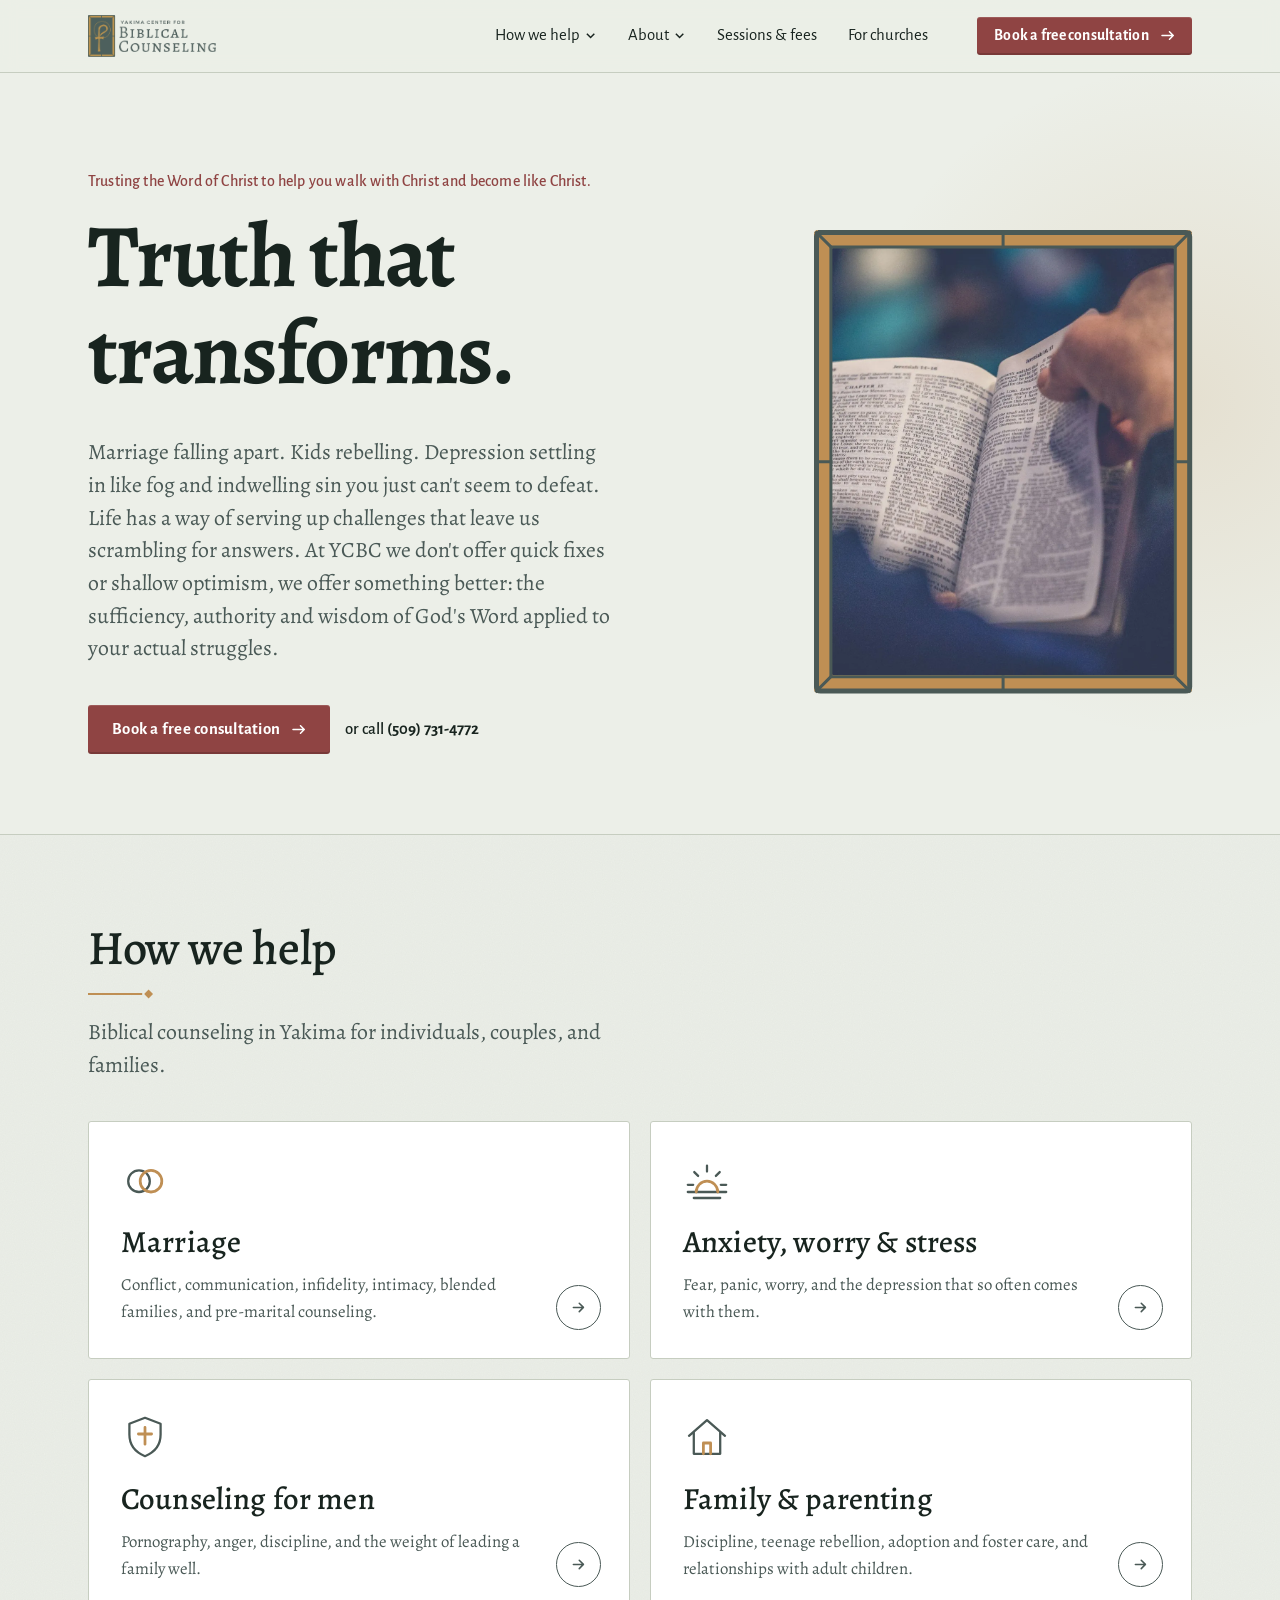
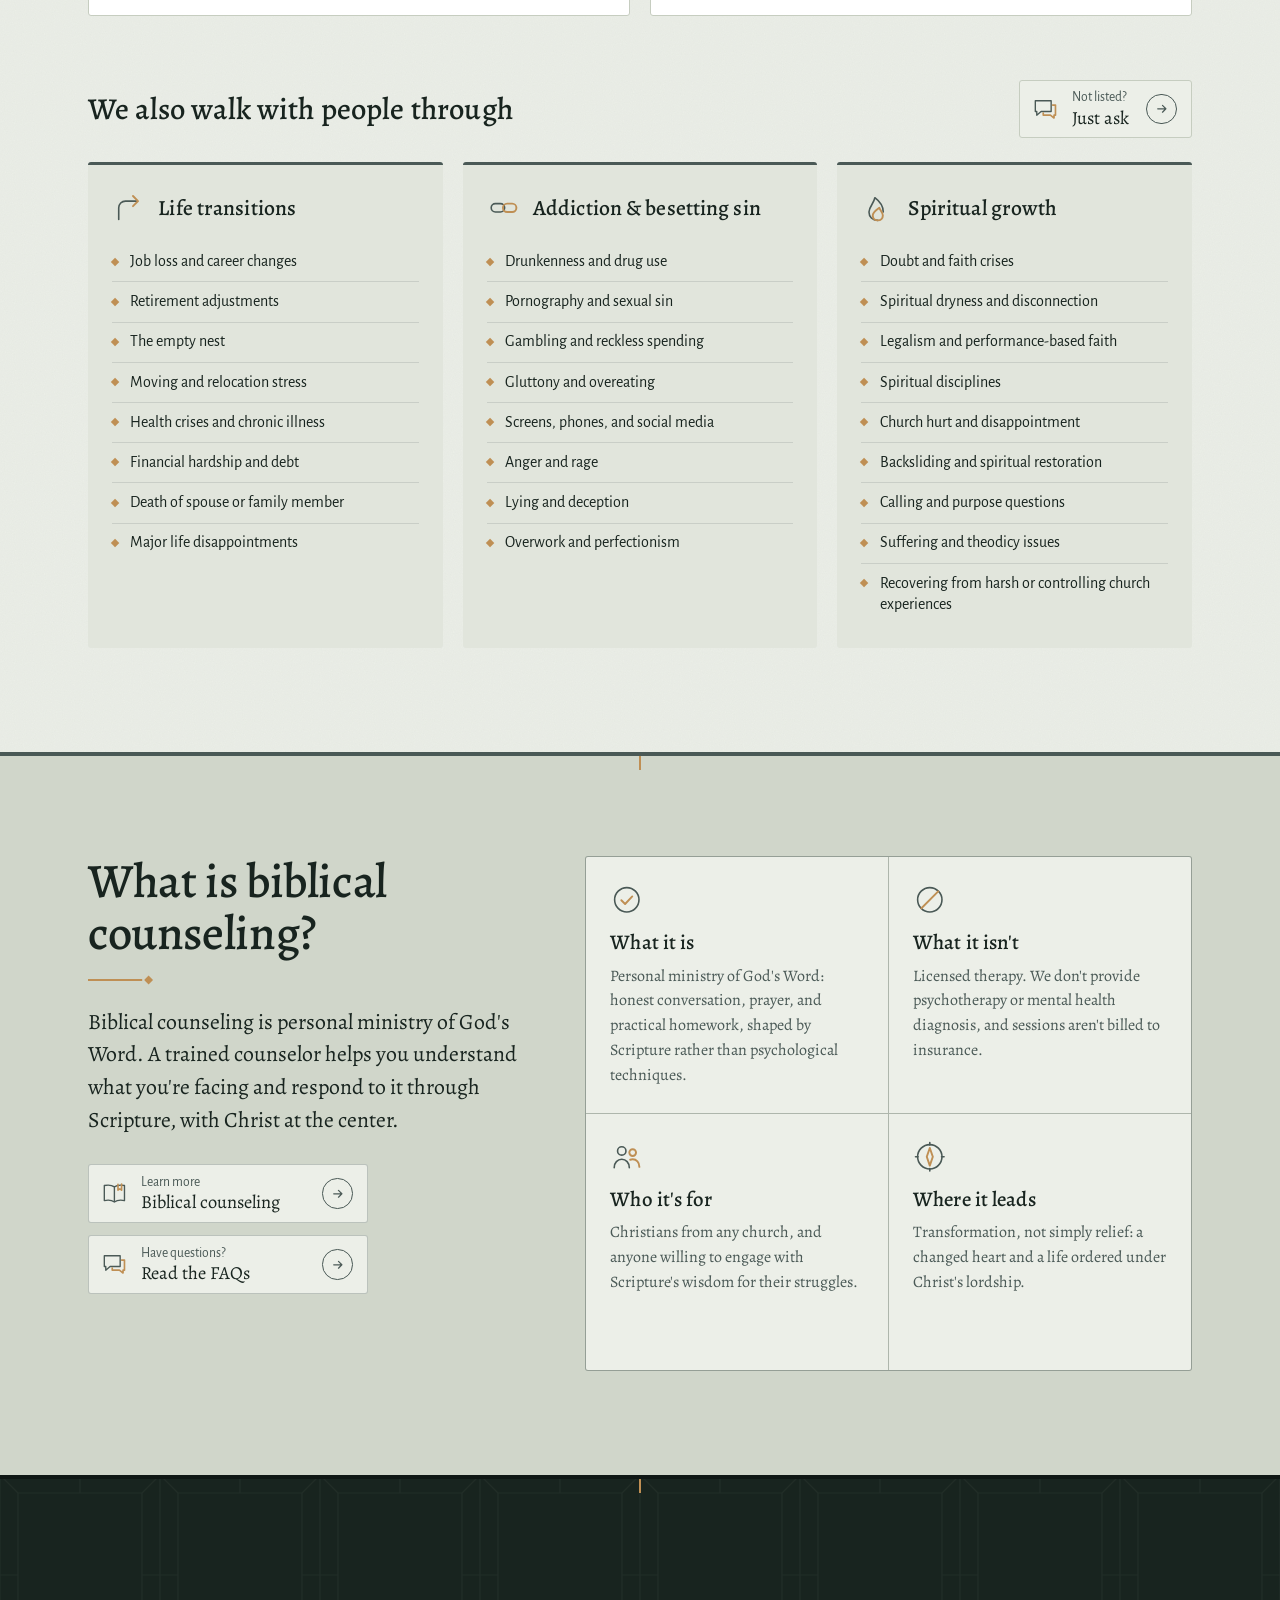
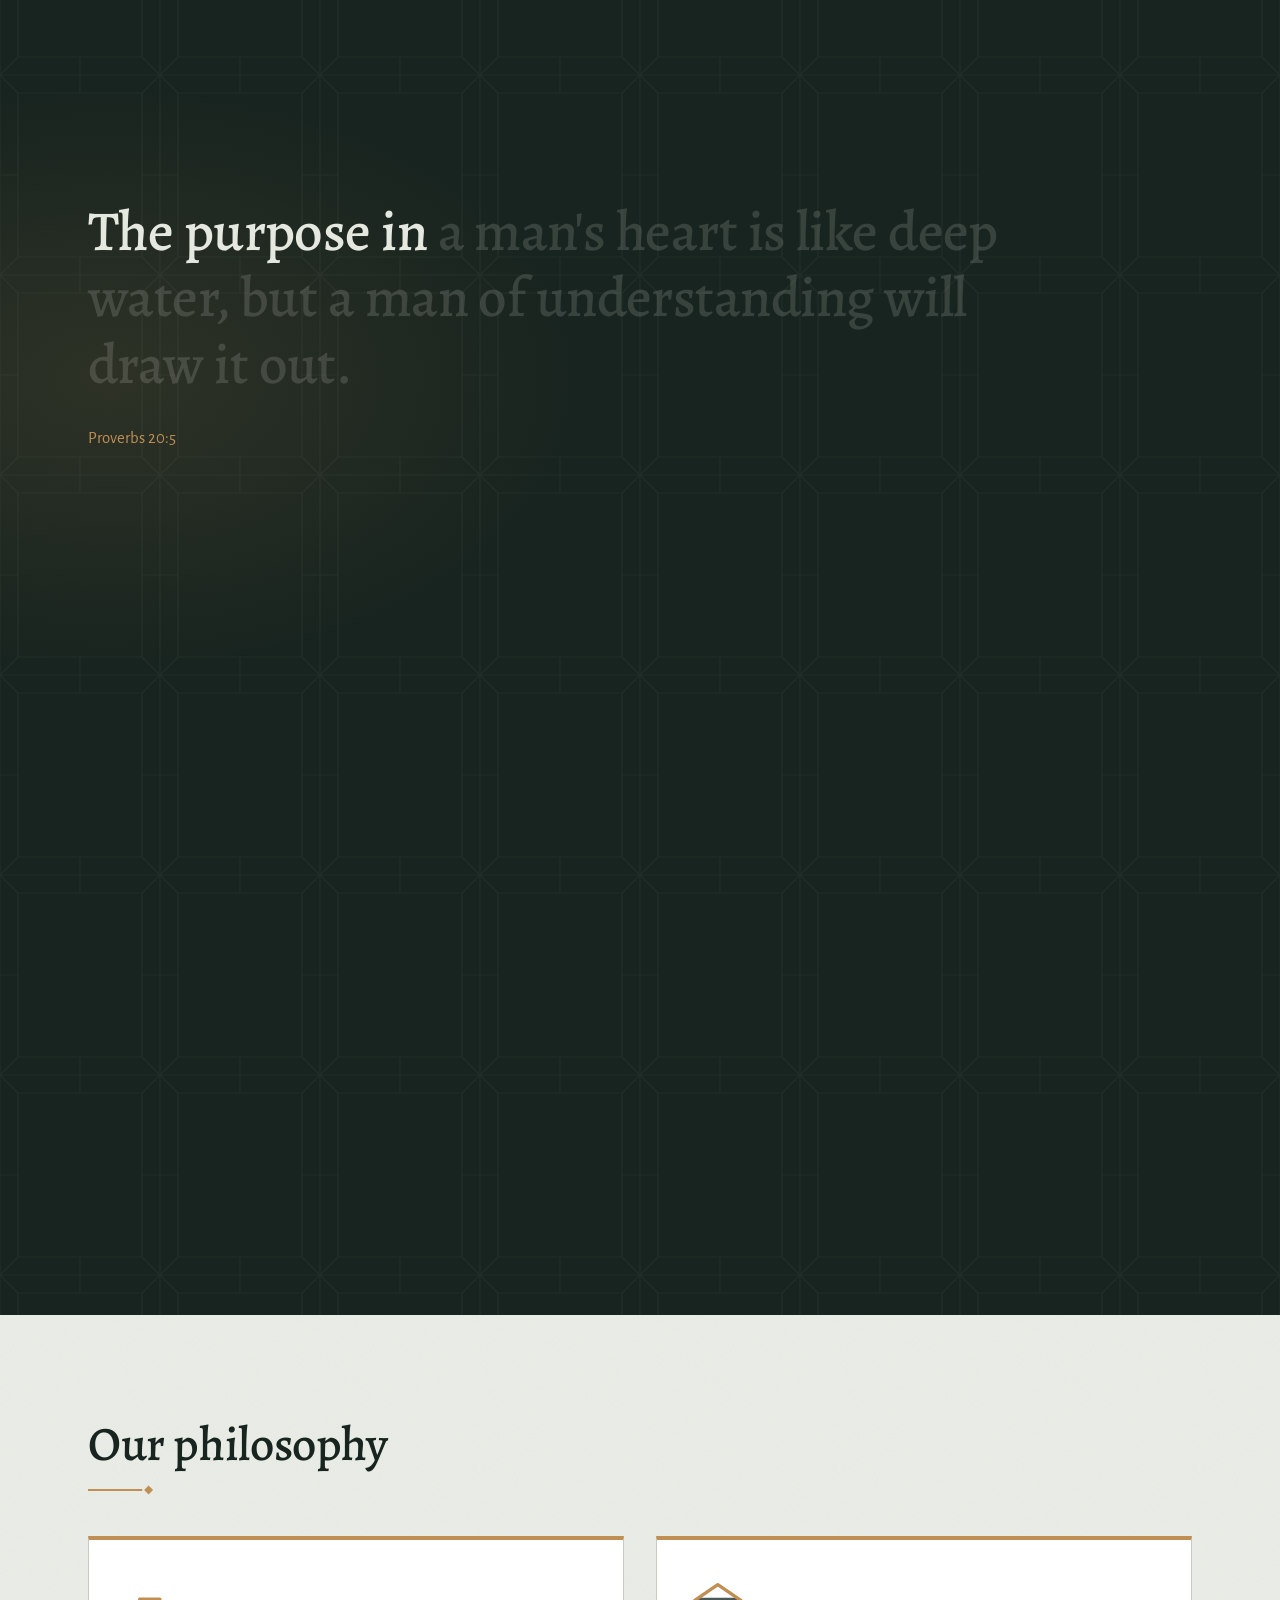
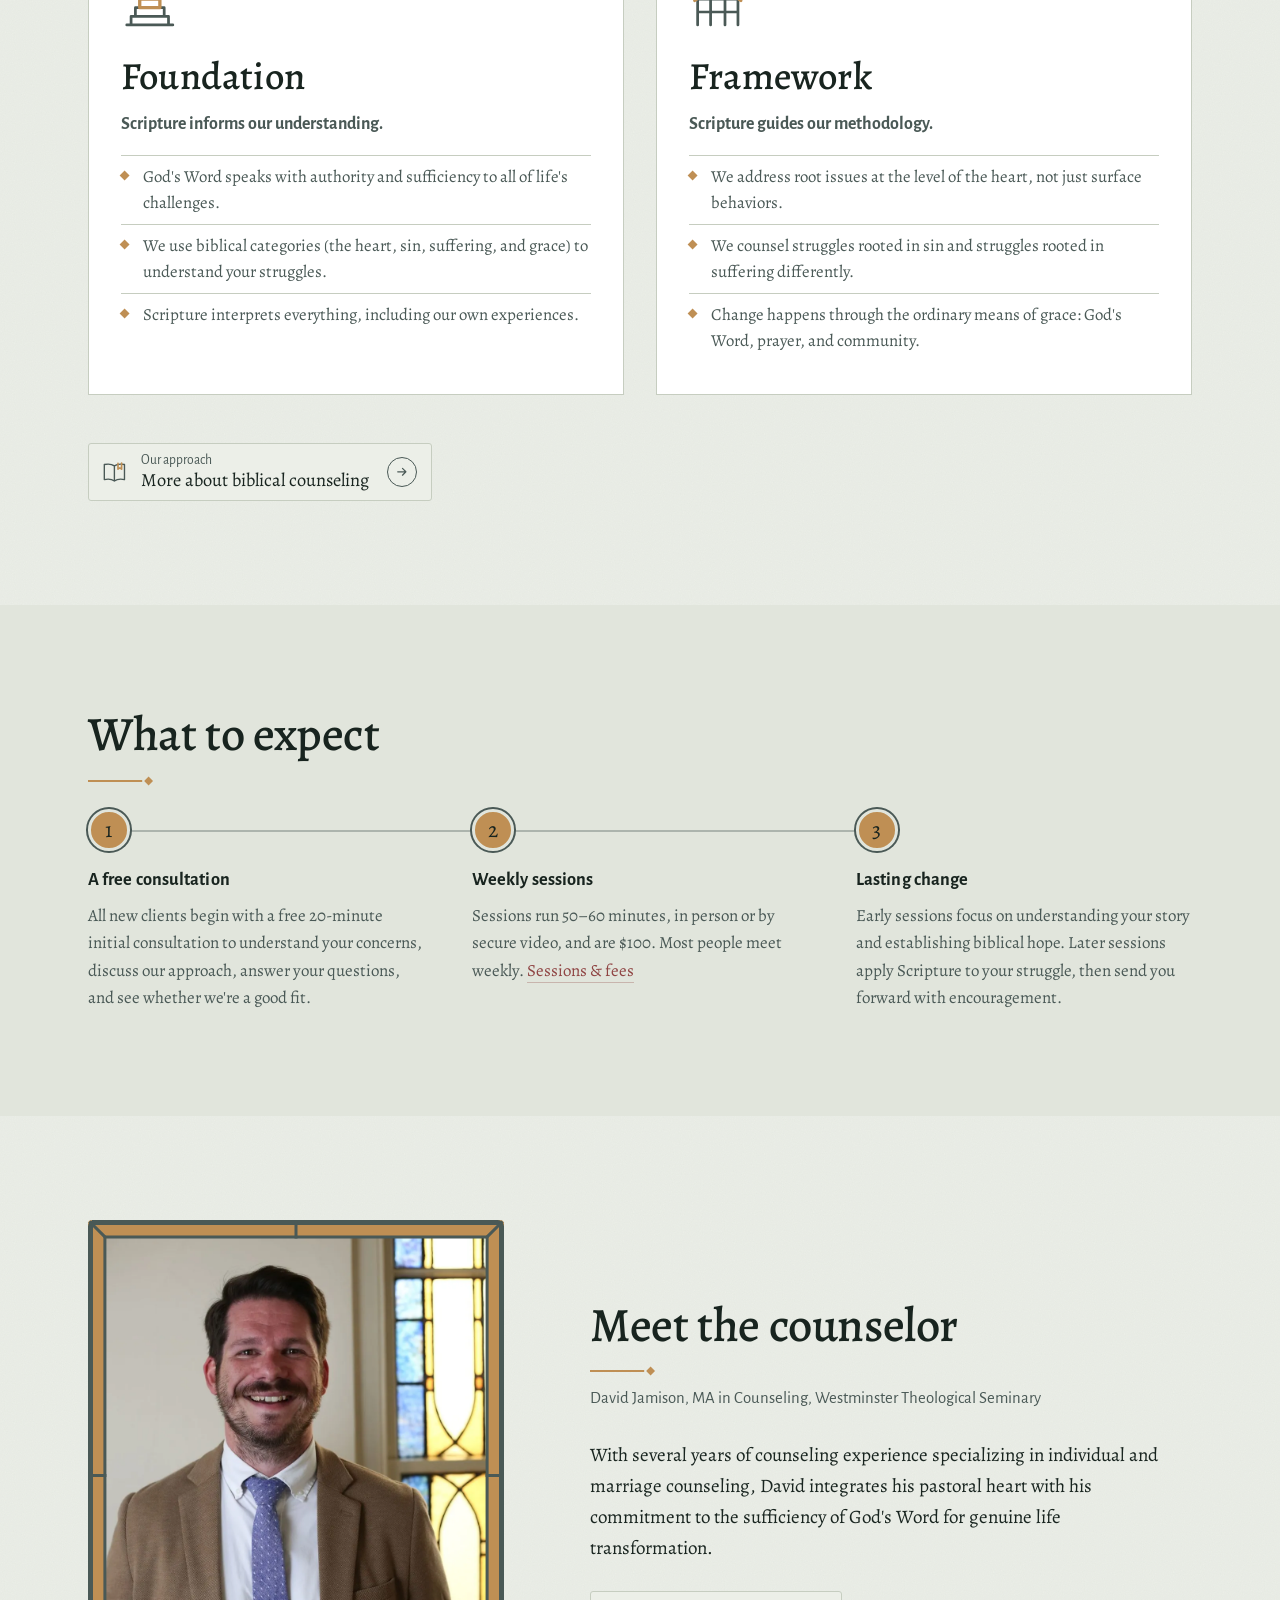
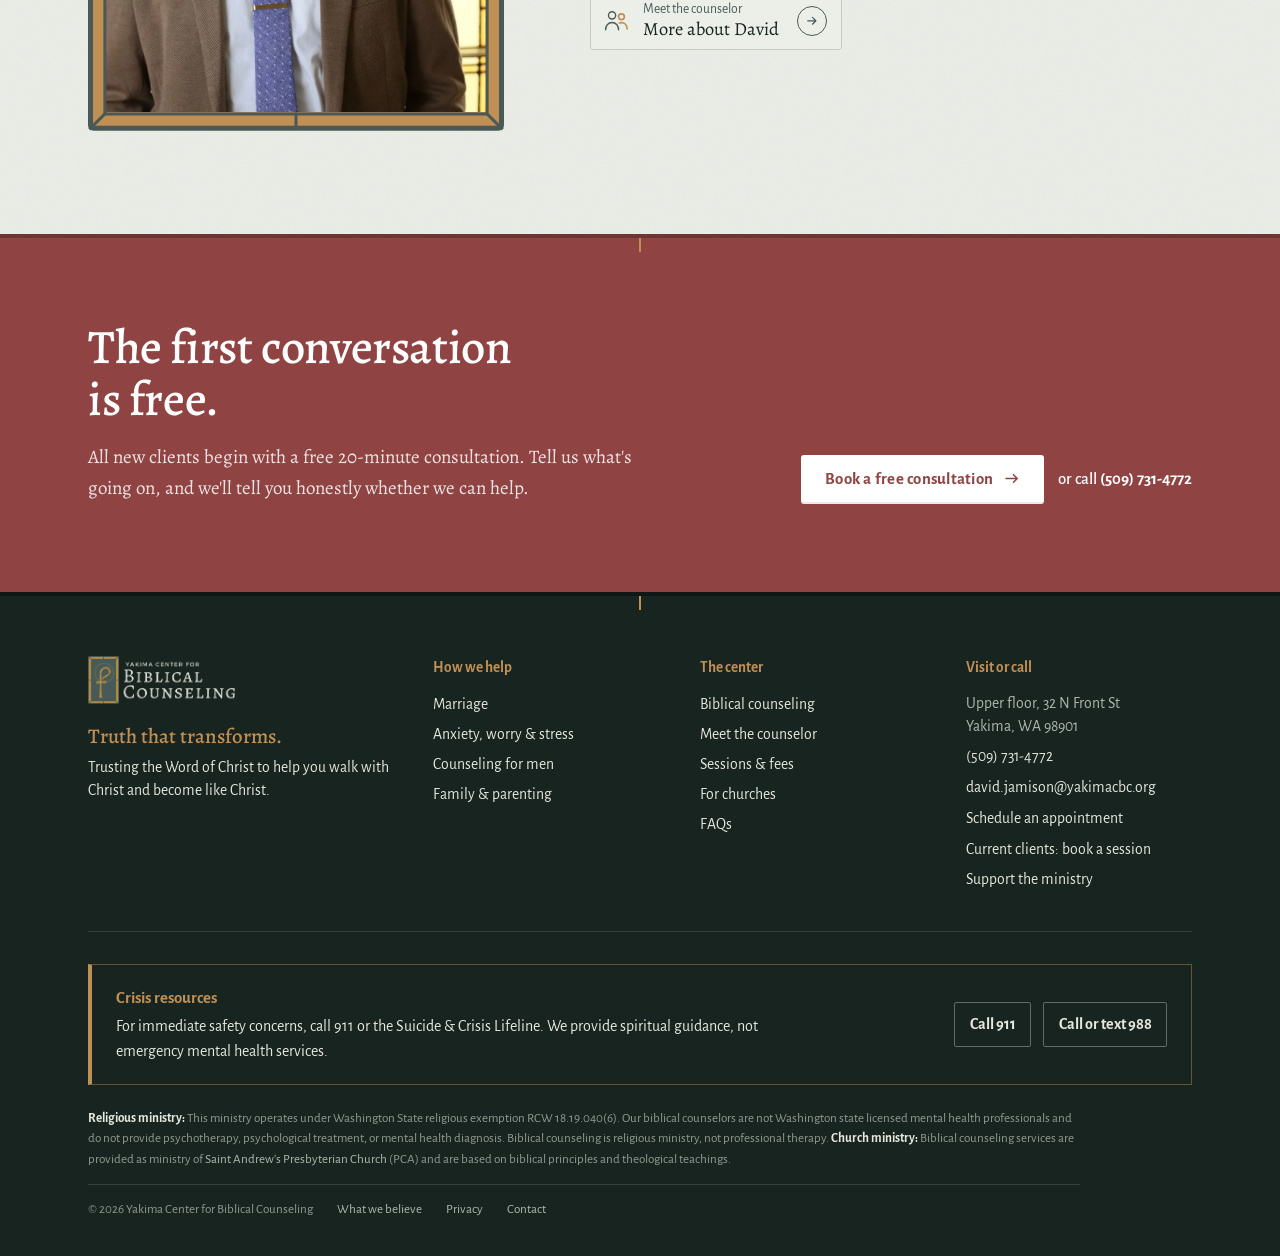
<file: index.html>
<!DOCTYPE html>
<html lang="en" class="js seam-a">
<head>
<meta charset="utf-8">
<meta name="viewport" content="width=device-width, initial-scale=1">
<title>Biblical &amp; Christian Counseling in Yakima, WA | YCBC</title>
<meta name="description" content="Biblical counseling in Yakima, WA for marriages, men, families, anxiety, and depression. God&#x27;s Word applied to your actual struggles. Free consultation.">
<link rel="canonical" href="https://yakimacbc.org/">
<meta property="og:title" content="Biblical &amp; Christian Counseling in Yakima, WA | YCBC">
<meta property="og:description" content="Biblical counseling in Yakima, WA for marriages, men, families, anxiety, and depression. God&#x27;s Word applied to your actual struggles. Free consultation.">
<meta property="og:type" content="website">
<meta property="og:url" content="https://yakimacbc.org/">
<meta property="og:image" content="https://yakimacbc.org/assets/og.jpg">
<meta name="theme-color" content="#18241F">
<link rel="icon" type="image/png" href="assets/favicon.png">
<link rel="apple-touch-icon" href="assets/favicon.png">
<link rel="preload" href="assets/fonts/alegreya-latin-500-normal.woff2" as="font" type="font/woff2" crossorigin>
<link rel="stylesheet" href="assets/styles.css?v=7accb95d">
<script type="application/ld+json">{"@context": "https://schema.org", "@graph": [{"@type": ["ProfessionalService", "LocalBusiness"], "@id": "https://yakimacbc.org/#center", "name": "Yakima Center for Biblical Counseling", "alternateName": "YCBC", "url": "https://yakimacbc.org", "logo": "https://yakimacbc.org/assets/logo.png", "image": "https://yakimacbc.org/assets/og.jpg", "slogan": "Truth that transforms.", "telephone": "+1-509-731-4772", "email": "david.jamison@yakimacbc.org", "address": {"@type": "PostalAddress", "streetAddress": "32 N Front Street, Upper Floor", "addressLocality": "Yakima", "addressRegion": "WA", "postalCode": "98901", "addressCountry": "US"}, "hasMap": "https://www.google.com/maps/search/?api=1&query=32+N+Front+St,+Yakima,+WA+98901", "areaServed": [{"@type": "City", "name": "Yakima, WA"}, {"@type": "City", "name": "Selah, WA"}, {"@type": "City", "name": "Union Gap, WA"}, {"@type": "City", "name": "Terrace Heights, WA"}, {"@type": "City", "name": "Moxee, WA"}, {"@type": "City", "name": "Wapato, WA"}, {"@type": "City", "name": "Naches, WA"}, {"@type": "Place", "name": "Yakima Valley, WA"}], "description": "Biblical counseling for individuals, couples, and families in Yakima, WA, applying the sufficiency, authority and wisdom of God's Word to life's struggles. A ministry of Saint Andrew's Presbyterian Church (PCA).", "priceRange": "$100 per session; free 20-minute initial consultation", "parentOrganization": {"@type": "Church", "name": "Saint Andrew's Presbyterian Church", "url": "https://www.saintandrewsyakima.org/"}, "founder": {"@id": "https://yakimacbc.org/about#david"}, "employee": {"@id": "https://yakimacbc.org/about#david"}, "potentialAction": {"@type": "ReserveAction", "target": "https://book.carepatron.com/Yakima-Center-for-Biblical-Counseling/David?p=CPYr9o-GQtWvPU1mG8IbVg&s=7IHqQZRP", "name": "Book a free consultation"}, "sameAs": ["https://www.saintandrewsyakima.org/", "https://ycbc.substack.com"], "knowsAbout": ["Biblical counseling", "Christian marriage counseling", "Anxiety and worry", "Depression", "Counseling for men", "Pornography and sexual sin", "Anger", "Parenting", "Pre-marital counseling", "Grief"]}, {"@type": "Person", "@id": "https://yakimacbc.org/about#david", "name": "David Jamison", "jobTitle": "Director, Yakima Center for Biblical Counseling", "url": "https://yakimacbc.org/about", "image": "https://yakimacbc.org/assets/david.jpg", "alumniOf": {"@type": "CollegeOrUniversity", "name": "Westminster Theological Seminary"}, "hasCredential": {"@type": "EducationalOccupationalCredential", "credentialCategory": "degree", "name": "MA in Counseling"}, "worksFor": {"@id": "https://yakimacbc.org/#center"}}]}</script>
</head>
<body>
<a class="skip" href="#main">Skip to content</a>
<header class="site-header">
  <div class="wrap">
    <a class="brand" href="index.html"><img src="assets/logo.png" alt="Yakima Center for Biblical Counseling" width="1253" height="408"></a>
    <nav class="nav" aria-label="Main">
      <div class="drop"><button type="button" aria-expanded="false" aria-haspopup="true">How we help <svg viewBox="0 0 12 12" aria-hidden="true"><path d="M2 4l4 4 4-4" fill="none" stroke="currentColor" stroke-width="1.6"/></svg></button>
        <div class="menu mega">
          <div class="mega-grid"><a class="mini-item" href="marriage.html"><svg class="ic ic-marriage" viewBox="0 0 40 40" aria-hidden="true"><circle cx="15" cy="21" r="9" class="s"/><circle cx="25" cy="21" r="9" class="g"/></svg><span><b>Marriage</b><small>Conflict, distance, broken trust, and preparing well for marriage.</small></span></a><a class="mini-item" href="anxiety.html"><svg class="ic ic-anxiety" viewBox="0 0 40 40" aria-hidden="true"><path class="s" d="M4 30h32M9 35h22M20 8v5M9.4 13.4l3.2 3.2M30.6 13.4l-3.2 3.2M4 24h4.5M31.5 24H36"/><path class="g" d="M11 30a9 9 0 0118 0"/></svg><span><b>Anxiety, worry & stress</b><small>Fear, overwhelm, discouragement, and depression.</small></span></a><a class="mini-item" href="men.html"><svg class="ic ic-men" viewBox="0 0 40 40" aria-hidden="true"><path class="s" d="M20 4l13 5v9c0 9-5.5 15-13 18C12.5 33 7 27 7 18V9z"/><path class="g" d="M20 12v14M14.5 17.5h11"/></svg><span><b>Counseling for men</b><small>Pornography, anger, discipline, and leading a family.</small></span></a><a class="mini-item" href="family.html"><svg class="ic ic-family" viewBox="0 0 40 40" aria-hidden="true"><path class="s" d="M5 19L20 6l15 13M9 16v18h22V16"/><path class="g" d="M17 34v-9h6v9"/></svg><span><b>Family & parenting</b><small>Defiant kids, divided parents, and homes in conflict.</small></span></a></div>
          <div class="mega-foot"><span>Not sure where you fit? Every new client starts with a free 20-minute consultation.</span><a class="btn btn-primary btn-sm" href="https://book.carepatron.com/Yakima-Center-for-Biblical-Counseling/David?p=CPYr9o-GQtWvPU1mG8IbVg&s=7IHqQZRP" target="_blank" rel="noopener" data-goatcounter-click="book-consultation" data-goatcounter-title="Book a free consultation">Book a consultation</a></div>
        </div>
      </div>
      <div class="drop"><button type="button" aria-expanded="false" aria-haspopup="true">About <svg viewBox="0 0 12 12" aria-hidden="true"><path d="M2 4l4 4 4-4" fill="none" stroke="currentColor" stroke-width="1.6"/></svg></button>
        <div class="menu mini"><a class="mini-item" href="biblical-counseling.html"><svg class="ic ic-book" viewBox="0 0 40 40" aria-hidden="true"><path class="s" d="M20 11c-4-3-9-3-14-2v21c5-1 10-1 14 2 4-3 9-3 14-2V9c-5-1-10-1-14 2zM20 11v21"/><path class="g" d="M25 7.5v8l2.5-1.8 2.5 1.8v-8.6"/></svg><span><b>Biblical counseling</b><small>What it is, and how we approach it.</small></span></a><a class="mini-item" href="about.html"><svg class="ic ic-people" viewBox="0 0 40 40" aria-hidden="true"><circle class="s" cx="14" cy="13" r="5"/><path class="s" d="M5 33c0-6 4-10 9-10s9 4 9 10"/><circle class="g" cx="27" cy="15" r="4"/><path class="g" d="M24 23.5c1-.4 2-.5 3-.5 4.4 0 8 3.4 8 9"/></svg><span><b>Meet the counselor</b><small>David Jamison, director.</small></span></a><a class="mini-item" href="faq.html"><svg class="ic ic-chat" viewBox="0 0 40 40" aria-hidden="true"><path class="s" d="M6 8h22v15H14l-6 5v-5H6z"/><path class="g" d="M30 14h4v14h-2v4l-5-4H17v-3"/></svg><span><b>FAQs</b><small>Common questions, answered plainly.</small></span></a><a class="mini-item" href="contact.html"><svg class="ic ic-pin" viewBox="0 0 40 40" aria-hidden="true"><path class="s" d="M20 35s11-10.5 11-19a11 11 0 00-22 0c0 8.5 11 19 11 19z"/><circle class="g" cx="20" cy="16" r="4"/></svg><span><b>Contact</b><small>Phone, email, and our office.</small></span></a><a class="mini-item mini-client" href="https://book.carepatron.com/Yakima-Center-for-Biblical-Counseling/David?p=CPYr9o-GQtWvPU1mG8IbVg&s=7IHqQZRP" target="_blank" rel="noopener" data-goatcounter-click="client-booking" data-goatcounter-title="Current client booking"><svg class="ic ic-key" viewBox="0 0 40 40" aria-hidden="true"><circle class="s" cx="13" cy="20" r="7"/><path class="s" d="M20 20h15M30 20v5M35 20v4"/><circle class="g" cx="13" cy="20" r="2.5"/></svg><span><b>Current clients</b><small>Book your next session</small></span></a></div>
      </div>
      <a href="fees.html">Sessions &amp; fees</a>
      <a href="churches.html">For churches</a>
    </nav>
    <a class="btn btn-primary" href="https://book.carepatron.com/Yakima-Center-for-Biblical-Counseling/David?p=CPYr9o-GQtWvPU1mG8IbVg&s=7IHqQZRP" target="_blank" rel="noopener" data-goatcounter-click="book-consultation" data-goatcounter-title="Book a free consultation">Book a free consultation</a>
    <button class="menu-toggle" type="button" aria-expanded="false" aria-label="Open menu"><svg viewBox="0 0 24 24" aria-hidden="true"><path d="M3 7h18M3 12h18M3 17h18" stroke="currentColor" stroke-width="1.8" fill="none" stroke-linecap="round"/></svg></button>
  </div>
</header>
<div class="mobile-nav" role="dialog" aria-modal="true" aria-label="Menu">
  <div class="top"><img src="assets/logo-light.png" alt=""><button class="close" type="button" aria-label="Close menu"><svg viewBox="0 0 24 24" aria-hidden="true"><path d="M5 5l14 14M19 5L5 19" stroke="currentColor" stroke-width="1.8" fill="none" stroke-linecap="round"/></svg></button></div>
  <div class="m-groups">
    <details class="m-group" open><summary class="m-label">How we help<svg viewBox="0 0 12 12" aria-hidden="true"><path d="M2 4l4 4 4-4" fill="none" stroke="currentColor" stroke-width="1.6"/></svg></summary><div class="m-body"><div class="m-in"><div class="m-list"><a class="m-item" href="marriage.html"><svg class="ic ic-marriage" viewBox="0 0 40 40" aria-hidden="true"><circle cx="15" cy="21" r="9" class="s"/><circle cx="25" cy="21" r="9" class="g"/></svg><span>Marriage</span><svg class="chev" viewBox="0 0 12 12" aria-hidden="true"><path d="M4 2l4 4-4 4" fill="none" stroke="currentColor" stroke-width="1.6"/></svg></a><a class="m-item" href="anxiety.html"><svg class="ic ic-anxiety" viewBox="0 0 40 40" aria-hidden="true"><path class="s" d="M4 30h32M9 35h22M20 8v5M9.4 13.4l3.2 3.2M30.6 13.4l-3.2 3.2M4 24h4.5M31.5 24H36"/><path class="g" d="M11 30a9 9 0 0118 0"/></svg><span>Anxiety, worry & stress</span><svg class="chev" viewBox="0 0 12 12" aria-hidden="true"><path d="M4 2l4 4-4 4" fill="none" stroke="currentColor" stroke-width="1.6"/></svg></a><a class="m-item" href="men.html"><svg class="ic ic-men" viewBox="0 0 40 40" aria-hidden="true"><path class="s" d="M20 4l13 5v9c0 9-5.5 15-13 18C12.5 33 7 27 7 18V9z"/><path class="g" d="M20 12v14M14.5 17.5h11"/></svg><span>Counseling for men</span><svg class="chev" viewBox="0 0 12 12" aria-hidden="true"><path d="M4 2l4 4-4 4" fill="none" stroke="currentColor" stroke-width="1.6"/></svg></a><a class="m-item" href="family.html"><svg class="ic ic-family" viewBox="0 0 40 40" aria-hidden="true"><path class="s" d="M5 19L20 6l15 13M9 16v18h22V16"/><path class="g" d="M17 34v-9h6v9"/></svg><span>Family & parenting</span><svg class="chev" viewBox="0 0 12 12" aria-hidden="true"><path d="M4 2l4 4-4 4" fill="none" stroke="currentColor" stroke-width="1.6"/></svg></a></div></div></div></details>
    <details class="m-group"><summary class="m-label">About<svg viewBox="0 0 12 12" aria-hidden="true"><path d="M2 4l4 4 4-4" fill="none" stroke="currentColor" stroke-width="1.6"/></svg></summary><div class="m-body"><div class="m-in"><div class="m-list"><a class="m-item" href="biblical-counseling.html"><svg class="ic ic-book" viewBox="0 0 40 40" aria-hidden="true"><path class="s" d="M20 11c-4-3-9-3-14-2v21c5-1 10-1 14 2 4-3 9-3 14-2V9c-5-1-10-1-14 2zM20 11v21"/><path class="g" d="M25 7.5v8l2.5-1.8 2.5 1.8v-8.6"/></svg><span>Biblical counseling</span><svg class="chev" viewBox="0 0 12 12" aria-hidden="true"><path d="M4 2l4 4-4 4" fill="none" stroke="currentColor" stroke-width="1.6"/></svg></a><a class="m-item" href="about.html"><svg class="ic ic-people" viewBox="0 0 40 40" aria-hidden="true"><circle class="s" cx="14" cy="13" r="5"/><path class="s" d="M5 33c0-6 4-10 9-10s9 4 9 10"/><circle class="g" cx="27" cy="15" r="4"/><path class="g" d="M24 23.5c1-.4 2-.5 3-.5 4.4 0 8 3.4 8 9"/></svg><span>Meet the counselor</span><svg class="chev" viewBox="0 0 12 12" aria-hidden="true"><path d="M4 2l4 4-4 4" fill="none" stroke="currentColor" stroke-width="1.6"/></svg></a><a class="m-item" href="faq.html"><svg class="ic ic-chat" viewBox="0 0 40 40" aria-hidden="true"><path class="s" d="M6 8h22v15H14l-6 5v-5H6z"/><path class="g" d="M30 14h4v14h-2v4l-5-4H17v-3"/></svg><span>FAQs</span><svg class="chev" viewBox="0 0 12 12" aria-hidden="true"><path d="M4 2l4 4-4 4" fill="none" stroke="currentColor" stroke-width="1.6"/></svg></a><a class="m-item" href="contact.html"><svg class="ic ic-pin" viewBox="0 0 40 40" aria-hidden="true"><path class="s" d="M20 35s11-10.5 11-19a11 11 0 00-22 0c0 8.5 11 19 11 19z"/><circle class="g" cx="20" cy="16" r="4"/></svg><span>Contact</span><svg class="chev" viewBox="0 0 12 12" aria-hidden="true"><path d="M4 2l4 4-4 4" fill="none" stroke="currentColor" stroke-width="1.6"/></svg></a></div></div></div></details>
    <details class="m-group"><summary class="m-label">Next steps<svg viewBox="0 0 12 12" aria-hidden="true"><path d="M2 4l4 4 4-4" fill="none" stroke="currentColor" stroke-width="1.6"/></svg></summary><div class="m-body"><div class="m-in">
      <div class="m-list"><a class="m-item" href="fees.html"><svg class="ic ic-card" viewBox="0 0 40 40" aria-hidden="true"><rect class="s" x="5" y="10" width="30" height="20" rx="1.5"/><path class="s" d="M5 16h30"/><path class="g" d="M10 24h8"/></svg><span>Sessions &amp; fees</span><svg class="chev" viewBox="0 0 12 12" aria-hidden="true"><path d="M4 2l4 4-4 4" fill="none" stroke="currentColor" stroke-width="1.6"/></svg></a>
      <a class="m-item" href="churches.html"><svg class="ic ic-church" viewBox="0 0 40 40" aria-hidden="true"><path class="s" d="M8 36V20l12-8 12 8v16M5 36h30M17 36v-6a3 3 0 016 0v6"/><path class="g" d="M20 3v9M16.5 6.5h7"/></svg><span>For pastors &amp; churches</span><svg class="chev" viewBox="0 0 12 12" aria-hidden="true"><path d="M4 2l4 4-4 4" fill="none" stroke="currentColor" stroke-width="1.6"/></svg></a></div>
    </div></div></details>
  </div>
  <div class="m-foot">
    <a class="btn btn-gold" href="https://book.carepatron.com/Yakima-Center-for-Biblical-Counseling/David?p=CPYr9o-GQtWvPU1mG8IbVg&s=7IHqQZRP" target="_blank" rel="noopener" data-goatcounter-click="book-consultation" data-goatcounter-title="Book a free consultation">Book a free consultation</a>
    <a class="m-tel" href="tel:+15097314772" data-goatcounter-click="call" data-goatcounter-title="Phone call">or call (509) 731-4772</a>
    <a class="m-client" href="https://book.carepatron.com/Yakima-Center-for-Biblical-Counseling/David?p=CPYr9o-GQtWvPU1mG8IbVg&s=7IHqQZRP" target="_blank" rel="noopener" data-goatcounter-click="client-booking" data-goatcounter-title="Current client booking"><svg class="ic ic-key" viewBox="0 0 40 40" aria-hidden="true"><circle class="s" cx="13" cy="20" r="7"/><path class="s" d="M20 20h15M30 20v5M35 20v4"/><circle class="g" cx="13" cy="20" r="2.5"/></svg><span>Current clients: book your next session</span></a>
    <p class="mob-tag">Trusting the Word of Christ to help you walk with Christ and become like Christ.</p>
  </div>
</div>
<main id="main">
<section class="hero">
  <div class="hero-glow"></div>
  <div class="wrap">
    <div>
      <p class="kicker">Trusting the Word of Christ to help you walk with Christ and become like Christ.</p>
      <h1><span class="line"><span>Truth that</span></span><span class="line"><span>transforms.</span></span></h1>
      <p class="lede">Marriage falling apart. Kids rebelling. Depression settling in like fog and indwelling sin you just can't seem to defeat. Life has a way of serving up challenges that leave us scrambling for answers. At YCBC we don't offer quick fixes or shallow optimism, we offer something better: the sufficiency, authority and wisdom of God's Word applied to your actual struggles.</p>
      <div class="actions"><a class="btn btn-primary" href="https://book.carepatron.com/Yakima-Center-for-Biblical-Counseling/David?p=CPYr9o-GQtWvPU1mG8IbVg&s=7IHqQZRP" target="_blank" rel="noopener" data-goatcounter-click="book-consultation" data-goatcounter-title="Book a free consultation">Book a free consultation</a><a class="tel" href="tel:+15097314772" data-goatcounter-click="call" data-goatcounter-title="Phone call">or call <b>(509) 731-4772</b></a></div>
    </div>
    <figure class="hero-photo"><div class="bevel"><picture><source srcset="assets/bible.webp" type="image/webp"><img src="assets/bible.jpg" alt="An open Bible" width="960" height="1200"></picture></div></figure>
  </div>
</section>

<section class="section" id="help">
  <div class="wrap">
    <div class="section-head">
      <h2>How we help</h2>
      <p class="lede">Biblical counseling in Yakima for individuals, couples, and families.</p>
    </div>
    <div class="tiles">
      <a class="tile" href="marriage.html"><svg class="ic ic-marriage" viewBox="0 0 40 40" aria-hidden="true"><circle cx="15" cy="21" r="9" class="s"/><circle cx="25" cy="21" r="9" class="g"/></svg><h3>Marriage</h3><p>Conflict, communication, infidelity, intimacy, blended families, and pre-marital counseling.</p><span class="go"><svg viewBox="0 0 20 20" aria-hidden="true"><path d="M4 10h11M11 5l5 5-5 5" fill="none" stroke-width="1.8" stroke-linecap="round" stroke-linejoin="round"/></svg></span></a>
      <a class="tile" href="anxiety.html"><svg class="ic ic-anxiety" viewBox="0 0 40 40" aria-hidden="true"><path class="s" d="M4 30h32M9 35h22M20 8v5M9.4 13.4l3.2 3.2M30.6 13.4l-3.2 3.2M4 24h4.5M31.5 24H36"/><path class="g" d="M11 30a9 9 0 0118 0"/></svg><h3>Anxiety, worry &amp; stress</h3><p>Fear, panic, worry, and the depression that so often comes with them.</p><span class="go"><svg viewBox="0 0 20 20" aria-hidden="true"><path d="M4 10h11M11 5l5 5-5 5" fill="none" stroke-width="1.8" stroke-linecap="round" stroke-linejoin="round"/></svg></span></a>
      <a class="tile" href="men.html"><svg class="ic ic-men" viewBox="0 0 40 40" aria-hidden="true"><path class="s" d="M20 4l13 5v9c0 9-5.5 15-13 18C12.5 33 7 27 7 18V9z"/><path class="g" d="M20 12v14M14.5 17.5h11"/></svg><h3>Counseling for men</h3><p>Pornography, anger, discipline, and the weight of leading a family well.</p><span class="go"><svg viewBox="0 0 20 20" aria-hidden="true"><path d="M4 10h11M11 5l5 5-5 5" fill="none" stroke-width="1.8" stroke-linecap="round" stroke-linejoin="round"/></svg></span></a>
      <a class="tile" href="family.html"><svg class="ic ic-family" viewBox="0 0 40 40" aria-hidden="true"><path class="s" d="M5 19L20 6l15 13M9 16v18h22V16"/><path class="g" d="M17 34v-9h6v9"/></svg><h3>Family &amp; parenting</h3><p>Discipline, teenage rebellion, adoption and foster care, and relationships with adult children.</p><span class="go"><svg viewBox="0 0 20 20" aria-hidden="true"><path d="M4 10h11M11 5l5 5-5 5" fill="none" stroke-width="1.8" stroke-linecap="round" stroke-linejoin="round"/></svg></span></a>
    </div>
    <div class="also-wrap">
      <div class="also-head"><h3 class="also-h">We also walk with people through</h3><a class="ask-link" href="contact.html"><svg class="ic ic-chat" viewBox="0 0 40 40" aria-hidden="true"><path class="s" d="M6 8h22v15H14l-6 5v-5H6z"/><path class="g" d="M30 14h4v14h-2v4l-5-4H17v-3"/></svg><span><small>Not listed?</small>Just ask</span><span class="arr"><svg viewBox="0 0 20 20" aria-hidden="true"><path d="M4 10h11M11 5l5 5-5 5" fill="none" stroke-width="1.8" stroke-linecap="round" stroke-linejoin="round"/></svg></span></a></div>
      <div class="also-grid">
        <article class="tag-card"><div class="tc-head"><svg class="ic ic-turn" viewBox="0 0 40 40" aria-hidden="true"><path class="s" d="M8 34V20a8 8 0 018-8h14"/><path class="g" d="M25 6l6 6-6 6"/></svg><h3>Life transitions</h3></div><ul class="topic-list"><li>Job loss and career changes</li><li>Retirement adjustments</li><li>The empty nest</li><li>Moving and relocation stress</li><li>Health crises and chronic illness</li><li>Financial hardship and debt</li><li>Death of spouse or family member</li><li>Major life disappointments</li></ul></article>
        <article class="tag-card"><div class="tc-head"><svg class="ic ic-chain" viewBox="0 0 40 40" aria-hidden="true"><rect class="s" x="5" y="15" width="16" height="10" rx="5"/><rect class="g" x="19" y="15" width="16" height="10" rx="5"/></svg><h3>Addiction &amp; besetting sin</h3></div><ul class="topic-list"><li>Drunkenness and drug use</li><li>Pornography and sexual sin</li><li>Gambling and reckless spending</li><li>Gluttony and overeating</li><li>Screens, phones, and social media</li><li>Anger and rage</li><li>Lying and deception</li><li>Overwork and perfectionism</li></ul></article>
        <article class="tag-card"><div class="tc-head"><svg class="ic ic-flame" viewBox="0 0 40 40" aria-hidden="true"><path class="s" d="M20 35c-6.5 0-10.5-4.3-10.5-10 0-6.5 6-10 7-17 4 3 10 8.5 10 17"/><path class="g" d="M20 35c3.6 0 6-2.4 6-5.8 0-3.6-3-5.6-4.2-9.2-2.5 2-7.8 4.8-7.8 9.2 0 3.4 2.4 5.8 6 5.8z"/></svg><h3>Spiritual growth</h3></div><ul class="topic-list"><li>Doubt and faith crises</li><li>Spiritual dryness and disconnection</li><li>Legalism and performance-based faith</li><li>Spiritual disciplines</li><li>Church hurt and disappointment</li><li>Backsliding and spiritual restoration</li><li>Calling and purpose questions</li><li>Suffering and theodicy issues</li><li>Recovering from harsh or controlling church experiences</li></ul></article>
      </div>
    </div>
  </div>
</section>

<section class="section sage" id="what">
  <div class="wrap wi">
    <div class="wi-intro">
      <h2>What is biblical counseling?</h2>
      <p class="lede">Biblical counseling is personal ministry of God's Word. A trained counselor helps you understand what you're facing and respond to it through Scripture, with Christ at the center.</p>
      <div class="link-row"><a class="ask-link" href="biblical-counseling.html"><svg class="ic ic-book" viewBox="0 0 40 40" aria-hidden="true"><path class="s" d="M20 11c-4-3-9-3-14-2v21c5-1 10-1 14 2 4-3 9-3 14-2V9c-5-1-10-1-14 2zM20 11v21"/><path class="g" d="M25 7.5v8l2.5-1.8 2.5 1.8v-8.6"/></svg><span><small>Learn more</small>Biblical counseling</span><span class="arr"><svg viewBox="0 0 20 20" aria-hidden="true"><path d="M4 10h11M11 5l5 5-5 5" fill="none" stroke-width="1.8" stroke-linecap="round" stroke-linejoin="round"/></svg></span></a><a class="ask-link" href="faq.html"><svg class="ic ic-chat" viewBox="0 0 40 40" aria-hidden="true"><path class="s" d="M6 8h22v15H14l-6 5v-5H6z"/><path class="g" d="M30 14h4v14h-2v4l-5-4H17v-3"/></svg><span><small>Have questions?</small>Read the FAQs</span><span class="arr"><svg viewBox="0 0 20 20" aria-hidden="true"><path d="M4 10h11M11 5l5 5-5 5" fill="none" stroke-width="1.8" stroke-linecap="round" stroke-linejoin="round"/></svg></span></a></div>
    </div>
    <div class="wi-grid"><div class="wi-cell"><svg class="ic ic-check" viewBox="0 0 40 40" aria-hidden="true"><circle class="s" cx="20" cy="20" r="14.5"/><path class="g" d="M13.5 20.5l4.5 4.5 8.5-9"/></svg><h3>What it is</h3><p>Personal ministry of God's Word: honest conversation, prayer, and practical homework, shaped by Scripture rather than psychological techniques.</p></div><div class="wi-cell"><svg class="ic ic-not" viewBox="0 0 40 40" aria-hidden="true"><circle class="s" cx="20" cy="20" r="14.5"/><path class="g" d="M10 30L30 10"/></svg><h3>What it isn't</h3><p>Licensed therapy. We don't provide psychotherapy or mental health diagnosis, and sessions aren't billed to insurance.</p></div><div class="wi-cell"><svg class="ic ic-people" viewBox="0 0 40 40" aria-hidden="true"><circle class="s" cx="14" cy="13" r="5"/><path class="s" d="M5 33c0-6 4-10 9-10s9 4 9 10"/><circle class="g" cx="27" cy="15" r="4"/><path class="g" d="M24 23.5c1-.4 2-.5 3-.5 4.4 0 8 3.4 8 9"/></svg><h3>Who it's for</h3><p>Christians from any church, and anyone willing to engage with Scripture's wisdom for their struggles.</p></div><div class="wi-cell"><svg class="ic ic-compass" viewBox="0 0 40 40" aria-hidden="true"><circle class="s" cx="20" cy="20" r="14.5"/><path class="s" d="M20 3v3M20 34v3M3 20h3M34 20h3"/><path class="g" d="M20 9.5l3.6 10.5L20 30.5 16.4 20z"/></svg><h3>Where it leads</h3><p>Transformation, not simply relief: a changed heart and a life ordered under Christ's lordship.</p></div></div>
  </div>
</section>

<section class="scene" data-scene="words" aria-label="Proverbs 20:5">
  <div class="stage"><div class="wrap">
    <blockquote style="margin:0"><p class="words"><span class="w">The</span> <span class="w">purpose</span> <span class="w">in</span> <span class="w">a</span> <span class="w">man's</span> <span class="w">heart</span> <span class="w">is</span> <span class="w">like</span> <span class="w">deep</span> <span class="w">water,</span> <span class="w">but</span> <span class="w">a</span> <span class="w">man</span> <span class="w">of</span> <span class="w">understanding</span> <span class="w">will</span> <span class="w">draw</span> <span class="w">it</span> <span class="w">out.</span></p><cite><a class="ref" href="https://www.esv.org/Proverbs+20:5/" target="_blank" rel="noopener">Proverbs 20:5</a></cite></blockquote>
  </div></div>
</section>

<section class="section">
  <div class="wrap">
    <div class="section-head"><h2>Our philosophy</h2></div>
    <div class="ff">
      <div class="ff-card">
        <svg class="ic ic-foundation" viewBox="0 0 40 40" aria-hidden="true"><path class="s" d="M4 34h32M7 28h26v6H7zM10 22h20v6H10z"/><path class="g" d="M13 16h14v6H13z"/></svg>
        <h3>Foundation</h3><p class="ff-sub">Scripture informs our understanding.</p>
        <ul><li>God's Word speaks with authority and sufficiency to all of life's challenges.</li><li>We use biblical categories (the heart, sin, suffering, and grace) to understand your struggles.</li><li>Scripture interprets everything, including our own experiences.</li></ul>
      </div>
      <div class="ff-card">
        <svg class="ic ic-framework" viewBox="0 0 40 40" aria-hidden="true"><path class="s" d="M6 34V16h28v18M6 25h28M15 16v18M25 16v18"/><path class="g" d="M4 17L20 6l16 11"/></svg>
        <h3>Framework</h3><p class="ff-sub">Scripture guides our methodology.</p>
        <ul><li>We address root issues at the level of the heart, not just surface behaviors.</li><li>We counsel struggles rooted in sin and struggles rooted in suffering differently.</li><li>Change happens through the ordinary means of grace: God's Word, prayer, and community.</li></ul>
      </div>
    </div>
    <div class="link-row"><a class="ask-link" href="biblical-counseling.html"><svg class="ic ic-book" viewBox="0 0 40 40" aria-hidden="true"><path class="s" d="M20 11c-4-3-9-3-14-2v21c5-1 10-1 14 2 4-3 9-3 14-2V9c-5-1-10-1-14 2zM20 11v21"/><path class="g" d="M25 7.5v8l2.5-1.8 2.5 1.8v-8.6"/></svg><span><small>Our approach</small>More about biblical counseling</span><span class="arr"><svg viewBox="0 0 20 20" aria-hidden="true"><path d="M4 10h11M11 5l5 5-5 5" fill="none" stroke-width="1.8" stroke-linecap="round" stroke-linejoin="round"/></svg></span></a></div>
  </div>
</section>

<section class="section tint">
  <div class="wrap">
    <div class="section-head"><h2>What to expect</h2></div>
    <ol class="steps timeline">
      <li><h3>A free consultation</h3><p>All new clients begin with a free 20-minute initial consultation to understand your concerns, discuss our approach, answer your questions, and see whether we're a good fit.</p></li>
      <li><h3>Weekly sessions</h3><p>Sessions run 50–60 minutes, in person or by secure video, and are $100. Most people meet weekly. <a href="fees.html">Sessions &amp; fees</a></p></li>
      <li><h3>Lasting change</h3><p>Early sessions focus on understanding your story and establishing biblical hope. Later sessions apply Scripture to your struggle, then send you forward with encouragement.</p></li>
    </ol>
  </div>
</section>

<section class="section">
  <div class="wrap person">
    <div class="bevel"><picture><source srcset="assets/david.webp" type="image/webp"><img src="assets/david.jpg" alt="David Jamison, director of the Yakima Center for Biblical Counseling" width="960" height="1200" loading="lazy"></picture></div>
    <div>
      <h2>Meet the counselor</h2>
      <p class="creds">David Jamison, MA in Counseling, Westminster Theological Seminary</p>
      <p>With several years of counseling experience specializing in individual and marriage counseling, David integrates his pastoral heart with his commitment to the sufficiency of God's Word for genuine life transformation.</p>
      <div class="link-row"><a class="ask-link" href="about.html"><svg class="ic ic-people" viewBox="0 0 40 40" aria-hidden="true"><circle class="s" cx="14" cy="13" r="5"/><path class="s" d="M5 33c0-6 4-10 9-10s9 4 9 10"/><circle class="g" cx="27" cy="15" r="4"/><path class="g" d="M24 23.5c1-.4 2-.5 3-.5 4.4 0 8 3.4 8 9"/></svg><span><small>Meet the counselor</small>More about David</span><span class="arr"><svg viewBox="0 0 20 20" aria-hidden="true"><path d="M4 10h11M11 5l5 5-5 5" fill="none" stroke-width="1.8" stroke-linecap="round" stroke-linejoin="round"/></svg></span></a></div>
    </div>
  </div>
</section>



<section class="cta-band">
  <div class="wrap">
    <div><h2>The first conversation is free.</h2><p>All new clients begin with a free 20-minute consultation. Tell us what's going on, and we'll tell you honestly whether we can help.</p></div>
    <div class="actions"><a class="btn btn-light" href="https://book.carepatron.com/Yakima-Center-for-Biblical-Counseling/David?p=CPYr9o-GQtWvPU1mG8IbVg&s=7IHqQZRP" target="_blank" rel="noopener" data-goatcounter-click="book-consultation" data-goatcounter-title="Book a free consultation">Book a free consultation</a><a class="tel" href="tel:+15097314772" data-goatcounter-click="call" data-goatcounter-title="Phone call">or call <b>(509) 731-4772</b></a></div>
  </div>
</section>
</main>
<footer class="site-footer">
  <div class="wrap">
    <div class="foot-grid">
      <div class="foot-brand">
        <img src="assets/logo-light.png" alt="Yakima Center for Biblical Counseling" width="1253" height="408">
        <p class="foot-tag"><b>Truth that transforms.</b>Trusting the Word of Christ to help you walk with Christ and become like Christ.</p>
      </div>
      <div>
        <h4>How we help</h4>
        <ul><li><a href="marriage.html">Marriage</a></li><li><a href="anxiety.html">Anxiety, worry & stress</a></li><li><a href="men.html">Counseling for men</a></li><li><a href="family.html">Family & parenting</a></li></ul>
      </div>
      <div>
        <h4>The center</h4>
        <ul><li><a href="biblical-counseling.html">Biblical counseling</a></li><li><a href="about.html">Meet the counselor</a></li><li><a href="fees.html">Sessions &amp; fees</a></li><li><a href="churches.html">For churches</a></li><li><a href="faq.html">FAQs</a></li></ul>
      </div>
      <div>
        <h4>Visit or call</h4>
        <ul class="foot-contact"><li>Upper floor, 32 N Front St<br>Yakima, WA 98901</li><li><a href="tel:+15097314772" data-goatcounter-click="call" data-goatcounter-title="Phone call">(509) 731-4772</a></li><li><a href="mailto:david.jamison@yakimacbc.org">david.jamison@yakimacbc.org</a></li><li><a href="https://book.carepatron.com/Yakima-Center-for-Biblical-Counseling/David?p=CPYr9o-GQtWvPU1mG8IbVg&s=7IHqQZRP" target="_blank" rel="noopener" data-goatcounter-click="book-consultation" data-goatcounter-title="Book a free consultation">Schedule an appointment</a></li><li><a href="https://book.carepatron.com/Yakima-Center-for-Biblical-Counseling/David?p=CPYr9o-GQtWvPU1mG8IbVg&s=7IHqQZRP" target="_blank" rel="noopener" data-goatcounter-click="client-booking" data-goatcounter-title="Current client booking">Current clients: book a session</a></li><li><a href="https://standrewsyakima.churchcenter.com/giving/to/biblical-counseling-center">Support the ministry</a></li></ul>
      </div>
    </div>
    <div class="crisis-bar">
      <p><strong>Crisis resources</strong>For immediate safety concerns, call 911 or the Suicide &amp; Crisis Lifeline. We provide spiritual guidance, not emergency mental health services.</p>
      <div class="crisis-links"><a href="tel:911">Call 911</a><a href="tel:988">Call or text 988</a></div>
    </div>
    <div class="legal">
      <p><b>Religious ministry:</b> This ministry operates under Washington State religious exemption RCW 18.19.040(6). Our biblical counselors are not Washington state licensed mental health professionals and do not provide psychotherapy, psychological treatment, or mental health diagnosis. Biblical counseling is religious ministry, not professional therapy. <b>Church ministry:</b> Biblical counseling services are provided as ministry of <a href="https://www.saintandrewsyakima.org/">Saint Andrew's Presbyterian Church</a> (PCA) and are based on biblical principles and theological teachings.</p>
      <p class="copy"><span>© 2026 Yakima Center for Biblical Counseling</span><a href="beliefs.html">What we believe</a><a href="privacy.html">Privacy</a><a href="contact.html">Contact</a></p>
    </div>
  </div>
</footer>
<div class="mobile-bar" aria-label="Quick actions">
  <a class="call" href="tel:+15097314772" data-goatcounter-click="call" data-goatcounter-title="Phone call"><svg viewBox="0 0 24 24" aria-hidden="true"><path d="M6.6 10.8a15.1 15.1 0 006.6 6.6l2.2-2.2a1 1 0 011-.25 11.4 11.4 0 003.6.57 1 1 0 011 1V20a1 1 0 01-1 1A17 17 0 013 4a1 1 0 011-1h3.5a1 1 0 011 1c0 1.25.2 2.45.57 3.57a1 1 0 01-.25 1z" fill="currentColor"/></svg><span>Call</span></a>
  <a class="book" href="https://book.carepatron.com/Yakima-Center-for-Biblical-Counseling/David?p=CPYr9o-GQtWvPU1mG8IbVg&s=7IHqQZRP" target="_blank" rel="noopener" data-goatcounter-click="book-consultation" data-goatcounter-title="Book a free consultation">Book a free consultation</a>
</div>
<script src="assets/site.js?v=7accb95d"></script>
<script data-goatcounter="https://yakimacbc.goatcounter.com/count" async src="https://gc.zgo.at/count.js"></script>
</body>
</html>
</file>
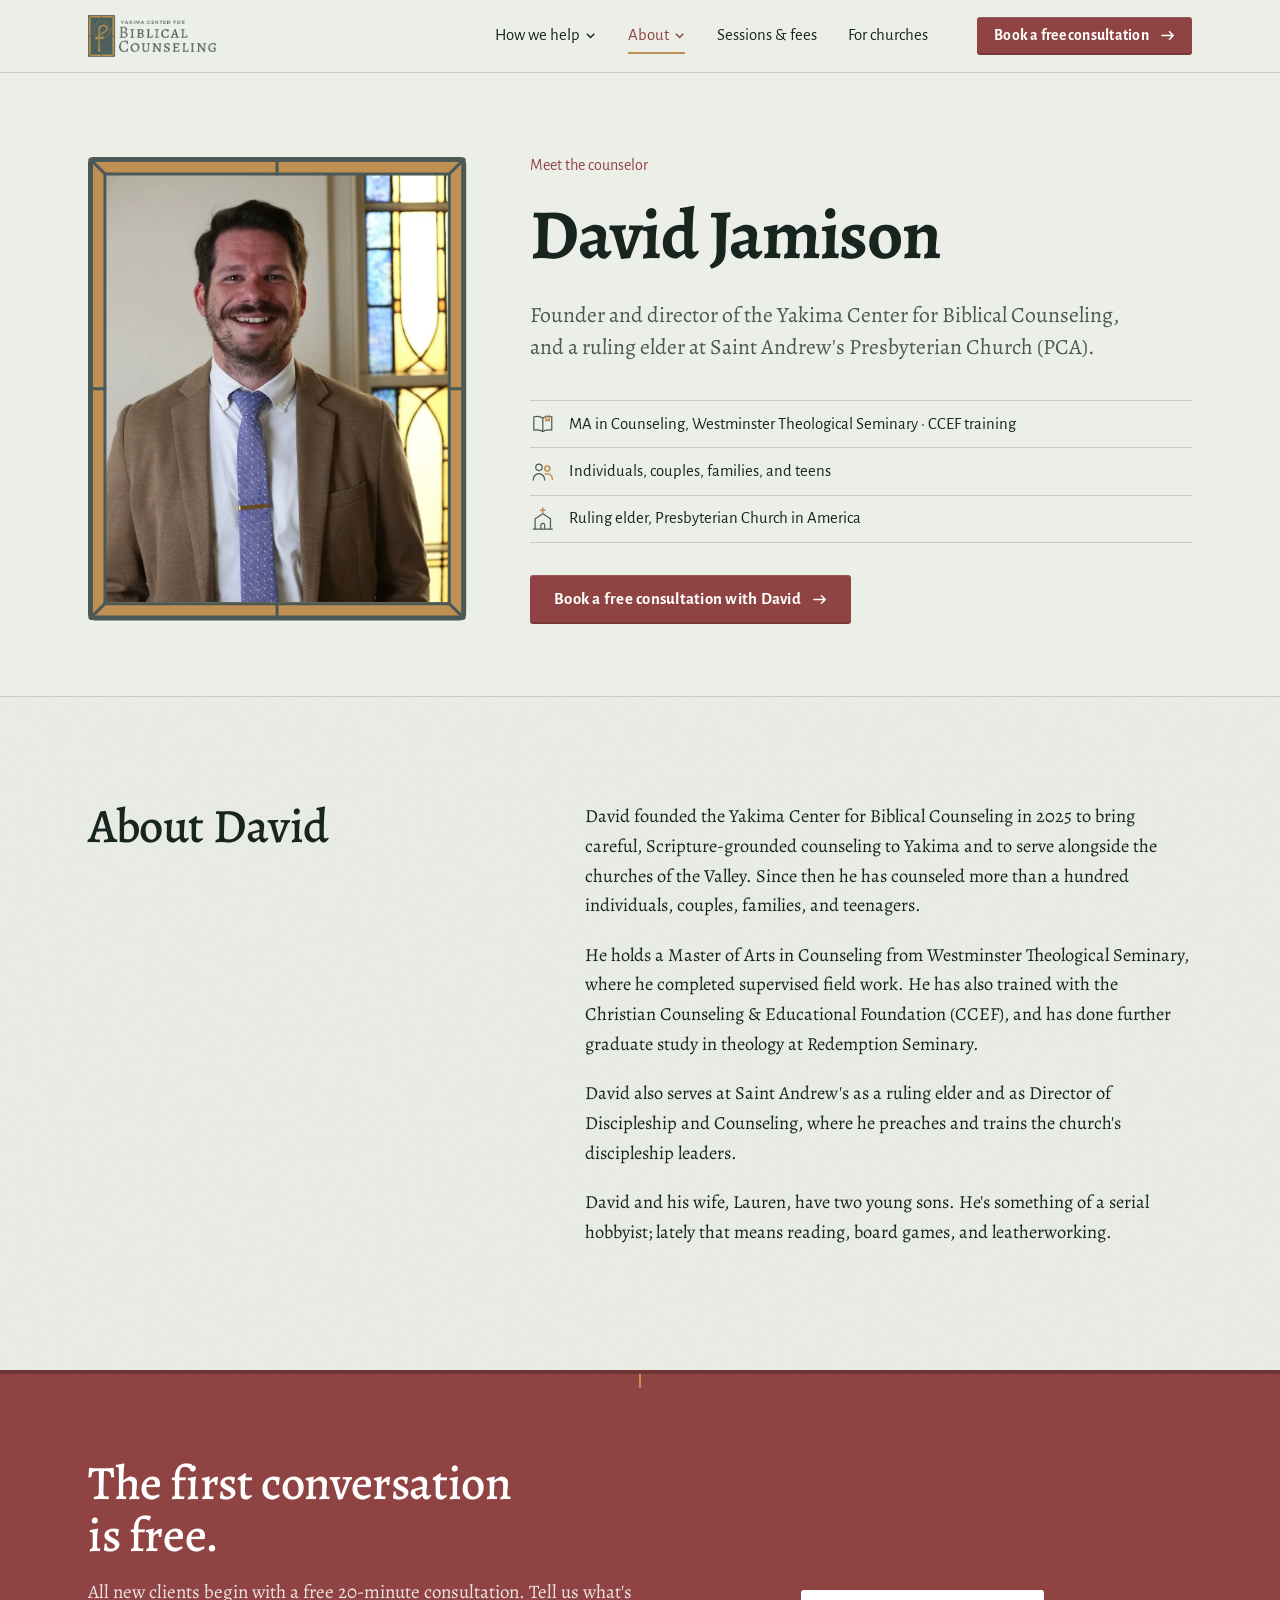
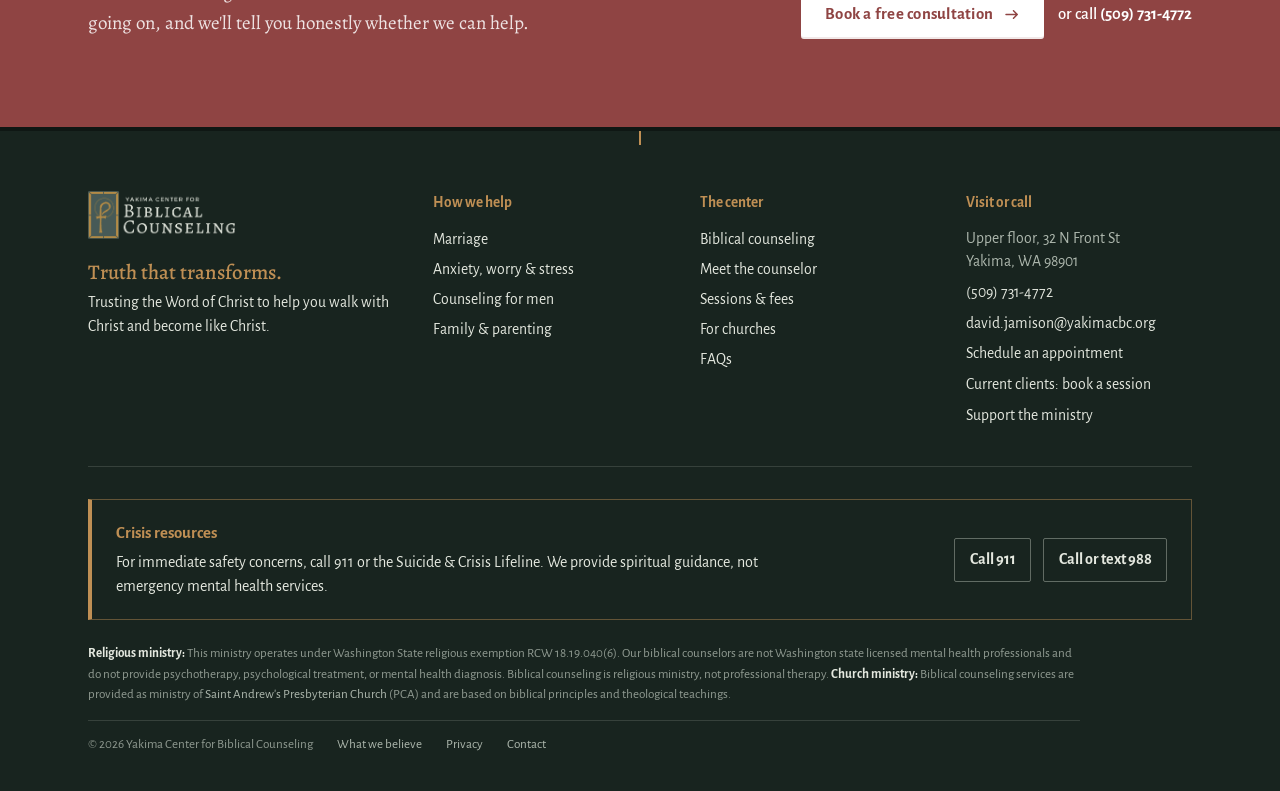
<file: about.html>
<!DOCTYPE html>
<html lang="en" class="js seam-a">
<head>
<meta charset="utf-8">
<meta name="viewport" content="width=device-width, initial-scale=1">
<title>David Jamison, Biblical Counselor in Yakima | YCBC</title>
<meta name="description" content="Meet David Jamison, director of the Yakima Center for Biblical Counseling. MA in Counseling, Westminster Theological Seminary.">
<link rel="canonical" href="https://yakimacbc.org/about">
<meta property="og:title" content="David Jamison, Biblical Counselor in Yakima | YCBC">
<meta property="og:description" content="Meet David Jamison, director of the Yakima Center for Biblical Counseling. MA in Counseling, Westminster Theological Seminary.">
<meta property="og:type" content="website">
<meta property="og:url" content="https://yakimacbc.org/about">
<meta property="og:image" content="https://yakimacbc.org/assets/og.jpg">
<meta name="theme-color" content="#18241F">
<link rel="icon" type="image/png" href="assets/favicon.png">
<link rel="apple-touch-icon" href="assets/favicon.png">
<link rel="preload" href="assets/fonts/alegreya-latin-500-normal.woff2" as="font" type="font/woff2" crossorigin>
<link rel="stylesheet" href="assets/styles.css?v=7accb95d">
<script type="application/ld+json">{"@context": "https://schema.org", "@type": "Person", "@id": "https://yakimacbc.org/about#david", "name": "David Jamison", "jobTitle": "Director, Yakima Center for Biblical Counseling", "url": "https://yakimacbc.org/about", "image": "https://yakimacbc.org/assets/david.jpg", "alumniOf": {"@type": "CollegeOrUniversity", "name": "Westminster Theological Seminary"}, "hasCredential": {"@type": "EducationalOccupationalCredential", "credentialCategory": "degree", "name": "MA in Counseling"}, "worksFor": {"@id": "https://yakimacbc.org/#center"}}</script>
</head>
<body>
<a class="skip" href="#main">Skip to content</a>
<header class="site-header">
  <div class="wrap">
    <a class="brand" href="index.html"><img src="assets/logo.png" alt="Yakima Center for Biblical Counseling" width="1253" height="408"></a>
    <nav class="nav" aria-label="Main">
      <div class="drop"><button type="button" aria-expanded="false" aria-haspopup="true">How we help <svg viewBox="0 0 12 12" aria-hidden="true"><path d="M2 4l4 4 4-4" fill="none" stroke="currentColor" stroke-width="1.6"/></svg></button>
        <div class="menu mega">
          <div class="mega-grid"><a class="mini-item" href="marriage.html"><svg class="ic ic-marriage" viewBox="0 0 40 40" aria-hidden="true"><circle cx="15" cy="21" r="9" class="s"/><circle cx="25" cy="21" r="9" class="g"/></svg><span><b>Marriage</b><small>Conflict, distance, broken trust, and preparing well for marriage.</small></span></a><a class="mini-item" href="anxiety.html"><svg class="ic ic-anxiety" viewBox="0 0 40 40" aria-hidden="true"><path class="s" d="M4 30h32M9 35h22M20 8v5M9.4 13.4l3.2 3.2M30.6 13.4l-3.2 3.2M4 24h4.5M31.5 24H36"/><path class="g" d="M11 30a9 9 0 0118 0"/></svg><span><b>Anxiety, worry & stress</b><small>Fear, overwhelm, discouragement, and depression.</small></span></a><a class="mini-item" href="men.html"><svg class="ic ic-men" viewBox="0 0 40 40" aria-hidden="true"><path class="s" d="M20 4l13 5v9c0 9-5.5 15-13 18C12.5 33 7 27 7 18V9z"/><path class="g" d="M20 12v14M14.5 17.5h11"/></svg><span><b>Counseling for men</b><small>Pornography, anger, discipline, and leading a family.</small></span></a><a class="mini-item" href="family.html"><svg class="ic ic-family" viewBox="0 0 40 40" aria-hidden="true"><path class="s" d="M5 19L20 6l15 13M9 16v18h22V16"/><path class="g" d="M17 34v-9h6v9"/></svg><span><b>Family & parenting</b><small>Defiant kids, divided parents, and homes in conflict.</small></span></a></div>
          <div class="mega-foot"><span>Not sure where you fit? Every new client starts with a free 20-minute consultation.</span><a class="btn btn-primary btn-sm" href="https://book.carepatron.com/Yakima-Center-for-Biblical-Counseling/David?p=CPYr9o-GQtWvPU1mG8IbVg&s=7IHqQZRP" target="_blank" rel="noopener" data-goatcounter-click="book-consultation" data-goatcounter-title="Book a free consultation">Book a consultation</a></div>
        </div>
      </div>
      <div class="drop"><button type="button" aria-expanded="false" aria-haspopup="true" class="is-current">About <svg viewBox="0 0 12 12" aria-hidden="true"><path d="M2 4l4 4 4-4" fill="none" stroke="currentColor" stroke-width="1.6"/></svg></button>
        <div class="menu mini"><a class="mini-item" href="biblical-counseling.html"><svg class="ic ic-book" viewBox="0 0 40 40" aria-hidden="true"><path class="s" d="M20 11c-4-3-9-3-14-2v21c5-1 10-1 14 2 4-3 9-3 14-2V9c-5-1-10-1-14 2zM20 11v21"/><path class="g" d="M25 7.5v8l2.5-1.8 2.5 1.8v-8.6"/></svg><span><b>Biblical counseling</b><small>What it is, and how we approach it.</small></span></a><a class="mini-item" href="about.html" aria-current="page"><svg class="ic ic-people" viewBox="0 0 40 40" aria-hidden="true"><circle class="s" cx="14" cy="13" r="5"/><path class="s" d="M5 33c0-6 4-10 9-10s9 4 9 10"/><circle class="g" cx="27" cy="15" r="4"/><path class="g" d="M24 23.5c1-.4 2-.5 3-.5 4.4 0 8 3.4 8 9"/></svg><span><b>Meet the counselor</b><small>David Jamison, director.</small></span></a><a class="mini-item" href="faq.html"><svg class="ic ic-chat" viewBox="0 0 40 40" aria-hidden="true"><path class="s" d="M6 8h22v15H14l-6 5v-5H6z"/><path class="g" d="M30 14h4v14h-2v4l-5-4H17v-3"/></svg><span><b>FAQs</b><small>Common questions, answered plainly.</small></span></a><a class="mini-item" href="contact.html"><svg class="ic ic-pin" viewBox="0 0 40 40" aria-hidden="true"><path class="s" d="M20 35s11-10.5 11-19a11 11 0 00-22 0c0 8.5 11 19 11 19z"/><circle class="g" cx="20" cy="16" r="4"/></svg><span><b>Contact</b><small>Phone, email, and our office.</small></span></a><a class="mini-item mini-client" href="https://book.carepatron.com/Yakima-Center-for-Biblical-Counseling/David?p=CPYr9o-GQtWvPU1mG8IbVg&s=7IHqQZRP" target="_blank" rel="noopener" data-goatcounter-click="client-booking" data-goatcounter-title="Current client booking"><svg class="ic ic-key" viewBox="0 0 40 40" aria-hidden="true"><circle class="s" cx="13" cy="20" r="7"/><path class="s" d="M20 20h15M30 20v5M35 20v4"/><circle class="g" cx="13" cy="20" r="2.5"/></svg><span><b>Current clients</b><small>Book your next session</small></span></a></div>
      </div>
      <a href="fees.html">Sessions &amp; fees</a>
      <a href="churches.html">For churches</a>
    </nav>
    <a class="btn btn-primary" href="https://book.carepatron.com/Yakima-Center-for-Biblical-Counseling/David?p=CPYr9o-GQtWvPU1mG8IbVg&s=7IHqQZRP" target="_blank" rel="noopener" data-goatcounter-click="book-consultation" data-goatcounter-title="Book a free consultation">Book a free consultation</a>
    <button class="menu-toggle" type="button" aria-expanded="false" aria-label="Open menu"><svg viewBox="0 0 24 24" aria-hidden="true"><path d="M3 7h18M3 12h18M3 17h18" stroke="currentColor" stroke-width="1.8" fill="none" stroke-linecap="round"/></svg></button>
  </div>
</header>
<div class="mobile-nav" role="dialog" aria-modal="true" aria-label="Menu">
  <div class="top"><img src="assets/logo-light.png" alt=""><button class="close" type="button" aria-label="Close menu"><svg viewBox="0 0 24 24" aria-hidden="true"><path d="M5 5l14 14M19 5L5 19" stroke="currentColor" stroke-width="1.8" fill="none" stroke-linecap="round"/></svg></button></div>
  <div class="m-groups">
    <details class="m-group" open><summary class="m-label">How we help<svg viewBox="0 0 12 12" aria-hidden="true"><path d="M2 4l4 4 4-4" fill="none" stroke="currentColor" stroke-width="1.6"/></svg></summary><div class="m-body"><div class="m-in"><div class="m-list"><a class="m-item" href="marriage.html"><svg class="ic ic-marriage" viewBox="0 0 40 40" aria-hidden="true"><circle cx="15" cy="21" r="9" class="s"/><circle cx="25" cy="21" r="9" class="g"/></svg><span>Marriage</span><svg class="chev" viewBox="0 0 12 12" aria-hidden="true"><path d="M4 2l4 4-4 4" fill="none" stroke="currentColor" stroke-width="1.6"/></svg></a><a class="m-item" href="anxiety.html"><svg class="ic ic-anxiety" viewBox="0 0 40 40" aria-hidden="true"><path class="s" d="M4 30h32M9 35h22M20 8v5M9.4 13.4l3.2 3.2M30.6 13.4l-3.2 3.2M4 24h4.5M31.5 24H36"/><path class="g" d="M11 30a9 9 0 0118 0"/></svg><span>Anxiety, worry & stress</span><svg class="chev" viewBox="0 0 12 12" aria-hidden="true"><path d="M4 2l4 4-4 4" fill="none" stroke="currentColor" stroke-width="1.6"/></svg></a><a class="m-item" href="men.html"><svg class="ic ic-men" viewBox="0 0 40 40" aria-hidden="true"><path class="s" d="M20 4l13 5v9c0 9-5.5 15-13 18C12.5 33 7 27 7 18V9z"/><path class="g" d="M20 12v14M14.5 17.5h11"/></svg><span>Counseling for men</span><svg class="chev" viewBox="0 0 12 12" aria-hidden="true"><path d="M4 2l4 4-4 4" fill="none" stroke="currentColor" stroke-width="1.6"/></svg></a><a class="m-item" href="family.html"><svg class="ic ic-family" viewBox="0 0 40 40" aria-hidden="true"><path class="s" d="M5 19L20 6l15 13M9 16v18h22V16"/><path class="g" d="M17 34v-9h6v9"/></svg><span>Family & parenting</span><svg class="chev" viewBox="0 0 12 12" aria-hidden="true"><path d="M4 2l4 4-4 4" fill="none" stroke="currentColor" stroke-width="1.6"/></svg></a></div></div></div></details>
    <details class="m-group"><summary class="m-label">About<svg viewBox="0 0 12 12" aria-hidden="true"><path d="M2 4l4 4 4-4" fill="none" stroke="currentColor" stroke-width="1.6"/></svg></summary><div class="m-body"><div class="m-in"><div class="m-list"><a class="m-item" href="biblical-counseling.html"><svg class="ic ic-book" viewBox="0 0 40 40" aria-hidden="true"><path class="s" d="M20 11c-4-3-9-3-14-2v21c5-1 10-1 14 2 4-3 9-3 14-2V9c-5-1-10-1-14 2zM20 11v21"/><path class="g" d="M25 7.5v8l2.5-1.8 2.5 1.8v-8.6"/></svg><span>Biblical counseling</span><svg class="chev" viewBox="0 0 12 12" aria-hidden="true"><path d="M4 2l4 4-4 4" fill="none" stroke="currentColor" stroke-width="1.6"/></svg></a><a class="m-item" href="about.html"><svg class="ic ic-people" viewBox="0 0 40 40" aria-hidden="true"><circle class="s" cx="14" cy="13" r="5"/><path class="s" d="M5 33c0-6 4-10 9-10s9 4 9 10"/><circle class="g" cx="27" cy="15" r="4"/><path class="g" d="M24 23.5c1-.4 2-.5 3-.5 4.4 0 8 3.4 8 9"/></svg><span>Meet the counselor</span><svg class="chev" viewBox="0 0 12 12" aria-hidden="true"><path d="M4 2l4 4-4 4" fill="none" stroke="currentColor" stroke-width="1.6"/></svg></a><a class="m-item" href="faq.html"><svg class="ic ic-chat" viewBox="0 0 40 40" aria-hidden="true"><path class="s" d="M6 8h22v15H14l-6 5v-5H6z"/><path class="g" d="M30 14h4v14h-2v4l-5-4H17v-3"/></svg><span>FAQs</span><svg class="chev" viewBox="0 0 12 12" aria-hidden="true"><path d="M4 2l4 4-4 4" fill="none" stroke="currentColor" stroke-width="1.6"/></svg></a><a class="m-item" href="contact.html"><svg class="ic ic-pin" viewBox="0 0 40 40" aria-hidden="true"><path class="s" d="M20 35s11-10.5 11-19a11 11 0 00-22 0c0 8.5 11 19 11 19z"/><circle class="g" cx="20" cy="16" r="4"/></svg><span>Contact</span><svg class="chev" viewBox="0 0 12 12" aria-hidden="true"><path d="M4 2l4 4-4 4" fill="none" stroke="currentColor" stroke-width="1.6"/></svg></a></div></div></div></details>
    <details class="m-group"><summary class="m-label">Next steps<svg viewBox="0 0 12 12" aria-hidden="true"><path d="M2 4l4 4 4-4" fill="none" stroke="currentColor" stroke-width="1.6"/></svg></summary><div class="m-body"><div class="m-in">
      <div class="m-list"><a class="m-item" href="fees.html"><svg class="ic ic-card" viewBox="0 0 40 40" aria-hidden="true"><rect class="s" x="5" y="10" width="30" height="20" rx="1.5"/><path class="s" d="M5 16h30"/><path class="g" d="M10 24h8"/></svg><span>Sessions &amp; fees</span><svg class="chev" viewBox="0 0 12 12" aria-hidden="true"><path d="M4 2l4 4-4 4" fill="none" stroke="currentColor" stroke-width="1.6"/></svg></a>
      <a class="m-item" href="churches.html"><svg class="ic ic-church" viewBox="0 0 40 40" aria-hidden="true"><path class="s" d="M8 36V20l12-8 12 8v16M5 36h30M17 36v-6a3 3 0 016 0v6"/><path class="g" d="M20 3v9M16.5 6.5h7"/></svg><span>For pastors &amp; churches</span><svg class="chev" viewBox="0 0 12 12" aria-hidden="true"><path d="M4 2l4 4-4 4" fill="none" stroke="currentColor" stroke-width="1.6"/></svg></a></div>
    </div></div></details>
  </div>
  <div class="m-foot">
    <a class="btn btn-gold" href="https://book.carepatron.com/Yakima-Center-for-Biblical-Counseling/David?p=CPYr9o-GQtWvPU1mG8IbVg&s=7IHqQZRP" target="_blank" rel="noopener" data-goatcounter-click="book-consultation" data-goatcounter-title="Book a free consultation">Book a free consultation</a>
    <a class="m-tel" href="tel:+15097314772" data-goatcounter-click="call" data-goatcounter-title="Phone call">or call (509) 731-4772</a>
    <a class="m-client" href="https://book.carepatron.com/Yakima-Center-for-Biblical-Counseling/David?p=CPYr9o-GQtWvPU1mG8IbVg&s=7IHqQZRP" target="_blank" rel="noopener" data-goatcounter-click="client-booking" data-goatcounter-title="Current client booking"><svg class="ic ic-key" viewBox="0 0 40 40" aria-hidden="true"><circle class="s" cx="13" cy="20" r="7"/><path class="s" d="M20 20h15M30 20v5M35 20v4"/><circle class="g" cx="13" cy="20" r="2.5"/></svg><span>Current clients: book your next session</span></a>
    <p class="mob-tag">Trusting the Word of Christ to help you walk with Christ and become like Christ.</p>
  </div>
</div>
<main id="main">
<section class="page-hero ph-person">
  <div class="wrap">
    <div class="bevel"><picture><source srcset="assets/david.webp" type="image/webp"><img src="assets/david.jpg" alt="David Jamison" width="960" height="1200"></picture></div>
    <div class="ph-main">
      <p class="crumb">Meet the counselor</p>
      <h1>David Jamison</h1>
      <p class="lede">Founder and director of the Yakima Center for Biblical Counseling, and a ruling elder at Saint Andrew's Presbyterian Church (PCA).</p>
      <ul class="cred-list">
        <li><svg class="ic ic-book" viewBox="0 0 40 40" aria-hidden="true"><path class="s" d="M20 11c-4-3-9-3-14-2v21c5-1 10-1 14 2 4-3 9-3 14-2V9c-5-1-10-1-14 2zM20 11v21"/><path class="g" d="M25 7.5v8l2.5-1.8 2.5 1.8v-8.6"/></svg><span>MA in Counseling, Westminster Theological Seminary · CCEF training</span></li>
        <li><svg class="ic ic-people" viewBox="0 0 40 40" aria-hidden="true"><circle class="s" cx="14" cy="13" r="5"/><path class="s" d="M5 33c0-6 4-10 9-10s9 4 9 10"/><circle class="g" cx="27" cy="15" r="4"/><path class="g" d="M24 23.5c1-.4 2-.5 3-.5 4.4 0 8 3.4 8 9"/></svg><span>Individuals, couples, families, and teens</span></li>
        <li><svg class="ic ic-church" viewBox="0 0 40 40" aria-hidden="true"><path class="s" d="M8 36V20l12-8 12 8v16M5 36h30M17 36v-6a3 3 0 016 0v6"/><path class="g" d="M20 3v9M16.5 6.5h7"/></svg><span>Ruling elder, Presbyterian Church in America</span></li>
      </ul>
      <div class="actions"><a class="btn btn-primary" href="https://book.carepatron.com/Yakima-Center-for-Biblical-Counseling/David?p=CPYr9o-GQtWvPU1mG8IbVg&s=7IHqQZRP" target="_blank" rel="noopener" data-goatcounter-click="book-consultation" data-goatcounter-title="Book a free consultation">Book a free consultation with David</a></div>
    </div>
  </div>
</section>
<section class="section">
  <div class="wrap split">
    <div><h2>About David</h2></div>
    <div class="prose-lg">
      <p>David founded the Yakima Center for Biblical Counseling in 2025 to bring careful, Scripture-grounded counseling to Yakima and to serve alongside the churches of the Valley. Since then he has counseled more than a hundred individuals, couples, families, and teenagers.</p>
      <p>He holds a Master of Arts in Counseling from Westminster Theological Seminary, where he completed supervised field work. He has also trained with the Christian Counseling &amp; Educational Foundation (CCEF), and has done further graduate study in theology at Redemption Seminary.</p>
      <p>David also serves at Saint Andrew's as a ruling elder and as Director of Discipleship and Counseling, where he preaches and trains the church's discipleship leaders.</p>
      <p>David and his wife, Lauren, have two young sons. He's something of a serial hobbyist; lately that means reading, board games, and leatherworking.</p>
    </div>
  </div>
</section><section class="cta-band">
  <div class="wrap">
    <div><h2>The first conversation is free.</h2><p>All new clients begin with a free 20-minute consultation. Tell us what's going on, and we'll tell you honestly whether we can help.</p></div>
    <div class="actions"><a class="btn btn-light" href="https://book.carepatron.com/Yakima-Center-for-Biblical-Counseling/David?p=CPYr9o-GQtWvPU1mG8IbVg&s=7IHqQZRP" target="_blank" rel="noopener" data-goatcounter-click="book-consultation" data-goatcounter-title="Book a free consultation">Book a free consultation</a><a class="tel" href="tel:+15097314772" data-goatcounter-click="call" data-goatcounter-title="Phone call">or call <b>(509) 731-4772</b></a></div>
  </div>
</section>
</main>
<footer class="site-footer">
  <div class="wrap">
    <div class="foot-grid">
      <div class="foot-brand">
        <img src="assets/logo-light.png" alt="Yakima Center for Biblical Counseling" width="1253" height="408">
        <p class="foot-tag"><b>Truth that transforms.</b>Trusting the Word of Christ to help you walk with Christ and become like Christ.</p>
      </div>
      <div>
        <h4>How we help</h4>
        <ul><li><a href="marriage.html">Marriage</a></li><li><a href="anxiety.html">Anxiety, worry & stress</a></li><li><a href="men.html">Counseling for men</a></li><li><a href="family.html">Family & parenting</a></li></ul>
      </div>
      <div>
        <h4>The center</h4>
        <ul><li><a href="biblical-counseling.html">Biblical counseling</a></li><li><a href="about.html">Meet the counselor</a></li><li><a href="fees.html">Sessions &amp; fees</a></li><li><a href="churches.html">For churches</a></li><li><a href="faq.html">FAQs</a></li></ul>
      </div>
      <div>
        <h4>Visit or call</h4>
        <ul class="foot-contact"><li>Upper floor, 32 N Front St<br>Yakima, WA 98901</li><li><a href="tel:+15097314772" data-goatcounter-click="call" data-goatcounter-title="Phone call">(509) 731-4772</a></li><li><a href="mailto:david.jamison@yakimacbc.org">david.jamison@yakimacbc.org</a></li><li><a href="https://book.carepatron.com/Yakima-Center-for-Biblical-Counseling/David?p=CPYr9o-GQtWvPU1mG8IbVg&s=7IHqQZRP" target="_blank" rel="noopener" data-goatcounter-click="book-consultation" data-goatcounter-title="Book a free consultation">Schedule an appointment</a></li><li><a href="https://book.carepatron.com/Yakima-Center-for-Biblical-Counseling/David?p=CPYr9o-GQtWvPU1mG8IbVg&s=7IHqQZRP" target="_blank" rel="noopener" data-goatcounter-click="client-booking" data-goatcounter-title="Current client booking">Current clients: book a session</a></li><li><a href="https://standrewsyakima.churchcenter.com/giving/to/biblical-counseling-center">Support the ministry</a></li></ul>
      </div>
    </div>
    <div class="crisis-bar">
      <p><strong>Crisis resources</strong>For immediate safety concerns, call 911 or the Suicide &amp; Crisis Lifeline. We provide spiritual guidance, not emergency mental health services.</p>
      <div class="crisis-links"><a href="tel:911">Call 911</a><a href="tel:988">Call or text 988</a></div>
    </div>
    <div class="legal">
      <p><b>Religious ministry:</b> This ministry operates under Washington State religious exemption RCW 18.19.040(6). Our biblical counselors are not Washington state licensed mental health professionals and do not provide psychotherapy, psychological treatment, or mental health diagnosis. Biblical counseling is religious ministry, not professional therapy. <b>Church ministry:</b> Biblical counseling services are provided as ministry of <a href="https://www.saintandrewsyakima.org/">Saint Andrew's Presbyterian Church</a> (PCA) and are based on biblical principles and theological teachings.</p>
      <p class="copy"><span>© 2026 Yakima Center for Biblical Counseling</span><a href="beliefs.html">What we believe</a><a href="privacy.html">Privacy</a><a href="contact.html">Contact</a></p>
    </div>
  </div>
</footer>
<div class="mobile-bar" aria-label="Quick actions">
  <a class="call" href="tel:+15097314772" data-goatcounter-click="call" data-goatcounter-title="Phone call"><svg viewBox="0 0 24 24" aria-hidden="true"><path d="M6.6 10.8a15.1 15.1 0 006.6 6.6l2.2-2.2a1 1 0 011-.25 11.4 11.4 0 003.6.57 1 1 0 011 1V20a1 1 0 01-1 1A17 17 0 013 4a1 1 0 011-1h3.5a1 1 0 011 1c0 1.25.2 2.45.57 3.57a1 1 0 01-.25 1z" fill="currentColor"/></svg><span>Call</span></a>
  <a class="book" href="https://book.carepatron.com/Yakima-Center-for-Biblical-Counseling/David?p=CPYr9o-GQtWvPU1mG8IbVg&s=7IHqQZRP" target="_blank" rel="noopener" data-goatcounter-click="book-consultation" data-goatcounter-title="Book a free consultation">Book a free consultation</a>
</div>
<script src="assets/site.js?v=7accb95d"></script>
<script data-goatcounter="https://yakimacbc.goatcounter.com/count" async src="https://gc.zgo.at/count.js"></script>
</body>
</html>
</file>
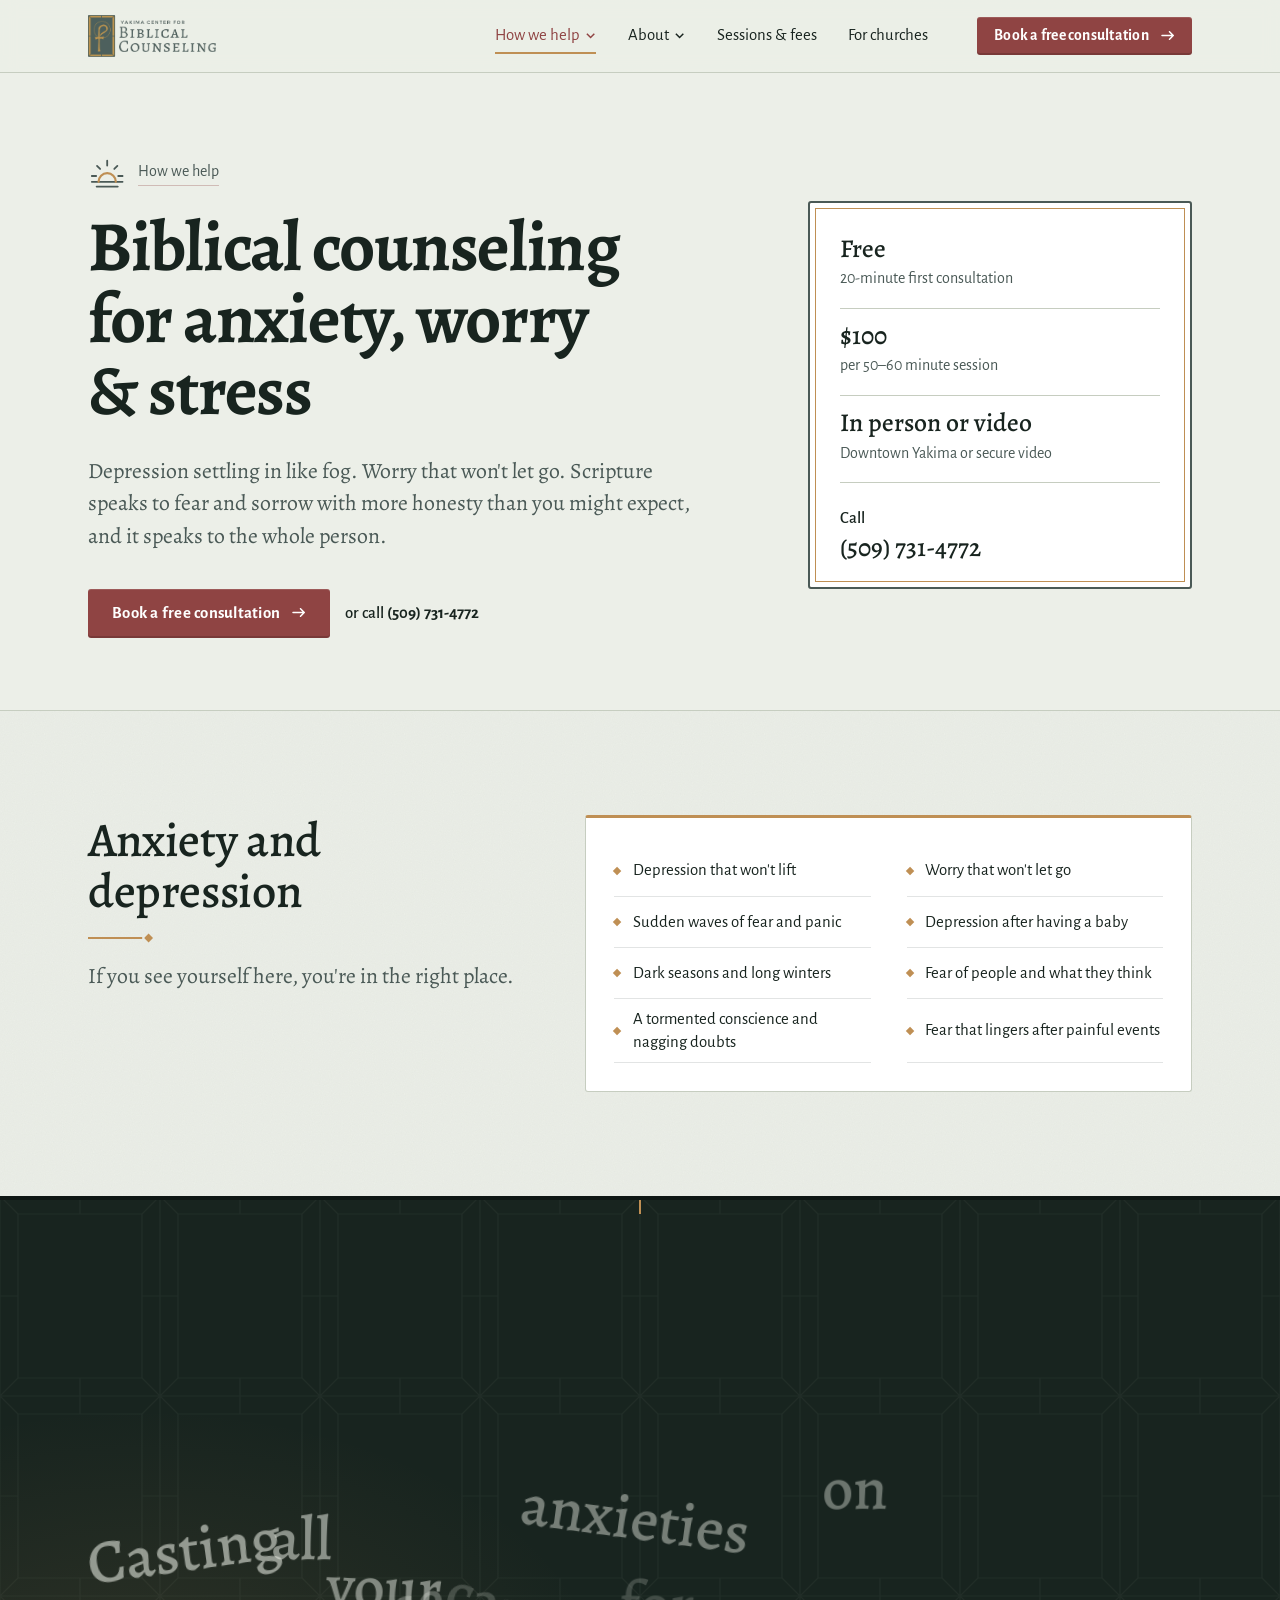
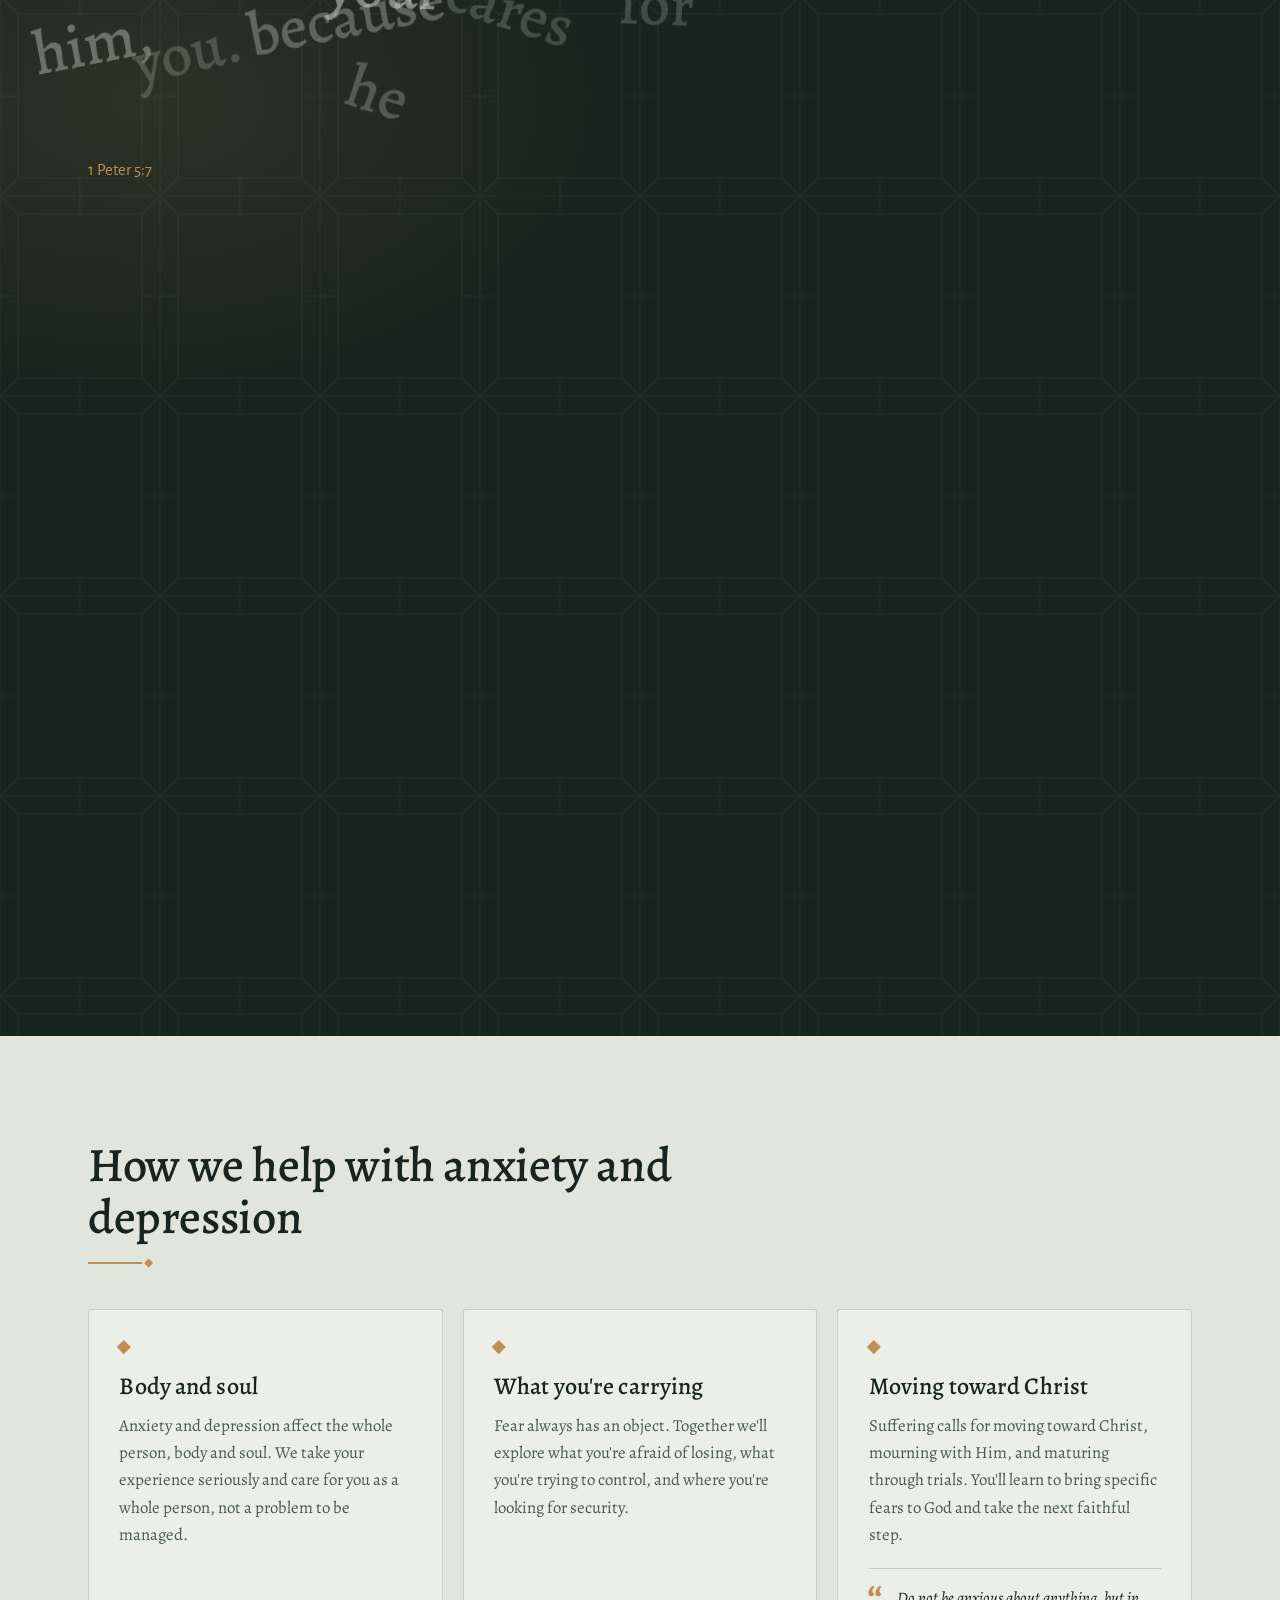
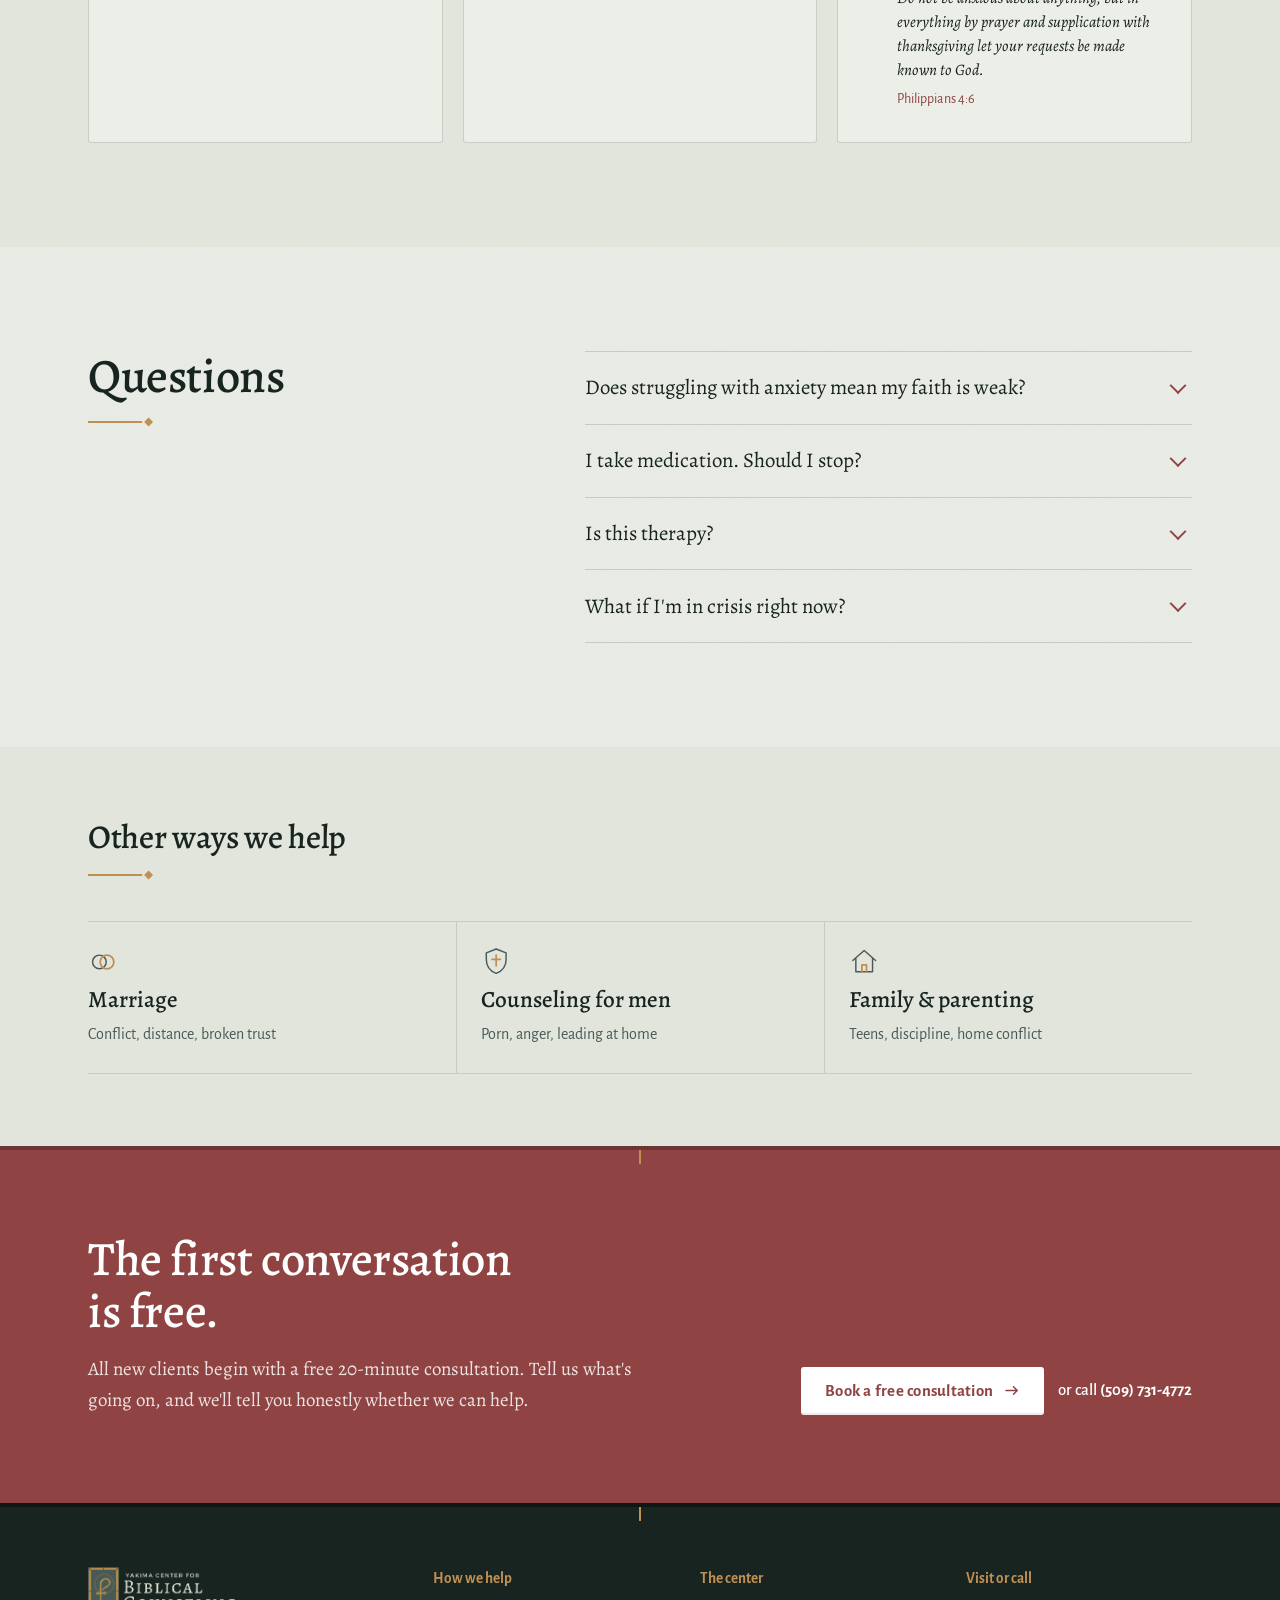
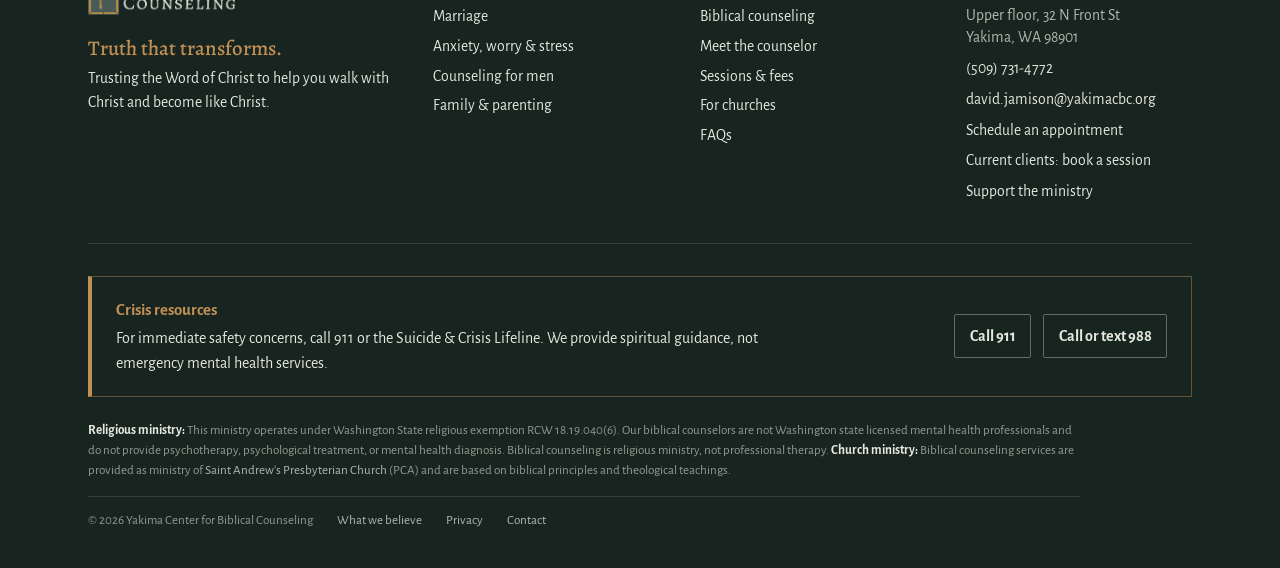
<file: anxiety.html>
<!DOCTYPE html>
<html lang="en" class="js seam-a">
<head>
<meta charset="utf-8">
<meta name="viewport" content="width=device-width, initial-scale=1">
<title>Christian Counseling for Anxiety &amp; Stress in Yakima | YCBC</title>
<meta name="description" content="Christian counseling in Yakima for anxiety, worry, stress, fear, and depression, grounded in God&#x27;s Word. Free 20-minute initial consultation.">
<link rel="canonical" href="https://yakimacbc.org/anxiety">
<meta property="og:title" content="Christian Counseling for Anxiety &amp; Stress in Yakima | YCBC">
<meta property="og:description" content="Christian counseling in Yakima for anxiety, worry, stress, fear, and depression, grounded in God&#x27;s Word. Free 20-minute initial consultation.">
<meta property="og:type" content="website">
<meta property="og:url" content="https://yakimacbc.org/anxiety">
<meta property="og:image" content="https://yakimacbc.org/assets/og.jpg">
<meta name="theme-color" content="#18241F">
<link rel="icon" type="image/png" href="assets/favicon.png">
<link rel="apple-touch-icon" href="assets/favicon.png">
<link rel="preload" href="assets/fonts/alegreya-latin-500-normal.woff2" as="font" type="font/woff2" crossorigin>
<link rel="stylesheet" href="assets/styles.css?v=7accb95d">
<script type="application/ld+json">{"@context": "https://schema.org", "@type": "FAQPage", "mainEntity": [{"@type": "Question", "name": "Does struggling with anxiety mean my faith is weak?", "acceptedAnswer": {"@type": "Answer", "text": "No. Scripture is full of faithful people who were afraid, overwhelmed, and downcast. Your struggle is an invitation to bring your fears to God, not proof that He has given up on you."}}, {"@type": "Question", "name": "I take medication. Should I stop?", "acceptedAnswer": {"@type": "Answer", "text": "No. Please don't change any medication without talking to your doctor. You're welcome here whether or not you take medication, and we're glad to work alongside your physician."}}, {"@type": "Question", "name": "Is this therapy?", "acceptedAnswer": {"@type": "Answer", "text": "No. We apply Scripture to life's challenges rather than psychological techniques. Our counselors are not licensed mental health professionals and do not provide psychotherapy or mental health diagnosis."}}, {"@type": "Question", "name": "What if I'm in crisis right now?", "acceptedAnswer": {"@type": "Answer", "text": "For immediate safety concerns, call 911 or the Suicide & Crisis Lifeline (988). We provide spiritual guidance, not emergency mental health services."}}]}</script><script type="application/ld+json">{"@context": "https://schema.org", "@graph": [{"@type": "Service", "name": "Biblical counseling for anxiety, worry and stress", "serviceType": "Biblical counseling", "description": "Biblical counseling in Yakima for anxiety, worry, stress, fear, and depression, grounded in God's Word.", "url": "https://yakimacbc.org/anxiety", "provider": {"@id": "https://yakimacbc.org/#center"}, "areaServed": "Yakima, WA", "offers": {"@type": "Offer", "price": "100", "priceCurrency": "USD", "description": "Per 50\u201360 minute session; initial 20-minute consultation free"}}, {"@type": "BreadcrumbList", "itemListElement": [{"@type": "ListItem", "position": 1, "name": "Home", "item": "https://yakimacbc.org/"}, {"@type": "ListItem", "position": 2, "name": "Biblical counseling for anxiety, worry and stress", "item": "https://yakimacbc.org/anxiety"}]}]}</script>
</head>
<body>
<a class="skip" href="#main">Skip to content</a>
<header class="site-header">
  <div class="wrap">
    <a class="brand" href="index.html"><img src="assets/logo.png" alt="Yakima Center for Biblical Counseling" width="1253" height="408"></a>
    <nav class="nav" aria-label="Main">
      <div class="drop"><button type="button" aria-expanded="false" aria-haspopup="true" class="is-current">How we help <svg viewBox="0 0 12 12" aria-hidden="true"><path d="M2 4l4 4 4-4" fill="none" stroke="currentColor" stroke-width="1.6"/></svg></button>
        <div class="menu mega">
          <div class="mega-grid"><a class="mini-item" href="marriage.html"><svg class="ic ic-marriage" viewBox="0 0 40 40" aria-hidden="true"><circle cx="15" cy="21" r="9" class="s"/><circle cx="25" cy="21" r="9" class="g"/></svg><span><b>Marriage</b><small>Conflict, distance, broken trust, and preparing well for marriage.</small></span></a><a class="mini-item" href="anxiety.html" aria-current="page"><svg class="ic ic-anxiety" viewBox="0 0 40 40" aria-hidden="true"><path class="s" d="M4 30h32M9 35h22M20 8v5M9.4 13.4l3.2 3.2M30.6 13.4l-3.2 3.2M4 24h4.5M31.5 24H36"/><path class="g" d="M11 30a9 9 0 0118 0"/></svg><span><b>Anxiety, worry & stress</b><small>Fear, overwhelm, discouragement, and depression.</small></span></a><a class="mini-item" href="men.html"><svg class="ic ic-men" viewBox="0 0 40 40" aria-hidden="true"><path class="s" d="M20 4l13 5v9c0 9-5.5 15-13 18C12.5 33 7 27 7 18V9z"/><path class="g" d="M20 12v14M14.5 17.5h11"/></svg><span><b>Counseling for men</b><small>Pornography, anger, discipline, and leading a family.</small></span></a><a class="mini-item" href="family.html"><svg class="ic ic-family" viewBox="0 0 40 40" aria-hidden="true"><path class="s" d="M5 19L20 6l15 13M9 16v18h22V16"/><path class="g" d="M17 34v-9h6v9"/></svg><span><b>Family & parenting</b><small>Defiant kids, divided parents, and homes in conflict.</small></span></a></div>
          <div class="mega-foot"><span>Not sure where you fit? Every new client starts with a free 20-minute consultation.</span><a class="btn btn-primary btn-sm" href="https://book.carepatron.com/Yakima-Center-for-Biblical-Counseling/David?p=CPYr9o-GQtWvPU1mG8IbVg&s=7IHqQZRP" target="_blank" rel="noopener" data-goatcounter-click="book-consultation" data-goatcounter-title="Book a free consultation">Book a consultation</a></div>
        </div>
      </div>
      <div class="drop"><button type="button" aria-expanded="false" aria-haspopup="true">About <svg viewBox="0 0 12 12" aria-hidden="true"><path d="M2 4l4 4 4-4" fill="none" stroke="currentColor" stroke-width="1.6"/></svg></button>
        <div class="menu mini"><a class="mini-item" href="biblical-counseling.html"><svg class="ic ic-book" viewBox="0 0 40 40" aria-hidden="true"><path class="s" d="M20 11c-4-3-9-3-14-2v21c5-1 10-1 14 2 4-3 9-3 14-2V9c-5-1-10-1-14 2zM20 11v21"/><path class="g" d="M25 7.5v8l2.5-1.8 2.5 1.8v-8.6"/></svg><span><b>Biblical counseling</b><small>What it is, and how we approach it.</small></span></a><a class="mini-item" href="about.html"><svg class="ic ic-people" viewBox="0 0 40 40" aria-hidden="true"><circle class="s" cx="14" cy="13" r="5"/><path class="s" d="M5 33c0-6 4-10 9-10s9 4 9 10"/><circle class="g" cx="27" cy="15" r="4"/><path class="g" d="M24 23.5c1-.4 2-.5 3-.5 4.4 0 8 3.4 8 9"/></svg><span><b>Meet the counselor</b><small>David Jamison, director.</small></span></a><a class="mini-item" href="faq.html"><svg class="ic ic-chat" viewBox="0 0 40 40" aria-hidden="true"><path class="s" d="M6 8h22v15H14l-6 5v-5H6z"/><path class="g" d="M30 14h4v14h-2v4l-5-4H17v-3"/></svg><span><b>FAQs</b><small>Common questions, answered plainly.</small></span></a><a class="mini-item" href="contact.html"><svg class="ic ic-pin" viewBox="0 0 40 40" aria-hidden="true"><path class="s" d="M20 35s11-10.5 11-19a11 11 0 00-22 0c0 8.5 11 19 11 19z"/><circle class="g" cx="20" cy="16" r="4"/></svg><span><b>Contact</b><small>Phone, email, and our office.</small></span></a><a class="mini-item mini-client" href="https://book.carepatron.com/Yakima-Center-for-Biblical-Counseling/David?p=CPYr9o-GQtWvPU1mG8IbVg&s=7IHqQZRP" target="_blank" rel="noopener" data-goatcounter-click="client-booking" data-goatcounter-title="Current client booking"><svg class="ic ic-key" viewBox="0 0 40 40" aria-hidden="true"><circle class="s" cx="13" cy="20" r="7"/><path class="s" d="M20 20h15M30 20v5M35 20v4"/><circle class="g" cx="13" cy="20" r="2.5"/></svg><span><b>Current clients</b><small>Book your next session</small></span></a></div>
      </div>
      <a href="fees.html">Sessions &amp; fees</a>
      <a href="churches.html">For churches</a>
    </nav>
    <a class="btn btn-primary" href="https://book.carepatron.com/Yakima-Center-for-Biblical-Counseling/David?p=CPYr9o-GQtWvPU1mG8IbVg&s=7IHqQZRP" target="_blank" rel="noopener" data-goatcounter-click="book-consultation" data-goatcounter-title="Book a free consultation">Book a free consultation</a>
    <button class="menu-toggle" type="button" aria-expanded="false" aria-label="Open menu"><svg viewBox="0 0 24 24" aria-hidden="true"><path d="M3 7h18M3 12h18M3 17h18" stroke="currentColor" stroke-width="1.8" fill="none" stroke-linecap="round"/></svg></button>
  </div>
</header>
<div class="mobile-nav" role="dialog" aria-modal="true" aria-label="Menu">
  <div class="top"><img src="assets/logo-light.png" alt=""><button class="close" type="button" aria-label="Close menu"><svg viewBox="0 0 24 24" aria-hidden="true"><path d="M5 5l14 14M19 5L5 19" stroke="currentColor" stroke-width="1.8" fill="none" stroke-linecap="round"/></svg></button></div>
  <div class="m-groups">
    <details class="m-group" open><summary class="m-label">How we help<svg viewBox="0 0 12 12" aria-hidden="true"><path d="M2 4l4 4 4-4" fill="none" stroke="currentColor" stroke-width="1.6"/></svg></summary><div class="m-body"><div class="m-in"><div class="m-list"><a class="m-item" href="marriage.html"><svg class="ic ic-marriage" viewBox="0 0 40 40" aria-hidden="true"><circle cx="15" cy="21" r="9" class="s"/><circle cx="25" cy="21" r="9" class="g"/></svg><span>Marriage</span><svg class="chev" viewBox="0 0 12 12" aria-hidden="true"><path d="M4 2l4 4-4 4" fill="none" stroke="currentColor" stroke-width="1.6"/></svg></a><a class="m-item" href="anxiety.html"><svg class="ic ic-anxiety" viewBox="0 0 40 40" aria-hidden="true"><path class="s" d="M4 30h32M9 35h22M20 8v5M9.4 13.4l3.2 3.2M30.6 13.4l-3.2 3.2M4 24h4.5M31.5 24H36"/><path class="g" d="M11 30a9 9 0 0118 0"/></svg><span>Anxiety, worry & stress</span><svg class="chev" viewBox="0 0 12 12" aria-hidden="true"><path d="M4 2l4 4-4 4" fill="none" stroke="currentColor" stroke-width="1.6"/></svg></a><a class="m-item" href="men.html"><svg class="ic ic-men" viewBox="0 0 40 40" aria-hidden="true"><path class="s" d="M20 4l13 5v9c0 9-5.5 15-13 18C12.5 33 7 27 7 18V9z"/><path class="g" d="M20 12v14M14.5 17.5h11"/></svg><span>Counseling for men</span><svg class="chev" viewBox="0 0 12 12" aria-hidden="true"><path d="M4 2l4 4-4 4" fill="none" stroke="currentColor" stroke-width="1.6"/></svg></a><a class="m-item" href="family.html"><svg class="ic ic-family" viewBox="0 0 40 40" aria-hidden="true"><path class="s" d="M5 19L20 6l15 13M9 16v18h22V16"/><path class="g" d="M17 34v-9h6v9"/></svg><span>Family & parenting</span><svg class="chev" viewBox="0 0 12 12" aria-hidden="true"><path d="M4 2l4 4-4 4" fill="none" stroke="currentColor" stroke-width="1.6"/></svg></a></div></div></div></details>
    <details class="m-group"><summary class="m-label">About<svg viewBox="0 0 12 12" aria-hidden="true"><path d="M2 4l4 4 4-4" fill="none" stroke="currentColor" stroke-width="1.6"/></svg></summary><div class="m-body"><div class="m-in"><div class="m-list"><a class="m-item" href="biblical-counseling.html"><svg class="ic ic-book" viewBox="0 0 40 40" aria-hidden="true"><path class="s" d="M20 11c-4-3-9-3-14-2v21c5-1 10-1 14 2 4-3 9-3 14-2V9c-5-1-10-1-14 2zM20 11v21"/><path class="g" d="M25 7.5v8l2.5-1.8 2.5 1.8v-8.6"/></svg><span>Biblical counseling</span><svg class="chev" viewBox="0 0 12 12" aria-hidden="true"><path d="M4 2l4 4-4 4" fill="none" stroke="currentColor" stroke-width="1.6"/></svg></a><a class="m-item" href="about.html"><svg class="ic ic-people" viewBox="0 0 40 40" aria-hidden="true"><circle class="s" cx="14" cy="13" r="5"/><path class="s" d="M5 33c0-6 4-10 9-10s9 4 9 10"/><circle class="g" cx="27" cy="15" r="4"/><path class="g" d="M24 23.5c1-.4 2-.5 3-.5 4.4 0 8 3.4 8 9"/></svg><span>Meet the counselor</span><svg class="chev" viewBox="0 0 12 12" aria-hidden="true"><path d="M4 2l4 4-4 4" fill="none" stroke="currentColor" stroke-width="1.6"/></svg></a><a class="m-item" href="faq.html"><svg class="ic ic-chat" viewBox="0 0 40 40" aria-hidden="true"><path class="s" d="M6 8h22v15H14l-6 5v-5H6z"/><path class="g" d="M30 14h4v14h-2v4l-5-4H17v-3"/></svg><span>FAQs</span><svg class="chev" viewBox="0 0 12 12" aria-hidden="true"><path d="M4 2l4 4-4 4" fill="none" stroke="currentColor" stroke-width="1.6"/></svg></a><a class="m-item" href="contact.html"><svg class="ic ic-pin" viewBox="0 0 40 40" aria-hidden="true"><path class="s" d="M20 35s11-10.5 11-19a11 11 0 00-22 0c0 8.5 11 19 11 19z"/><circle class="g" cx="20" cy="16" r="4"/></svg><span>Contact</span><svg class="chev" viewBox="0 0 12 12" aria-hidden="true"><path d="M4 2l4 4-4 4" fill="none" stroke="currentColor" stroke-width="1.6"/></svg></a></div></div></div></details>
    <details class="m-group"><summary class="m-label">Next steps<svg viewBox="0 0 12 12" aria-hidden="true"><path d="M2 4l4 4 4-4" fill="none" stroke="currentColor" stroke-width="1.6"/></svg></summary><div class="m-body"><div class="m-in">
      <div class="m-list"><a class="m-item" href="fees.html"><svg class="ic ic-card" viewBox="0 0 40 40" aria-hidden="true"><rect class="s" x="5" y="10" width="30" height="20" rx="1.5"/><path class="s" d="M5 16h30"/><path class="g" d="M10 24h8"/></svg><span>Sessions &amp; fees</span><svg class="chev" viewBox="0 0 12 12" aria-hidden="true"><path d="M4 2l4 4-4 4" fill="none" stroke="currentColor" stroke-width="1.6"/></svg></a>
      <a class="m-item" href="churches.html"><svg class="ic ic-church" viewBox="0 0 40 40" aria-hidden="true"><path class="s" d="M8 36V20l12-8 12 8v16M5 36h30M17 36v-6a3 3 0 016 0v6"/><path class="g" d="M20 3v9M16.5 6.5h7"/></svg><span>For pastors &amp; churches</span><svg class="chev" viewBox="0 0 12 12" aria-hidden="true"><path d="M4 2l4 4-4 4" fill="none" stroke="currentColor" stroke-width="1.6"/></svg></a></div>
    </div></div></details>
  </div>
  <div class="m-foot">
    <a class="btn btn-gold" href="https://book.carepatron.com/Yakima-Center-for-Biblical-Counseling/David?p=CPYr9o-GQtWvPU1mG8IbVg&s=7IHqQZRP" target="_blank" rel="noopener" data-goatcounter-click="book-consultation" data-goatcounter-title="Book a free consultation">Book a free consultation</a>
    <a class="m-tel" href="tel:+15097314772" data-goatcounter-click="call" data-goatcounter-title="Phone call">or call (509) 731-4772</a>
    <a class="m-client" href="https://book.carepatron.com/Yakima-Center-for-Biblical-Counseling/David?p=CPYr9o-GQtWvPU1mG8IbVg&s=7IHqQZRP" target="_blank" rel="noopener" data-goatcounter-click="client-booking" data-goatcounter-title="Current client booking"><svg class="ic ic-key" viewBox="0 0 40 40" aria-hidden="true"><circle class="s" cx="13" cy="20" r="7"/><path class="s" d="M20 20h15M30 20v5M35 20v4"/><circle class="g" cx="13" cy="20" r="2.5"/></svg><span>Current clients: book your next session</span></a>
    <p class="mob-tag">Trusting the Word of Christ to help you walk with Christ and become like Christ.</p>
  </div>
</div>
<main id="main">
<section class="page-hero has-facts ">
  <div class="wrap">
    <div class="ph-main">
    
    <p class="crumb"><svg class="ic ic-anxiety" viewBox="0 0 40 40" aria-hidden="true"><path class="s" d="M4 30h32M9 35h22M20 8v5M9.4 13.4l3.2 3.2M30.6 13.4l-3.2 3.2M4 24h4.5M31.5 24H36"/><path class="g" d="M11 30a9 9 0 0118 0"/></svg><a href="index.html#help">How we help</a></p>
    <h1>Biblical counseling for anxiety, worry &amp; stress</h1>
    <p class="lede">Depression settling in like fog. Worry that won't let go. Scripture speaks to fear and sorrow with more honesty than you might expect, and it speaks to the whole person.</p>
    <div class="actions"><a class="btn btn-primary" href="https://book.carepatron.com/Yakima-Center-for-Biblical-Counseling/David?p=CPYr9o-GQtWvPU1mG8IbVg&s=7IHqQZRP" target="_blank" rel="noopener" data-goatcounter-click="book-consultation" data-goatcounter-title="Book a free consultation">Book a free consultation</a><a class="tel" href="tel:+15097314772" data-goatcounter-click="call" data-goatcounter-title="Phone call">or call <b>(509) 731-4772</b></a></div>
    </div>
    <aside class="facts" aria-label="At a glance">
      <ul><li><b>Free</b><span>20-minute first consultation</span></li><li><b>$100</b><span>per 50–60 minute session</span></li><li><b>In person or video</b><span>Downtown Yakima or secure video</span></li></ul>
      <a class="tel" href="tel:+15097314772" data-goatcounter-click="call" data-goatcounter-title="Phone call">Call <b>(509) 731-4772</b></a>
    </aside>
  </div>
  
</section><section class="section">
  <div class="wrap split">
    <div><h2>Anxiety and depression</h2><p class="lede" style="margin-top:1rem">If you see yourself here, you're in the right place.</p></div>
    <div class="concern-panel"><ul class="topic-list two"><li>Depression that won't lift</li><li>Worry that won't let go</li><li>Sudden waves of fear and panic</li><li>Depression after having a baby</li><li>Dark seasons and long winters</li><li>Fear of people and what they think</li><li>A tormented conscience and nagging doubts</li><li>Fear that lingers after painful events</li></ul></div>
  </div>
</section><section class="scene" data-scene="settle" aria-label="1 Peter 5:7">
  <div class="stage"><div class="wrap">
    <p class="settle"><span class="sw">Casting</span> <span class="sw">all</span> <span class="sw">your</span> <span class="sw">anxieties</span> <span class="sw">on</span> <span class="sw">him,</span> <span class="sw">because</span> <span class="sw">he</span> <span class="sw">cares</span> <span class="sw">for</span> <span class="sw">you.</span></p><cite><a class="ref" href="https://www.esv.org/1+Peter+5:7/" target="_blank" rel="noopener">1 Peter 5:7</a></cite>
  </div></div>
</section><section class="section tint">
  <div class="wrap">
    <div class="section-head"><h2>How we help with anxiety and depression</h2></div>
    <div class="pts swipe pts-3"><article class="pt"><h3>Body and soul</h3><p>Anxiety and depression affect the whole person, body and soul. We take your experience seriously and care for you as a whole person, not a problem to be managed.</p></article><article class="pt"><h3>What you're carrying</h3><p>Fear always has an object. Together we'll explore what you're afraid of losing, what you're trying to control, and where you're looking for security.</p></article><article class="pt"><h3>Moving toward Christ</h3><p>Suffering calls for moving toward Christ, mourning with Him, and maturing through trials. You'll learn to bring specific fears to God and take the next faithful step.</p><blockquote class='pt-q'><p>Do not be anxious about anything, but in everything by prayer and supplication with thanksgiving let your requests be made known to God.</p><cite><a class="ref" href="https://www.esv.org/Philippians+4:6/" target="_blank" rel="noopener">Philippians 4:6</a></cite></blockquote></article></div>
    
  </div>
</section><section class="section">
  <div class="wrap split">
    <div><h2>Questions</h2></div>
    <div class="faq"><details><summary>Does struggling with anxiety mean my faith is weak?</summary><div class="answer"><div class="answer-in"><p>No. Scripture is full of faithful people who were afraid, overwhelmed, and downcast. Your struggle is an invitation to bring your fears to God, not proof that He has given up on you.</p></div></div></details><details><summary>I take medication. Should I stop?</summary><div class="answer"><div class="answer-in"><p>No. Please don't change any medication without talking to your doctor. You're welcome here whether or not you take medication, and we're glad to work alongside your physician.</p></div></div></details><details><summary>Is this therapy?</summary><div class="answer"><div class="answer-in"><p>No. We apply Scripture to life's challenges rather than psychological techniques. Our counselors are not licensed mental health professionals and do not provide psychotherapy or mental health diagnosis.</p></div></div></details><details><summary>What if I'm in crisis right now?</summary><div class="answer"><div class="answer-in"><p>For immediate safety concerns, call 911 or the Suicide & Crisis Lifeline (988). We provide spiritual guidance, not emergency mental health services.</p></div></div></details></div>
  </div>
</section><section class="section tight tint">
  <div class="wrap">
    <div class="section-head"><h2 style="font-size:clamp(1.6rem,2.6vw,2.1rem)">Other ways we help</h2></div>
    <div class="cross"><a href="marriage.html"><svg class="ic ic-marriage" viewBox="0 0 40 40" aria-hidden="true"><circle cx="15" cy="21" r="9" class="s"/><circle cx="25" cy="21" r="9" class="g"/></svg><b>Marriage</b><span>Conflict, distance, broken trust</span></a><a href="men.html"><svg class="ic ic-men" viewBox="0 0 40 40" aria-hidden="true"><path class="s" d="M20 4l13 5v9c0 9-5.5 15-13 18C12.5 33 7 27 7 18V9z"/><path class="g" d="M20 12v14M14.5 17.5h11"/></svg><b>Counseling for men</b><span>Porn, anger, leading at home</span></a><a href="family.html"><svg class="ic ic-family" viewBox="0 0 40 40" aria-hidden="true"><path class="s" d="M5 19L20 6l15 13M9 16v18h22V16"/><path class="g" d="M17 34v-9h6v9"/></svg><b>Family & parenting</b><span>Teens, discipline, home conflict</span></a></div>
  </div>
</section><section class="cta-band">
  <div class="wrap">
    <div><h2>The first conversation is free.</h2><p>All new clients begin with a free 20-minute consultation. Tell us what's going on, and we'll tell you honestly whether we can help.</p></div>
    <div class="actions"><a class="btn btn-light" href="https://book.carepatron.com/Yakima-Center-for-Biblical-Counseling/David?p=CPYr9o-GQtWvPU1mG8IbVg&s=7IHqQZRP" target="_blank" rel="noopener" data-goatcounter-click="book-consultation" data-goatcounter-title="Book a free consultation">Book a free consultation</a><a class="tel" href="tel:+15097314772" data-goatcounter-click="call" data-goatcounter-title="Phone call">or call <b>(509) 731-4772</b></a></div>
  </div>
</section>
</main>
<footer class="site-footer">
  <div class="wrap">
    <div class="foot-grid">
      <div class="foot-brand">
        <img src="assets/logo-light.png" alt="Yakima Center for Biblical Counseling" width="1253" height="408">
        <p class="foot-tag"><b>Truth that transforms.</b>Trusting the Word of Christ to help you walk with Christ and become like Christ.</p>
      </div>
      <div>
        <h4>How we help</h4>
        <ul><li><a href="marriage.html">Marriage</a></li><li><a href="anxiety.html">Anxiety, worry & stress</a></li><li><a href="men.html">Counseling for men</a></li><li><a href="family.html">Family & parenting</a></li></ul>
      </div>
      <div>
        <h4>The center</h4>
        <ul><li><a href="biblical-counseling.html">Biblical counseling</a></li><li><a href="about.html">Meet the counselor</a></li><li><a href="fees.html">Sessions &amp; fees</a></li><li><a href="churches.html">For churches</a></li><li><a href="faq.html">FAQs</a></li></ul>
      </div>
      <div>
        <h4>Visit or call</h4>
        <ul class="foot-contact"><li>Upper floor, 32 N Front St<br>Yakima, WA 98901</li><li><a href="tel:+15097314772" data-goatcounter-click="call" data-goatcounter-title="Phone call">(509) 731-4772</a></li><li><a href="mailto:david.jamison@yakimacbc.org">david.jamison@yakimacbc.org</a></li><li><a href="https://book.carepatron.com/Yakima-Center-for-Biblical-Counseling/David?p=CPYr9o-GQtWvPU1mG8IbVg&s=7IHqQZRP" target="_blank" rel="noopener" data-goatcounter-click="book-consultation" data-goatcounter-title="Book a free consultation">Schedule an appointment</a></li><li><a href="https://book.carepatron.com/Yakima-Center-for-Biblical-Counseling/David?p=CPYr9o-GQtWvPU1mG8IbVg&s=7IHqQZRP" target="_blank" rel="noopener" data-goatcounter-click="client-booking" data-goatcounter-title="Current client booking">Current clients: book a session</a></li><li><a href="https://standrewsyakima.churchcenter.com/giving/to/biblical-counseling-center">Support the ministry</a></li></ul>
      </div>
    </div>
    <div class="crisis-bar">
      <p><strong>Crisis resources</strong>For immediate safety concerns, call 911 or the Suicide &amp; Crisis Lifeline. We provide spiritual guidance, not emergency mental health services.</p>
      <div class="crisis-links"><a href="tel:911">Call 911</a><a href="tel:988">Call or text 988</a></div>
    </div>
    <div class="legal">
      <p><b>Religious ministry:</b> This ministry operates under Washington State religious exemption RCW 18.19.040(6). Our biblical counselors are not Washington state licensed mental health professionals and do not provide psychotherapy, psychological treatment, or mental health diagnosis. Biblical counseling is religious ministry, not professional therapy. <b>Church ministry:</b> Biblical counseling services are provided as ministry of <a href="https://www.saintandrewsyakima.org/">Saint Andrew's Presbyterian Church</a> (PCA) and are based on biblical principles and theological teachings.</p>
      <p class="copy"><span>© 2026 Yakima Center for Biblical Counseling</span><a href="beliefs.html">What we believe</a><a href="privacy.html">Privacy</a><a href="contact.html">Contact</a></p>
    </div>
  </div>
</footer>
<div class="mobile-bar" aria-label="Quick actions">
  <a class="call" href="tel:+15097314772" data-goatcounter-click="call" data-goatcounter-title="Phone call"><svg viewBox="0 0 24 24" aria-hidden="true"><path d="M6.6 10.8a15.1 15.1 0 006.6 6.6l2.2-2.2a1 1 0 011-.25 11.4 11.4 0 003.6.57 1 1 0 011 1V20a1 1 0 01-1 1A17 17 0 013 4a1 1 0 011-1h3.5a1 1 0 011 1c0 1.25.2 2.45.57 3.57a1 1 0 01-.25 1z" fill="currentColor"/></svg><span>Call</span></a>
  <a class="book" href="https://book.carepatron.com/Yakima-Center-for-Biblical-Counseling/David?p=CPYr9o-GQtWvPU1mG8IbVg&s=7IHqQZRP" target="_blank" rel="noopener" data-goatcounter-click="book-consultation" data-goatcounter-title="Book a free consultation">Book a free consultation</a>
</div>
<script src="assets/site.js?v=7accb95d"></script>
<script data-goatcounter="https://yakimacbc.goatcounter.com/count" async src="https://gc.zgo.at/count.js"></script>
</body>
</html>
</file>
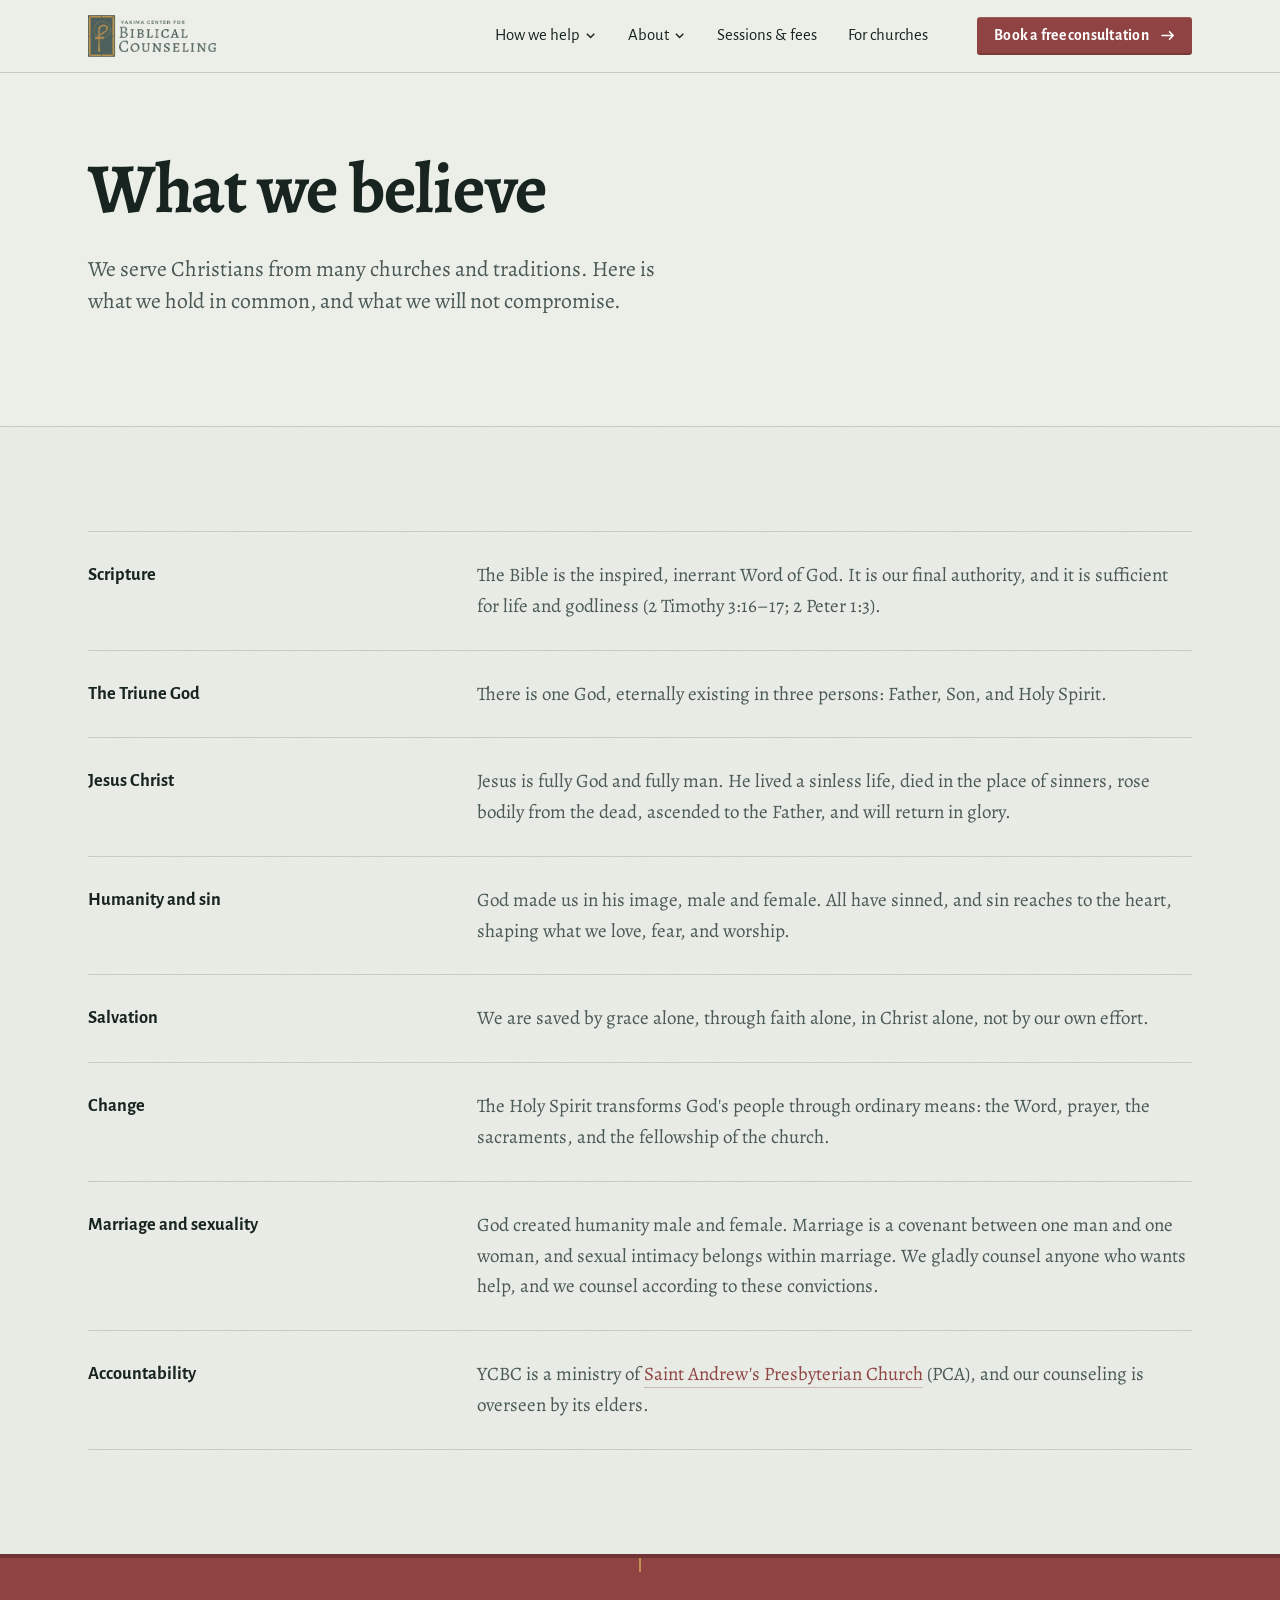
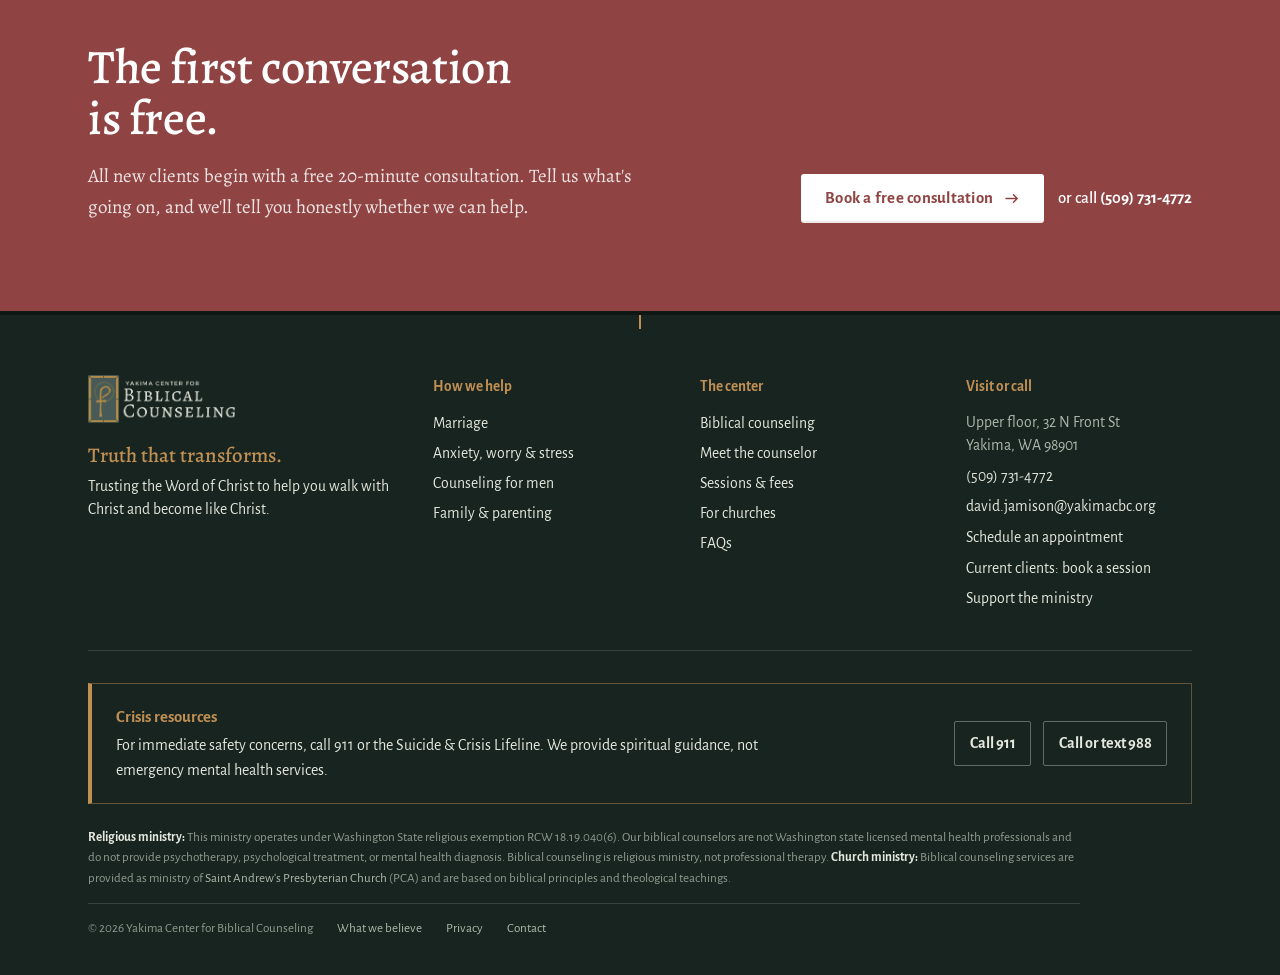
<file: beliefs.html>
<!DOCTYPE html>
<html lang="en" class="js seam-a">
<head>
<meta charset="utf-8">
<meta name="viewport" content="width=device-width, initial-scale=1">
<title>What We Believe | Yakima Center for Biblical Counseling</title>
<meta name="description" content="The convictions of the Yakima Center for Biblical Counseling: Scripture, the Triune God, Christ, salvation, change, marriage, and accountability to the church.">
<link rel="canonical" href="https://yakimacbc.org/beliefs">
<meta property="og:title" content="What We Believe | Yakima Center for Biblical Counseling">
<meta property="og:description" content="The convictions of the Yakima Center for Biblical Counseling: Scripture, the Triune God, Christ, salvation, change, marriage, and accountability to the church.">
<meta property="og:type" content="website">
<meta property="og:url" content="https://yakimacbc.org/beliefs">
<meta property="og:image" content="https://yakimacbc.org/assets/og.jpg">
<meta name="theme-color" content="#18241F">
<link rel="icon" type="image/png" href="assets/favicon.png">
<link rel="apple-touch-icon" href="assets/favicon.png">
<link rel="preload" href="assets/fonts/alegreya-latin-500-normal.woff2" as="font" type="font/woff2" crossorigin>
<link rel="stylesheet" href="assets/styles.css?v=7accb95d">

</head>
<body>
<a class="skip" href="#main">Skip to content</a>
<header class="site-header">
  <div class="wrap">
    <a class="brand" href="index.html"><img src="assets/logo.png" alt="Yakima Center for Biblical Counseling" width="1253" height="408"></a>
    <nav class="nav" aria-label="Main">
      <div class="drop"><button type="button" aria-expanded="false" aria-haspopup="true">How we help <svg viewBox="0 0 12 12" aria-hidden="true"><path d="M2 4l4 4 4-4" fill="none" stroke="currentColor" stroke-width="1.6"/></svg></button>
        <div class="menu mega">
          <div class="mega-grid"><a class="mini-item" href="marriage.html"><svg class="ic ic-marriage" viewBox="0 0 40 40" aria-hidden="true"><circle cx="15" cy="21" r="9" class="s"/><circle cx="25" cy="21" r="9" class="g"/></svg><span><b>Marriage</b><small>Conflict, distance, broken trust, and preparing well for marriage.</small></span></a><a class="mini-item" href="anxiety.html"><svg class="ic ic-anxiety" viewBox="0 0 40 40" aria-hidden="true"><path class="s" d="M4 30h32M9 35h22M20 8v5M9.4 13.4l3.2 3.2M30.6 13.4l-3.2 3.2M4 24h4.5M31.5 24H36"/><path class="g" d="M11 30a9 9 0 0118 0"/></svg><span><b>Anxiety, worry & stress</b><small>Fear, overwhelm, discouragement, and depression.</small></span></a><a class="mini-item" href="men.html"><svg class="ic ic-men" viewBox="0 0 40 40" aria-hidden="true"><path class="s" d="M20 4l13 5v9c0 9-5.5 15-13 18C12.5 33 7 27 7 18V9z"/><path class="g" d="M20 12v14M14.5 17.5h11"/></svg><span><b>Counseling for men</b><small>Pornography, anger, discipline, and leading a family.</small></span></a><a class="mini-item" href="family.html"><svg class="ic ic-family" viewBox="0 0 40 40" aria-hidden="true"><path class="s" d="M5 19L20 6l15 13M9 16v18h22V16"/><path class="g" d="M17 34v-9h6v9"/></svg><span><b>Family & parenting</b><small>Defiant kids, divided parents, and homes in conflict.</small></span></a></div>
          <div class="mega-foot"><span>Not sure where you fit? Every new client starts with a free 20-minute consultation.</span><a class="btn btn-primary btn-sm" href="https://book.carepatron.com/Yakima-Center-for-Biblical-Counseling/David?p=CPYr9o-GQtWvPU1mG8IbVg&s=7IHqQZRP" target="_blank" rel="noopener" data-goatcounter-click="book-consultation" data-goatcounter-title="Book a free consultation">Book a consultation</a></div>
        </div>
      </div>
      <div class="drop"><button type="button" aria-expanded="false" aria-haspopup="true">About <svg viewBox="0 0 12 12" aria-hidden="true"><path d="M2 4l4 4 4-4" fill="none" stroke="currentColor" stroke-width="1.6"/></svg></button>
        <div class="menu mini"><a class="mini-item" href="biblical-counseling.html"><svg class="ic ic-book" viewBox="0 0 40 40" aria-hidden="true"><path class="s" d="M20 11c-4-3-9-3-14-2v21c5-1 10-1 14 2 4-3 9-3 14-2V9c-5-1-10-1-14 2zM20 11v21"/><path class="g" d="M25 7.5v8l2.5-1.8 2.5 1.8v-8.6"/></svg><span><b>Biblical counseling</b><small>What it is, and how we approach it.</small></span></a><a class="mini-item" href="about.html"><svg class="ic ic-people" viewBox="0 0 40 40" aria-hidden="true"><circle class="s" cx="14" cy="13" r="5"/><path class="s" d="M5 33c0-6 4-10 9-10s9 4 9 10"/><circle class="g" cx="27" cy="15" r="4"/><path class="g" d="M24 23.5c1-.4 2-.5 3-.5 4.4 0 8 3.4 8 9"/></svg><span><b>Meet the counselor</b><small>David Jamison, director.</small></span></a><a class="mini-item" href="faq.html"><svg class="ic ic-chat" viewBox="0 0 40 40" aria-hidden="true"><path class="s" d="M6 8h22v15H14l-6 5v-5H6z"/><path class="g" d="M30 14h4v14h-2v4l-5-4H17v-3"/></svg><span><b>FAQs</b><small>Common questions, answered plainly.</small></span></a><a class="mini-item" href="contact.html"><svg class="ic ic-pin" viewBox="0 0 40 40" aria-hidden="true"><path class="s" d="M20 35s11-10.5 11-19a11 11 0 00-22 0c0 8.5 11 19 11 19z"/><circle class="g" cx="20" cy="16" r="4"/></svg><span><b>Contact</b><small>Phone, email, and our office.</small></span></a><a class="mini-item mini-client" href="https://book.carepatron.com/Yakima-Center-for-Biblical-Counseling/David?p=CPYr9o-GQtWvPU1mG8IbVg&s=7IHqQZRP" target="_blank" rel="noopener" data-goatcounter-click="client-booking" data-goatcounter-title="Current client booking"><svg class="ic ic-key" viewBox="0 0 40 40" aria-hidden="true"><circle class="s" cx="13" cy="20" r="7"/><path class="s" d="M20 20h15M30 20v5M35 20v4"/><circle class="g" cx="13" cy="20" r="2.5"/></svg><span><b>Current clients</b><small>Book your next session</small></span></a></div>
      </div>
      <a href="fees.html">Sessions &amp; fees</a>
      <a href="churches.html">For churches</a>
    </nav>
    <a class="btn btn-primary" href="https://book.carepatron.com/Yakima-Center-for-Biblical-Counseling/David?p=CPYr9o-GQtWvPU1mG8IbVg&s=7IHqQZRP" target="_blank" rel="noopener" data-goatcounter-click="book-consultation" data-goatcounter-title="Book a free consultation">Book a free consultation</a>
    <button class="menu-toggle" type="button" aria-expanded="false" aria-label="Open menu"><svg viewBox="0 0 24 24" aria-hidden="true"><path d="M3 7h18M3 12h18M3 17h18" stroke="currentColor" stroke-width="1.8" fill="none" stroke-linecap="round"/></svg></button>
  </div>
</header>
<div class="mobile-nav" role="dialog" aria-modal="true" aria-label="Menu">
  <div class="top"><img src="assets/logo-light.png" alt=""><button class="close" type="button" aria-label="Close menu"><svg viewBox="0 0 24 24" aria-hidden="true"><path d="M5 5l14 14M19 5L5 19" stroke="currentColor" stroke-width="1.8" fill="none" stroke-linecap="round"/></svg></button></div>
  <div class="m-groups">
    <details class="m-group" open><summary class="m-label">How we help<svg viewBox="0 0 12 12" aria-hidden="true"><path d="M2 4l4 4 4-4" fill="none" stroke="currentColor" stroke-width="1.6"/></svg></summary><div class="m-body"><div class="m-in"><div class="m-list"><a class="m-item" href="marriage.html"><svg class="ic ic-marriage" viewBox="0 0 40 40" aria-hidden="true"><circle cx="15" cy="21" r="9" class="s"/><circle cx="25" cy="21" r="9" class="g"/></svg><span>Marriage</span><svg class="chev" viewBox="0 0 12 12" aria-hidden="true"><path d="M4 2l4 4-4 4" fill="none" stroke="currentColor" stroke-width="1.6"/></svg></a><a class="m-item" href="anxiety.html"><svg class="ic ic-anxiety" viewBox="0 0 40 40" aria-hidden="true"><path class="s" d="M4 30h32M9 35h22M20 8v5M9.4 13.4l3.2 3.2M30.6 13.4l-3.2 3.2M4 24h4.5M31.5 24H36"/><path class="g" d="M11 30a9 9 0 0118 0"/></svg><span>Anxiety, worry & stress</span><svg class="chev" viewBox="0 0 12 12" aria-hidden="true"><path d="M4 2l4 4-4 4" fill="none" stroke="currentColor" stroke-width="1.6"/></svg></a><a class="m-item" href="men.html"><svg class="ic ic-men" viewBox="0 0 40 40" aria-hidden="true"><path class="s" d="M20 4l13 5v9c0 9-5.5 15-13 18C12.5 33 7 27 7 18V9z"/><path class="g" d="M20 12v14M14.5 17.5h11"/></svg><span>Counseling for men</span><svg class="chev" viewBox="0 0 12 12" aria-hidden="true"><path d="M4 2l4 4-4 4" fill="none" stroke="currentColor" stroke-width="1.6"/></svg></a><a class="m-item" href="family.html"><svg class="ic ic-family" viewBox="0 0 40 40" aria-hidden="true"><path class="s" d="M5 19L20 6l15 13M9 16v18h22V16"/><path class="g" d="M17 34v-9h6v9"/></svg><span>Family & parenting</span><svg class="chev" viewBox="0 0 12 12" aria-hidden="true"><path d="M4 2l4 4-4 4" fill="none" stroke="currentColor" stroke-width="1.6"/></svg></a></div></div></div></details>
    <details class="m-group"><summary class="m-label">About<svg viewBox="0 0 12 12" aria-hidden="true"><path d="M2 4l4 4 4-4" fill="none" stroke="currentColor" stroke-width="1.6"/></svg></summary><div class="m-body"><div class="m-in"><div class="m-list"><a class="m-item" href="biblical-counseling.html"><svg class="ic ic-book" viewBox="0 0 40 40" aria-hidden="true"><path class="s" d="M20 11c-4-3-9-3-14-2v21c5-1 10-1 14 2 4-3 9-3 14-2V9c-5-1-10-1-14 2zM20 11v21"/><path class="g" d="M25 7.5v8l2.5-1.8 2.5 1.8v-8.6"/></svg><span>Biblical counseling</span><svg class="chev" viewBox="0 0 12 12" aria-hidden="true"><path d="M4 2l4 4-4 4" fill="none" stroke="currentColor" stroke-width="1.6"/></svg></a><a class="m-item" href="about.html"><svg class="ic ic-people" viewBox="0 0 40 40" aria-hidden="true"><circle class="s" cx="14" cy="13" r="5"/><path class="s" d="M5 33c0-6 4-10 9-10s9 4 9 10"/><circle class="g" cx="27" cy="15" r="4"/><path class="g" d="M24 23.5c1-.4 2-.5 3-.5 4.4 0 8 3.4 8 9"/></svg><span>Meet the counselor</span><svg class="chev" viewBox="0 0 12 12" aria-hidden="true"><path d="M4 2l4 4-4 4" fill="none" stroke="currentColor" stroke-width="1.6"/></svg></a><a class="m-item" href="faq.html"><svg class="ic ic-chat" viewBox="0 0 40 40" aria-hidden="true"><path class="s" d="M6 8h22v15H14l-6 5v-5H6z"/><path class="g" d="M30 14h4v14h-2v4l-5-4H17v-3"/></svg><span>FAQs</span><svg class="chev" viewBox="0 0 12 12" aria-hidden="true"><path d="M4 2l4 4-4 4" fill="none" stroke="currentColor" stroke-width="1.6"/></svg></a><a class="m-item" href="contact.html"><svg class="ic ic-pin" viewBox="0 0 40 40" aria-hidden="true"><path class="s" d="M20 35s11-10.5 11-19a11 11 0 00-22 0c0 8.5 11 19 11 19z"/><circle class="g" cx="20" cy="16" r="4"/></svg><span>Contact</span><svg class="chev" viewBox="0 0 12 12" aria-hidden="true"><path d="M4 2l4 4-4 4" fill="none" stroke="currentColor" stroke-width="1.6"/></svg></a></div></div></div></details>
    <details class="m-group"><summary class="m-label">Next steps<svg viewBox="0 0 12 12" aria-hidden="true"><path d="M2 4l4 4 4-4" fill="none" stroke="currentColor" stroke-width="1.6"/></svg></summary><div class="m-body"><div class="m-in">
      <div class="m-list"><a class="m-item" href="fees.html"><svg class="ic ic-card" viewBox="0 0 40 40" aria-hidden="true"><rect class="s" x="5" y="10" width="30" height="20" rx="1.5"/><path class="s" d="M5 16h30"/><path class="g" d="M10 24h8"/></svg><span>Sessions &amp; fees</span><svg class="chev" viewBox="0 0 12 12" aria-hidden="true"><path d="M4 2l4 4-4 4" fill="none" stroke="currentColor" stroke-width="1.6"/></svg></a>
      <a class="m-item" href="churches.html"><svg class="ic ic-church" viewBox="0 0 40 40" aria-hidden="true"><path class="s" d="M8 36V20l12-8 12 8v16M5 36h30M17 36v-6a3 3 0 016 0v6"/><path class="g" d="M20 3v9M16.5 6.5h7"/></svg><span>For pastors &amp; churches</span><svg class="chev" viewBox="0 0 12 12" aria-hidden="true"><path d="M4 2l4 4-4 4" fill="none" stroke="currentColor" stroke-width="1.6"/></svg></a></div>
    </div></div></details>
  </div>
  <div class="m-foot">
    <a class="btn btn-gold" href="https://book.carepatron.com/Yakima-Center-for-Biblical-Counseling/David?p=CPYr9o-GQtWvPU1mG8IbVg&s=7IHqQZRP" target="_blank" rel="noopener" data-goatcounter-click="book-consultation" data-goatcounter-title="Book a free consultation">Book a free consultation</a>
    <a class="m-tel" href="tel:+15097314772" data-goatcounter-click="call" data-goatcounter-title="Phone call">or call (509) 731-4772</a>
    <a class="m-client" href="https://book.carepatron.com/Yakima-Center-for-Biblical-Counseling/David?p=CPYr9o-GQtWvPU1mG8IbVg&s=7IHqQZRP" target="_blank" rel="noopener" data-goatcounter-click="client-booking" data-goatcounter-title="Current client booking"><svg class="ic ic-key" viewBox="0 0 40 40" aria-hidden="true"><circle class="s" cx="13" cy="20" r="7"/><path class="s" d="M20 20h15M30 20v5M35 20v4"/><circle class="g" cx="13" cy="20" r="2.5"/></svg><span>Current clients: book your next session</span></a>
    <p class="mob-tag">Trusting the Word of Christ to help you walk with Christ and become like Christ.</p>
  </div>
</div>
<main id="main">
<section class="page-hero ">
  <div class="wrap">
    <div class="ph-main">
    
    
    <h1>What we believe</h1>
    <p class="lede">We serve Christians from many churches and traditions. Here is what we hold in common, and what we will not compromise.</p>
    
    </div>
    
  </div>
  
</section><section class="section"><div class="wrap"><ul class="dl"><li><strong>Scripture</strong><span>The Bible is the inspired, inerrant Word of God. It is our final authority, and it is sufficient for life and godliness (2 Timothy 3:16–17; 2 Peter 1:3).</span></li><li><strong>The Triune God</strong><span>There is one God, eternally existing in three persons: Father, Son, and Holy Spirit.</span></li><li><strong>Jesus Christ</strong><span>Jesus is fully God and fully man. He lived a sinless life, died in the place of sinners, rose bodily from the dead, ascended to the Father, and will return in glory.</span></li><li><strong>Humanity and sin</strong><span>God made us in his image, male and female. All have sinned, and sin reaches to the heart, shaping what we love, fear, and worship.</span></li><li><strong>Salvation</strong><span>We are saved by grace alone, through faith alone, in Christ alone, not by our own effort.</span></li><li><strong>Change</strong><span>The Holy Spirit transforms God's people through ordinary means: the Word, prayer, the sacraments, and the fellowship of the church.</span></li><li><strong>Marriage and sexuality</strong><span>God created humanity male and female. Marriage is a covenant between one man and one woman, and sexual intimacy belongs within marriage. We gladly counsel anyone who wants help, and we counsel according to these convictions.</span></li><li><strong>Accountability</strong><span>YCBC is a ministry of <a href="https://www.saintandrewsyakima.org/">Saint Andrew's Presbyterian Church</a> (PCA), and our counseling is overseen by its elders.</span></li></ul></div></section><section class="cta-band">
  <div class="wrap">
    <div><h2>The first conversation is free.</h2><p>All new clients begin with a free 20-minute consultation. Tell us what's going on, and we'll tell you honestly whether we can help.</p></div>
    <div class="actions"><a class="btn btn-light" href="https://book.carepatron.com/Yakima-Center-for-Biblical-Counseling/David?p=CPYr9o-GQtWvPU1mG8IbVg&s=7IHqQZRP" target="_blank" rel="noopener" data-goatcounter-click="book-consultation" data-goatcounter-title="Book a free consultation">Book a free consultation</a><a class="tel" href="tel:+15097314772" data-goatcounter-click="call" data-goatcounter-title="Phone call">or call <b>(509) 731-4772</b></a></div>
  </div>
</section>
</main>
<footer class="site-footer">
  <div class="wrap">
    <div class="foot-grid">
      <div class="foot-brand">
        <img src="assets/logo-light.png" alt="Yakima Center for Biblical Counseling" width="1253" height="408">
        <p class="foot-tag"><b>Truth that transforms.</b>Trusting the Word of Christ to help you walk with Christ and become like Christ.</p>
      </div>
      <div>
        <h4>How we help</h4>
        <ul><li><a href="marriage.html">Marriage</a></li><li><a href="anxiety.html">Anxiety, worry & stress</a></li><li><a href="men.html">Counseling for men</a></li><li><a href="family.html">Family & parenting</a></li></ul>
      </div>
      <div>
        <h4>The center</h4>
        <ul><li><a href="biblical-counseling.html">Biblical counseling</a></li><li><a href="about.html">Meet the counselor</a></li><li><a href="fees.html">Sessions &amp; fees</a></li><li><a href="churches.html">For churches</a></li><li><a href="faq.html">FAQs</a></li></ul>
      </div>
      <div>
        <h4>Visit or call</h4>
        <ul class="foot-contact"><li>Upper floor, 32 N Front St<br>Yakima, WA 98901</li><li><a href="tel:+15097314772" data-goatcounter-click="call" data-goatcounter-title="Phone call">(509) 731-4772</a></li><li><a href="mailto:david.jamison@yakimacbc.org">david.jamison@yakimacbc.org</a></li><li><a href="https://book.carepatron.com/Yakima-Center-for-Biblical-Counseling/David?p=CPYr9o-GQtWvPU1mG8IbVg&s=7IHqQZRP" target="_blank" rel="noopener" data-goatcounter-click="book-consultation" data-goatcounter-title="Book a free consultation">Schedule an appointment</a></li><li><a href="https://book.carepatron.com/Yakima-Center-for-Biblical-Counseling/David?p=CPYr9o-GQtWvPU1mG8IbVg&s=7IHqQZRP" target="_blank" rel="noopener" data-goatcounter-click="client-booking" data-goatcounter-title="Current client booking">Current clients: book a session</a></li><li><a href="https://standrewsyakima.churchcenter.com/giving/to/biblical-counseling-center">Support the ministry</a></li></ul>
      </div>
    </div>
    <div class="crisis-bar">
      <p><strong>Crisis resources</strong>For immediate safety concerns, call 911 or the Suicide &amp; Crisis Lifeline. We provide spiritual guidance, not emergency mental health services.</p>
      <div class="crisis-links"><a href="tel:911">Call 911</a><a href="tel:988">Call or text 988</a></div>
    </div>
    <div class="legal">
      <p><b>Religious ministry:</b> This ministry operates under Washington State religious exemption RCW 18.19.040(6). Our biblical counselors are not Washington state licensed mental health professionals and do not provide psychotherapy, psychological treatment, or mental health diagnosis. Biblical counseling is religious ministry, not professional therapy. <b>Church ministry:</b> Biblical counseling services are provided as ministry of <a href="https://www.saintandrewsyakima.org/">Saint Andrew's Presbyterian Church</a> (PCA) and are based on biblical principles and theological teachings.</p>
      <p class="copy"><span>© 2026 Yakima Center for Biblical Counseling</span><a href="beliefs.html">What we believe</a><a href="privacy.html">Privacy</a><a href="contact.html">Contact</a></p>
    </div>
  </div>
</footer>
<div class="mobile-bar" aria-label="Quick actions">
  <a class="call" href="tel:+15097314772" data-goatcounter-click="call" data-goatcounter-title="Phone call"><svg viewBox="0 0 24 24" aria-hidden="true"><path d="M6.6 10.8a15.1 15.1 0 006.6 6.6l2.2-2.2a1 1 0 011-.25 11.4 11.4 0 003.6.57 1 1 0 011 1V20a1 1 0 01-1 1A17 17 0 013 4a1 1 0 011-1h3.5a1 1 0 011 1c0 1.25.2 2.45.57 3.57a1 1 0 01-.25 1z" fill="currentColor"/></svg><span>Call</span></a>
  <a class="book" href="https://book.carepatron.com/Yakima-Center-for-Biblical-Counseling/David?p=CPYr9o-GQtWvPU1mG8IbVg&s=7IHqQZRP" target="_blank" rel="noopener" data-goatcounter-click="book-consultation" data-goatcounter-title="Book a free consultation">Book a free consultation</a>
</div>
<script src="assets/site.js?v=7accb95d"></script>
<script data-goatcounter="https://yakimacbc.goatcounter.com/count" async src="https://gc.zgo.at/count.js"></script>
</body>
</html>
</file>
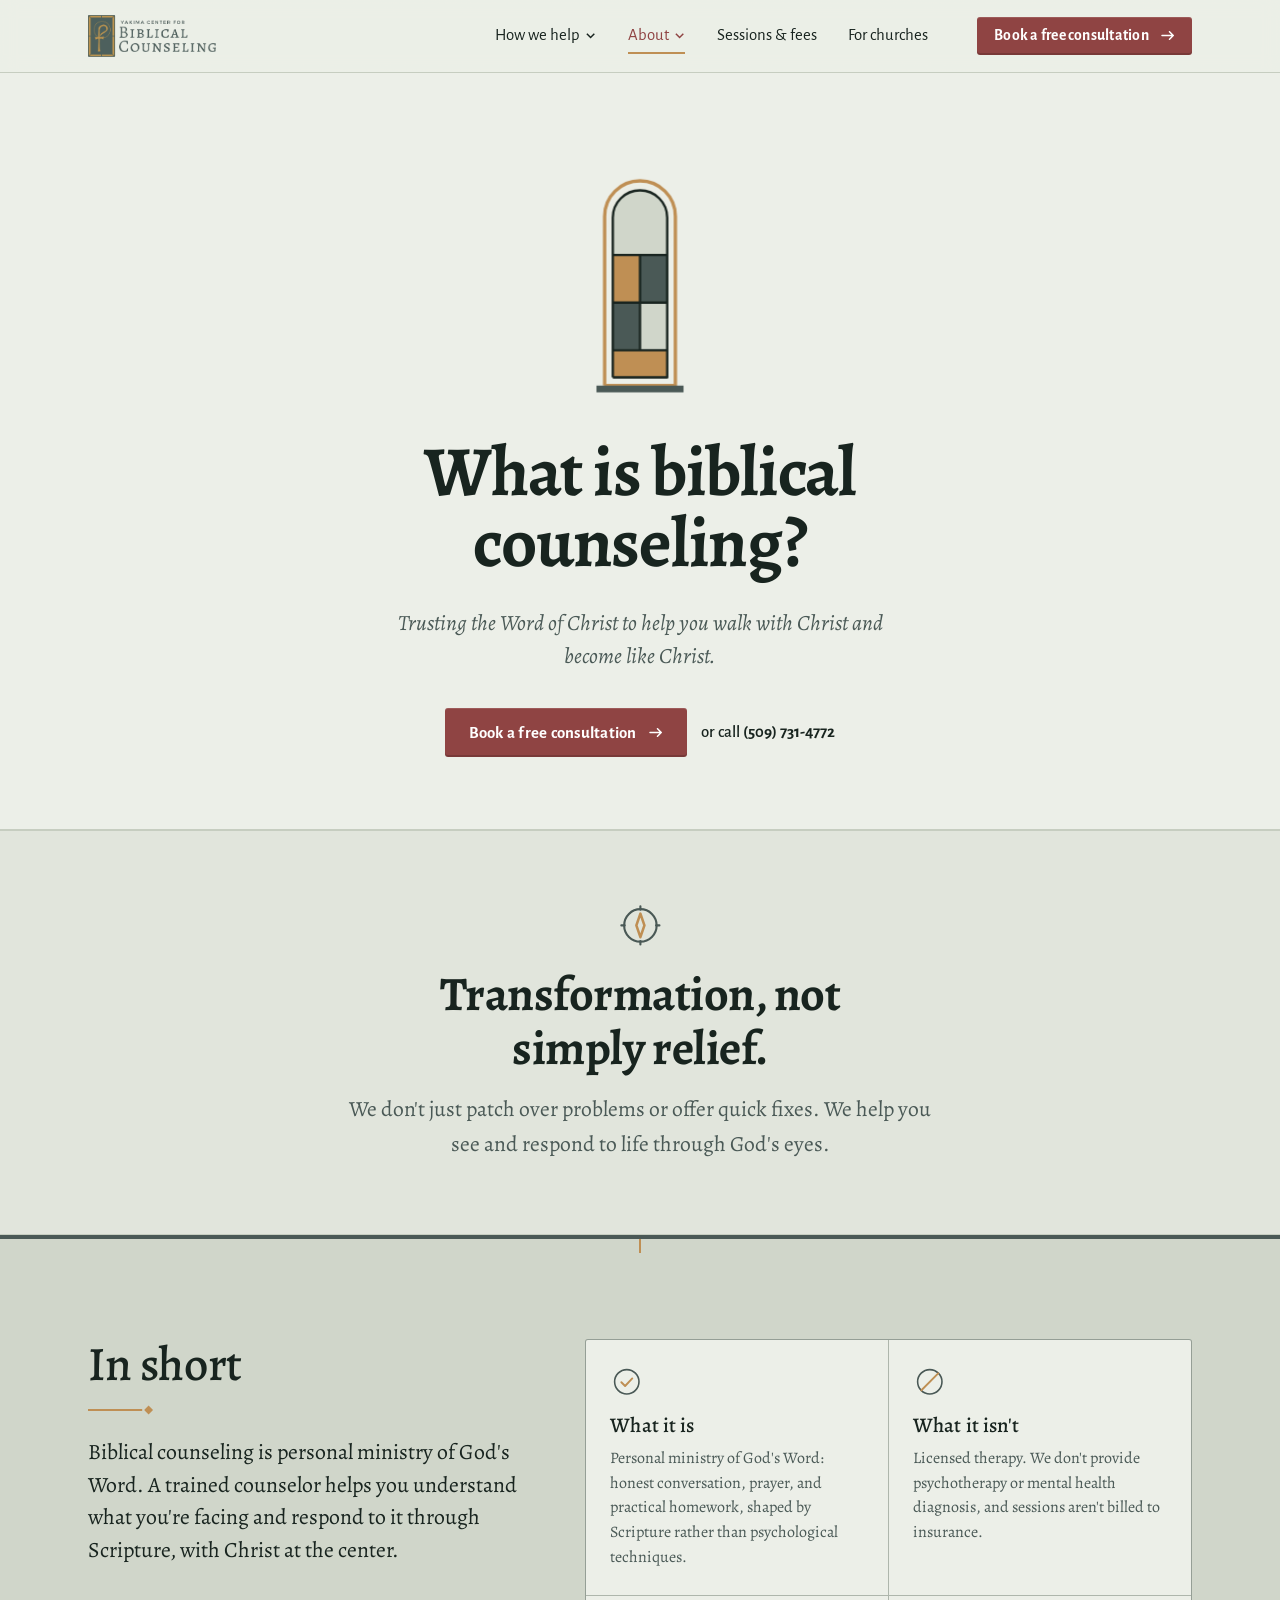
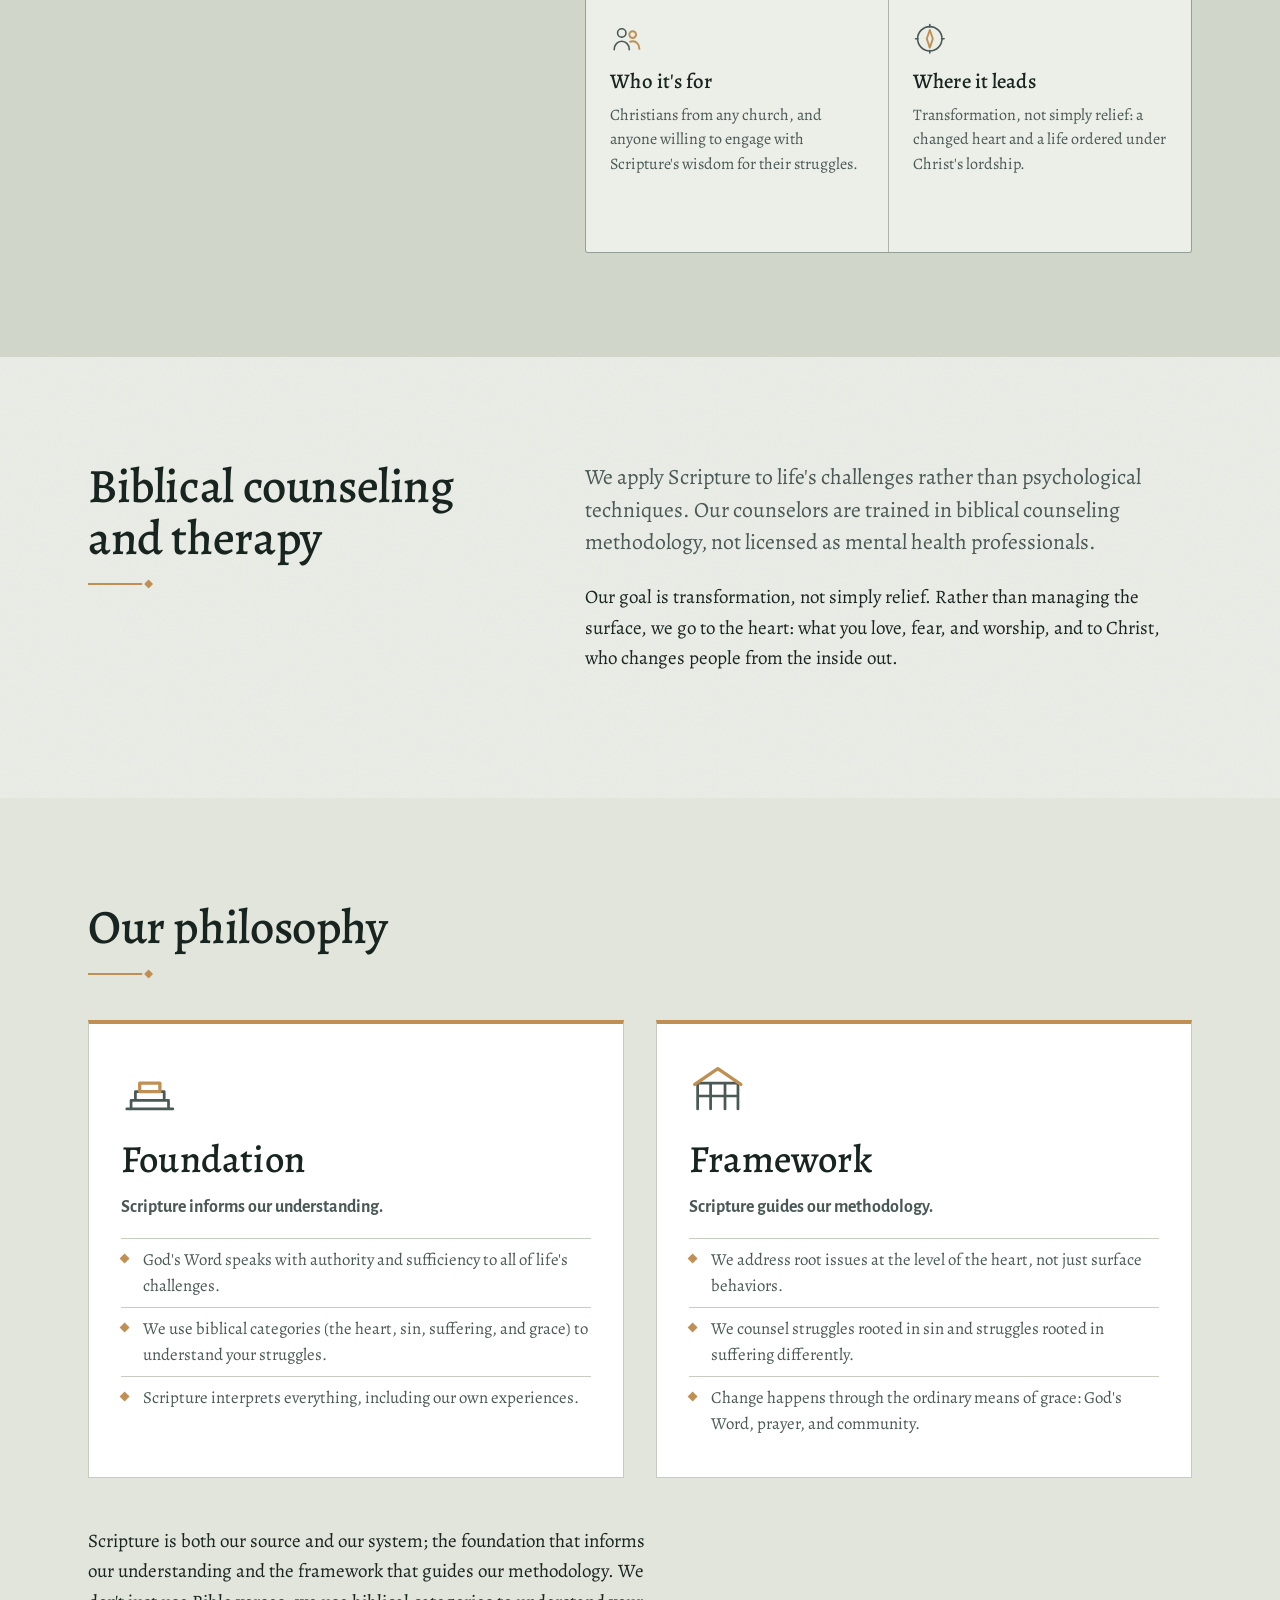
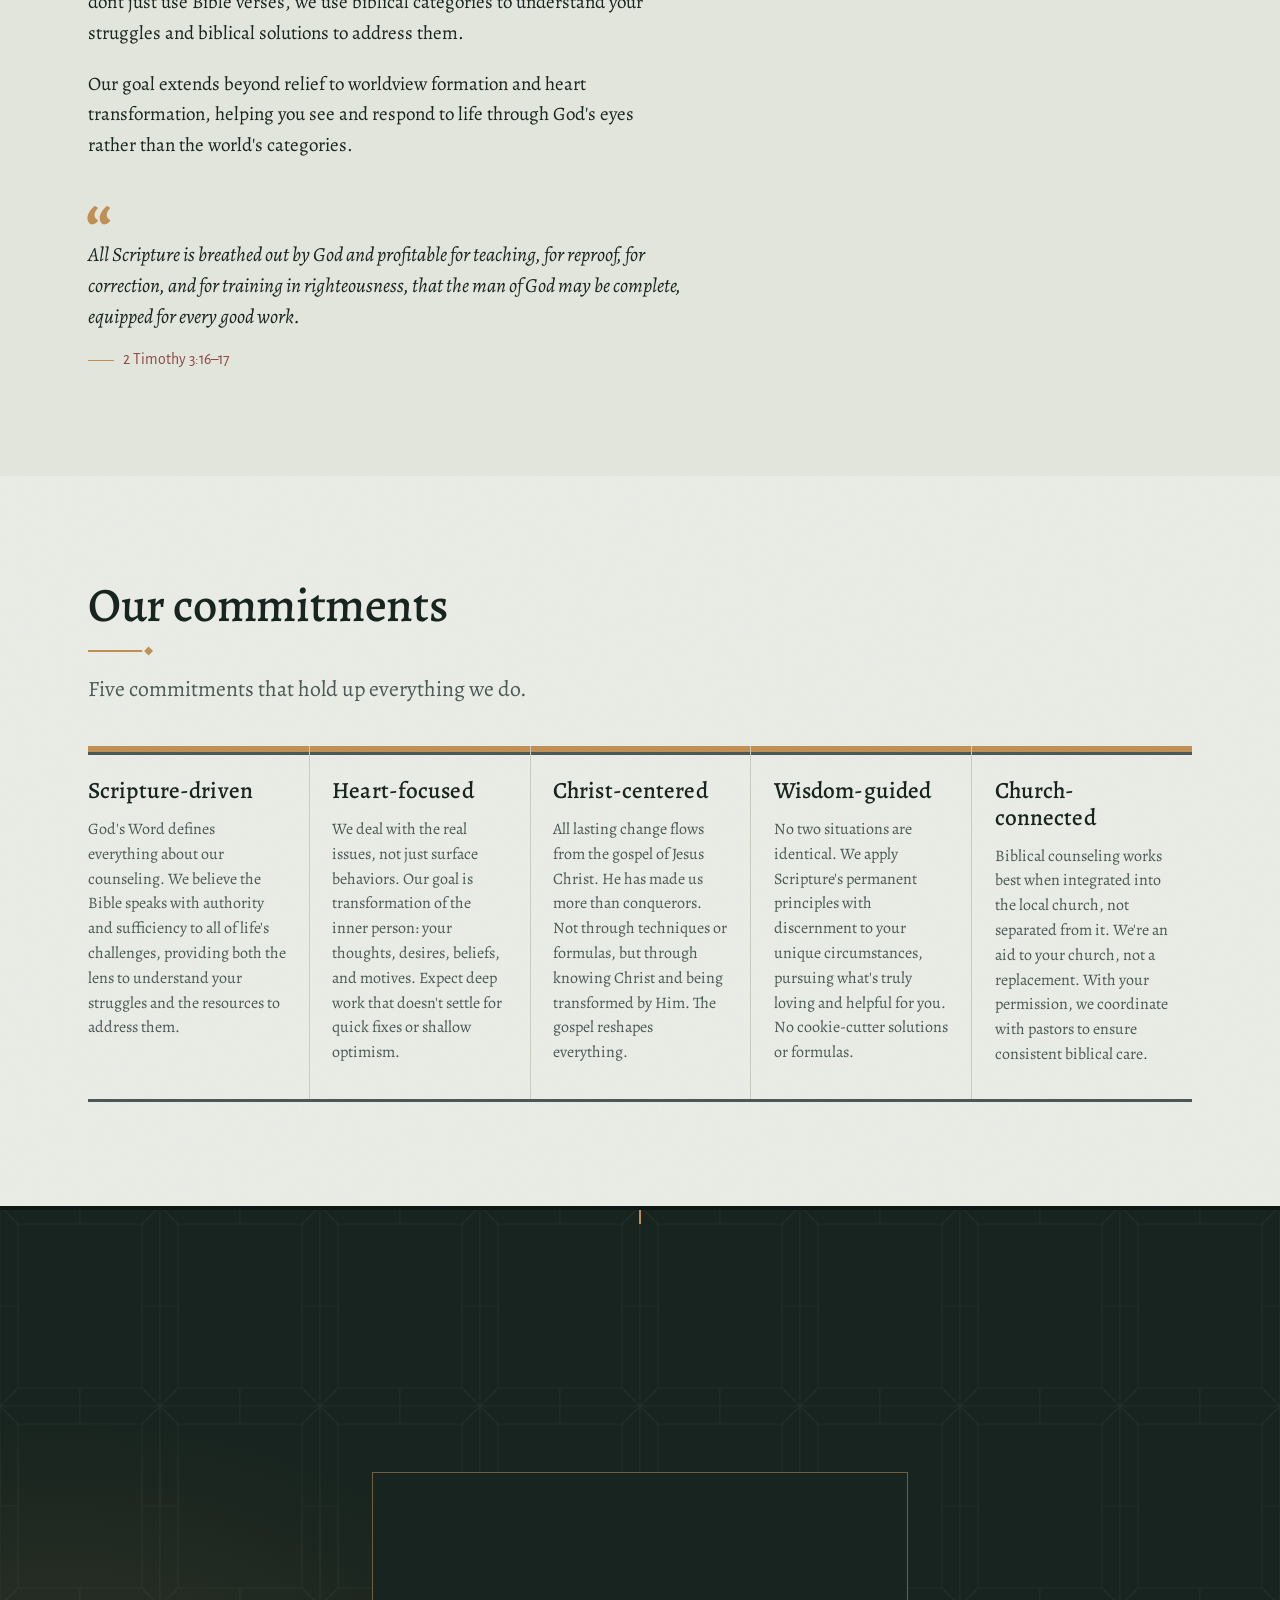
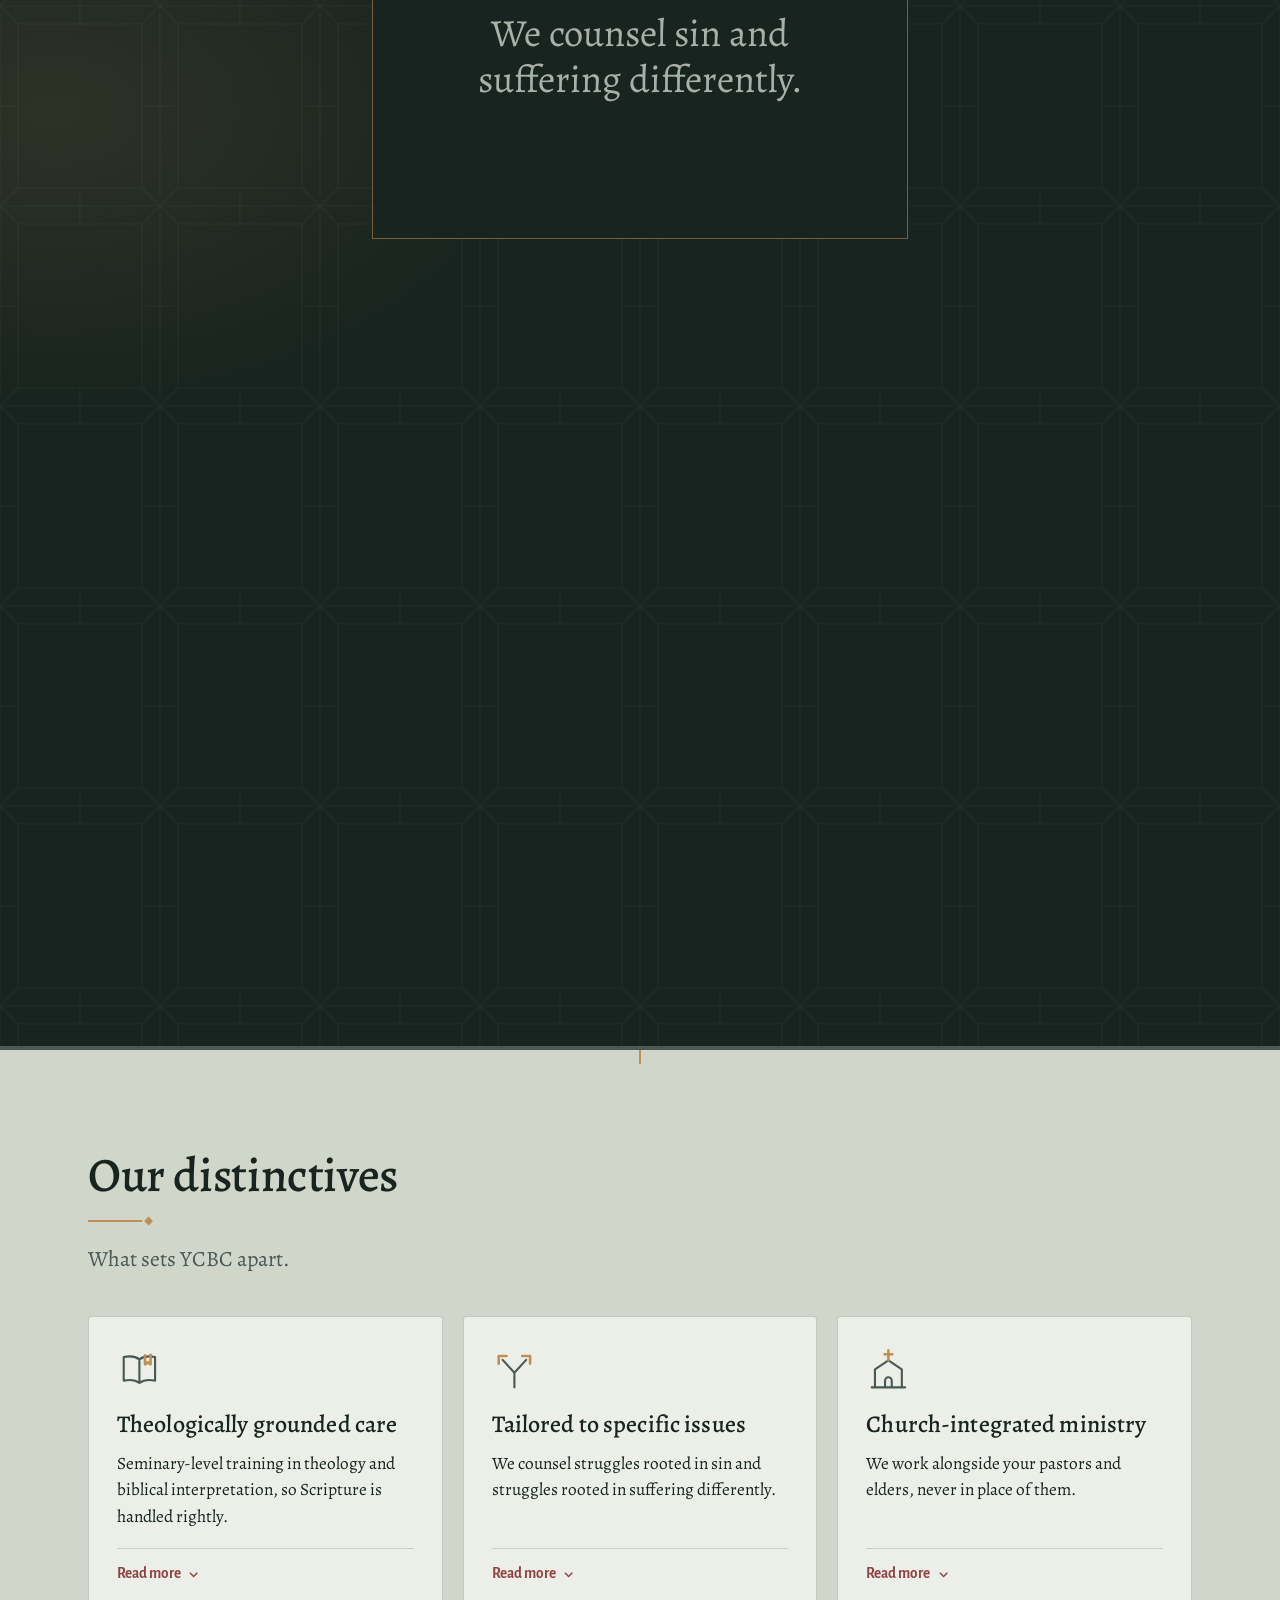
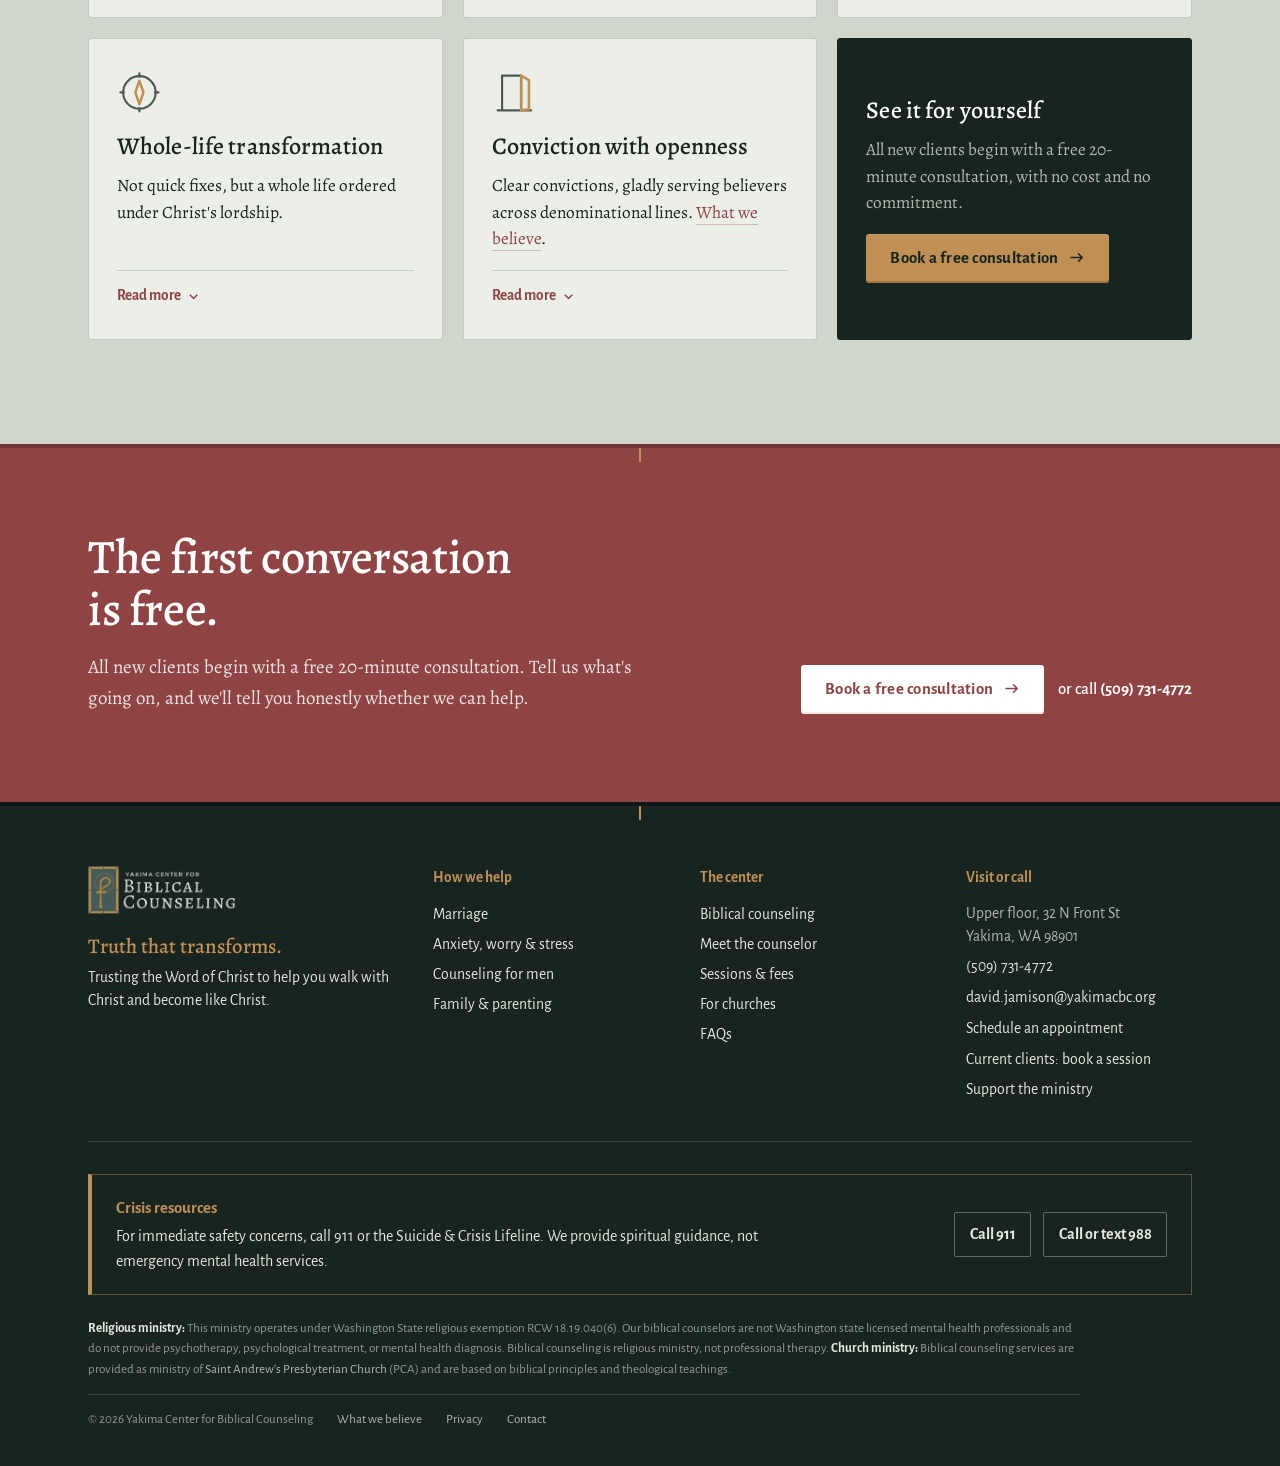
<file: biblical-counseling.html>
<!DOCTYPE html>
<html lang="en" class="js seam-a">
<head>
<meta charset="utf-8">
<meta name="viewport" content="width=device-width, initial-scale=1">
<title>What Is Biblical Counseling? | YCBC Yakima</title>
<meta name="description" content="What biblical counseling is, how it differs from therapy, and our philosophy, commitments, and distinctives. Biblical counseling in Yakima, WA.">
<link rel="canonical" href="https://yakimacbc.org/biblical-counseling">
<meta property="og:title" content="What Is Biblical Counseling? | YCBC Yakima">
<meta property="og:description" content="What biblical counseling is, how it differs from therapy, and our philosophy, commitments, and distinctives. Biblical counseling in Yakima, WA.">
<meta property="og:type" content="website">
<meta property="og:url" content="https://yakimacbc.org/biblical-counseling">
<meta property="og:image" content="https://yakimacbc.org/assets/og.jpg">
<meta name="theme-color" content="#18241F">
<link rel="icon" type="image/png" href="assets/favicon.png">
<link rel="apple-touch-icon" href="assets/favicon.png">
<link rel="preload" href="assets/fonts/alegreya-latin-500-normal.woff2" as="font" type="font/woff2" crossorigin>
<link rel="stylesheet" href="assets/styles.css?v=7accb95d">

</head>
<body>
<a class="skip" href="#main">Skip to content</a>
<header class="site-header">
  <div class="wrap">
    <a class="brand" href="index.html"><img src="assets/logo.png" alt="Yakima Center for Biblical Counseling" width="1253" height="408"></a>
    <nav class="nav" aria-label="Main">
      <div class="drop"><button type="button" aria-expanded="false" aria-haspopup="true">How we help <svg viewBox="0 0 12 12" aria-hidden="true"><path d="M2 4l4 4 4-4" fill="none" stroke="currentColor" stroke-width="1.6"/></svg></button>
        <div class="menu mega">
          <div class="mega-grid"><a class="mini-item" href="marriage.html"><svg class="ic ic-marriage" viewBox="0 0 40 40" aria-hidden="true"><circle cx="15" cy="21" r="9" class="s"/><circle cx="25" cy="21" r="9" class="g"/></svg><span><b>Marriage</b><small>Conflict, distance, broken trust, and preparing well for marriage.</small></span></a><a class="mini-item" href="anxiety.html"><svg class="ic ic-anxiety" viewBox="0 0 40 40" aria-hidden="true"><path class="s" d="M4 30h32M9 35h22M20 8v5M9.4 13.4l3.2 3.2M30.6 13.4l-3.2 3.2M4 24h4.5M31.5 24H36"/><path class="g" d="M11 30a9 9 0 0118 0"/></svg><span><b>Anxiety, worry & stress</b><small>Fear, overwhelm, discouragement, and depression.</small></span></a><a class="mini-item" href="men.html"><svg class="ic ic-men" viewBox="0 0 40 40" aria-hidden="true"><path class="s" d="M20 4l13 5v9c0 9-5.5 15-13 18C12.5 33 7 27 7 18V9z"/><path class="g" d="M20 12v14M14.5 17.5h11"/></svg><span><b>Counseling for men</b><small>Pornography, anger, discipline, and leading a family.</small></span></a><a class="mini-item" href="family.html"><svg class="ic ic-family" viewBox="0 0 40 40" aria-hidden="true"><path class="s" d="M5 19L20 6l15 13M9 16v18h22V16"/><path class="g" d="M17 34v-9h6v9"/></svg><span><b>Family & parenting</b><small>Defiant kids, divided parents, and homes in conflict.</small></span></a></div>
          <div class="mega-foot"><span>Not sure where you fit? Every new client starts with a free 20-minute consultation.</span><a class="btn btn-primary btn-sm" href="https://book.carepatron.com/Yakima-Center-for-Biblical-Counseling/David?p=CPYr9o-GQtWvPU1mG8IbVg&s=7IHqQZRP" target="_blank" rel="noopener" data-goatcounter-click="book-consultation" data-goatcounter-title="Book a free consultation">Book a consultation</a></div>
        </div>
      </div>
      <div class="drop"><button type="button" aria-expanded="false" aria-haspopup="true" class="is-current">About <svg viewBox="0 0 12 12" aria-hidden="true"><path d="M2 4l4 4 4-4" fill="none" stroke="currentColor" stroke-width="1.6"/></svg></button>
        <div class="menu mini"><a class="mini-item" href="biblical-counseling.html" aria-current="page"><svg class="ic ic-book" viewBox="0 0 40 40" aria-hidden="true"><path class="s" d="M20 11c-4-3-9-3-14-2v21c5-1 10-1 14 2 4-3 9-3 14-2V9c-5-1-10-1-14 2zM20 11v21"/><path class="g" d="M25 7.5v8l2.5-1.8 2.5 1.8v-8.6"/></svg><span><b>Biblical counseling</b><small>What it is, and how we approach it.</small></span></a><a class="mini-item" href="about.html"><svg class="ic ic-people" viewBox="0 0 40 40" aria-hidden="true"><circle class="s" cx="14" cy="13" r="5"/><path class="s" d="M5 33c0-6 4-10 9-10s9 4 9 10"/><circle class="g" cx="27" cy="15" r="4"/><path class="g" d="M24 23.5c1-.4 2-.5 3-.5 4.4 0 8 3.4 8 9"/></svg><span><b>Meet the counselor</b><small>David Jamison, director.</small></span></a><a class="mini-item" href="faq.html"><svg class="ic ic-chat" viewBox="0 0 40 40" aria-hidden="true"><path class="s" d="M6 8h22v15H14l-6 5v-5H6z"/><path class="g" d="M30 14h4v14h-2v4l-5-4H17v-3"/></svg><span><b>FAQs</b><small>Common questions, answered plainly.</small></span></a><a class="mini-item" href="contact.html"><svg class="ic ic-pin" viewBox="0 0 40 40" aria-hidden="true"><path class="s" d="M20 35s11-10.5 11-19a11 11 0 00-22 0c0 8.5 11 19 11 19z"/><circle class="g" cx="20" cy="16" r="4"/></svg><span><b>Contact</b><small>Phone, email, and our office.</small></span></a><a class="mini-item mini-client" href="https://book.carepatron.com/Yakima-Center-for-Biblical-Counseling/David?p=CPYr9o-GQtWvPU1mG8IbVg&s=7IHqQZRP" target="_blank" rel="noopener" data-goatcounter-click="client-booking" data-goatcounter-title="Current client booking"><svg class="ic ic-key" viewBox="0 0 40 40" aria-hidden="true"><circle class="s" cx="13" cy="20" r="7"/><path class="s" d="M20 20h15M30 20v5M35 20v4"/><circle class="g" cx="13" cy="20" r="2.5"/></svg><span><b>Current clients</b><small>Book your next session</small></span></a></div>
      </div>
      <a href="fees.html">Sessions &amp; fees</a>
      <a href="churches.html">For churches</a>
    </nav>
    <a class="btn btn-primary" href="https://book.carepatron.com/Yakima-Center-for-Biblical-Counseling/David?p=CPYr9o-GQtWvPU1mG8IbVg&s=7IHqQZRP" target="_blank" rel="noopener" data-goatcounter-click="book-consultation" data-goatcounter-title="Book a free consultation">Book a free consultation</a>
    <button class="menu-toggle" type="button" aria-expanded="false" aria-label="Open menu"><svg viewBox="0 0 24 24" aria-hidden="true"><path d="M3 7h18M3 12h18M3 17h18" stroke="currentColor" stroke-width="1.8" fill="none" stroke-linecap="round"/></svg></button>
  </div>
</header>
<div class="mobile-nav" role="dialog" aria-modal="true" aria-label="Menu">
  <div class="top"><img src="assets/logo-light.png" alt=""><button class="close" type="button" aria-label="Close menu"><svg viewBox="0 0 24 24" aria-hidden="true"><path d="M5 5l14 14M19 5L5 19" stroke="currentColor" stroke-width="1.8" fill="none" stroke-linecap="round"/></svg></button></div>
  <div class="m-groups">
    <details class="m-group" open><summary class="m-label">How we help<svg viewBox="0 0 12 12" aria-hidden="true"><path d="M2 4l4 4 4-4" fill="none" stroke="currentColor" stroke-width="1.6"/></svg></summary><div class="m-body"><div class="m-in"><div class="m-list"><a class="m-item" href="marriage.html"><svg class="ic ic-marriage" viewBox="0 0 40 40" aria-hidden="true"><circle cx="15" cy="21" r="9" class="s"/><circle cx="25" cy="21" r="9" class="g"/></svg><span>Marriage</span><svg class="chev" viewBox="0 0 12 12" aria-hidden="true"><path d="M4 2l4 4-4 4" fill="none" stroke="currentColor" stroke-width="1.6"/></svg></a><a class="m-item" href="anxiety.html"><svg class="ic ic-anxiety" viewBox="0 0 40 40" aria-hidden="true"><path class="s" d="M4 30h32M9 35h22M20 8v5M9.4 13.4l3.2 3.2M30.6 13.4l-3.2 3.2M4 24h4.5M31.5 24H36"/><path class="g" d="M11 30a9 9 0 0118 0"/></svg><span>Anxiety, worry & stress</span><svg class="chev" viewBox="0 0 12 12" aria-hidden="true"><path d="M4 2l4 4-4 4" fill="none" stroke="currentColor" stroke-width="1.6"/></svg></a><a class="m-item" href="men.html"><svg class="ic ic-men" viewBox="0 0 40 40" aria-hidden="true"><path class="s" d="M20 4l13 5v9c0 9-5.5 15-13 18C12.5 33 7 27 7 18V9z"/><path class="g" d="M20 12v14M14.5 17.5h11"/></svg><span>Counseling for men</span><svg class="chev" viewBox="0 0 12 12" aria-hidden="true"><path d="M4 2l4 4-4 4" fill="none" stroke="currentColor" stroke-width="1.6"/></svg></a><a class="m-item" href="family.html"><svg class="ic ic-family" viewBox="0 0 40 40" aria-hidden="true"><path class="s" d="M5 19L20 6l15 13M9 16v18h22V16"/><path class="g" d="M17 34v-9h6v9"/></svg><span>Family & parenting</span><svg class="chev" viewBox="0 0 12 12" aria-hidden="true"><path d="M4 2l4 4-4 4" fill="none" stroke="currentColor" stroke-width="1.6"/></svg></a></div></div></div></details>
    <details class="m-group"><summary class="m-label">About<svg viewBox="0 0 12 12" aria-hidden="true"><path d="M2 4l4 4 4-4" fill="none" stroke="currentColor" stroke-width="1.6"/></svg></summary><div class="m-body"><div class="m-in"><div class="m-list"><a class="m-item" href="biblical-counseling.html"><svg class="ic ic-book" viewBox="0 0 40 40" aria-hidden="true"><path class="s" d="M20 11c-4-3-9-3-14-2v21c5-1 10-1 14 2 4-3 9-3 14-2V9c-5-1-10-1-14 2zM20 11v21"/><path class="g" d="M25 7.5v8l2.5-1.8 2.5 1.8v-8.6"/></svg><span>Biblical counseling</span><svg class="chev" viewBox="0 0 12 12" aria-hidden="true"><path d="M4 2l4 4-4 4" fill="none" stroke="currentColor" stroke-width="1.6"/></svg></a><a class="m-item" href="about.html"><svg class="ic ic-people" viewBox="0 0 40 40" aria-hidden="true"><circle class="s" cx="14" cy="13" r="5"/><path class="s" d="M5 33c0-6 4-10 9-10s9 4 9 10"/><circle class="g" cx="27" cy="15" r="4"/><path class="g" d="M24 23.5c1-.4 2-.5 3-.5 4.4 0 8 3.4 8 9"/></svg><span>Meet the counselor</span><svg class="chev" viewBox="0 0 12 12" aria-hidden="true"><path d="M4 2l4 4-4 4" fill="none" stroke="currentColor" stroke-width="1.6"/></svg></a><a class="m-item" href="faq.html"><svg class="ic ic-chat" viewBox="0 0 40 40" aria-hidden="true"><path class="s" d="M6 8h22v15H14l-6 5v-5H6z"/><path class="g" d="M30 14h4v14h-2v4l-5-4H17v-3"/></svg><span>FAQs</span><svg class="chev" viewBox="0 0 12 12" aria-hidden="true"><path d="M4 2l4 4-4 4" fill="none" stroke="currentColor" stroke-width="1.6"/></svg></a><a class="m-item" href="contact.html"><svg class="ic ic-pin" viewBox="0 0 40 40" aria-hidden="true"><path class="s" d="M20 35s11-10.5 11-19a11 11 0 00-22 0c0 8.5 11 19 11 19z"/><circle class="g" cx="20" cy="16" r="4"/></svg><span>Contact</span><svg class="chev" viewBox="0 0 12 12" aria-hidden="true"><path d="M4 2l4 4-4 4" fill="none" stroke="currentColor" stroke-width="1.6"/></svg></a></div></div></div></details>
    <details class="m-group"><summary class="m-label">Next steps<svg viewBox="0 0 12 12" aria-hidden="true"><path d="M2 4l4 4 4-4" fill="none" stroke="currentColor" stroke-width="1.6"/></svg></summary><div class="m-body"><div class="m-in">
      <div class="m-list"><a class="m-item" href="fees.html"><svg class="ic ic-card" viewBox="0 0 40 40" aria-hidden="true"><rect class="s" x="5" y="10" width="30" height="20" rx="1.5"/><path class="s" d="M5 16h30"/><path class="g" d="M10 24h8"/></svg><span>Sessions &amp; fees</span><svg class="chev" viewBox="0 0 12 12" aria-hidden="true"><path d="M4 2l4 4-4 4" fill="none" stroke="currentColor" stroke-width="1.6"/></svg></a>
      <a class="m-item" href="churches.html"><svg class="ic ic-church" viewBox="0 0 40 40" aria-hidden="true"><path class="s" d="M8 36V20l12-8 12 8v16M5 36h30M17 36v-6a3 3 0 016 0v6"/><path class="g" d="M20 3v9M16.5 6.5h7"/></svg><span>For pastors &amp; churches</span><svg class="chev" viewBox="0 0 12 12" aria-hidden="true"><path d="M4 2l4 4-4 4" fill="none" stroke="currentColor" stroke-width="1.6"/></svg></a></div>
    </div></div></details>
  </div>
  <div class="m-foot">
    <a class="btn btn-gold" href="https://book.carepatron.com/Yakima-Center-for-Biblical-Counseling/David?p=CPYr9o-GQtWvPU1mG8IbVg&s=7IHqQZRP" target="_blank" rel="noopener" data-goatcounter-click="book-consultation" data-goatcounter-title="Book a free consultation">Book a free consultation</a>
    <a class="m-tel" href="tel:+15097314772" data-goatcounter-click="call" data-goatcounter-title="Phone call">or call (509) 731-4772</a>
    <a class="m-client" href="https://book.carepatron.com/Yakima-Center-for-Biblical-Counseling/David?p=CPYr9o-GQtWvPU1mG8IbVg&s=7IHqQZRP" target="_blank" rel="noopener" data-goatcounter-click="client-booking" data-goatcounter-title="Current client booking"><svg class="ic ic-key" viewBox="0 0 40 40" aria-hidden="true"><circle class="s" cx="13" cy="20" r="7"/><path class="s" d="M20 20h15M30 20v5M35 20v4"/><circle class="g" cx="13" cy="20" r="2.5"/></svg><span>Current clients: book your next session</span></a>
    <p class="mob-tag">Trusting the Word of Christ to help you walk with Christ and become like Christ.</p>
  </div>
</div>
<main id="main">
<section class="page-hero ph-center">
  <div class="wrap">
    <div class="ph-main">
    <div class="window-graphic" aria-hidden="true"><svg viewBox="0 0 200 360"><circle class="glow" cx="100" cy="100" r="22"/><path class="pane sage" style="--i:0" d="M60 150V95a40 40 0 0180 0v55z"/><path class="pane gold" style="--i:1" d="M60 150h40v70H60z"/><path class="pane slate" style="--i:2" d="M100 150h40v70h-40z"/><path class="pane slate" style="--i:3" d="M60 220h40v70H60z"/><path class="pane sage" style="--i:4" d="M100 220h40v70h-40z"/><path class="pane gold" style="--i:5" d="M60 290h80v40H60z"/><path class="lead" pathLength="1" d="M60 330V95a40 40 0 0180 0v235zM60 150h80M60 220h80M60 290h80M100 150v140"/><path class="frame" pathLength="1" d="M48 342V93a52 52 0 01104 0v249z"/><path class="sill" d="M36 342h128v10H36z"/></svg></div>
    
    <h1>What is biblical counseling?</h1>
    <p class="lede">Trusting the Word of Christ to help you walk with Christ and become like Christ.</p>
    <div class="actions"><a class="btn btn-primary" href="https://book.carepatron.com/Yakima-Center-for-Biblical-Counseling/David?p=CPYr9o-GQtWvPU1mG8IbVg&s=7IHqQZRP" target="_blank" rel="noopener" data-goatcounter-click="book-consultation" data-goatcounter-title="Book a free consultation">Book a free consultation</a><a class="tel" href="tel:+15097314772" data-goatcounter-click="call" data-goatcounter-title="Phone call">or call <b>(509) 731-4772</b></a></div>
    </div>
    
  </div>
  
</section><section class="statement"><div class="wrap"><svg class="ic ic-compass" viewBox="0 0 40 40" aria-hidden="true"><circle class="s" cx="20" cy="20" r="14.5"/><path class="s" d="M20 3v3M20 34v3M3 20h3M34 20h3"/><path class="g" d="M20 9.5l3.6 10.5L20 30.5 16.4 20z"/></svg><p class="st-big">Transformation, not simply relief.</p><p class="st-sub">We don't just patch over problems or offer quick fixes. We help you see and respond to life through God's eyes.</p></div></section><section class="section sage" id="what">
  <div class="wrap wi">
    <div class="wi-intro">
      <h2>In short</h2>
      <p class="lede">Biblical counseling is personal ministry of God's Word. A trained counselor helps you understand what you're facing and respond to it through Scripture, with Christ at the center.</p>
      
    </div>
    <div class="wi-grid"><div class="wi-cell"><svg class="ic ic-check" viewBox="0 0 40 40" aria-hidden="true"><circle class="s" cx="20" cy="20" r="14.5"/><path class="g" d="M13.5 20.5l4.5 4.5 8.5-9"/></svg><h3>What it is</h3><p>Personal ministry of God's Word: honest conversation, prayer, and practical homework, shaped by Scripture rather than psychological techniques.</p></div><div class="wi-cell"><svg class="ic ic-not" viewBox="0 0 40 40" aria-hidden="true"><circle class="s" cx="20" cy="20" r="14.5"/><path class="g" d="M10 30L30 10"/></svg><h3>What it isn't</h3><p>Licensed therapy. We don't provide psychotherapy or mental health diagnosis, and sessions aren't billed to insurance.</p></div><div class="wi-cell"><svg class="ic ic-people" viewBox="0 0 40 40" aria-hidden="true"><circle class="s" cx="14" cy="13" r="5"/><path class="s" d="M5 33c0-6 4-10 9-10s9 4 9 10"/><circle class="g" cx="27" cy="15" r="4"/><path class="g" d="M24 23.5c1-.4 2-.5 3-.5 4.4 0 8 3.4 8 9"/></svg><h3>Who it's for</h3><p>Christians from any church, and anyone willing to engage with Scripture's wisdom for their struggles.</p></div><div class="wi-cell"><svg class="ic ic-compass" viewBox="0 0 40 40" aria-hidden="true"><circle class="s" cx="20" cy="20" r="14.5"/><path class="s" d="M20 3v3M20 34v3M3 20h3M34 20h3"/><path class="g" d="M20 9.5l3.6 10.5L20 30.5 16.4 20z"/></svg><h3>Where it leads</h3><p>Transformation, not simply relief: a changed heart and a life ordered under Christ's lordship.</p></div></div>
  </div>
</section>
<section class="section">
  <div class="wrap split">
    <div><h2>Biblical counseling and therapy</h2></div>
    <div>
      <p class="lede">We apply Scripture to life's challenges rather than psychological techniques. Our counselors are trained in biblical counseling methodology, not licensed as mental health professionals.</p>
      <p>Our goal is transformation, not simply relief. Rather than managing the surface, we go to the heart: what you love, fear, and worship, and to Christ, who changes people from the inside out.</p>
    </div>
  </div>
</section>
<section class="section tint">
  <div class="wrap">
    <div class="section-head"><h2>Our philosophy</h2></div>
    <div class="ff">
      <div class="ff-card">
        <svg class="ic ic-foundation" viewBox="0 0 40 40" aria-hidden="true"><path class="s" d="M4 34h32M7 28h26v6H7zM10 22h20v6H10z"/><path class="g" d="M13 16h14v6H13z"/></svg>
        <h3>Foundation</h3><p class="ff-sub">Scripture informs our understanding.</p>
        <ul><li>God's Word speaks with authority and sufficiency to all of life's challenges.</li><li>We use biblical categories (the heart, sin, suffering, and grace) to understand your struggles.</li><li>Scripture interprets everything, including our own experiences.</li></ul>
      </div>
      <div class="ff-card">
        <svg class="ic ic-framework" viewBox="0 0 40 40" aria-hidden="true"><path class="s" d="M6 34V16h28v18M6 25h28M15 16v18M25 16v18"/><path class="g" d="M4 17L20 6l16 11"/></svg>
        <h3>Framework</h3><p class="ff-sub">Scripture guides our methodology.</p>
        <ul><li>We address root issues at the level of the heart, not just surface behaviors.</li><li>We counsel struggles rooted in sin and struggles rooted in suffering differently.</li><li>Change happens through the ordinary means of grace: God's Word, prayer, and community.</li></ul>
      </div>
    </div>
    <div class="ff-body">
      <p>Scripture is both our source and our system; the foundation that informs our understanding and the framework that guides our methodology. We don't just use Bible verses, we use biblical categories to understand your struggles and biblical solutions to address them.</p>
<p>Our goal extends beyond relief to worldview formation and heart transformation, helping you see and respond to life through God's eyes rather than the world's categories.</p>
      <blockquote class="pull"><p>All Scripture is breathed out by God and profitable for teaching, for reproof, for correction, and for training in righteousness, that the man of God may be complete, equipped for every good work.</p><cite><a class="ref" href="https://www.esv.org/2+Timothy+3:16-17/" target="_blank" rel="noopener">2 Timothy 3:16–17</a></cite></blockquote>
    </div>
  </div>
</section>
<section class="section">
  <div class="wrap">
    <div class="section-head"><h2>Our commitments</h2><p class="lede">Five commitments that hold up everything we do.</p></div>
    <ul class="pillars swipe"><li><span class="pillar-cap"></span><h3>Scripture-driven</h3><p>God's Word defines everything about our counseling. We believe the Bible speaks with authority and sufficiency to all of life's challenges, providing both the lens to understand your struggles and the resources to address them.</p></li><li><span class="pillar-cap"></span><h3>Heart-focused</h3><p>We deal with the real issues, not just surface behaviors. Our goal is transformation of the inner person: your thoughts, desires, beliefs, and motives. Expect deep work that doesn't settle for quick fixes or shallow optimism.</p></li><li><span class="pillar-cap"></span><h3>Christ-centered</h3><p>All lasting change flows from the gospel of Jesus Christ. He has made us more than conquerors. Not through techniques or formulas, but through knowing Christ and being transformed by Him. The gospel reshapes everything.</p></li><li><span class="pillar-cap"></span><h3>Wisdom-guided</h3><p>No two situations are identical. We apply Scripture's permanent principles with discernment to your unique circumstances, pursuing what's truly loving and helpful for you. No cookie-cutter solutions or formulas.</p></li><li><span class="pillar-cap"></span><h3>Church-connected</h3><p>Biblical counseling works best when integrated into the local church, not separated from it. We're an aid to your church, not a replacement. With your permission, we coordinate with pastors to ensure consistent biblical care.</p></li></ul>
  </div>
</section><section class="scene" data-scene="split" aria-label="Sin and suffering">
  <div class="stage"><div class="wrap split-scene">
    <div class="pair">
      <div class="card l"><div class="body"><h3>Sin</h3><p>requires</p><ul><li>Confession</li><li>Confrontation</li><li>Conformity to Christ</li><li>Commitment to change</li></ul></div></div>
      <div class="card r"><div class="body"><h3>Suffering</h3><p>calls for</p><ul><li>Moving toward Christ</li><li>Mourning with Him</li><li>Maturing through trials</li><li>Ministering comfort to others</li></ul></div></div>
      <div class="one"><p>We counsel sin and suffering differently.</p></div>
    </div>
  </div></div>
</section>
<section class="section sage">
  <div class="wrap">
    <div class="section-head"><h2>Our distinctives</h2><p class="lede">What sets YCBC apart.</p></div>
    <div class="dist-grid swipe"><article class="dist"><svg class="ic ic-book" viewBox="0 0 40 40" aria-hidden="true"><path class="s" d="M20 11c-4-3-9-3-14-2v21c5-1 10-1 14 2 4-3 9-3 14-2V9c-5-1-10-1-14 2zM20 11v21"/><path class="g" d="M25 7.5v8l2.5-1.8 2.5 1.8v-8.6"/></svg><h3>Theologically grounded care</h3><p class="dist-sum">Seminary-level training in theology and biblical interpretation, so Scripture is handled rightly.</p><details class="dist-more"><summary><span class="o">Read more</span><span class="c">Show less</span><svg viewBox="0 0 12 12" aria-hidden="true"><path d="M2 4l4 4 4-4" fill="none" stroke="currentColor" stroke-width="1.6"/></svg></summary><div class="answer"><div class="answer-in"><p>Our counselor brings seminary-level training in theology and biblical interpretation. This isn't just good intentions, it's rigorous theological grounding that equips us to handle Scripture rightly and apply it to life's complexity.</p></div></div></details></article><article class="dist"><svg class="ic ic-paths" viewBox="0 0 40 40" aria-hidden="true"><path class="s" d="M20 36V23M20 23L9.5 11.5M20 23l10.5-11.5"/><path class="g" d="M6 15V8h7M34 15V8h-7"/></svg><h3>Tailored to specific issues</h3><p class="dist-sum">We counsel struggles rooted in sin and struggles rooted in suffering differently.</p><details class="dist-more"><summary><span class="o">Read more</span><span class="c">Show less</span><svg viewBox="0 0 12 12" aria-hidden="true"><path d="M2 4l4 4 4-4" fill="none" stroke="currentColor" stroke-width="1.6"/></svg></summary><div class="answer"><div class="answer-in"><p>We distinguish between struggles rooted primarily in sin and those rooted primarily in suffering, counseling each differently. Sin requires confession, confrontation, conformity to Christ, and commitment to change. Suffering calls for moving toward Christ, mourning with Him, maturing through trials, and eventually ministering comfort to others.</p></div></div></details></article><article class="dist"><svg class="ic ic-church" viewBox="0 0 40 40" aria-hidden="true"><path class="s" d="M8 36V20l12-8 12 8v16M5 36h30M17 36v-6a3 3 0 016 0v6"/><path class="g" d="M20 3v9M16.5 6.5h7"/></svg><h3>Church-integrated ministry</h3><p class="dist-sum">We work alongside your pastors and elders, never in place of them.</p><details class="dist-more"><summary><span class="o">Read more</span><span class="c">Show less</span><svg viewBox="0 0 12 12" aria-hidden="true"><path d="M2 4l4 4 4-4" fill="none" stroke="currentColor" stroke-width="1.6"/></svg></summary><div class="answer"><div class="answer-in"><p>YCBC is part of the local church. With your permission, we coordinate with your pastors to ensure consistent care. When conflicts arise between our guidance and your church leadership, we defer to your elders or conclude counseling. We believe transformation happens through the ordinary means of grace (God's Word, prayer, sacraments, and community) pursued together, not in isolation.</p></div></div></details></article><article class="dist"><svg class="ic ic-compass" viewBox="0 0 40 40" aria-hidden="true"><circle class="s" cx="20" cy="20" r="14.5"/><path class="s" d="M20 3v3M20 34v3M3 20h3M34 20h3"/><path class="g" d="M20 9.5l3.6 10.5L20 30.5 16.4 20z"/></svg><h3>Whole-life transformation</h3><p class="dist-sum">Not quick fixes, but a whole life ordered under Christ's lordship.</p><details class="dist-more"><summary><span class="o">Read more</span><span class="c">Show less</span><svg viewBox="0 0 12 12" aria-hidden="true"><path d="M2 4l4 4 4-4" fill="none" stroke="currentColor" stroke-width="1.6"/></svg></summary><div class="answer"><div class="answer-in"><p>We don't just patch over problems or offer quick fixes. We help you develop a comprehensive Christian worldview, cultivate spiritual disciplines (including Scripture memory, meditation, and prayer), and order your entire life under Christ's lordship. The goal is Christlikeness and participation in His mission.</p></div></div></details></article><article class="dist"><svg class="ic ic-door" viewBox="0 0 40 40" aria-hidden="true"><path class="s" d="M9 36V5h17v31M5 36h30"/><path class="g" d="M26 5l7 4v26l-7 1z"/></svg><h3>Conviction with openness</h3><p class="dist-sum">Clear convictions, gladly serving believers across denominational lines. <a href="beliefs.html">What we believe</a>.</p><details class="dist-more"><summary><span class="o">Read more</span><span class="c">Show less</span><svg viewBox="0 0 12 12" aria-hidden="true"><path d="M2 4l4 4 4-4" fill="none" stroke="currentColor" stroke-width="1.6"/></svg></summary><div class="answer"><div class="answer-in"><p>We hold clear theological convictions while serving believers across denominational lines. God's Word is for Christians of all stripes. Likewise, while we're grounded in Scripture's authority we also recognize God's good gifts through common grace, including the real benefits that medicine and science can provide. This means we can appreciate medical interventions while maintaining that Scripture interprets everything and that ultimate transformation comes through Christ alone.</p></div></div></details></article><article class="dist dist-cta"><h3>See it for yourself</h3><p class="dist-sum">All new clients begin with a free 20-minute consultation, with no cost and no commitment.</p><a class="btn btn-gold" href="https://book.carepatron.com/Yakima-Center-for-Biblical-Counseling/David?p=CPYr9o-GQtWvPU1mG8IbVg&s=7IHqQZRP" target="_blank" rel="noopener" data-goatcounter-click="book-consultation" data-goatcounter-title="Book a free consultation">Book a free consultation</a></article></div>
  </div>
</section><section class="cta-band">
  <div class="wrap">
    <div><h2>The first conversation is free.</h2><p>All new clients begin with a free 20-minute consultation. Tell us what's going on, and we'll tell you honestly whether we can help.</p></div>
    <div class="actions"><a class="btn btn-light" href="https://book.carepatron.com/Yakima-Center-for-Biblical-Counseling/David?p=CPYr9o-GQtWvPU1mG8IbVg&s=7IHqQZRP" target="_blank" rel="noopener" data-goatcounter-click="book-consultation" data-goatcounter-title="Book a free consultation">Book a free consultation</a><a class="tel" href="tel:+15097314772" data-goatcounter-click="call" data-goatcounter-title="Phone call">or call <b>(509) 731-4772</b></a></div>
  </div>
</section>
</main>
<footer class="site-footer">
  <div class="wrap">
    <div class="foot-grid">
      <div class="foot-brand">
        <img src="assets/logo-light.png" alt="Yakima Center for Biblical Counseling" width="1253" height="408">
        <p class="foot-tag"><b>Truth that transforms.</b>Trusting the Word of Christ to help you walk with Christ and become like Christ.</p>
      </div>
      <div>
        <h4>How we help</h4>
        <ul><li><a href="marriage.html">Marriage</a></li><li><a href="anxiety.html">Anxiety, worry & stress</a></li><li><a href="men.html">Counseling for men</a></li><li><a href="family.html">Family & parenting</a></li></ul>
      </div>
      <div>
        <h4>The center</h4>
        <ul><li><a href="biblical-counseling.html">Biblical counseling</a></li><li><a href="about.html">Meet the counselor</a></li><li><a href="fees.html">Sessions &amp; fees</a></li><li><a href="churches.html">For churches</a></li><li><a href="faq.html">FAQs</a></li></ul>
      </div>
      <div>
        <h4>Visit or call</h4>
        <ul class="foot-contact"><li>Upper floor, 32 N Front St<br>Yakima, WA 98901</li><li><a href="tel:+15097314772" data-goatcounter-click="call" data-goatcounter-title="Phone call">(509) 731-4772</a></li><li><a href="mailto:david.jamison@yakimacbc.org">david.jamison@yakimacbc.org</a></li><li><a href="https://book.carepatron.com/Yakima-Center-for-Biblical-Counseling/David?p=CPYr9o-GQtWvPU1mG8IbVg&s=7IHqQZRP" target="_blank" rel="noopener" data-goatcounter-click="book-consultation" data-goatcounter-title="Book a free consultation">Schedule an appointment</a></li><li><a href="https://book.carepatron.com/Yakima-Center-for-Biblical-Counseling/David?p=CPYr9o-GQtWvPU1mG8IbVg&s=7IHqQZRP" target="_blank" rel="noopener" data-goatcounter-click="client-booking" data-goatcounter-title="Current client booking">Current clients: book a session</a></li><li><a href="https://standrewsyakima.churchcenter.com/giving/to/biblical-counseling-center">Support the ministry</a></li></ul>
      </div>
    </div>
    <div class="crisis-bar">
      <p><strong>Crisis resources</strong>For immediate safety concerns, call 911 or the Suicide &amp; Crisis Lifeline. We provide spiritual guidance, not emergency mental health services.</p>
      <div class="crisis-links"><a href="tel:911">Call 911</a><a href="tel:988">Call or text 988</a></div>
    </div>
    <div class="legal">
      <p><b>Religious ministry:</b> This ministry operates under Washington State religious exemption RCW 18.19.040(6). Our biblical counselors are not Washington state licensed mental health professionals and do not provide psychotherapy, psychological treatment, or mental health diagnosis. Biblical counseling is religious ministry, not professional therapy. <b>Church ministry:</b> Biblical counseling services are provided as ministry of <a href="https://www.saintandrewsyakima.org/">Saint Andrew's Presbyterian Church</a> (PCA) and are based on biblical principles and theological teachings.</p>
      <p class="copy"><span>© 2026 Yakima Center for Biblical Counseling</span><a href="beliefs.html">What we believe</a><a href="privacy.html">Privacy</a><a href="contact.html">Contact</a></p>
    </div>
  </div>
</footer>
<div class="mobile-bar" aria-label="Quick actions">
  <a class="call" href="tel:+15097314772" data-goatcounter-click="call" data-goatcounter-title="Phone call"><svg viewBox="0 0 24 24" aria-hidden="true"><path d="M6.6 10.8a15.1 15.1 0 006.6 6.6l2.2-2.2a1 1 0 011-.25 11.4 11.4 0 003.6.57 1 1 0 011 1V20a1 1 0 01-1 1A17 17 0 013 4a1 1 0 011-1h3.5a1 1 0 011 1c0 1.25.2 2.45.57 3.57a1 1 0 01-.25 1z" fill="currentColor"/></svg><span>Call</span></a>
  <a class="book" href="https://book.carepatron.com/Yakima-Center-for-Biblical-Counseling/David?p=CPYr9o-GQtWvPU1mG8IbVg&s=7IHqQZRP" target="_blank" rel="noopener" data-goatcounter-click="book-consultation" data-goatcounter-title="Book a free consultation">Book a free consultation</a>
</div>
<script src="assets/site.js?v=7accb95d"></script>
<script data-goatcounter="https://yakimacbc.goatcounter.com/count" async src="https://gc.zgo.at/count.js"></script>
</body>
</html>
</file>
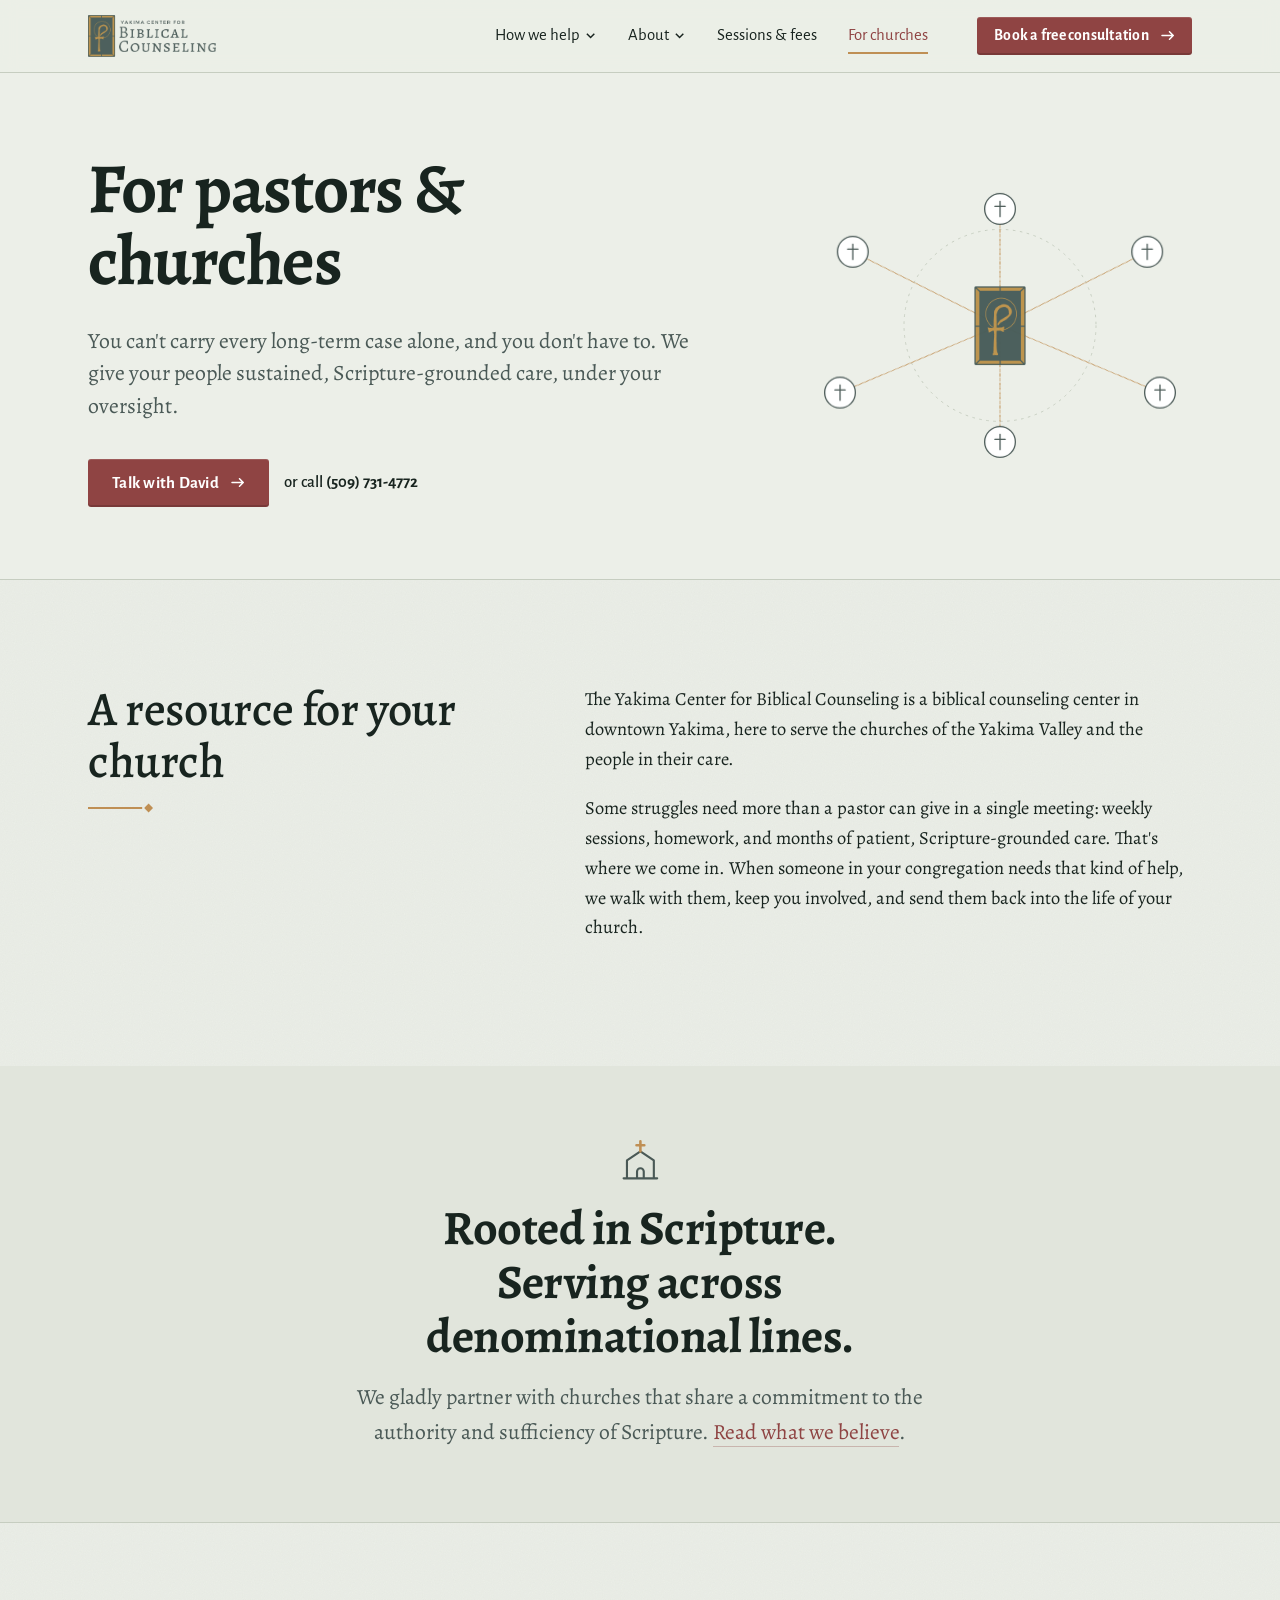
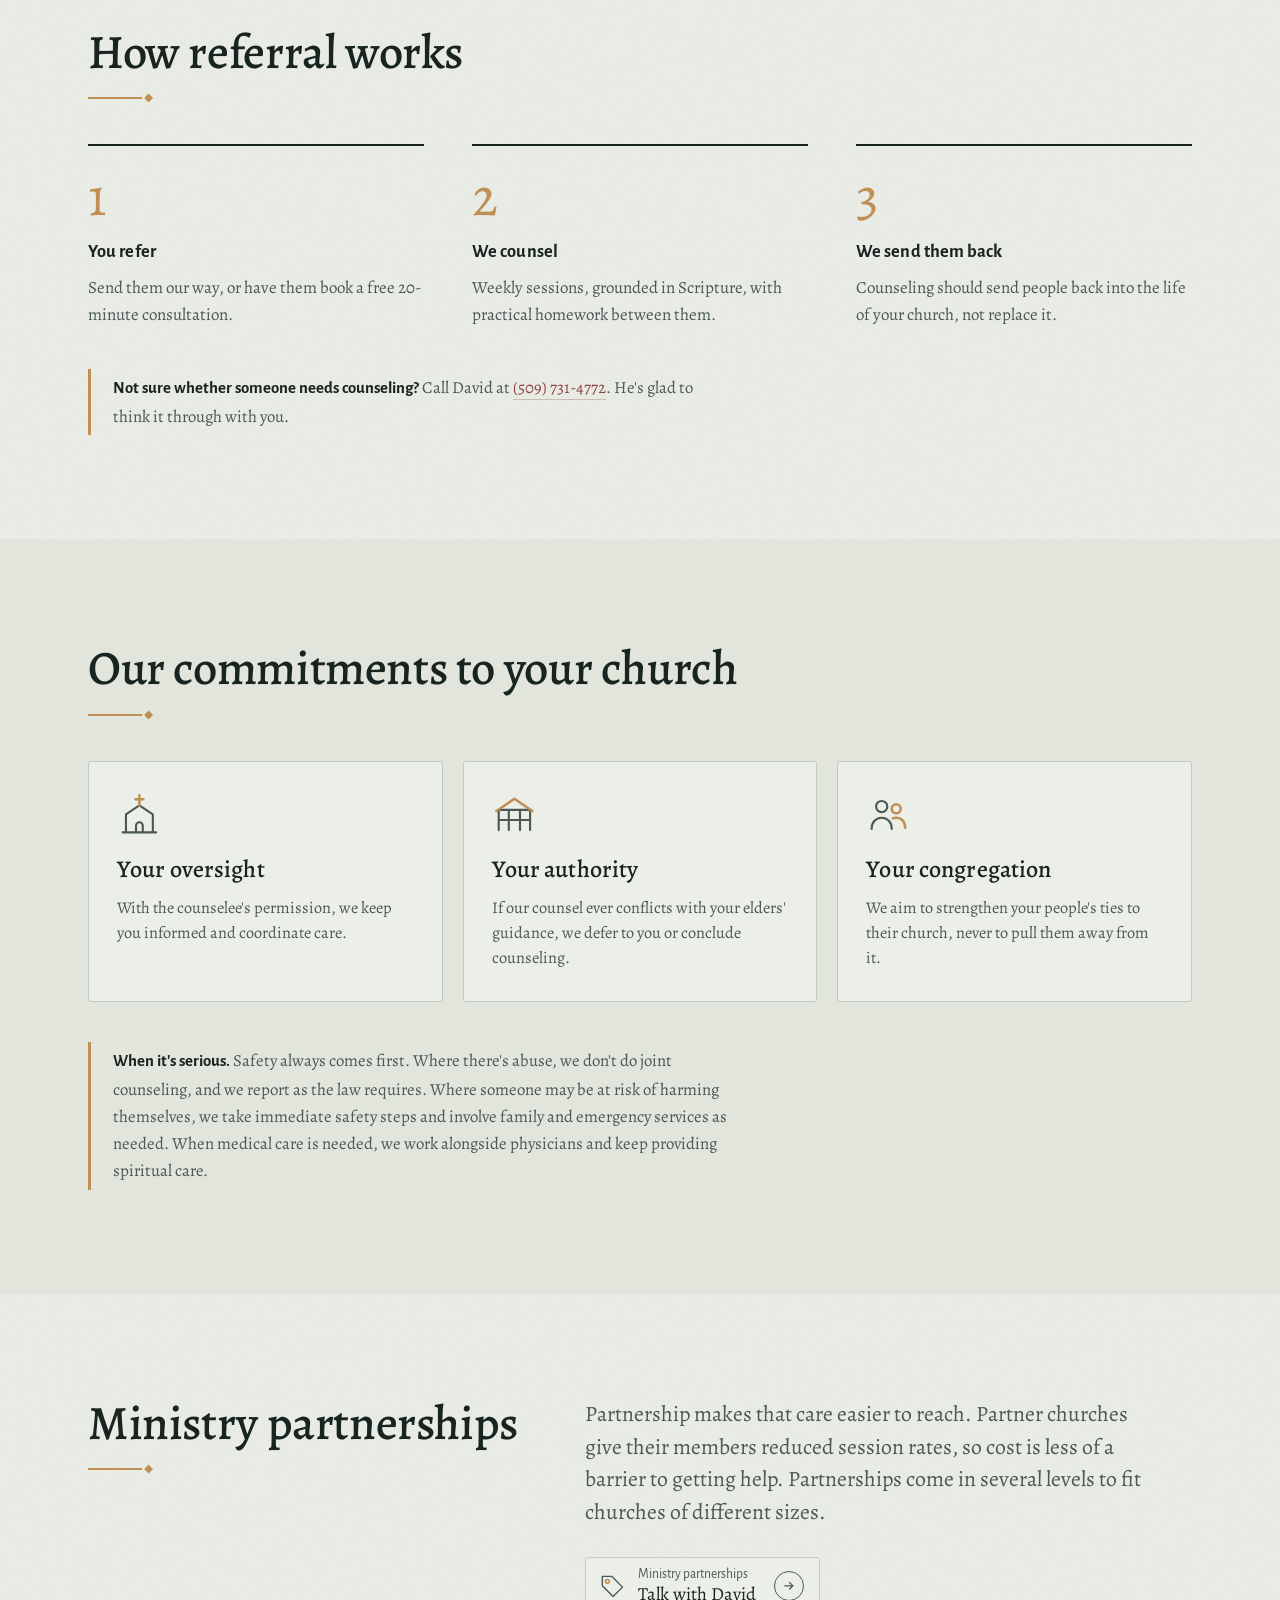
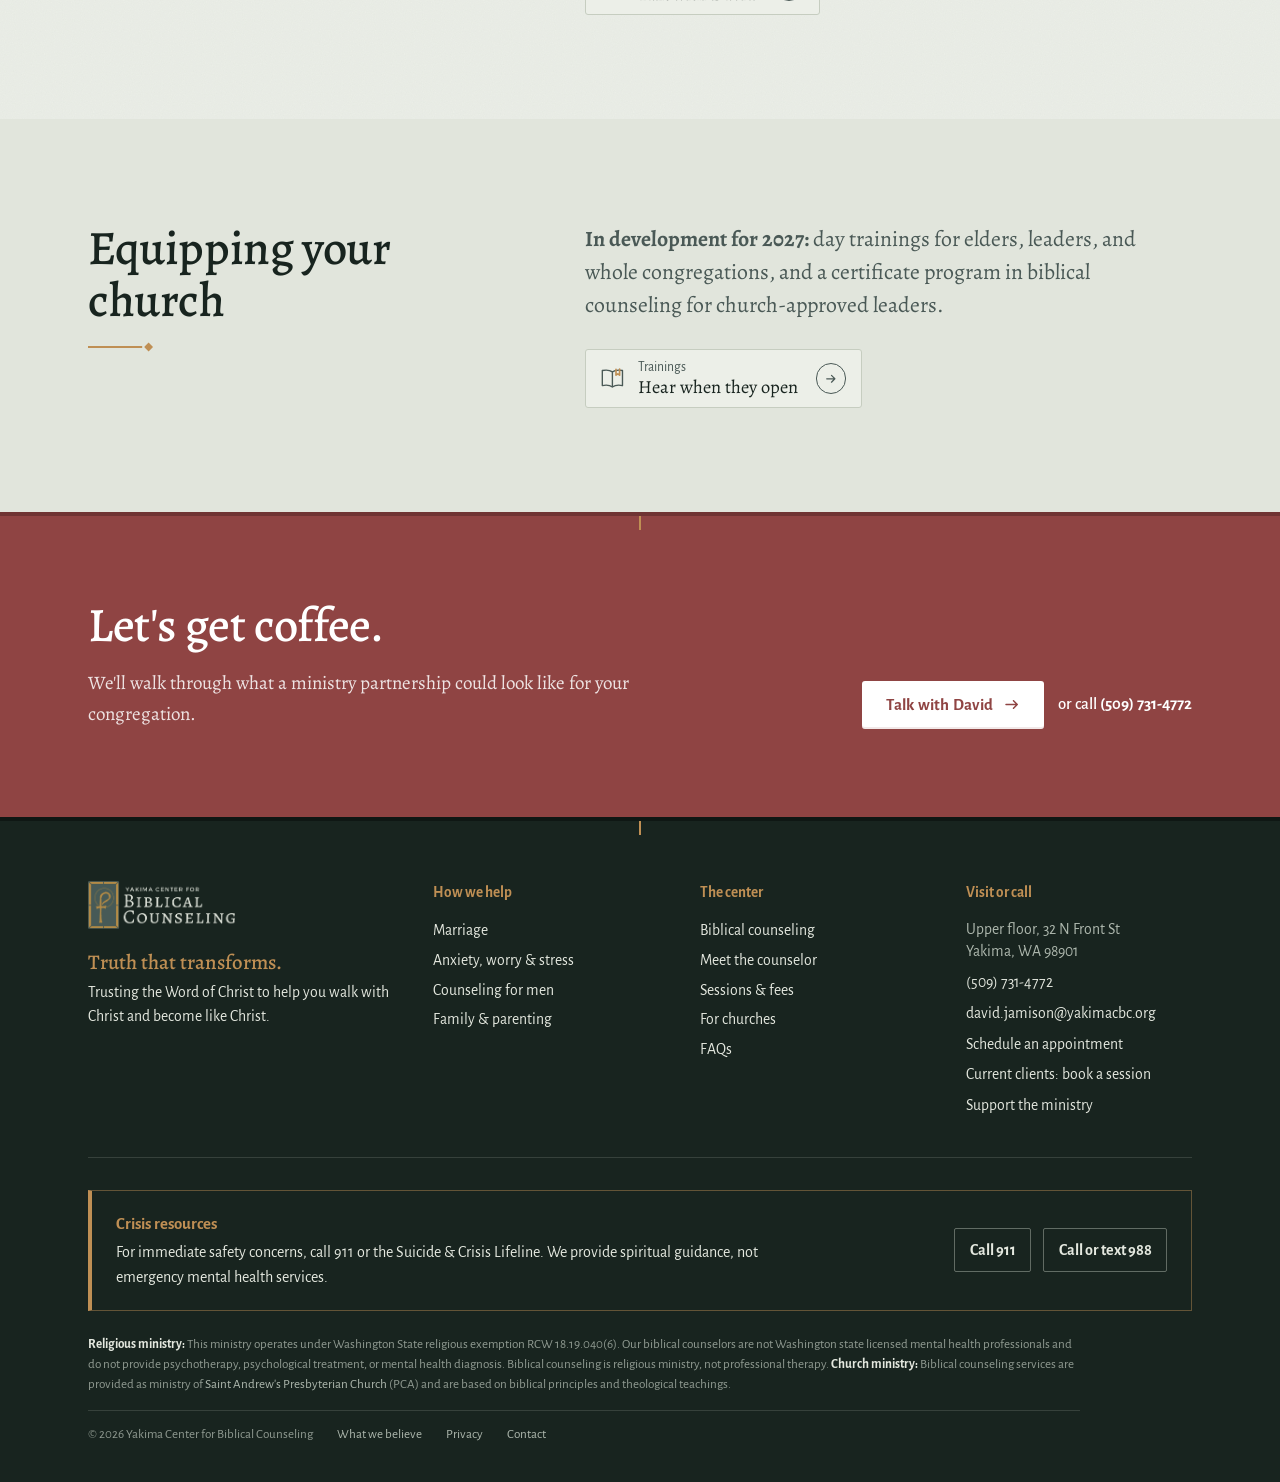
<file: churches.html>
<!DOCTYPE html>
<html lang="en" class="js seam-a">
<head>
<meta charset="utf-8">
<meta name="viewport" content="width=device-width, initial-scale=1">
<title>For Pastors &amp; Churches | Biblical Counseling Partnerships | YCBC Yakima</title>
<meta name="description" content="Yakima Valley pastors: refer with confidence. Scripture-grounded biblical counseling under your elders&#x27; oversight, with reduced rates for partner churches.">
<link rel="canonical" href="https://yakimacbc.org/churches">
<meta property="og:title" content="For Pastors &amp; Churches | Biblical Counseling Partnerships | YCBC Yakima">
<meta property="og:description" content="Yakima Valley pastors: refer with confidence. Scripture-grounded biblical counseling under your elders&#x27; oversight, with reduced rates for partner churches.">
<meta property="og:type" content="website">
<meta property="og:url" content="https://yakimacbc.org/churches">
<meta property="og:image" content="https://yakimacbc.org/assets/og.jpg">
<meta name="theme-color" content="#18241F">
<link rel="icon" type="image/png" href="assets/favicon.png">
<link rel="apple-touch-icon" href="assets/favicon.png">
<link rel="preload" href="assets/fonts/alegreya-latin-500-normal.woff2" as="font" type="font/woff2" crossorigin>
<link rel="stylesheet" href="assets/styles.css?v=7accb95d">

</head>
<body>
<a class="skip" href="#main">Skip to content</a>
<header class="site-header">
  <div class="wrap">
    <a class="brand" href="index.html"><img src="assets/logo.png" alt="Yakima Center for Biblical Counseling" width="1253" height="408"></a>
    <nav class="nav" aria-label="Main">
      <div class="drop"><button type="button" aria-expanded="false" aria-haspopup="true">How we help <svg viewBox="0 0 12 12" aria-hidden="true"><path d="M2 4l4 4 4-4" fill="none" stroke="currentColor" stroke-width="1.6"/></svg></button>
        <div class="menu mega">
          <div class="mega-grid"><a class="mini-item" href="marriage.html"><svg class="ic ic-marriage" viewBox="0 0 40 40" aria-hidden="true"><circle cx="15" cy="21" r="9" class="s"/><circle cx="25" cy="21" r="9" class="g"/></svg><span><b>Marriage</b><small>Conflict, distance, broken trust, and preparing well for marriage.</small></span></a><a class="mini-item" href="anxiety.html"><svg class="ic ic-anxiety" viewBox="0 0 40 40" aria-hidden="true"><path class="s" d="M4 30h32M9 35h22M20 8v5M9.4 13.4l3.2 3.2M30.6 13.4l-3.2 3.2M4 24h4.5M31.5 24H36"/><path class="g" d="M11 30a9 9 0 0118 0"/></svg><span><b>Anxiety, worry & stress</b><small>Fear, overwhelm, discouragement, and depression.</small></span></a><a class="mini-item" href="men.html"><svg class="ic ic-men" viewBox="0 0 40 40" aria-hidden="true"><path class="s" d="M20 4l13 5v9c0 9-5.5 15-13 18C12.5 33 7 27 7 18V9z"/><path class="g" d="M20 12v14M14.5 17.5h11"/></svg><span><b>Counseling for men</b><small>Pornography, anger, discipline, and leading a family.</small></span></a><a class="mini-item" href="family.html"><svg class="ic ic-family" viewBox="0 0 40 40" aria-hidden="true"><path class="s" d="M5 19L20 6l15 13M9 16v18h22V16"/><path class="g" d="M17 34v-9h6v9"/></svg><span><b>Family & parenting</b><small>Defiant kids, divided parents, and homes in conflict.</small></span></a></div>
          <div class="mega-foot"><span>Not sure where you fit? Every new client starts with a free 20-minute consultation.</span><a class="btn btn-primary btn-sm" href="https://book.carepatron.com/Yakima-Center-for-Biblical-Counseling/David?p=CPYr9o-GQtWvPU1mG8IbVg&s=7IHqQZRP" target="_blank" rel="noopener" data-goatcounter-click="book-consultation" data-goatcounter-title="Book a free consultation">Book a consultation</a></div>
        </div>
      </div>
      <div class="drop"><button type="button" aria-expanded="false" aria-haspopup="true">About <svg viewBox="0 0 12 12" aria-hidden="true"><path d="M2 4l4 4 4-4" fill="none" stroke="currentColor" stroke-width="1.6"/></svg></button>
        <div class="menu mini"><a class="mini-item" href="biblical-counseling.html"><svg class="ic ic-book" viewBox="0 0 40 40" aria-hidden="true"><path class="s" d="M20 11c-4-3-9-3-14-2v21c5-1 10-1 14 2 4-3 9-3 14-2V9c-5-1-10-1-14 2zM20 11v21"/><path class="g" d="M25 7.5v8l2.5-1.8 2.5 1.8v-8.6"/></svg><span><b>Biblical counseling</b><small>What it is, and how we approach it.</small></span></a><a class="mini-item" href="about.html"><svg class="ic ic-people" viewBox="0 0 40 40" aria-hidden="true"><circle class="s" cx="14" cy="13" r="5"/><path class="s" d="M5 33c0-6 4-10 9-10s9 4 9 10"/><circle class="g" cx="27" cy="15" r="4"/><path class="g" d="M24 23.5c1-.4 2-.5 3-.5 4.4 0 8 3.4 8 9"/></svg><span><b>Meet the counselor</b><small>David Jamison, director.</small></span></a><a class="mini-item" href="faq.html"><svg class="ic ic-chat" viewBox="0 0 40 40" aria-hidden="true"><path class="s" d="M6 8h22v15H14l-6 5v-5H6z"/><path class="g" d="M30 14h4v14h-2v4l-5-4H17v-3"/></svg><span><b>FAQs</b><small>Common questions, answered plainly.</small></span></a><a class="mini-item" href="contact.html"><svg class="ic ic-pin" viewBox="0 0 40 40" aria-hidden="true"><path class="s" d="M20 35s11-10.5 11-19a11 11 0 00-22 0c0 8.5 11 19 11 19z"/><circle class="g" cx="20" cy="16" r="4"/></svg><span><b>Contact</b><small>Phone, email, and our office.</small></span></a><a class="mini-item mini-client" href="https://book.carepatron.com/Yakima-Center-for-Biblical-Counseling/David?p=CPYr9o-GQtWvPU1mG8IbVg&s=7IHqQZRP" target="_blank" rel="noopener" data-goatcounter-click="client-booking" data-goatcounter-title="Current client booking"><svg class="ic ic-key" viewBox="0 0 40 40" aria-hidden="true"><circle class="s" cx="13" cy="20" r="7"/><path class="s" d="M20 20h15M30 20v5M35 20v4"/><circle class="g" cx="13" cy="20" r="2.5"/></svg><span><b>Current clients</b><small>Book your next session</small></span></a></div>
      </div>
      <a href="fees.html">Sessions &amp; fees</a>
      <a href="churches.html" aria-current="page">For churches</a>
    </nav>
    <a class="btn btn-primary" href="https://book.carepatron.com/Yakima-Center-for-Biblical-Counseling/David?p=CPYr9o-GQtWvPU1mG8IbVg&s=7IHqQZRP" target="_blank" rel="noopener" data-goatcounter-click="book-consultation" data-goatcounter-title="Book a free consultation">Book a free consultation</a>
    <button class="menu-toggle" type="button" aria-expanded="false" aria-label="Open menu"><svg viewBox="0 0 24 24" aria-hidden="true"><path d="M3 7h18M3 12h18M3 17h18" stroke="currentColor" stroke-width="1.8" fill="none" stroke-linecap="round"/></svg></button>
  </div>
</header>
<div class="mobile-nav" role="dialog" aria-modal="true" aria-label="Menu">
  <div class="top"><img src="assets/logo-light.png" alt=""><button class="close" type="button" aria-label="Close menu"><svg viewBox="0 0 24 24" aria-hidden="true"><path d="M5 5l14 14M19 5L5 19" stroke="currentColor" stroke-width="1.8" fill="none" stroke-linecap="round"/></svg></button></div>
  <div class="m-groups">
    <details class="m-group" open><summary class="m-label">How we help<svg viewBox="0 0 12 12" aria-hidden="true"><path d="M2 4l4 4 4-4" fill="none" stroke="currentColor" stroke-width="1.6"/></svg></summary><div class="m-body"><div class="m-in"><div class="m-list"><a class="m-item" href="marriage.html"><svg class="ic ic-marriage" viewBox="0 0 40 40" aria-hidden="true"><circle cx="15" cy="21" r="9" class="s"/><circle cx="25" cy="21" r="9" class="g"/></svg><span>Marriage</span><svg class="chev" viewBox="0 0 12 12" aria-hidden="true"><path d="M4 2l4 4-4 4" fill="none" stroke="currentColor" stroke-width="1.6"/></svg></a><a class="m-item" href="anxiety.html"><svg class="ic ic-anxiety" viewBox="0 0 40 40" aria-hidden="true"><path class="s" d="M4 30h32M9 35h22M20 8v5M9.4 13.4l3.2 3.2M30.6 13.4l-3.2 3.2M4 24h4.5M31.5 24H36"/><path class="g" d="M11 30a9 9 0 0118 0"/></svg><span>Anxiety, worry & stress</span><svg class="chev" viewBox="0 0 12 12" aria-hidden="true"><path d="M4 2l4 4-4 4" fill="none" stroke="currentColor" stroke-width="1.6"/></svg></a><a class="m-item" href="men.html"><svg class="ic ic-men" viewBox="0 0 40 40" aria-hidden="true"><path class="s" d="M20 4l13 5v9c0 9-5.5 15-13 18C12.5 33 7 27 7 18V9z"/><path class="g" d="M20 12v14M14.5 17.5h11"/></svg><span>Counseling for men</span><svg class="chev" viewBox="0 0 12 12" aria-hidden="true"><path d="M4 2l4 4-4 4" fill="none" stroke="currentColor" stroke-width="1.6"/></svg></a><a class="m-item" href="family.html"><svg class="ic ic-family" viewBox="0 0 40 40" aria-hidden="true"><path class="s" d="M5 19L20 6l15 13M9 16v18h22V16"/><path class="g" d="M17 34v-9h6v9"/></svg><span>Family & parenting</span><svg class="chev" viewBox="0 0 12 12" aria-hidden="true"><path d="M4 2l4 4-4 4" fill="none" stroke="currentColor" stroke-width="1.6"/></svg></a></div></div></div></details>
    <details class="m-group"><summary class="m-label">About<svg viewBox="0 0 12 12" aria-hidden="true"><path d="M2 4l4 4 4-4" fill="none" stroke="currentColor" stroke-width="1.6"/></svg></summary><div class="m-body"><div class="m-in"><div class="m-list"><a class="m-item" href="biblical-counseling.html"><svg class="ic ic-book" viewBox="0 0 40 40" aria-hidden="true"><path class="s" d="M20 11c-4-3-9-3-14-2v21c5-1 10-1 14 2 4-3 9-3 14-2V9c-5-1-10-1-14 2zM20 11v21"/><path class="g" d="M25 7.5v8l2.5-1.8 2.5 1.8v-8.6"/></svg><span>Biblical counseling</span><svg class="chev" viewBox="0 0 12 12" aria-hidden="true"><path d="M4 2l4 4-4 4" fill="none" stroke="currentColor" stroke-width="1.6"/></svg></a><a class="m-item" href="about.html"><svg class="ic ic-people" viewBox="0 0 40 40" aria-hidden="true"><circle class="s" cx="14" cy="13" r="5"/><path class="s" d="M5 33c0-6 4-10 9-10s9 4 9 10"/><circle class="g" cx="27" cy="15" r="4"/><path class="g" d="M24 23.5c1-.4 2-.5 3-.5 4.4 0 8 3.4 8 9"/></svg><span>Meet the counselor</span><svg class="chev" viewBox="0 0 12 12" aria-hidden="true"><path d="M4 2l4 4-4 4" fill="none" stroke="currentColor" stroke-width="1.6"/></svg></a><a class="m-item" href="faq.html"><svg class="ic ic-chat" viewBox="0 0 40 40" aria-hidden="true"><path class="s" d="M6 8h22v15H14l-6 5v-5H6z"/><path class="g" d="M30 14h4v14h-2v4l-5-4H17v-3"/></svg><span>FAQs</span><svg class="chev" viewBox="0 0 12 12" aria-hidden="true"><path d="M4 2l4 4-4 4" fill="none" stroke="currentColor" stroke-width="1.6"/></svg></a><a class="m-item" href="contact.html"><svg class="ic ic-pin" viewBox="0 0 40 40" aria-hidden="true"><path class="s" d="M20 35s11-10.5 11-19a11 11 0 00-22 0c0 8.5 11 19 11 19z"/><circle class="g" cx="20" cy="16" r="4"/></svg><span>Contact</span><svg class="chev" viewBox="0 0 12 12" aria-hidden="true"><path d="M4 2l4 4-4 4" fill="none" stroke="currentColor" stroke-width="1.6"/></svg></a></div></div></div></details>
    <details class="m-group"><summary class="m-label">Next steps<svg viewBox="0 0 12 12" aria-hidden="true"><path d="M2 4l4 4 4-4" fill="none" stroke="currentColor" stroke-width="1.6"/></svg></summary><div class="m-body"><div class="m-in">
      <div class="m-list"><a class="m-item" href="fees.html"><svg class="ic ic-card" viewBox="0 0 40 40" aria-hidden="true"><rect class="s" x="5" y="10" width="30" height="20" rx="1.5"/><path class="s" d="M5 16h30"/><path class="g" d="M10 24h8"/></svg><span>Sessions &amp; fees</span><svg class="chev" viewBox="0 0 12 12" aria-hidden="true"><path d="M4 2l4 4-4 4" fill="none" stroke="currentColor" stroke-width="1.6"/></svg></a>
      <a class="m-item" href="churches.html"><svg class="ic ic-church" viewBox="0 0 40 40" aria-hidden="true"><path class="s" d="M8 36V20l12-8 12 8v16M5 36h30M17 36v-6a3 3 0 016 0v6"/><path class="g" d="M20 3v9M16.5 6.5h7"/></svg><span>For pastors &amp; churches</span><svg class="chev" viewBox="0 0 12 12" aria-hidden="true"><path d="M4 2l4 4-4 4" fill="none" stroke="currentColor" stroke-width="1.6"/></svg></a></div>
    </div></div></details>
  </div>
  <div class="m-foot">
    <a class="btn btn-gold" href="https://book.carepatron.com/Yakima-Center-for-Biblical-Counseling/David?p=CPYr9o-GQtWvPU1mG8IbVg&s=7IHqQZRP" target="_blank" rel="noopener" data-goatcounter-click="book-consultation" data-goatcounter-title="Book a free consultation">Book a free consultation</a>
    <a class="m-tel" href="tel:+15097314772" data-goatcounter-click="call" data-goatcounter-title="Phone call">or call (509) 731-4772</a>
    <a class="m-client" href="https://book.carepatron.com/Yakima-Center-for-Biblical-Counseling/David?p=CPYr9o-GQtWvPU1mG8IbVg&s=7IHqQZRP" target="_blank" rel="noopener" data-goatcounter-click="client-booking" data-goatcounter-title="Current client booking"><svg class="ic ic-key" viewBox="0 0 40 40" aria-hidden="true"><circle class="s" cx="13" cy="20" r="7"/><path class="s" d="M20 20h15M30 20v5M35 20v4"/><circle class="g" cx="13" cy="20" r="2.5"/></svg><span>Current clients: book your next session</span></a>
    <p class="mob-tag">Trusting the Word of Christ to help you walk with Christ and become like Christ.</p>
  </div>
</div>
<main id="main">
<section class="page-hero has-facts ">
  <div class="wrap">
    <div class="ph-main">
    
    
    <h1>For pastors &amp; churches</h1>
    <p class="lede">You can't carry every long-term case alone, and you don't have to. We give your people sustained, Scripture-grounded care, under your oversight.</p>
    <div class="actions"><a class="btn btn-primary" href="mailto:david.jamison@yakimacbc.org?subject=Ministry%20partnership" data-goatcounter-click="church-inquiry" data-goatcounter-title="Church inquiry">Talk with David</a><a class="tel" href="tel:+15097314772" data-goatcounter-click="call" data-goatcounter-title="Phone call">or call <b>(509) 731-4772</b></a></div>
    </div>
    <div class="hub-hero" aria-hidden="true"><svg viewBox="0 0 600 420"><circle class="ring" cx="300" cy="210" r="150"/><line style="--i:0" x1="300" y1="210" x2="70" y2="95"/><line style="--i:1" x1="300" y1="210" x2="300" y2="28"/><line style="--i:2" x1="300" y1="210" x2="530" y2="95"/><line style="--i:3" x1="300" y1="210" x2="550" y2="315"/><line style="--i:4" x1="300" y1="210" x2="300" y2="392"/><line style="--i:5" x1="300" y1="210" x2="50" y2="315"/><g class="node" style="--i:0"><circle cx="70" cy="95" r="24"/><path d="M70 83V107M62 91H78"/></g><g class="node" style="--i:1"><circle cx="300" cy="28" r="24"/><path d="M300 16V40M292 24H308"/></g><g class="node" style="--i:2"><circle cx="530" cy="95" r="24"/><path d="M530 83V107M522 91H538"/></g><g class="node" style="--i:3"><circle cx="550" cy="315" r="24"/><path d="M550 303V327M542 311H558"/></g><g class="node" style="--i:4"><circle cx="300" cy="392" r="24"/><path d="M300 380V404M292 388H308"/></g><g class="node" style="--i:5"><circle cx="50" cy="315" r="24"/><path d="M50 303V327M42 311H58"/></g><image href="assets/mark-large.png" x="260" y="149" width="80" height="123"/></svg></div>
  </div>
  
</section><section class="section">
  <div class="wrap split">
    <div><h2>A resource for your church</h2></div>
    <div class="prose-lg">
      <p>The Yakima Center for Biblical Counseling is a biblical counseling center in downtown Yakima, here to serve the churches of the Yakima Valley and the people in their care.</p>
      <p>Some struggles need more than a pastor can give in a single meeting: weekly sessions, homework, and months of patient, Scripture-grounded care. That's where we come in. When someone in your congregation needs that kind of help, we walk with them, keep you involved, and send them back into the life of your church.</p>
    </div>
  </div>
</section><section class="statement"><div class="wrap"><svg class="ic ic-church" viewBox="0 0 40 40" aria-hidden="true"><path class="s" d="M8 36V20l12-8 12 8v16M5 36h30M17 36v-6a3 3 0 016 0v6"/><path class="g" d="M20 3v9M16.5 6.5h7"/></svg><p class="st-big">Rooted in Scripture. Serving across denominational lines.</p><p class="st-sub">We gladly partner with churches that share a commitment to the authority and sufficiency of Scripture. <a href="beliefs.html">Read what we believe</a>.</p></div></section><section class="section">
  <div class="wrap">
    <div class="section-head"><h2>How referral works</h2></div>
    <ol class="steps">
      <li><h3>You refer</h3><p>Send them our way, or have them book a free 20-minute consultation.</p></li>
      <li><h3>We counsel</h3><p>Weekly sessions, grounded in Scripture, with practical homework between them.</p></li>
      <li><h3>We send them back</h3><p>Counseling should send people back into the life of your church, not replace it.</p></li>
    </ol>
    <p class="note"><strong>Not sure whether someone needs counseling?</strong> Call David at <a href="tel:+15097314772" data-goatcounter-click="call" data-goatcounter-title="Phone call">(509) 731-4772</a>. He's glad to think it through with you.</p>
  </div>
</section>
<section class="section tint">
  <div class="wrap">
    <div class="section-head"><h2>Our commitments to your church</h2></div>
    <div class="dist-grid swipe "><article class="dist"><svg class="ic ic-church" viewBox="0 0 40 40" aria-hidden="true"><path class="s" d="M8 36V20l12-8 12 8v16M5 36h30M17 36v-6a3 3 0 016 0v6"/><path class="g" d="M20 3v9M16.5 6.5h7"/></svg><h3>Your oversight</h3><p>With the counselee's permission, we keep you informed and coordinate care.</p></article><article class="dist"><svg class="ic ic-framework" viewBox="0 0 40 40" aria-hidden="true"><path class="s" d="M6 34V16h28v18M6 25h28M15 16v18M25 16v18"/><path class="g" d="M4 17L20 6l16 11"/></svg><h3>Your authority</h3><p>If our counsel ever conflicts with your elders' guidance, we defer to you or conclude counseling.</p></article><article class="dist"><svg class="ic ic-people" viewBox="0 0 40 40" aria-hidden="true"><circle class="s" cx="14" cy="13" r="5"/><path class="s" d="M5 33c0-6 4-10 9-10s9 4 9 10"/><circle class="g" cx="27" cy="15" r="4"/><path class="g" d="M24 23.5c1-.4 2-.5 3-.5 4.4 0 8 3.4 8 9"/></svg><h3>Your congregation</h3><p>We aim to strengthen your people's ties to their church, never to pull them away from it.</p></article></div>
    <p class="note"><strong>When it's serious.</strong> Safety always comes first. Where there's abuse, we don't do joint counseling, and we report as the law requires. Where someone may be at risk of harming themselves, we take immediate safety steps and involve family and emergency services as needed. When medical care is needed, we work alongside physicians and keep providing spiritual care.</p>
  </div>
</section>
<section class="section">
  <div class="wrap split">
    <div><h2>Ministry partnerships</h2></div>
    <div>
      <p class="lede">Partnership makes that care easier to reach. Partner churches give their members reduced session rates, so cost is less of a barrier to getting help. Partnerships come in several levels to fit churches of different sizes.</p>
      <div class="link-row"><a class="ask-link" href="mailto:david.jamison@yakimacbc.org?subject=Ministry%20partnership" data-goatcounter-click="church-inquiry"><svg class="ic ic-tag" viewBox="0 0 40 40" aria-hidden="true"><path class="s" d="M6 6h13l15 15-13 13L6 19z"/><circle class="g" cx="13" cy="13" r="2.6"/></svg><span><small>Ministry partnerships</small>Talk with David</span><span class="arr"><svg viewBox="0 0 20 20" aria-hidden="true"><path d="M4 10h11M11 5l5 5-5 5" fill="none" stroke-width="1.8" stroke-linecap="round" stroke-linejoin="round"/></svg></span></a></div>
    </div>
  </div>
</section>
<section class="section tint">
  <div class="wrap split">
    <div><h2>Equipping your church</h2></div>
    <div>
      <p class="lede"><b>In development for 2027:</b> day trainings for elders, leaders, and whole congregations, and a certificate program in biblical counseling for church-approved leaders.</p>
      <div class="link-row"><a class="ask-link" href="mailto:david.jamison@yakimacbc.org?subject=Trainings" data-goatcounter-click="training-interest"><svg class="ic ic-book" viewBox="0 0 40 40" aria-hidden="true"><path class="s" d="M20 11c-4-3-9-3-14-2v21c5-1 10-1 14 2 4-3 9-3 14-2V9c-5-1-10-1-14 2zM20 11v21"/><path class="g" d="M25 7.5v8l2.5-1.8 2.5 1.8v-8.6"/></svg><span><small>Trainings</small>Hear when they open</span><span class="arr"><svg viewBox="0 0 20 20" aria-hidden="true"><path d="M4 10h11M11 5l5 5-5 5" fill="none" stroke-width="1.8" stroke-linecap="round" stroke-linejoin="round"/></svg></span></a></div>
    </div>
  </div>
</section>
<!-- PASTOR ENDORSEMENT: uncomment and fill in once you have a quote and permission.
<section class="section tint endorse">
  <div class="wrap">
    <blockquote><p>“Quote from a partner pastor goes here.”</p><cite><b>Pastor's name</b>Church name, Yakima</cite></blockquote>
  </div>
</section>
--><section class="cta-band">
  <div class="wrap">
    <div><h2>Let's get coffee.</h2><p>We'll walk through what a ministry partnership could look like for your congregation.</p></div>
    <div class="actions"><a class="btn btn-light" href="mailto:david.jamison@yakimacbc.org?subject=Ministry%20partnership" data-goatcounter-click="church-inquiry" data-goatcounter-title="Church inquiry">Talk with David</a><a class="tel" href="tel:+15097314772" data-goatcounter-click="call" data-goatcounter-title="Phone call">or call <b>(509) 731-4772</b></a></div>
  </div>
</section>
</main>
<footer class="site-footer">
  <div class="wrap">
    <div class="foot-grid">
      <div class="foot-brand">
        <img src="assets/logo-light.png" alt="Yakima Center for Biblical Counseling" width="1253" height="408">
        <p class="foot-tag"><b>Truth that transforms.</b>Trusting the Word of Christ to help you walk with Christ and become like Christ.</p>
      </div>
      <div>
        <h4>How we help</h4>
        <ul><li><a href="marriage.html">Marriage</a></li><li><a href="anxiety.html">Anxiety, worry & stress</a></li><li><a href="men.html">Counseling for men</a></li><li><a href="family.html">Family & parenting</a></li></ul>
      </div>
      <div>
        <h4>The center</h4>
        <ul><li><a href="biblical-counseling.html">Biblical counseling</a></li><li><a href="about.html">Meet the counselor</a></li><li><a href="fees.html">Sessions &amp; fees</a></li><li><a href="churches.html">For churches</a></li><li><a href="faq.html">FAQs</a></li></ul>
      </div>
      <div>
        <h4>Visit or call</h4>
        <ul class="foot-contact"><li>Upper floor, 32 N Front St<br>Yakima, WA 98901</li><li><a href="tel:+15097314772" data-goatcounter-click="call" data-goatcounter-title="Phone call">(509) 731-4772</a></li><li><a href="mailto:david.jamison@yakimacbc.org">david.jamison@yakimacbc.org</a></li><li><a href="https://book.carepatron.com/Yakima-Center-for-Biblical-Counseling/David?p=CPYr9o-GQtWvPU1mG8IbVg&s=7IHqQZRP" target="_blank" rel="noopener" data-goatcounter-click="book-consultation" data-goatcounter-title="Book a free consultation">Schedule an appointment</a></li><li><a href="https://book.carepatron.com/Yakima-Center-for-Biblical-Counseling/David?p=CPYr9o-GQtWvPU1mG8IbVg&s=7IHqQZRP" target="_blank" rel="noopener" data-goatcounter-click="client-booking" data-goatcounter-title="Current client booking">Current clients: book a session</a></li><li><a href="https://standrewsyakima.churchcenter.com/giving/to/biblical-counseling-center">Support the ministry</a></li></ul>
      </div>
    </div>
    <div class="crisis-bar">
      <p><strong>Crisis resources</strong>For immediate safety concerns, call 911 or the Suicide &amp; Crisis Lifeline. We provide spiritual guidance, not emergency mental health services.</p>
      <div class="crisis-links"><a href="tel:911">Call 911</a><a href="tel:988">Call or text 988</a></div>
    </div>
    <div class="legal">
      <p><b>Religious ministry:</b> This ministry operates under Washington State religious exemption RCW 18.19.040(6). Our biblical counselors are not Washington state licensed mental health professionals and do not provide psychotherapy, psychological treatment, or mental health diagnosis. Biblical counseling is religious ministry, not professional therapy. <b>Church ministry:</b> Biblical counseling services are provided as ministry of <a href="https://www.saintandrewsyakima.org/">Saint Andrew's Presbyterian Church</a> (PCA) and are based on biblical principles and theological teachings.</p>
      <p class="copy"><span>© 2026 Yakima Center for Biblical Counseling</span><a href="beliefs.html">What we believe</a><a href="privacy.html">Privacy</a><a href="contact.html">Contact</a></p>
    </div>
  </div>
</footer>
<div class="mobile-bar" aria-label="Quick actions">
  <a class="call" href="tel:+15097314772" data-goatcounter-click="call" data-goatcounter-title="Phone call"><svg viewBox="0 0 24 24" aria-hidden="true"><path d="M6.6 10.8a15.1 15.1 0 006.6 6.6l2.2-2.2a1 1 0 011-.25 11.4 11.4 0 003.6.57 1 1 0 011 1V20a1 1 0 01-1 1A17 17 0 013 4a1 1 0 011-1h3.5a1 1 0 011 1c0 1.25.2 2.45.57 3.57a1 1 0 01-.25 1z" fill="currentColor"/></svg><span>Call</span></a>
  <a class="book" href="mailto:david.jamison@yakimacbc.org?subject=Ministry%20partnership" data-goatcounter-click="church-inquiry" data-goatcounter-title="Church inquiry">Talk with David</a>
</div>
<script src="assets/site.js?v=7accb95d"></script>
<script data-goatcounter="https://yakimacbc.goatcounter.com/count" async src="https://gc.zgo.at/count.js"></script>
</body>
</html>
</file>
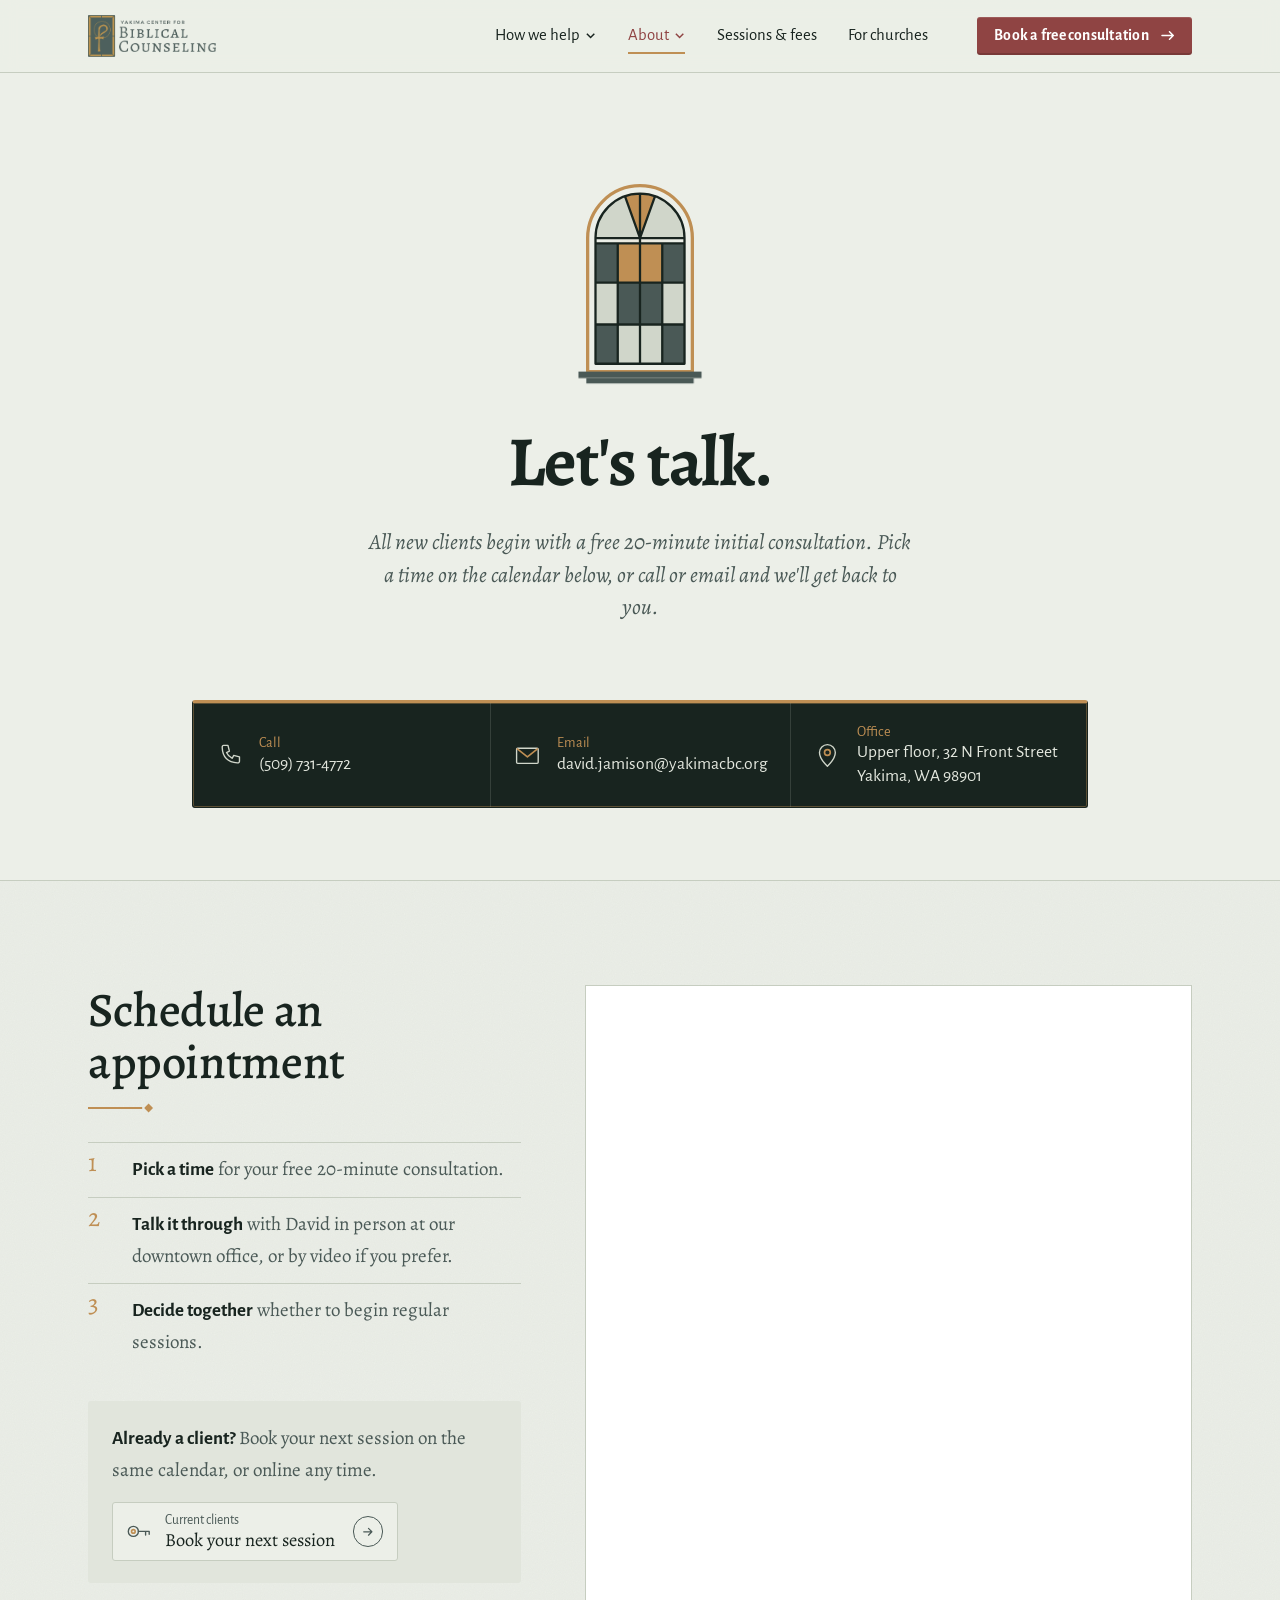
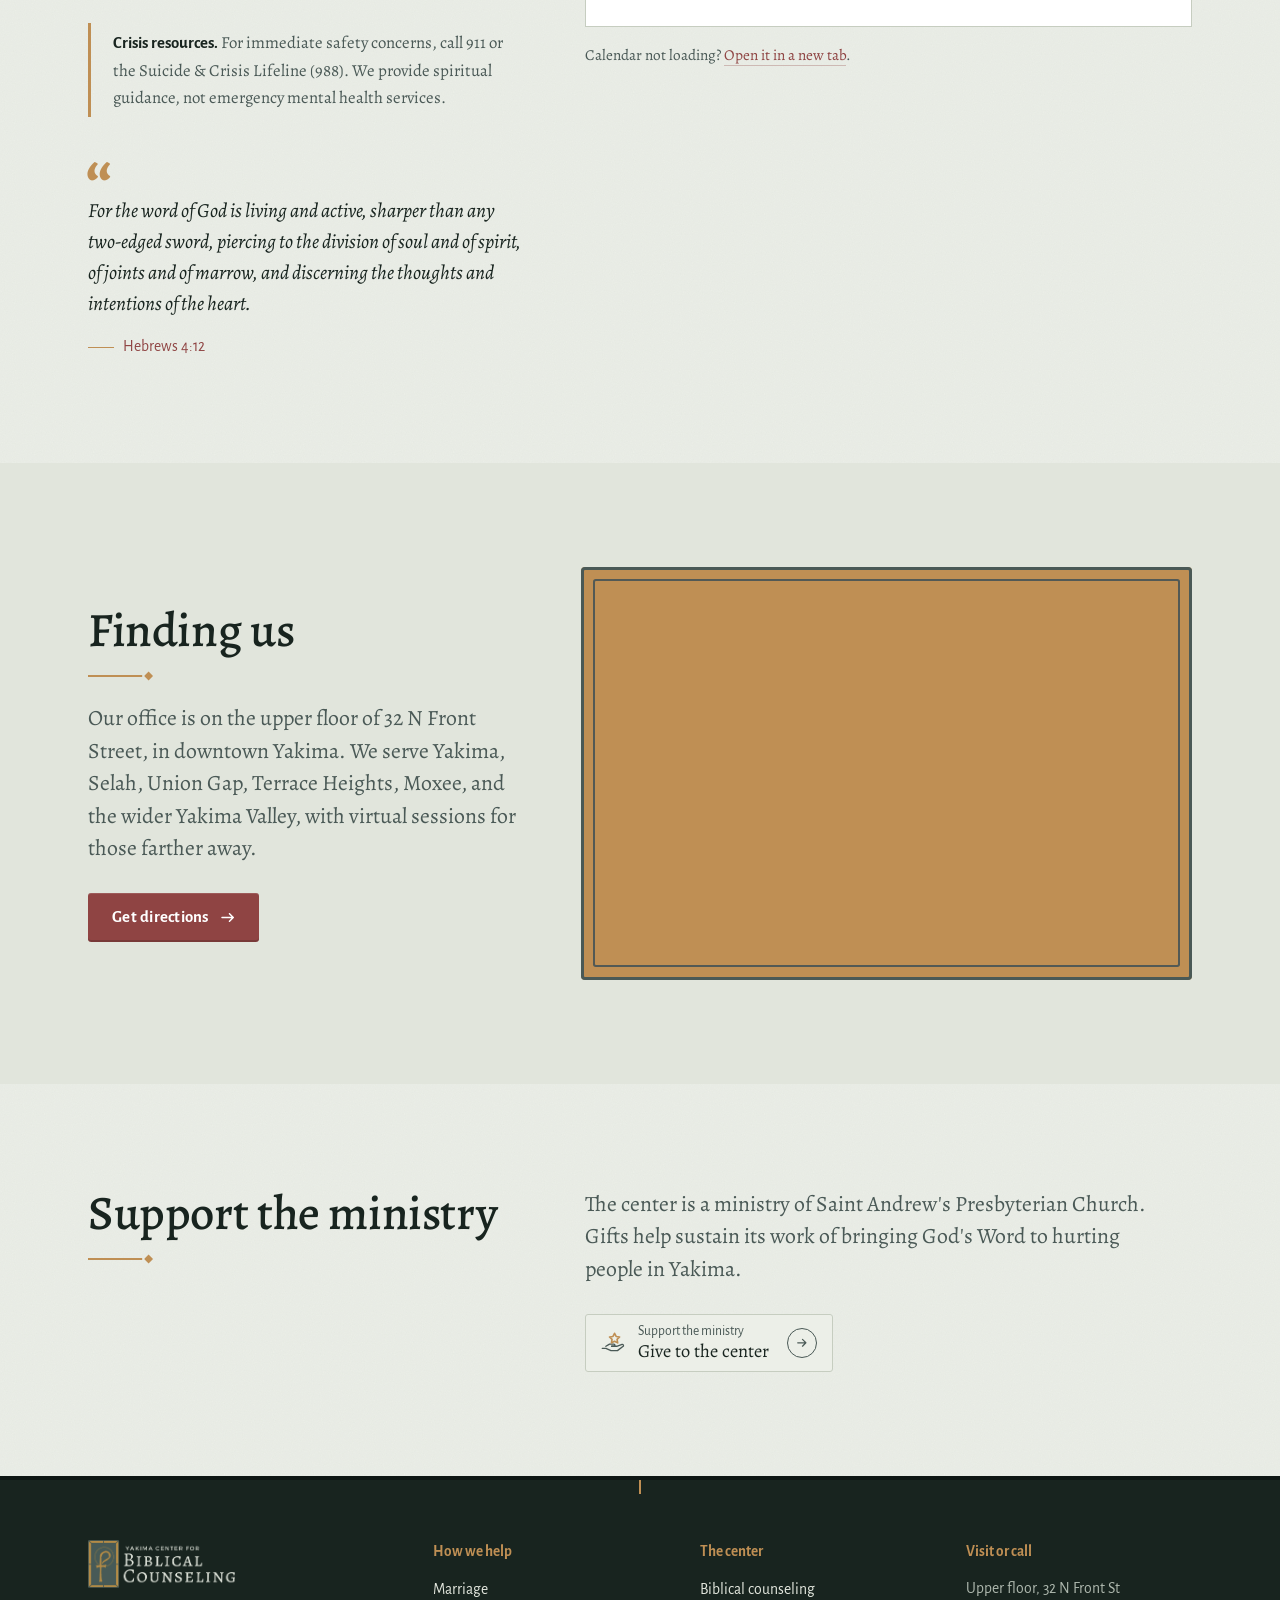
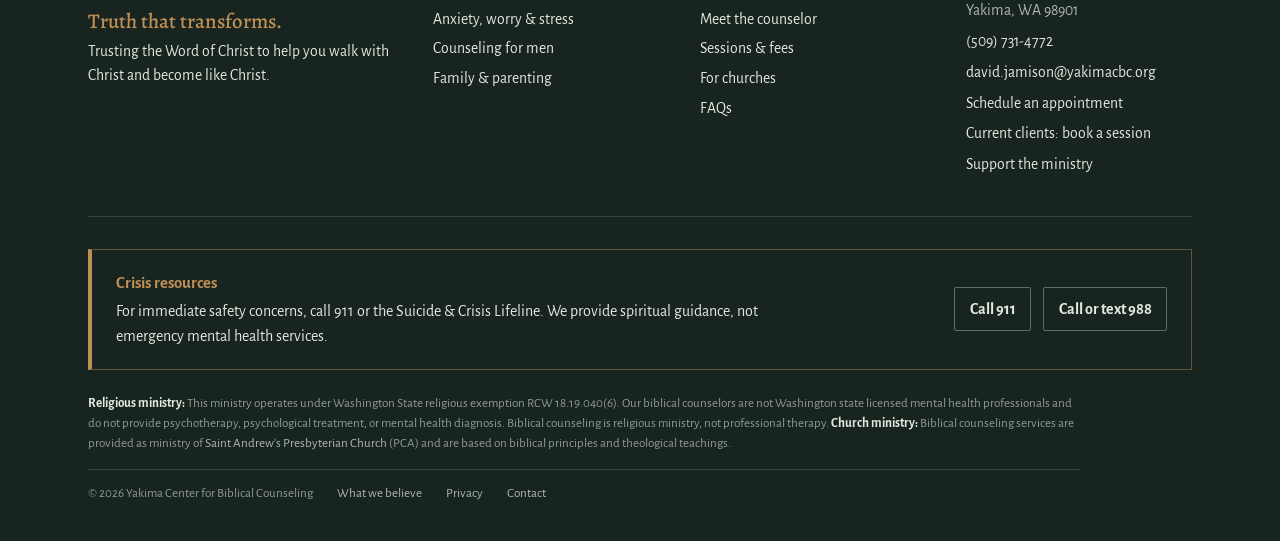
<file: contact.html>
<!DOCTYPE html>
<html lang="en" class="js seam-a">
<head>
<meta charset="utf-8">
<meta name="viewport" content="width=device-width, initial-scale=1">
<title>Contact &amp; Book a Free Consultation | YCBC Yakima</title>
<meta name="description" content="Book a free 20-minute consultation with the Yakima Center for Biblical Counseling, or call (509) 731-4772. 32 N Front Street, Yakima, WA.">
<link rel="canonical" href="https://yakimacbc.org/contact">
<meta property="og:title" content="Contact &amp; Book a Free Consultation | YCBC Yakima">
<meta property="og:description" content="Book a free 20-minute consultation with the Yakima Center for Biblical Counseling, or call (509) 731-4772. 32 N Front Street, Yakima, WA.">
<meta property="og:type" content="website">
<meta property="og:url" content="https://yakimacbc.org/contact">
<meta property="og:image" content="https://yakimacbc.org/assets/og.jpg">
<meta name="theme-color" content="#18241F">
<link rel="icon" type="image/png" href="assets/favicon.png">
<link rel="apple-touch-icon" href="assets/favicon.png">
<link rel="preload" href="assets/fonts/alegreya-latin-500-normal.woff2" as="font" type="font/woff2" crossorigin>
<link rel="stylesheet" href="assets/styles.css?v=7accb95d">

</head>
<body>
<a class="skip" href="#main">Skip to content</a>
<header class="site-header">
  <div class="wrap">
    <a class="brand" href="index.html"><img src="assets/logo.png" alt="Yakima Center for Biblical Counseling" width="1253" height="408"></a>
    <nav class="nav" aria-label="Main">
      <div class="drop"><button type="button" aria-expanded="false" aria-haspopup="true">How we help <svg viewBox="0 0 12 12" aria-hidden="true"><path d="M2 4l4 4 4-4" fill="none" stroke="currentColor" stroke-width="1.6"/></svg></button>
        <div class="menu mega">
          <div class="mega-grid"><a class="mini-item" href="marriage.html"><svg class="ic ic-marriage" viewBox="0 0 40 40" aria-hidden="true"><circle cx="15" cy="21" r="9" class="s"/><circle cx="25" cy="21" r="9" class="g"/></svg><span><b>Marriage</b><small>Conflict, distance, broken trust, and preparing well for marriage.</small></span></a><a class="mini-item" href="anxiety.html"><svg class="ic ic-anxiety" viewBox="0 0 40 40" aria-hidden="true"><path class="s" d="M4 30h32M9 35h22M20 8v5M9.4 13.4l3.2 3.2M30.6 13.4l-3.2 3.2M4 24h4.5M31.5 24H36"/><path class="g" d="M11 30a9 9 0 0118 0"/></svg><span><b>Anxiety, worry & stress</b><small>Fear, overwhelm, discouragement, and depression.</small></span></a><a class="mini-item" href="men.html"><svg class="ic ic-men" viewBox="0 0 40 40" aria-hidden="true"><path class="s" d="M20 4l13 5v9c0 9-5.5 15-13 18C12.5 33 7 27 7 18V9z"/><path class="g" d="M20 12v14M14.5 17.5h11"/></svg><span><b>Counseling for men</b><small>Pornography, anger, discipline, and leading a family.</small></span></a><a class="mini-item" href="family.html"><svg class="ic ic-family" viewBox="0 0 40 40" aria-hidden="true"><path class="s" d="M5 19L20 6l15 13M9 16v18h22V16"/><path class="g" d="M17 34v-9h6v9"/></svg><span><b>Family & parenting</b><small>Defiant kids, divided parents, and homes in conflict.</small></span></a></div>
          <div class="mega-foot"><span>Not sure where you fit? Every new client starts with a free 20-minute consultation.</span><a class="btn btn-primary btn-sm" href="https://book.carepatron.com/Yakima-Center-for-Biblical-Counseling/David?p=CPYr9o-GQtWvPU1mG8IbVg&s=7IHqQZRP" target="_blank" rel="noopener" data-goatcounter-click="book-consultation" data-goatcounter-title="Book a free consultation">Book a consultation</a></div>
        </div>
      </div>
      <div class="drop"><button type="button" aria-expanded="false" aria-haspopup="true" class="is-current">About <svg viewBox="0 0 12 12" aria-hidden="true"><path d="M2 4l4 4 4-4" fill="none" stroke="currentColor" stroke-width="1.6"/></svg></button>
        <div class="menu mini"><a class="mini-item" href="biblical-counseling.html"><svg class="ic ic-book" viewBox="0 0 40 40" aria-hidden="true"><path class="s" d="M20 11c-4-3-9-3-14-2v21c5-1 10-1 14 2 4-3 9-3 14-2V9c-5-1-10-1-14 2zM20 11v21"/><path class="g" d="M25 7.5v8l2.5-1.8 2.5 1.8v-8.6"/></svg><span><b>Biblical counseling</b><small>What it is, and how we approach it.</small></span></a><a class="mini-item" href="about.html"><svg class="ic ic-people" viewBox="0 0 40 40" aria-hidden="true"><circle class="s" cx="14" cy="13" r="5"/><path class="s" d="M5 33c0-6 4-10 9-10s9 4 9 10"/><circle class="g" cx="27" cy="15" r="4"/><path class="g" d="M24 23.5c1-.4 2-.5 3-.5 4.4 0 8 3.4 8 9"/></svg><span><b>Meet the counselor</b><small>David Jamison, director.</small></span></a><a class="mini-item" href="faq.html"><svg class="ic ic-chat" viewBox="0 0 40 40" aria-hidden="true"><path class="s" d="M6 8h22v15H14l-6 5v-5H6z"/><path class="g" d="M30 14h4v14h-2v4l-5-4H17v-3"/></svg><span><b>FAQs</b><small>Common questions, answered plainly.</small></span></a><a class="mini-item" href="contact.html" aria-current="page"><svg class="ic ic-pin" viewBox="0 0 40 40" aria-hidden="true"><path class="s" d="M20 35s11-10.5 11-19a11 11 0 00-22 0c0 8.5 11 19 11 19z"/><circle class="g" cx="20" cy="16" r="4"/></svg><span><b>Contact</b><small>Phone, email, and our office.</small></span></a><a class="mini-item mini-client" href="https://book.carepatron.com/Yakima-Center-for-Biblical-Counseling/David?p=CPYr9o-GQtWvPU1mG8IbVg&s=7IHqQZRP" target="_blank" rel="noopener" data-goatcounter-click="client-booking" data-goatcounter-title="Current client booking"><svg class="ic ic-key" viewBox="0 0 40 40" aria-hidden="true"><circle class="s" cx="13" cy="20" r="7"/><path class="s" d="M20 20h15M30 20v5M35 20v4"/><circle class="g" cx="13" cy="20" r="2.5"/></svg><span><b>Current clients</b><small>Book your next session</small></span></a></div>
      </div>
      <a href="fees.html">Sessions &amp; fees</a>
      <a href="churches.html">For churches</a>
    </nav>
    <a class="btn btn-primary" href="https://book.carepatron.com/Yakima-Center-for-Biblical-Counseling/David?p=CPYr9o-GQtWvPU1mG8IbVg&s=7IHqQZRP" target="_blank" rel="noopener" data-goatcounter-click="book-consultation" data-goatcounter-title="Book a free consultation">Book a free consultation</a>
    <button class="menu-toggle" type="button" aria-expanded="false" aria-label="Open menu"><svg viewBox="0 0 24 24" aria-hidden="true"><path d="M3 7h18M3 12h18M3 17h18" stroke="currentColor" stroke-width="1.8" fill="none" stroke-linecap="round"/></svg></button>
  </div>
</header>
<div class="mobile-nav" role="dialog" aria-modal="true" aria-label="Menu">
  <div class="top"><img src="assets/logo-light.png" alt=""><button class="close" type="button" aria-label="Close menu"><svg viewBox="0 0 24 24" aria-hidden="true"><path d="M5 5l14 14M19 5L5 19" stroke="currentColor" stroke-width="1.8" fill="none" stroke-linecap="round"/></svg></button></div>
  <div class="m-groups">
    <details class="m-group" open><summary class="m-label">How we help<svg viewBox="0 0 12 12" aria-hidden="true"><path d="M2 4l4 4 4-4" fill="none" stroke="currentColor" stroke-width="1.6"/></svg></summary><div class="m-body"><div class="m-in"><div class="m-list"><a class="m-item" href="marriage.html"><svg class="ic ic-marriage" viewBox="0 0 40 40" aria-hidden="true"><circle cx="15" cy="21" r="9" class="s"/><circle cx="25" cy="21" r="9" class="g"/></svg><span>Marriage</span><svg class="chev" viewBox="0 0 12 12" aria-hidden="true"><path d="M4 2l4 4-4 4" fill="none" stroke="currentColor" stroke-width="1.6"/></svg></a><a class="m-item" href="anxiety.html"><svg class="ic ic-anxiety" viewBox="0 0 40 40" aria-hidden="true"><path class="s" d="M4 30h32M9 35h22M20 8v5M9.4 13.4l3.2 3.2M30.6 13.4l-3.2 3.2M4 24h4.5M31.5 24H36"/><path class="g" d="M11 30a9 9 0 0118 0"/></svg><span>Anxiety, worry & stress</span><svg class="chev" viewBox="0 0 12 12" aria-hidden="true"><path d="M4 2l4 4-4 4" fill="none" stroke="currentColor" stroke-width="1.6"/></svg></a><a class="m-item" href="men.html"><svg class="ic ic-men" viewBox="0 0 40 40" aria-hidden="true"><path class="s" d="M20 4l13 5v9c0 9-5.5 15-13 18C12.5 33 7 27 7 18V9z"/><path class="g" d="M20 12v14M14.5 17.5h11"/></svg><span>Counseling for men</span><svg class="chev" viewBox="0 0 12 12" aria-hidden="true"><path d="M4 2l4 4-4 4" fill="none" stroke="currentColor" stroke-width="1.6"/></svg></a><a class="m-item" href="family.html"><svg class="ic ic-family" viewBox="0 0 40 40" aria-hidden="true"><path class="s" d="M5 19L20 6l15 13M9 16v18h22V16"/><path class="g" d="M17 34v-9h6v9"/></svg><span>Family & parenting</span><svg class="chev" viewBox="0 0 12 12" aria-hidden="true"><path d="M4 2l4 4-4 4" fill="none" stroke="currentColor" stroke-width="1.6"/></svg></a></div></div></div></details>
    <details class="m-group"><summary class="m-label">About<svg viewBox="0 0 12 12" aria-hidden="true"><path d="M2 4l4 4 4-4" fill="none" stroke="currentColor" stroke-width="1.6"/></svg></summary><div class="m-body"><div class="m-in"><div class="m-list"><a class="m-item" href="biblical-counseling.html"><svg class="ic ic-book" viewBox="0 0 40 40" aria-hidden="true"><path class="s" d="M20 11c-4-3-9-3-14-2v21c5-1 10-1 14 2 4-3 9-3 14-2V9c-5-1-10-1-14 2zM20 11v21"/><path class="g" d="M25 7.5v8l2.5-1.8 2.5 1.8v-8.6"/></svg><span>Biblical counseling</span><svg class="chev" viewBox="0 0 12 12" aria-hidden="true"><path d="M4 2l4 4-4 4" fill="none" stroke="currentColor" stroke-width="1.6"/></svg></a><a class="m-item" href="about.html"><svg class="ic ic-people" viewBox="0 0 40 40" aria-hidden="true"><circle class="s" cx="14" cy="13" r="5"/><path class="s" d="M5 33c0-6 4-10 9-10s9 4 9 10"/><circle class="g" cx="27" cy="15" r="4"/><path class="g" d="M24 23.5c1-.4 2-.5 3-.5 4.4 0 8 3.4 8 9"/></svg><span>Meet the counselor</span><svg class="chev" viewBox="0 0 12 12" aria-hidden="true"><path d="M4 2l4 4-4 4" fill="none" stroke="currentColor" stroke-width="1.6"/></svg></a><a class="m-item" href="faq.html"><svg class="ic ic-chat" viewBox="0 0 40 40" aria-hidden="true"><path class="s" d="M6 8h22v15H14l-6 5v-5H6z"/><path class="g" d="M30 14h4v14h-2v4l-5-4H17v-3"/></svg><span>FAQs</span><svg class="chev" viewBox="0 0 12 12" aria-hidden="true"><path d="M4 2l4 4-4 4" fill="none" stroke="currentColor" stroke-width="1.6"/></svg></a><a class="m-item" href="contact.html"><svg class="ic ic-pin" viewBox="0 0 40 40" aria-hidden="true"><path class="s" d="M20 35s11-10.5 11-19a11 11 0 00-22 0c0 8.5 11 19 11 19z"/><circle class="g" cx="20" cy="16" r="4"/></svg><span>Contact</span><svg class="chev" viewBox="0 0 12 12" aria-hidden="true"><path d="M4 2l4 4-4 4" fill="none" stroke="currentColor" stroke-width="1.6"/></svg></a></div></div></div></details>
    <details class="m-group"><summary class="m-label">Next steps<svg viewBox="0 0 12 12" aria-hidden="true"><path d="M2 4l4 4 4-4" fill="none" stroke="currentColor" stroke-width="1.6"/></svg></summary><div class="m-body"><div class="m-in">
      <div class="m-list"><a class="m-item" href="fees.html"><svg class="ic ic-card" viewBox="0 0 40 40" aria-hidden="true"><rect class="s" x="5" y="10" width="30" height="20" rx="1.5"/><path class="s" d="M5 16h30"/><path class="g" d="M10 24h8"/></svg><span>Sessions &amp; fees</span><svg class="chev" viewBox="0 0 12 12" aria-hidden="true"><path d="M4 2l4 4-4 4" fill="none" stroke="currentColor" stroke-width="1.6"/></svg></a>
      <a class="m-item" href="churches.html"><svg class="ic ic-church" viewBox="0 0 40 40" aria-hidden="true"><path class="s" d="M8 36V20l12-8 12 8v16M5 36h30M17 36v-6a3 3 0 016 0v6"/><path class="g" d="M20 3v9M16.5 6.5h7"/></svg><span>For pastors &amp; churches</span><svg class="chev" viewBox="0 0 12 12" aria-hidden="true"><path d="M4 2l4 4-4 4" fill="none" stroke="currentColor" stroke-width="1.6"/></svg></a></div>
    </div></div></details>
  </div>
  <div class="m-foot">
    <a class="btn btn-gold" href="https://book.carepatron.com/Yakima-Center-for-Biblical-Counseling/David?p=CPYr9o-GQtWvPU1mG8IbVg&s=7IHqQZRP" target="_blank" rel="noopener" data-goatcounter-click="book-consultation" data-goatcounter-title="Book a free consultation">Book a free consultation</a>
    <a class="m-tel" href="tel:+15097314772" data-goatcounter-click="call" data-goatcounter-title="Phone call">or call (509) 731-4772</a>
    <a class="m-client" href="https://book.carepatron.com/Yakima-Center-for-Biblical-Counseling/David?p=CPYr9o-GQtWvPU1mG8IbVg&s=7IHqQZRP" target="_blank" rel="noopener" data-goatcounter-click="client-booking" data-goatcounter-title="Current client booking"><svg class="ic ic-key" viewBox="0 0 40 40" aria-hidden="true"><circle class="s" cx="13" cy="20" r="7"/><path class="s" d="M20 20h15M30 20v5M35 20v4"/><circle class="g" cx="13" cy="20" r="2.5"/></svg><span>Current clients: book your next session</span></a>
    <p class="mob-tag">Trusting the Word of Christ to help you walk with Christ and become like Christ.</p>
  </div>
</div>
<main id="main">
<section class="page-hero has-facts ph-center ph-strip">
  <div class="wrap">
    <div class="ph-main">
    <div class="hgfx door-graphic" aria-hidden="true"><svg viewBox="0 0 220 360"><circle class="glow" cx="110" cy="200" r="46"/><path class="pane sage" style="--i:0" d="M42 130a68 68 0 0145-64.2L110 130z"/><path class="pane gold" style="--i:1" d="M87 65.8a68 68 0 0146 0L110 130z"/><path class="pane sage" style="--i:2" d="M133 65.8A68 68 0 01178 130H110z"/><path class="pane slate" style="--i:3" d="M42 138H76V198H42z"/><path class="pane gold" style="--i:4" d="M76 138H110V198H76z"/><path class="pane gold" style="--i:5" d="M110 138H144V198H110z"/><path class="pane slate" style="--i:6" d="M144 138H178V198H144z"/><path class="pane sage" style="--i:7" d="M42 198H76V262H42z"/><path class="pane slate" style="--i:8" d="M76 198H110V262H76z"/><path class="pane slate" style="--i:9" d="M110 198H144V262H110z"/><path class="pane sage" style="--i:10" d="M144 198H178V262H144z"/><path class="pane slate" style="--i:11" d="M42 262H76V322H42z"/><path class="pane sage" style="--i:12" d="M76 262H110V322H76z"/><path class="pane sage" style="--i:13" d="M110 262H144V322H110z"/><path class="pane slate" style="--i:14" d="M144 262H178V322H144z"/><path class="lead" pathLength="1" d="M42 322V130a68 68 0 01136 0v192zM42 130h136M42 138h136M110 62v260M42 198h136M42 262h136M76 138v184M144 138v184M110 130L87 65.8M110 130l23-64.2"/><path class="frame" pathLength="1" d="M30 334V130a80 80 0 01160 0v204z"/><path class="sill" d="M16 334h188v10H16z"/><path class="sill" d="M28 344h164v8H28z"/></svg></div>
    
    <h1>Let's talk.</h1>
    <p class="lede">All new clients begin with a free 20-minute initial consultation. Pick a time on the calendar below, or call or email and we'll get back to you.</p>
    
    </div>
    <aside class="contact-card" aria-label="Contact details">
      <a href="tel:+15097314772" data-goatcounter-click="call" data-goatcounter-title="Phone call"><svg class="ic ic-phone" viewBox="0 0 40 40" aria-hidden="true"><path class="s" d="M12 6h6l2 8-4 2c1.5 3.5 4.5 6.5 8 8l2-4 8 2v6c0 1.5-1.2 2.5-2.8 2.4C18 29.5 10.5 22 10 9 10 7.2 10.8 6 12 6z"/></svg><span><small>Call</small>(509) 731-4772</span></a>
      <a href="mailto:david.jamison@yakimacbc.org"><svg class="ic ic-mail" viewBox="0 0 40 40" aria-hidden="true"><rect class="s" x="5" y="10" width="30" height="21" rx="1.5"/><path class="g" d="M6 11l14 11 14-11"/></svg><span><small>Email</small>david.jamison@yakimacbc.org</span></a>
      <div><svg class="ic ic-pin" viewBox="0 0 40 40" aria-hidden="true"><path class="s" d="M20 35s11-10.5 11-19a11 11 0 00-22 0c0 8.5 11 19 11 19z"/><circle class="g" cx="20" cy="16" r="4"/></svg><span><small>Office</small>Upper floor, 32 N Front Street<br>Yakima, WA 98901</span></div>
    </aside>
  </div>
  
</section><section class="section contact-first">
  <div class="wrap split">
    <div>
      <h2>Schedule an appointment</h2>
      <ol class="mini-steps"><li><b>Pick a time</b> for your free 20-minute consultation.</li><li><b>Talk it through</b> with David in person at our downtown office, or by video if you prefer.</li><li><b>Decide together</b> whether to begin regular sessions.</li></ol>
      <div class="client-box"><p><strong>Already a client?</strong> Book your next session on the same calendar, or online any time.</p><a class="ask-link" href="https://book.carepatron.com/Yakima-Center-for-Biblical-Counseling/David?p=CPYr9o-GQtWvPU1mG8IbVg&s=7IHqQZRP" target="_blank" rel="noopener" data-goatcounter-click="client-booking"><svg class="ic ic-key" viewBox="0 0 40 40" aria-hidden="true"><circle class="s" cx="13" cy="20" r="7"/><path class="s" d="M20 20h15M30 20v5M35 20v4"/><circle class="g" cx="13" cy="20" r="2.5"/></svg><span><small>Current clients</small>Book your next session</span><span class="arr"><svg viewBox="0 0 20 20" aria-hidden="true"><path d="M4 10h11M11 5l5 5-5 5" fill="none" stroke-width="1.8" stroke-linecap="round" stroke-linejoin="round"/></svg></span></a></div>
      <p class="note"><strong>Crisis resources.</strong> For immediate safety concerns, call 911 or the Suicide &amp; Crisis Lifeline (988). We provide spiritual guidance, not emergency mental health services.</p>
      <blockquote class="pull"><p>For the word of God is living and active, sharper than any two-edged sword, piercing to the division of soul and of spirit, of joints and of marrow, and discerning the thoughts and intentions of the heart.</p><cite><a class="ref" href="https://www.esv.org/Hebrews+4:12/" target="_blank" rel="noopener">Hebrews 4:12</a></cite></blockquote>
    </div>
    <div>
      <div class="booking-frame"><iframe title="Carepatron Online Booking" src="https://book.carepatron.com/Yakima-Center-for-Biblical-Counseling/David?p=CPYr9o-GQtWvPU1mG8IbVg&s=7IHqQZRP&e=i" loading="lazy"></iframe></div>
      <p class="small" style="margin-top:1rem;color:var(--ink-soft)">Calendar not loading? <a href="https://book.carepatron.com/Yakima-Center-for-Biblical-Counseling/David?p=CPYr9o-GQtWvPU1mG8IbVg&s=7IHqQZRP" target="_blank" rel="noopener" data-goatcounter-click="book-consultation" data-goatcounter-title="Book a free consultation">Open it in a new tab</a>.</p>
    </div>
  </div>
</section>
<section class="section tint">
  <div class="wrap map-wrap">
    <div>
      <h2>Finding us</h2>
      <p class="lede" style="margin-top:1.25rem">Our office is on the upper floor of 32 N Front Street, in downtown Yakima. We serve Yakima, Selah, Union Gap, Terrace Heights, Moxee, and the wider Yakima Valley, with virtual sessions for those farther away.</p>
      <div class="actions" style="margin-top:1.75rem"><a class="btn btn-primary" href="https://www.google.com/maps/dir/?api=1&destination=32+N+Front+St,+Yakima,+WA+98901" target="_blank" rel="noopener">Get directions</a></div>
    </div>
    <div class="map-frame"><iframe title="Map to our office at 32 N Front Street, Yakima" src="https://maps.google.com/maps?q=32+N+Front+St,+Yakima,+WA+98901&z=16&output=embed" loading="lazy" referrerpolicy="no-referrer-when-downgrade"></iframe></div>
  </div>
</section><section class="section">
  <div class="wrap split">
    <div><h2>Support the ministry</h2></div>
    <div>
      <p class="lede">The center is a ministry of Saint Andrew's Presbyterian Church. Gifts help sustain its work of bringing God's Word to hurting people in Yakima.</p>
      <div class="link-row"><a class="ask-link" href="https://standrewsyakima.churchcenter.com/giving/to/biblical-counseling-center" target="_blank" rel="noopener"><svg class="ic ic-hand" viewBox="0 0 40 40" aria-hidden="true"><path class="s" d="M6 27h5l7 3h9l8-6c1-1 0-3-1.6-2.6L26 24h-7"/><path class="s" d="M11 24l5-3h6c2 0 2 3 0 3h-3"/><path class="g" d="M23 6l2.2 4.4 4.8.7-3.5 3.4.8 4.8-4.3-2.3-4.3 2.3.8-4.8-3.5-3.4 4.8-.7z"/></svg><span><small>Support the ministry</small>Give to the center</span><span class="arr"><svg viewBox="0 0 20 20" aria-hidden="true"><path d="M4 10h11M11 5l5 5-5 5" fill="none" stroke-width="1.8" stroke-linecap="round" stroke-linejoin="round"/></svg></span></a></div>
    </div>
  </div>
</section>
</main>
<footer class="site-footer">
  <div class="wrap">
    <div class="foot-grid">
      <div class="foot-brand">
        <img src="assets/logo-light.png" alt="Yakima Center for Biblical Counseling" width="1253" height="408">
        <p class="foot-tag"><b>Truth that transforms.</b>Trusting the Word of Christ to help you walk with Christ and become like Christ.</p>
      </div>
      <div>
        <h4>How we help</h4>
        <ul><li><a href="marriage.html">Marriage</a></li><li><a href="anxiety.html">Anxiety, worry & stress</a></li><li><a href="men.html">Counseling for men</a></li><li><a href="family.html">Family & parenting</a></li></ul>
      </div>
      <div>
        <h4>The center</h4>
        <ul><li><a href="biblical-counseling.html">Biblical counseling</a></li><li><a href="about.html">Meet the counselor</a></li><li><a href="fees.html">Sessions &amp; fees</a></li><li><a href="churches.html">For churches</a></li><li><a href="faq.html">FAQs</a></li></ul>
      </div>
      <div>
        <h4>Visit or call</h4>
        <ul class="foot-contact"><li>Upper floor, 32 N Front St<br>Yakima, WA 98901</li><li><a href="tel:+15097314772" data-goatcounter-click="call" data-goatcounter-title="Phone call">(509) 731-4772</a></li><li><a href="mailto:david.jamison@yakimacbc.org">david.jamison@yakimacbc.org</a></li><li><a href="https://book.carepatron.com/Yakima-Center-for-Biblical-Counseling/David?p=CPYr9o-GQtWvPU1mG8IbVg&s=7IHqQZRP" target="_blank" rel="noopener" data-goatcounter-click="book-consultation" data-goatcounter-title="Book a free consultation">Schedule an appointment</a></li><li><a href="https://book.carepatron.com/Yakima-Center-for-Biblical-Counseling/David?p=CPYr9o-GQtWvPU1mG8IbVg&s=7IHqQZRP" target="_blank" rel="noopener" data-goatcounter-click="client-booking" data-goatcounter-title="Current client booking">Current clients: book a session</a></li><li><a href="https://standrewsyakima.churchcenter.com/giving/to/biblical-counseling-center">Support the ministry</a></li></ul>
      </div>
    </div>
    <div class="crisis-bar">
      <p><strong>Crisis resources</strong>For immediate safety concerns, call 911 or the Suicide &amp; Crisis Lifeline. We provide spiritual guidance, not emergency mental health services.</p>
      <div class="crisis-links"><a href="tel:911">Call 911</a><a href="tel:988">Call or text 988</a></div>
    </div>
    <div class="legal">
      <p><b>Religious ministry:</b> This ministry operates under Washington State religious exemption RCW 18.19.040(6). Our biblical counselors are not Washington state licensed mental health professionals and do not provide psychotherapy, psychological treatment, or mental health diagnosis. Biblical counseling is religious ministry, not professional therapy. <b>Church ministry:</b> Biblical counseling services are provided as ministry of <a href="https://www.saintandrewsyakima.org/">Saint Andrew's Presbyterian Church</a> (PCA) and are based on biblical principles and theological teachings.</p>
      <p class="copy"><span>© 2026 Yakima Center for Biblical Counseling</span><a href="beliefs.html">What we believe</a><a href="privacy.html">Privacy</a><a href="contact.html">Contact</a></p>
    </div>
  </div>
</footer>
<div class="mobile-bar" aria-label="Quick actions">
  <a class="call" href="tel:+15097314772" data-goatcounter-click="call" data-goatcounter-title="Phone call"><svg viewBox="0 0 24 24" aria-hidden="true"><path d="M6.6 10.8a15.1 15.1 0 006.6 6.6l2.2-2.2a1 1 0 011-.25 11.4 11.4 0 003.6.57 1 1 0 011 1V20a1 1 0 01-1 1A17 17 0 013 4a1 1 0 011-1h3.5a1 1 0 011 1c0 1.25.2 2.45.57 3.57a1 1 0 01-.25 1z" fill="currentColor"/></svg><span>Call</span></a>
  <a class="book" href="https://book.carepatron.com/Yakima-Center-for-Biblical-Counseling/David?p=CPYr9o-GQtWvPU1mG8IbVg&s=7IHqQZRP" target="_blank" rel="noopener" data-goatcounter-click="book-consultation" data-goatcounter-title="Book a free consultation">Book a free consultation</a>
</div>
<script src="assets/site.js?v=7accb95d"></script>
<script data-goatcounter="https://yakimacbc.goatcounter.com/count" async src="https://gc.zgo.at/count.js"></script>
</body>
</html>
</file>
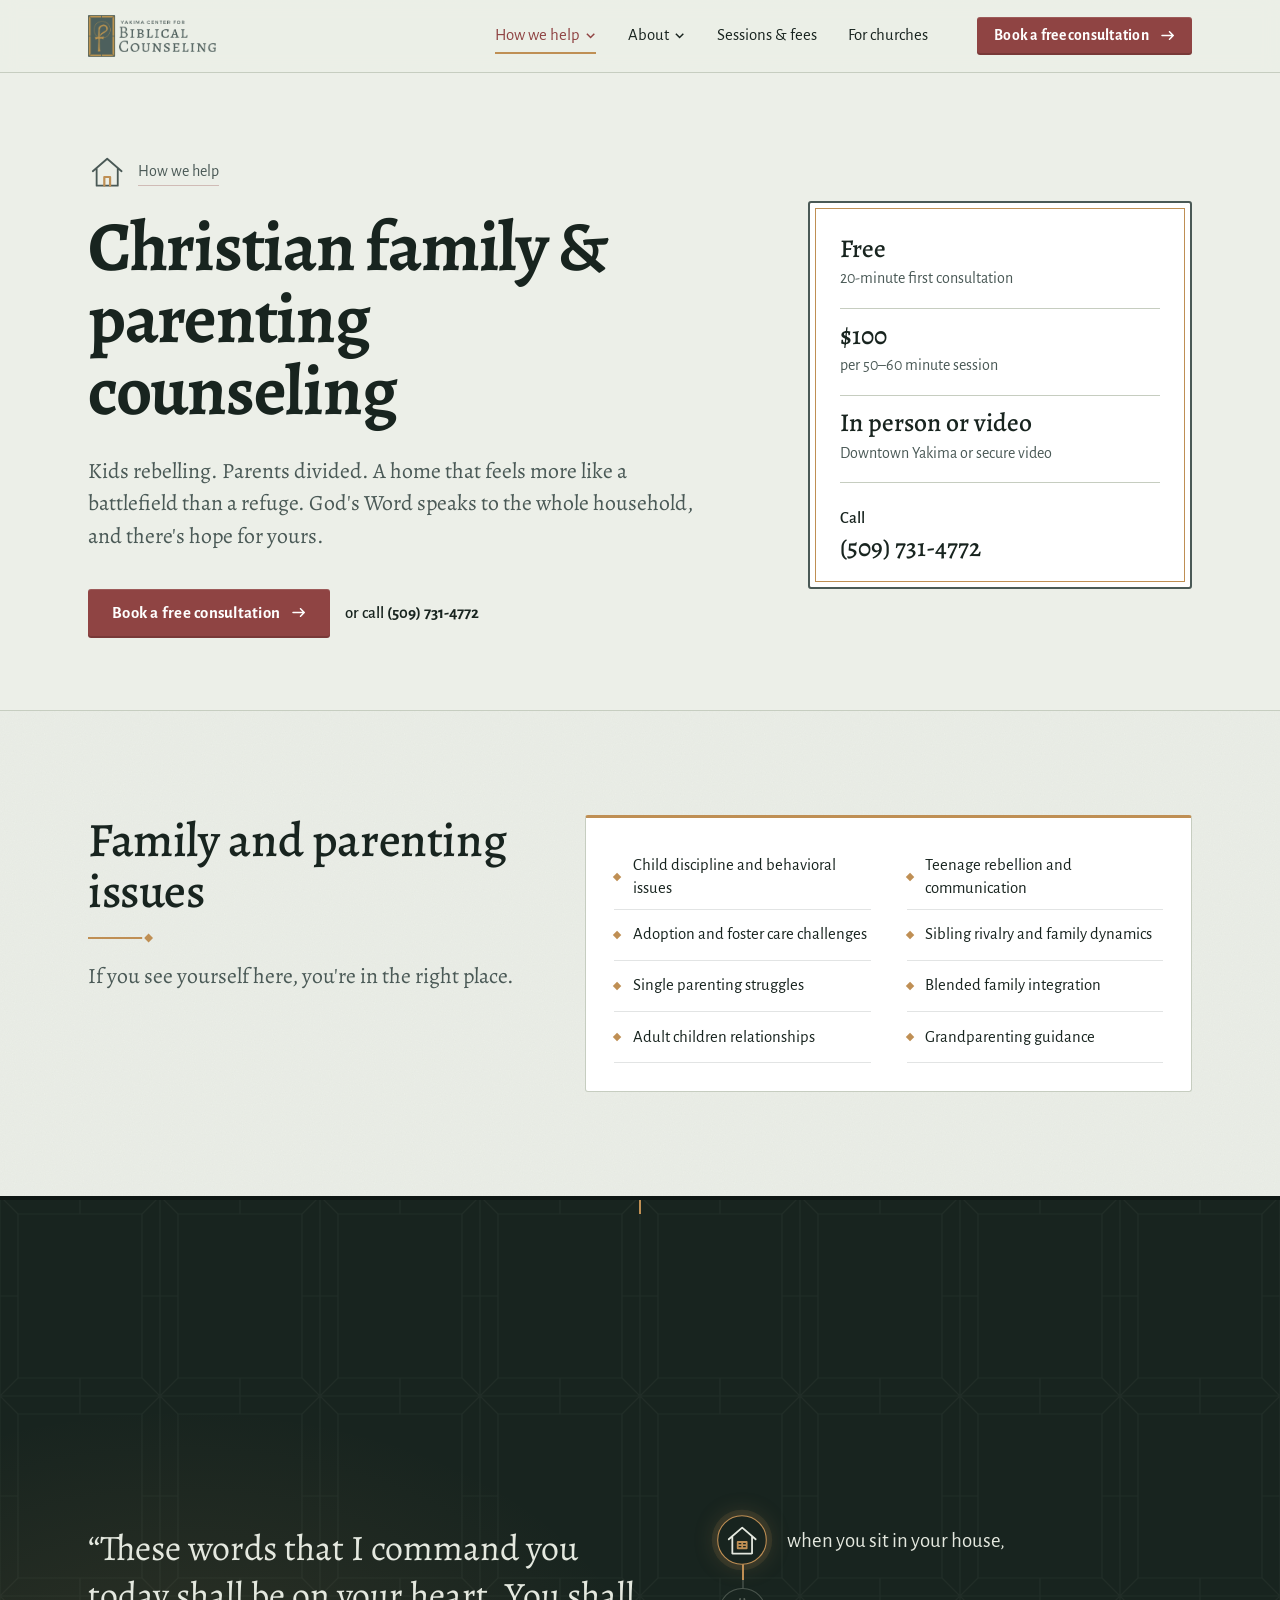
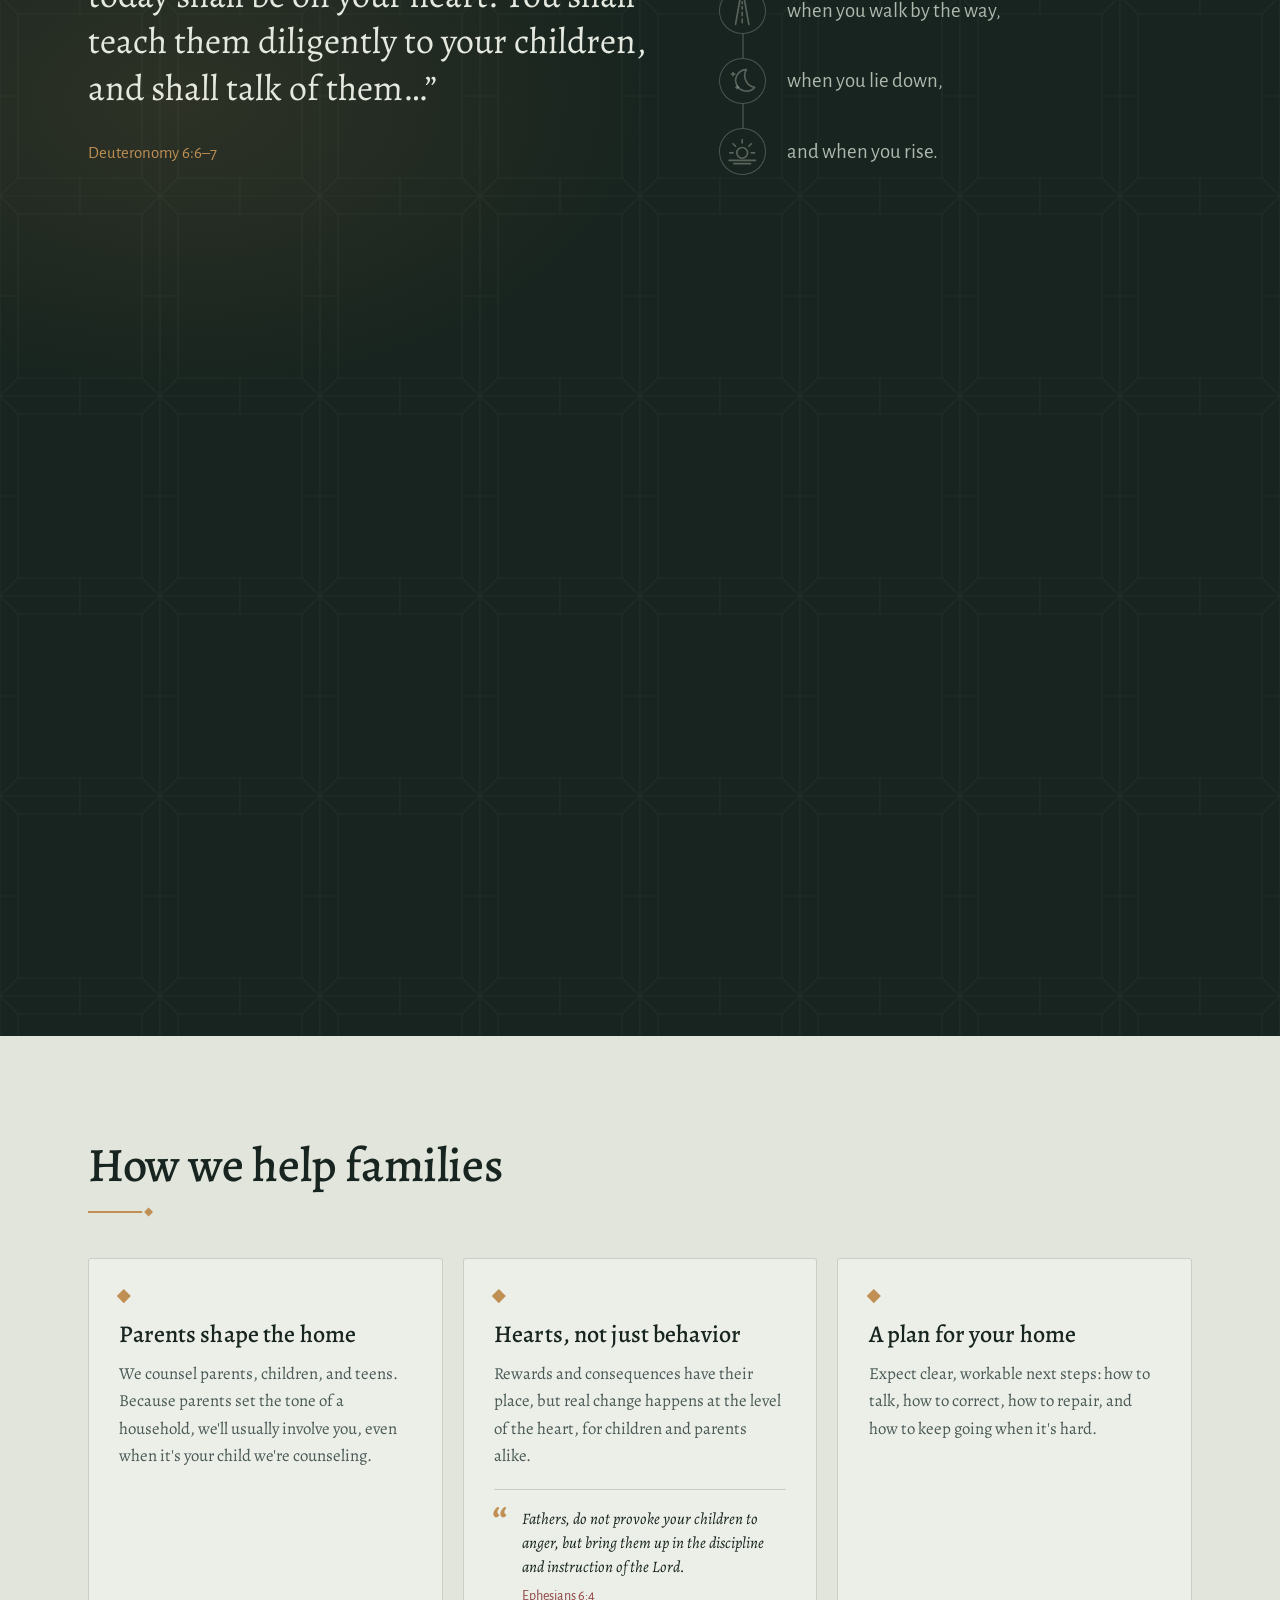
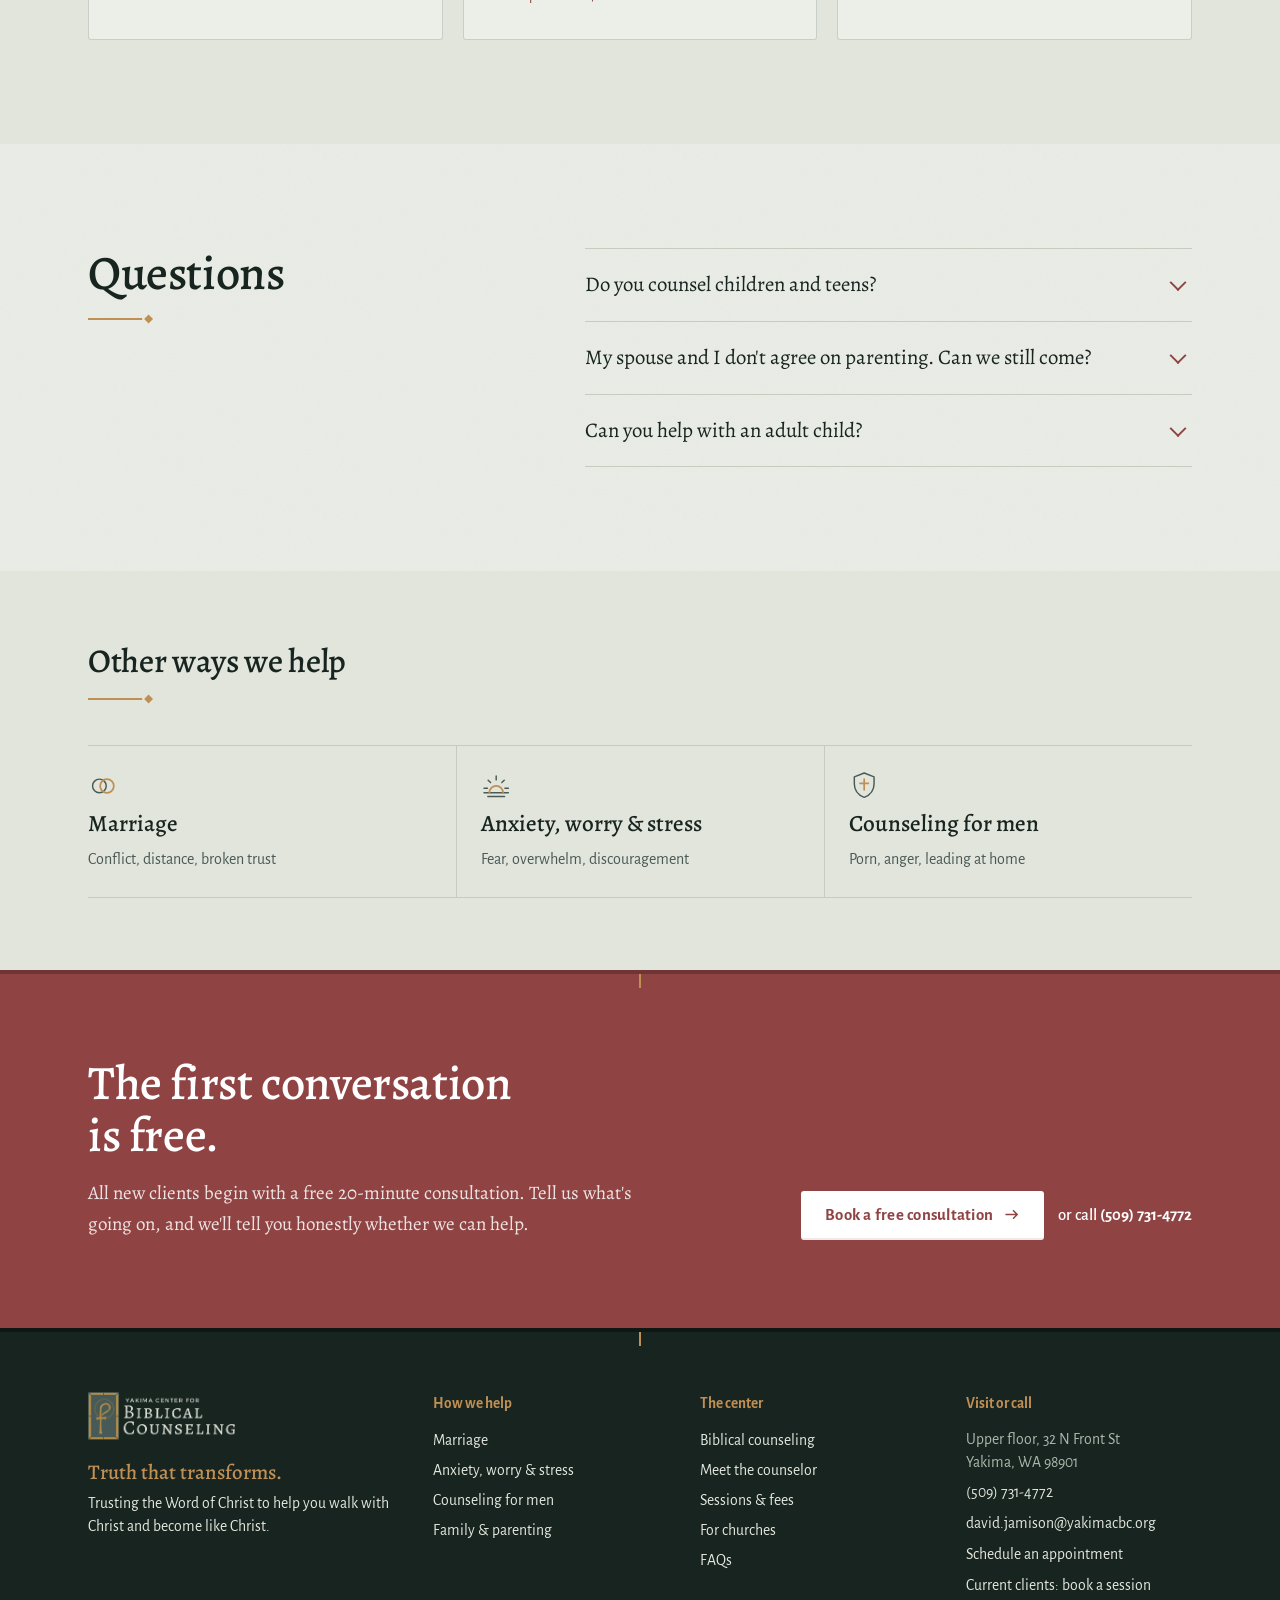
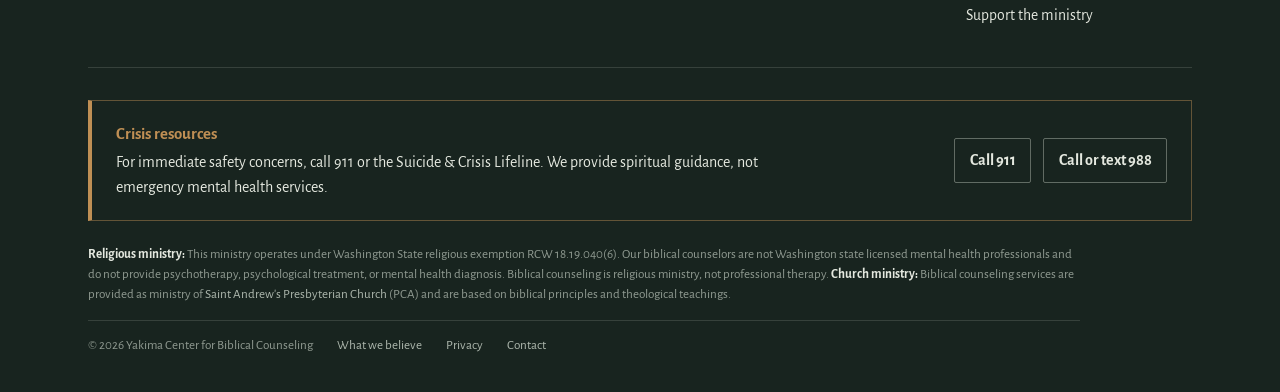
<file: family.html>
<!DOCTYPE html>
<html lang="en" class="js seam-a">
<head>
<meta charset="utf-8">
<meta name="viewport" content="width=device-width, initial-scale=1">
<title>Christian Family &amp; Parenting Counseling in Yakima, WA | YCBC</title>
<meta name="description" content="Biblical counseling for Yakima families and parents: discipline, teen rebellion, blended families, adoption and foster care. Free consultation.">
<link rel="canonical" href="https://yakimacbc.org/family">
<meta property="og:title" content="Christian Family &amp; Parenting Counseling in Yakima, WA | YCBC">
<meta property="og:description" content="Biblical counseling for Yakima families and parents: discipline, teen rebellion, blended families, adoption and foster care. Free consultation.">
<meta property="og:type" content="website">
<meta property="og:url" content="https://yakimacbc.org/family">
<meta property="og:image" content="https://yakimacbc.org/assets/og.jpg">
<meta name="theme-color" content="#18241F">
<link rel="icon" type="image/png" href="assets/favicon.png">
<link rel="apple-touch-icon" href="assets/favicon.png">
<link rel="preload" href="assets/fonts/alegreya-latin-500-normal.woff2" as="font" type="font/woff2" crossorigin>
<link rel="stylesheet" href="assets/styles.css?v=7accb95d">
<script type="application/ld+json">{"@context": "https://schema.org", "@type": "FAQPage", "mainEntity": [{"@type": "Question", "name": "Do you counsel children and teens?", "acceptedAnswer": {"@type": "Answer", "text": "Yes, when parents want us to. Because parents shape the home, we'll usually involve you along the way. Tell us about your family in the free consultation and we'll talk through what makes sense."}}, {"@type": "Question", "name": "My spouse and I don't agree on parenting. Can we still come?", "acceptedAnswer": {"@type": "Answer", "text": "Yes. It's one of the most common reasons parents come, and getting on the same page is often the most important first step."}}, {"@type": "Question", "name": "Can you help with an adult child?", "acceptedAnswer": {"@type": "Answer", "text": "Yes. Parenting changes when children grow up, and so do the heartaches. We help parents navigate strained relationships, prodigals, and boundaries with adult children."}}]}</script><script type="application/ld+json">{"@context": "https://schema.org", "@graph": [{"@type": "Service", "name": "Christian family and parenting counseling", "serviceType": "Biblical counseling", "description": "Biblical counseling for families and parents in Yakima: discipline, teenage rebellion, blended families, adoption and foster care.", "url": "https://yakimacbc.org/family", "provider": {"@id": "https://yakimacbc.org/#center"}, "areaServed": "Yakima, WA", "offers": {"@type": "Offer", "price": "100", "priceCurrency": "USD", "description": "Per 50\u201360 minute session; initial 20-minute consultation free"}}, {"@type": "BreadcrumbList", "itemListElement": [{"@type": "ListItem", "position": 1, "name": "Home", "item": "https://yakimacbc.org/"}, {"@type": "ListItem", "position": 2, "name": "Christian family and parenting counseling", "item": "https://yakimacbc.org/family"}]}]}</script>
</head>
<body>
<a class="skip" href="#main">Skip to content</a>
<header class="site-header">
  <div class="wrap">
    <a class="brand" href="index.html"><img src="assets/logo.png" alt="Yakima Center for Biblical Counseling" width="1253" height="408"></a>
    <nav class="nav" aria-label="Main">
      <div class="drop"><button type="button" aria-expanded="false" aria-haspopup="true" class="is-current">How we help <svg viewBox="0 0 12 12" aria-hidden="true"><path d="M2 4l4 4 4-4" fill="none" stroke="currentColor" stroke-width="1.6"/></svg></button>
        <div class="menu mega">
          <div class="mega-grid"><a class="mini-item" href="marriage.html"><svg class="ic ic-marriage" viewBox="0 0 40 40" aria-hidden="true"><circle cx="15" cy="21" r="9" class="s"/><circle cx="25" cy="21" r="9" class="g"/></svg><span><b>Marriage</b><small>Conflict, distance, broken trust, and preparing well for marriage.</small></span></a><a class="mini-item" href="anxiety.html"><svg class="ic ic-anxiety" viewBox="0 0 40 40" aria-hidden="true"><path class="s" d="M4 30h32M9 35h22M20 8v5M9.4 13.4l3.2 3.2M30.6 13.4l-3.2 3.2M4 24h4.5M31.5 24H36"/><path class="g" d="M11 30a9 9 0 0118 0"/></svg><span><b>Anxiety, worry & stress</b><small>Fear, overwhelm, discouragement, and depression.</small></span></a><a class="mini-item" href="men.html"><svg class="ic ic-men" viewBox="0 0 40 40" aria-hidden="true"><path class="s" d="M20 4l13 5v9c0 9-5.5 15-13 18C12.5 33 7 27 7 18V9z"/><path class="g" d="M20 12v14M14.5 17.5h11"/></svg><span><b>Counseling for men</b><small>Pornography, anger, discipline, and leading a family.</small></span></a><a class="mini-item" href="family.html" aria-current="page"><svg class="ic ic-family" viewBox="0 0 40 40" aria-hidden="true"><path class="s" d="M5 19L20 6l15 13M9 16v18h22V16"/><path class="g" d="M17 34v-9h6v9"/></svg><span><b>Family & parenting</b><small>Defiant kids, divided parents, and homes in conflict.</small></span></a></div>
          <div class="mega-foot"><span>Not sure where you fit? Every new client starts with a free 20-minute consultation.</span><a class="btn btn-primary btn-sm" href="https://book.carepatron.com/Yakima-Center-for-Biblical-Counseling/David?p=CPYr9o-GQtWvPU1mG8IbVg&s=7IHqQZRP" target="_blank" rel="noopener" data-goatcounter-click="book-consultation" data-goatcounter-title="Book a free consultation">Book a consultation</a></div>
        </div>
      </div>
      <div class="drop"><button type="button" aria-expanded="false" aria-haspopup="true">About <svg viewBox="0 0 12 12" aria-hidden="true"><path d="M2 4l4 4 4-4" fill="none" stroke="currentColor" stroke-width="1.6"/></svg></button>
        <div class="menu mini"><a class="mini-item" href="biblical-counseling.html"><svg class="ic ic-book" viewBox="0 0 40 40" aria-hidden="true"><path class="s" d="M20 11c-4-3-9-3-14-2v21c5-1 10-1 14 2 4-3 9-3 14-2V9c-5-1-10-1-14 2zM20 11v21"/><path class="g" d="M25 7.5v8l2.5-1.8 2.5 1.8v-8.6"/></svg><span><b>Biblical counseling</b><small>What it is, and how we approach it.</small></span></a><a class="mini-item" href="about.html"><svg class="ic ic-people" viewBox="0 0 40 40" aria-hidden="true"><circle class="s" cx="14" cy="13" r="5"/><path class="s" d="M5 33c0-6 4-10 9-10s9 4 9 10"/><circle class="g" cx="27" cy="15" r="4"/><path class="g" d="M24 23.5c1-.4 2-.5 3-.5 4.4 0 8 3.4 8 9"/></svg><span><b>Meet the counselor</b><small>David Jamison, director.</small></span></a><a class="mini-item" href="faq.html"><svg class="ic ic-chat" viewBox="0 0 40 40" aria-hidden="true"><path class="s" d="M6 8h22v15H14l-6 5v-5H6z"/><path class="g" d="M30 14h4v14h-2v4l-5-4H17v-3"/></svg><span><b>FAQs</b><small>Common questions, answered plainly.</small></span></a><a class="mini-item" href="contact.html"><svg class="ic ic-pin" viewBox="0 0 40 40" aria-hidden="true"><path class="s" d="M20 35s11-10.5 11-19a11 11 0 00-22 0c0 8.5 11 19 11 19z"/><circle class="g" cx="20" cy="16" r="4"/></svg><span><b>Contact</b><small>Phone, email, and our office.</small></span></a><a class="mini-item mini-client" href="https://book.carepatron.com/Yakima-Center-for-Biblical-Counseling/David?p=CPYr9o-GQtWvPU1mG8IbVg&s=7IHqQZRP" target="_blank" rel="noopener" data-goatcounter-click="client-booking" data-goatcounter-title="Current client booking"><svg class="ic ic-key" viewBox="0 0 40 40" aria-hidden="true"><circle class="s" cx="13" cy="20" r="7"/><path class="s" d="M20 20h15M30 20v5M35 20v4"/><circle class="g" cx="13" cy="20" r="2.5"/></svg><span><b>Current clients</b><small>Book your next session</small></span></a></div>
      </div>
      <a href="fees.html">Sessions &amp; fees</a>
      <a href="churches.html">For churches</a>
    </nav>
    <a class="btn btn-primary" href="https://book.carepatron.com/Yakima-Center-for-Biblical-Counseling/David?p=CPYr9o-GQtWvPU1mG8IbVg&s=7IHqQZRP" target="_blank" rel="noopener" data-goatcounter-click="book-consultation" data-goatcounter-title="Book a free consultation">Book a free consultation</a>
    <button class="menu-toggle" type="button" aria-expanded="false" aria-label="Open menu"><svg viewBox="0 0 24 24" aria-hidden="true"><path d="M3 7h18M3 12h18M3 17h18" stroke="currentColor" stroke-width="1.8" fill="none" stroke-linecap="round"/></svg></button>
  </div>
</header>
<div class="mobile-nav" role="dialog" aria-modal="true" aria-label="Menu">
  <div class="top"><img src="assets/logo-light.png" alt=""><button class="close" type="button" aria-label="Close menu"><svg viewBox="0 0 24 24" aria-hidden="true"><path d="M5 5l14 14M19 5L5 19" stroke="currentColor" stroke-width="1.8" fill="none" stroke-linecap="round"/></svg></button></div>
  <div class="m-groups">
    <details class="m-group" open><summary class="m-label">How we help<svg viewBox="0 0 12 12" aria-hidden="true"><path d="M2 4l4 4 4-4" fill="none" stroke="currentColor" stroke-width="1.6"/></svg></summary><div class="m-body"><div class="m-in"><div class="m-list"><a class="m-item" href="marriage.html"><svg class="ic ic-marriage" viewBox="0 0 40 40" aria-hidden="true"><circle cx="15" cy="21" r="9" class="s"/><circle cx="25" cy="21" r="9" class="g"/></svg><span>Marriage</span><svg class="chev" viewBox="0 0 12 12" aria-hidden="true"><path d="M4 2l4 4-4 4" fill="none" stroke="currentColor" stroke-width="1.6"/></svg></a><a class="m-item" href="anxiety.html"><svg class="ic ic-anxiety" viewBox="0 0 40 40" aria-hidden="true"><path class="s" d="M4 30h32M9 35h22M20 8v5M9.4 13.4l3.2 3.2M30.6 13.4l-3.2 3.2M4 24h4.5M31.5 24H36"/><path class="g" d="M11 30a9 9 0 0118 0"/></svg><span>Anxiety, worry & stress</span><svg class="chev" viewBox="0 0 12 12" aria-hidden="true"><path d="M4 2l4 4-4 4" fill="none" stroke="currentColor" stroke-width="1.6"/></svg></a><a class="m-item" href="men.html"><svg class="ic ic-men" viewBox="0 0 40 40" aria-hidden="true"><path class="s" d="M20 4l13 5v9c0 9-5.5 15-13 18C12.5 33 7 27 7 18V9z"/><path class="g" d="M20 12v14M14.5 17.5h11"/></svg><span>Counseling for men</span><svg class="chev" viewBox="0 0 12 12" aria-hidden="true"><path d="M4 2l4 4-4 4" fill="none" stroke="currentColor" stroke-width="1.6"/></svg></a><a class="m-item" href="family.html"><svg class="ic ic-family" viewBox="0 0 40 40" aria-hidden="true"><path class="s" d="M5 19L20 6l15 13M9 16v18h22V16"/><path class="g" d="M17 34v-9h6v9"/></svg><span>Family & parenting</span><svg class="chev" viewBox="0 0 12 12" aria-hidden="true"><path d="M4 2l4 4-4 4" fill="none" stroke="currentColor" stroke-width="1.6"/></svg></a></div></div></div></details>
    <details class="m-group"><summary class="m-label">About<svg viewBox="0 0 12 12" aria-hidden="true"><path d="M2 4l4 4 4-4" fill="none" stroke="currentColor" stroke-width="1.6"/></svg></summary><div class="m-body"><div class="m-in"><div class="m-list"><a class="m-item" href="biblical-counseling.html"><svg class="ic ic-book" viewBox="0 0 40 40" aria-hidden="true"><path class="s" d="M20 11c-4-3-9-3-14-2v21c5-1 10-1 14 2 4-3 9-3 14-2V9c-5-1-10-1-14 2zM20 11v21"/><path class="g" d="M25 7.5v8l2.5-1.8 2.5 1.8v-8.6"/></svg><span>Biblical counseling</span><svg class="chev" viewBox="0 0 12 12" aria-hidden="true"><path d="M4 2l4 4-4 4" fill="none" stroke="currentColor" stroke-width="1.6"/></svg></a><a class="m-item" href="about.html"><svg class="ic ic-people" viewBox="0 0 40 40" aria-hidden="true"><circle class="s" cx="14" cy="13" r="5"/><path class="s" d="M5 33c0-6 4-10 9-10s9 4 9 10"/><circle class="g" cx="27" cy="15" r="4"/><path class="g" d="M24 23.5c1-.4 2-.5 3-.5 4.4 0 8 3.4 8 9"/></svg><span>Meet the counselor</span><svg class="chev" viewBox="0 0 12 12" aria-hidden="true"><path d="M4 2l4 4-4 4" fill="none" stroke="currentColor" stroke-width="1.6"/></svg></a><a class="m-item" href="faq.html"><svg class="ic ic-chat" viewBox="0 0 40 40" aria-hidden="true"><path class="s" d="M6 8h22v15H14l-6 5v-5H6z"/><path class="g" d="M30 14h4v14h-2v4l-5-4H17v-3"/></svg><span>FAQs</span><svg class="chev" viewBox="0 0 12 12" aria-hidden="true"><path d="M4 2l4 4-4 4" fill="none" stroke="currentColor" stroke-width="1.6"/></svg></a><a class="m-item" href="contact.html"><svg class="ic ic-pin" viewBox="0 0 40 40" aria-hidden="true"><path class="s" d="M20 35s11-10.5 11-19a11 11 0 00-22 0c0 8.5 11 19 11 19z"/><circle class="g" cx="20" cy="16" r="4"/></svg><span>Contact</span><svg class="chev" viewBox="0 0 12 12" aria-hidden="true"><path d="M4 2l4 4-4 4" fill="none" stroke="currentColor" stroke-width="1.6"/></svg></a></div></div></div></details>
    <details class="m-group"><summary class="m-label">Next steps<svg viewBox="0 0 12 12" aria-hidden="true"><path d="M2 4l4 4 4-4" fill="none" stroke="currentColor" stroke-width="1.6"/></svg></summary><div class="m-body"><div class="m-in">
      <div class="m-list"><a class="m-item" href="fees.html"><svg class="ic ic-card" viewBox="0 0 40 40" aria-hidden="true"><rect class="s" x="5" y="10" width="30" height="20" rx="1.5"/><path class="s" d="M5 16h30"/><path class="g" d="M10 24h8"/></svg><span>Sessions &amp; fees</span><svg class="chev" viewBox="0 0 12 12" aria-hidden="true"><path d="M4 2l4 4-4 4" fill="none" stroke="currentColor" stroke-width="1.6"/></svg></a>
      <a class="m-item" href="churches.html"><svg class="ic ic-church" viewBox="0 0 40 40" aria-hidden="true"><path class="s" d="M8 36V20l12-8 12 8v16M5 36h30M17 36v-6a3 3 0 016 0v6"/><path class="g" d="M20 3v9M16.5 6.5h7"/></svg><span>For pastors &amp; churches</span><svg class="chev" viewBox="0 0 12 12" aria-hidden="true"><path d="M4 2l4 4-4 4" fill="none" stroke="currentColor" stroke-width="1.6"/></svg></a></div>
    </div></div></details>
  </div>
  <div class="m-foot">
    <a class="btn btn-gold" href="https://book.carepatron.com/Yakima-Center-for-Biblical-Counseling/David?p=CPYr9o-GQtWvPU1mG8IbVg&s=7IHqQZRP" target="_blank" rel="noopener" data-goatcounter-click="book-consultation" data-goatcounter-title="Book a free consultation">Book a free consultation</a>
    <a class="m-tel" href="tel:+15097314772" data-goatcounter-click="call" data-goatcounter-title="Phone call">or call (509) 731-4772</a>
    <a class="m-client" href="https://book.carepatron.com/Yakima-Center-for-Biblical-Counseling/David?p=CPYr9o-GQtWvPU1mG8IbVg&s=7IHqQZRP" target="_blank" rel="noopener" data-goatcounter-click="client-booking" data-goatcounter-title="Current client booking"><svg class="ic ic-key" viewBox="0 0 40 40" aria-hidden="true"><circle class="s" cx="13" cy="20" r="7"/><path class="s" d="M20 20h15M30 20v5M35 20v4"/><circle class="g" cx="13" cy="20" r="2.5"/></svg><span>Current clients: book your next session</span></a>
    <p class="mob-tag">Trusting the Word of Christ to help you walk with Christ and become like Christ.</p>
  </div>
</div>
<main id="main">
<section class="page-hero has-facts ">
  <div class="wrap">
    <div class="ph-main">
    
    <p class="crumb"><svg class="ic ic-family" viewBox="0 0 40 40" aria-hidden="true"><path class="s" d="M5 19L20 6l15 13M9 16v18h22V16"/><path class="g" d="M17 34v-9h6v9"/></svg><a href="index.html#help">How we help</a></p>
    <h1>Christian family &amp; parenting counseling</h1>
    <p class="lede">Kids rebelling. Parents divided. A home that feels more like a battlefield than a refuge. God's Word speaks to the whole household, and there's hope for yours.</p>
    <div class="actions"><a class="btn btn-primary" href="https://book.carepatron.com/Yakima-Center-for-Biblical-Counseling/David?p=CPYr9o-GQtWvPU1mG8IbVg&s=7IHqQZRP" target="_blank" rel="noopener" data-goatcounter-click="book-consultation" data-goatcounter-title="Book a free consultation">Book a free consultation</a><a class="tel" href="tel:+15097314772" data-goatcounter-click="call" data-goatcounter-title="Phone call">or call <b>(509) 731-4772</b></a></div>
    </div>
    <aside class="facts" aria-label="At a glance">
      <ul><li><b>Free</b><span>20-minute first consultation</span></li><li><b>$100</b><span>per 50–60 minute session</span></li><li><b>In person or video</b><span>Downtown Yakima or secure video</span></li></ul>
      <a class="tel" href="tel:+15097314772" data-goatcounter-click="call" data-goatcounter-title="Phone call">Call <b>(509) 731-4772</b></a>
    </aside>
  </div>
  
</section><section class="section">
  <div class="wrap split">
    <div><h2>Family and parenting issues</h2><p class="lede" style="margin-top:1rem">If you see yourself here, you're in the right place.</p></div>
    <div class="concern-panel"><ul class="topic-list two"><li>Child discipline and behavioral issues</li><li>Teenage rebellion and communication</li><li>Adoption and foster care challenges</li><li>Sibling rivalry and family dynamics</li><li>Single parenting struggles</li><li>Blended family integration</li><li>Adult children relationships</li><li>Grandparenting guidance</li></ul></div>
  </div>
</section><section class="scene" data-scene="thread" aria-label="Deuteronomy 6:6-7">
  <div class="stage"><div class="wrap thread">
    <div><p class="verse">“These words that I command you today shall be on your heart. You shall teach them diligently to your children, and shall talk of them…”</p><cite><a class="ref" href="https://www.esv.org/Deuteronomy+6:6-7/" target="_blank" rel="noopener">Deuteronomy 6:6–7</a></cite></div>
    <ol class="has-icons"><li><svg class="tic" viewBox="0 0 40 40" aria-hidden="true"><path class="s" d="M5 19L20 6l15 13M9 16v19h22V16"/><path class="g" d="M15 22h10v7H15zM20 22v7M15 25.5h10"/></svg><span>when you sit in your house,</span></li><li><svg class="tic" viewBox="0 0 40 40" aria-hidden="true"><path class="s" d="M12 36L17.5 5M28 36L22.5 5"/><path class="g" d="M20 34v-4.5M20 25.5v-4M20 17.5v-3.2M20 11v-2.4"/></svg><span>when you walk by the way,</span></li><li><svg class="tic" viewBox="0 0 40 40" aria-hidden="true"><path class="g" d="M25 6a13 13 0 1 0 10 21.5A14.5 14.5 0 0 1 25 6z"/><path class="s" d="M9 9.5v4M7 11.5h4M14 26v3M12.5 27.5h3"/></svg><span>when you lie down,</span></li><li><svg class="tic" viewBox="0 0 40 40" aria-hidden="true"><path class="s" d="M4 31h32M20 6v4M9 11l3 3M31 11l-3 3M5 22h4M31 22h4"/><circle class="g" cx="20" cy="22" r="6.5"/><path class="s" d="M10 35h20"/></svg><span>and when you rise.</span></li></ol>
  </div></div>
</section><section class="section tint">
  <div class="wrap">
    <div class="section-head"><h2>How we help families</h2></div>
    <div class="pts swipe pts-3"><article class="pt"><h3>Parents shape the home</h3><p>We counsel parents, children, and teens. Because parents set the tone of a household, we'll usually involve you, even when it's your child we're counseling.</p></article><article class="pt"><h3>Hearts, not just behavior</h3><p>Rewards and consequences have their place, but real change happens at the level of the heart, for children and parents alike.</p><blockquote class='pt-q'><p>Fathers, do not provoke your children to anger, but bring them up in the discipline and instruction of the Lord.</p><cite><a class="ref" href="https://www.esv.org/Ephesians+6:4/" target="_blank" rel="noopener">Ephesians 6:4</a></cite></blockquote></article><article class="pt"><h3>A plan for your home</h3><p>Expect clear, workable next steps: how to talk, how to correct, how to repair, and how to keep going when it's hard.</p></article></div>
    
  </div>
</section><section class="section">
  <div class="wrap split">
    <div><h2>Questions</h2></div>
    <div class="faq"><details><summary>Do you counsel children and teens?</summary><div class="answer"><div class="answer-in"><p>Yes, when parents want us to. Because parents shape the home, we'll usually involve you along the way. Tell us about your family in the free consultation and we'll talk through what makes sense.</p></div></div></details><details><summary>My spouse and I don't agree on parenting. Can we still come?</summary><div class="answer"><div class="answer-in"><p>Yes. It's one of the most common reasons parents come, and getting on the same page is often the most important first step.</p></div></div></details><details><summary>Can you help with an adult child?</summary><div class="answer"><div class="answer-in"><p>Yes. Parenting changes when children grow up, and so do the heartaches. We help parents navigate strained relationships, prodigals, and boundaries with adult children.</p></div></div></details></div>
  </div>
</section><section class="section tight tint">
  <div class="wrap">
    <div class="section-head"><h2 style="font-size:clamp(1.6rem,2.6vw,2.1rem)">Other ways we help</h2></div>
    <div class="cross"><a href="marriage.html"><svg class="ic ic-marriage" viewBox="0 0 40 40" aria-hidden="true"><circle cx="15" cy="21" r="9" class="s"/><circle cx="25" cy="21" r="9" class="g"/></svg><b>Marriage</b><span>Conflict, distance, broken trust</span></a><a href="anxiety.html"><svg class="ic ic-anxiety" viewBox="0 0 40 40" aria-hidden="true"><path class="s" d="M4 30h32M9 35h22M20 8v5M9.4 13.4l3.2 3.2M30.6 13.4l-3.2 3.2M4 24h4.5M31.5 24H36"/><path class="g" d="M11 30a9 9 0 0118 0"/></svg><b>Anxiety, worry & stress</b><span>Fear, overwhelm, discouragement</span></a><a href="men.html"><svg class="ic ic-men" viewBox="0 0 40 40" aria-hidden="true"><path class="s" d="M20 4l13 5v9c0 9-5.5 15-13 18C12.5 33 7 27 7 18V9z"/><path class="g" d="M20 12v14M14.5 17.5h11"/></svg><b>Counseling for men</b><span>Porn, anger, leading at home</span></a></div>
  </div>
</section><section class="cta-band">
  <div class="wrap">
    <div><h2>The first conversation is free.</h2><p>All new clients begin with a free 20-minute consultation. Tell us what's going on, and we'll tell you honestly whether we can help.</p></div>
    <div class="actions"><a class="btn btn-light" href="https://book.carepatron.com/Yakima-Center-for-Biblical-Counseling/David?p=CPYr9o-GQtWvPU1mG8IbVg&s=7IHqQZRP" target="_blank" rel="noopener" data-goatcounter-click="book-consultation" data-goatcounter-title="Book a free consultation">Book a free consultation</a><a class="tel" href="tel:+15097314772" data-goatcounter-click="call" data-goatcounter-title="Phone call">or call <b>(509) 731-4772</b></a></div>
  </div>
</section>
</main>
<footer class="site-footer">
  <div class="wrap">
    <div class="foot-grid">
      <div class="foot-brand">
        <img src="assets/logo-light.png" alt="Yakima Center for Biblical Counseling" width="1253" height="408">
        <p class="foot-tag"><b>Truth that transforms.</b>Trusting the Word of Christ to help you walk with Christ and become like Christ.</p>
      </div>
      <div>
        <h4>How we help</h4>
        <ul><li><a href="marriage.html">Marriage</a></li><li><a href="anxiety.html">Anxiety, worry & stress</a></li><li><a href="men.html">Counseling for men</a></li><li><a href="family.html">Family & parenting</a></li></ul>
      </div>
      <div>
        <h4>The center</h4>
        <ul><li><a href="biblical-counseling.html">Biblical counseling</a></li><li><a href="about.html">Meet the counselor</a></li><li><a href="fees.html">Sessions &amp; fees</a></li><li><a href="churches.html">For churches</a></li><li><a href="faq.html">FAQs</a></li></ul>
      </div>
      <div>
        <h4>Visit or call</h4>
        <ul class="foot-contact"><li>Upper floor, 32 N Front St<br>Yakima, WA 98901</li><li><a href="tel:+15097314772" data-goatcounter-click="call" data-goatcounter-title="Phone call">(509) 731-4772</a></li><li><a href="mailto:david.jamison@yakimacbc.org">david.jamison@yakimacbc.org</a></li><li><a href="https://book.carepatron.com/Yakima-Center-for-Biblical-Counseling/David?p=CPYr9o-GQtWvPU1mG8IbVg&s=7IHqQZRP" target="_blank" rel="noopener" data-goatcounter-click="book-consultation" data-goatcounter-title="Book a free consultation">Schedule an appointment</a></li><li><a href="https://book.carepatron.com/Yakima-Center-for-Biblical-Counseling/David?p=CPYr9o-GQtWvPU1mG8IbVg&s=7IHqQZRP" target="_blank" rel="noopener" data-goatcounter-click="client-booking" data-goatcounter-title="Current client booking">Current clients: book a session</a></li><li><a href="https://standrewsyakima.churchcenter.com/giving/to/biblical-counseling-center">Support the ministry</a></li></ul>
      </div>
    </div>
    <div class="crisis-bar">
      <p><strong>Crisis resources</strong>For immediate safety concerns, call 911 or the Suicide &amp; Crisis Lifeline. We provide spiritual guidance, not emergency mental health services.</p>
      <div class="crisis-links"><a href="tel:911">Call 911</a><a href="tel:988">Call or text 988</a></div>
    </div>
    <div class="legal">
      <p><b>Religious ministry:</b> This ministry operates under Washington State religious exemption RCW 18.19.040(6). Our biblical counselors are not Washington state licensed mental health professionals and do not provide psychotherapy, psychological treatment, or mental health diagnosis. Biblical counseling is religious ministry, not professional therapy. <b>Church ministry:</b> Biblical counseling services are provided as ministry of <a href="https://www.saintandrewsyakima.org/">Saint Andrew's Presbyterian Church</a> (PCA) and are based on biblical principles and theological teachings.</p>
      <p class="copy"><span>© 2026 Yakima Center for Biblical Counseling</span><a href="beliefs.html">What we believe</a><a href="privacy.html">Privacy</a><a href="contact.html">Contact</a></p>
    </div>
  </div>
</footer>
<div class="mobile-bar" aria-label="Quick actions">
  <a class="call" href="tel:+15097314772" data-goatcounter-click="call" data-goatcounter-title="Phone call"><svg viewBox="0 0 24 24" aria-hidden="true"><path d="M6.6 10.8a15.1 15.1 0 006.6 6.6l2.2-2.2a1 1 0 011-.25 11.4 11.4 0 003.6.57 1 1 0 011 1V20a1 1 0 01-1 1A17 17 0 013 4a1 1 0 011-1h3.5a1 1 0 011 1c0 1.25.2 2.45.57 3.57a1 1 0 01-.25 1z" fill="currentColor"/></svg><span>Call</span></a>
  <a class="book" href="https://book.carepatron.com/Yakima-Center-for-Biblical-Counseling/David?p=CPYr9o-GQtWvPU1mG8IbVg&s=7IHqQZRP" target="_blank" rel="noopener" data-goatcounter-click="book-consultation" data-goatcounter-title="Book a free consultation">Book a free consultation</a>
</div>
<script src="assets/site.js?v=7accb95d"></script>
<script data-goatcounter="https://yakimacbc.goatcounter.com/count" async src="https://gc.zgo.at/count.js"></script>
</body>
</html>
</file>
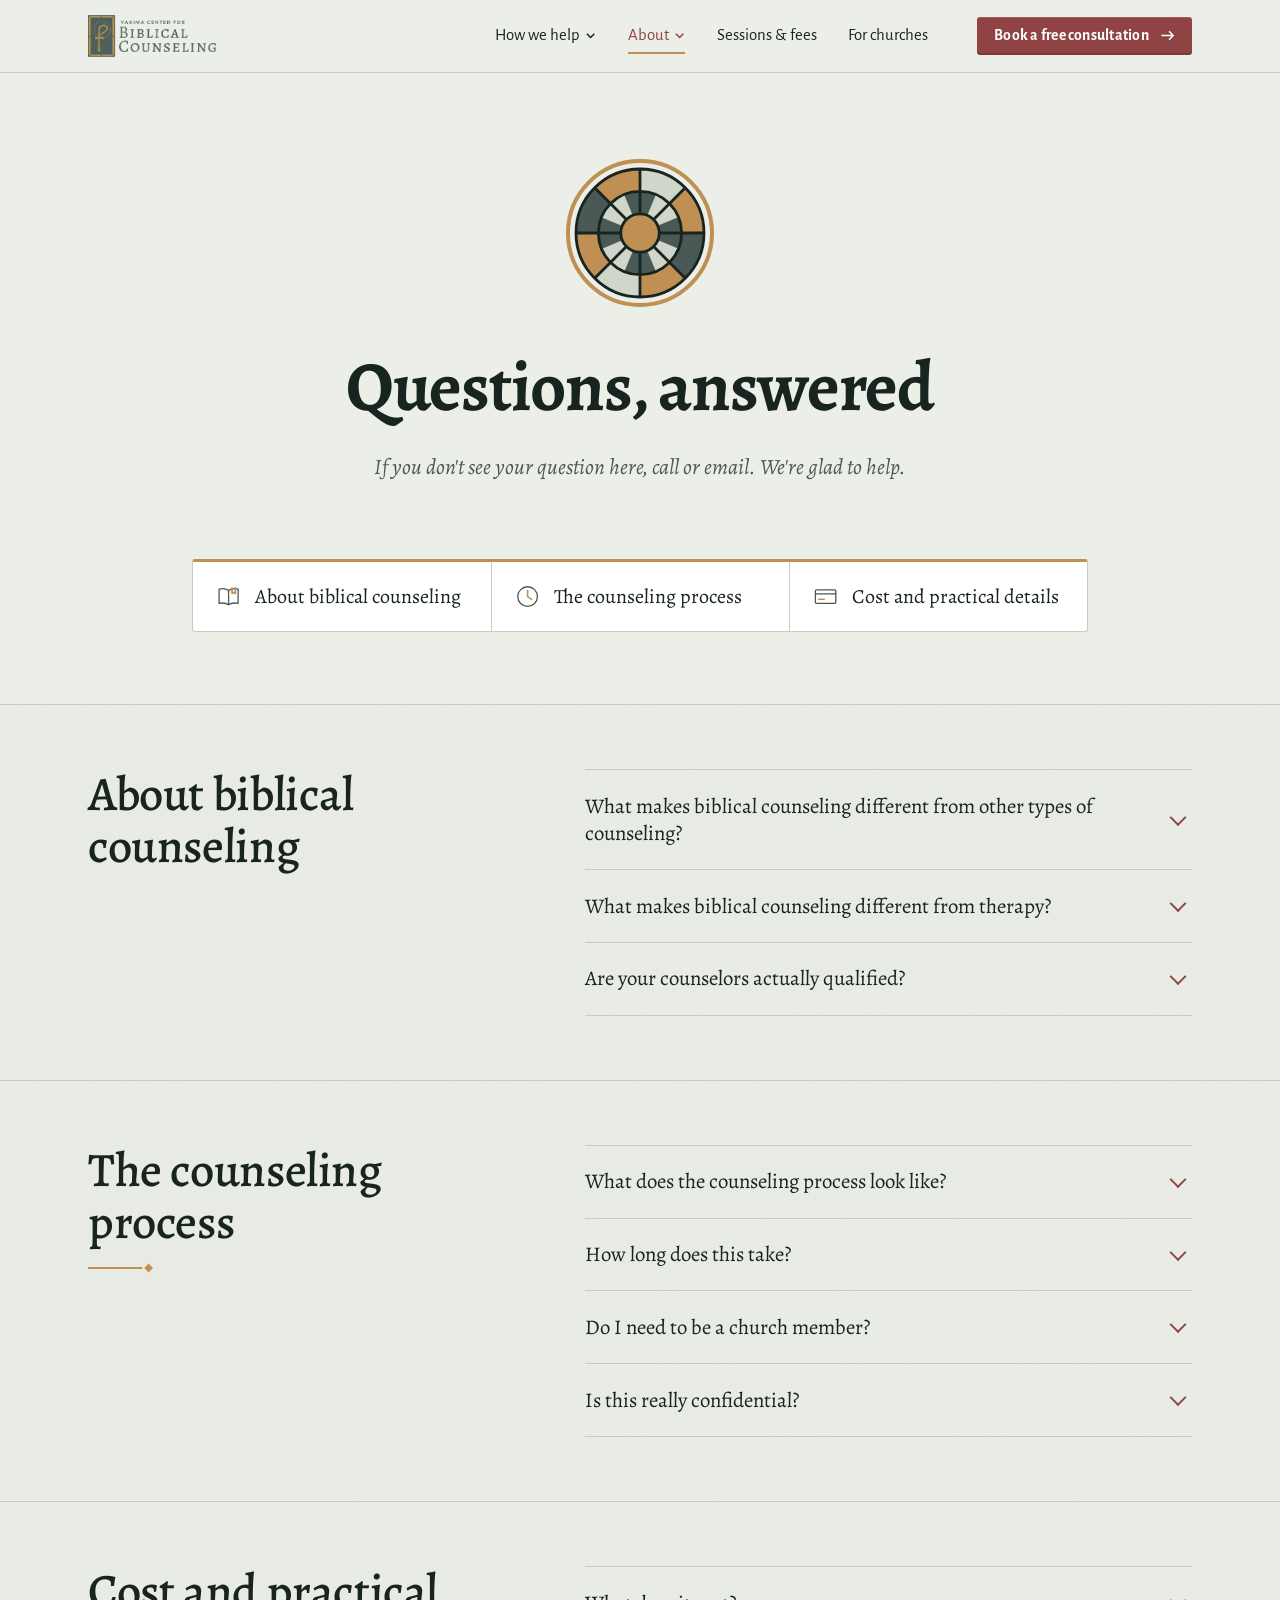
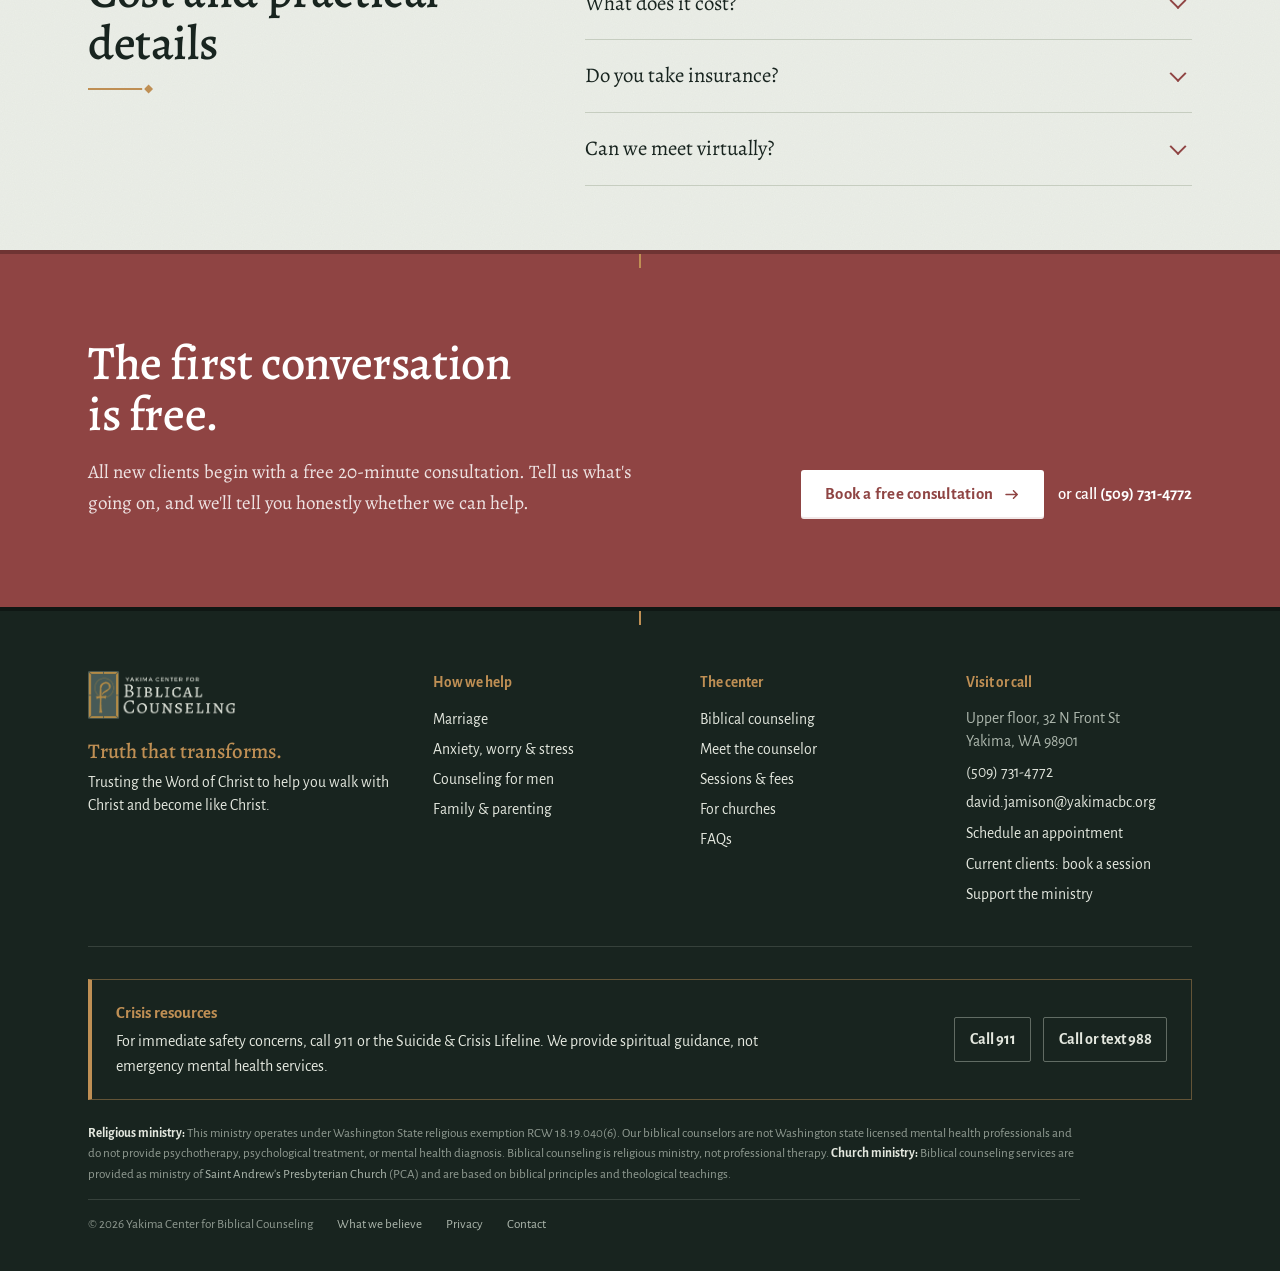
<file: faq.html>
<!DOCTYPE html>
<html lang="en" class="js seam-a">
<head>
<meta charset="utf-8">
<meta name="viewport" content="width=device-width, initial-scale=1">
<title>Biblical Counseling FAQs | YCBC Yakima</title>
<meta name="description" content="Answers about biblical counseling in Yakima: how it differs from therapy, the counseling process, confidentiality, cost, insurance, and virtual sessions.">
<link rel="canonical" href="https://yakimacbc.org/faq">
<meta property="og:title" content="Biblical Counseling FAQs | YCBC Yakima">
<meta property="og:description" content="Answers about biblical counseling in Yakima: how it differs from therapy, the counseling process, confidentiality, cost, insurance, and virtual sessions.">
<meta property="og:type" content="website">
<meta property="og:url" content="https://yakimacbc.org/faq">
<meta property="og:image" content="https://yakimacbc.org/assets/og.jpg">
<meta name="theme-color" content="#18241F">
<link rel="icon" type="image/png" href="assets/favicon.png">
<link rel="apple-touch-icon" href="assets/favicon.png">
<link rel="preload" href="assets/fonts/alegreya-latin-500-normal.woff2" as="font" type="font/woff2" crossorigin>
<link rel="stylesheet" href="assets/styles.css?v=7accb95d">
<script type="application/ld+json">{"@context": "https://schema.org", "@type": "FAQPage", "mainEntity": [{"@type": "Question", "name": "What makes biblical counseling different from other types of counseling?", "acceptedAnswer": {"@type": "Answer", "text": "Divine wisdom for life's complexities.  Scripture provides God's own perspective on your struggles, offering unchanging truth and reliable guidance that transcends human insight and cultural trends. \n  Heart transformation, not just relief or management.  We believe God's Word has power to create real change at the deepest level, transforming the desires, beliefs, and loves that shape your life. \n  Addressing root issues.  Rather than managing outward behavior, we explore the heart-level dynamics (your deepest desires, fears, and worship) that drive patterns in your life. \n  Living from gospel truth.  Real change flows from understanding and embracing what Christ has accomplished for you, not from trying to improve yourself through willpower and effort. \n  Connected to your church community.  Biblical counseling strengthens your relationships within the body of Christ, fostering growth that continues beyond counseling sessions."}}, {"@type": "Question", "name": "What makes biblical counseling different from therapy?", "acceptedAnswer": {"@type": "Answer", "text": "We apply Scripture to life's challenges rather than psychological techniques. Our counselors are trained in biblical counseling methodology, not licensed as mental health professionals."}}, {"@type": "Question", "name": "What does the counseling process look like?", "acceptedAnswer": {"@type": "Answer", "text": "Counseling unfolds in phases. Early sessions (2\u20134) focus on understanding your story and establishing biblical hope. Middle sessions involve interpreting your problem biblically and developing strategies for lasting change. Final sessions review what you've learned and send you forward with encouragement. \n Each session includes prayer, homework review, focused work on your issue, and planning next steps. Between sessions, expect homework: Scripture memory, reading, prayer practices, or developing rhythms that support lasting change. We believe transformation happens through the ordinary means of grace (God's Word, prayer, and community) so our counseling deepens your engagement with these, rather than replacing them."}}, {"@type": "Question", "name": "How long does this take?", "acceptedAnswer": {"@type": "Answer", "text": "Depends on the situation. Some find significant help in a handful of sessions. Others benefit from longer-term guidance. We'll work together to determine what serves you best."}}, {"@type": "Question", "name": "Do I need to be a church member?", "acceptedAnswer": {"@type": "Answer", "text": "Not at all. We're here to serve anyone willing to engage with Scripture's wisdom for their struggles."}}, {"@type": "Question", "name": "Is this really confidential?", "acceptedAnswer": {"@type": "Answer", "text": "Yes, with biblical and legal limits. Our consent form explains specific situations where confidentiality might be broken, mainly safety concerns and legal requirements."}}, {"@type": "Question", "name": "Are your counselors actually qualified?", "acceptedAnswer": {"@type": "Answer", "text": "Our counselors have extensive training in biblical counseling and theology. They're not state-licensed therapists, they're trained ministers of God's Word who specialize in applying Scripture to life's challenges."}}, {"@type": "Question", "name": "What does it cost?", "acceptedAnswer": {"@type": "Answer", "text": "The initial 20-minute consultation is free. Sessions are $100. Members of partner churches receive reduced rates, and if the fee presents a genuine hardship, please talk with us."}}, {"@type": "Question", "name": "Do you take insurance?", "acceptedAnswer": {"@type": "Answer", "text": "No. Because biblical counseling is religious ministry rather than licensed therapy, insurance doesn't cover sessions."}}, {"@type": "Question", "name": "Can we meet virtually?", "acceptedAnswer": {"@type": "Answer", "text": "Yes. Virtual sessions are conducted via the secure client portal and follow the same format, duration, and fees as in-person sessions."}}]}</script>
</head>
<body>
<a class="skip" href="#main">Skip to content</a>
<header class="site-header">
  <div class="wrap">
    <a class="brand" href="index.html"><img src="assets/logo.png" alt="Yakima Center for Biblical Counseling" width="1253" height="408"></a>
    <nav class="nav" aria-label="Main">
      <div class="drop"><button type="button" aria-expanded="false" aria-haspopup="true">How we help <svg viewBox="0 0 12 12" aria-hidden="true"><path d="M2 4l4 4 4-4" fill="none" stroke="currentColor" stroke-width="1.6"/></svg></button>
        <div class="menu mega">
          <div class="mega-grid"><a class="mini-item" href="marriage.html"><svg class="ic ic-marriage" viewBox="0 0 40 40" aria-hidden="true"><circle cx="15" cy="21" r="9" class="s"/><circle cx="25" cy="21" r="9" class="g"/></svg><span><b>Marriage</b><small>Conflict, distance, broken trust, and preparing well for marriage.</small></span></a><a class="mini-item" href="anxiety.html"><svg class="ic ic-anxiety" viewBox="0 0 40 40" aria-hidden="true"><path class="s" d="M4 30h32M9 35h22M20 8v5M9.4 13.4l3.2 3.2M30.6 13.4l-3.2 3.2M4 24h4.5M31.5 24H36"/><path class="g" d="M11 30a9 9 0 0118 0"/></svg><span><b>Anxiety, worry & stress</b><small>Fear, overwhelm, discouragement, and depression.</small></span></a><a class="mini-item" href="men.html"><svg class="ic ic-men" viewBox="0 0 40 40" aria-hidden="true"><path class="s" d="M20 4l13 5v9c0 9-5.5 15-13 18C12.5 33 7 27 7 18V9z"/><path class="g" d="M20 12v14M14.5 17.5h11"/></svg><span><b>Counseling for men</b><small>Pornography, anger, discipline, and leading a family.</small></span></a><a class="mini-item" href="family.html"><svg class="ic ic-family" viewBox="0 0 40 40" aria-hidden="true"><path class="s" d="M5 19L20 6l15 13M9 16v18h22V16"/><path class="g" d="M17 34v-9h6v9"/></svg><span><b>Family & parenting</b><small>Defiant kids, divided parents, and homes in conflict.</small></span></a></div>
          <div class="mega-foot"><span>Not sure where you fit? Every new client starts with a free 20-minute consultation.</span><a class="btn btn-primary btn-sm" href="https://book.carepatron.com/Yakima-Center-for-Biblical-Counseling/David?p=CPYr9o-GQtWvPU1mG8IbVg&s=7IHqQZRP" target="_blank" rel="noopener" data-goatcounter-click="book-consultation" data-goatcounter-title="Book a free consultation">Book a consultation</a></div>
        </div>
      </div>
      <div class="drop"><button type="button" aria-expanded="false" aria-haspopup="true" class="is-current">About <svg viewBox="0 0 12 12" aria-hidden="true"><path d="M2 4l4 4 4-4" fill="none" stroke="currentColor" stroke-width="1.6"/></svg></button>
        <div class="menu mini"><a class="mini-item" href="biblical-counseling.html"><svg class="ic ic-book" viewBox="0 0 40 40" aria-hidden="true"><path class="s" d="M20 11c-4-3-9-3-14-2v21c5-1 10-1 14 2 4-3 9-3 14-2V9c-5-1-10-1-14 2zM20 11v21"/><path class="g" d="M25 7.5v8l2.5-1.8 2.5 1.8v-8.6"/></svg><span><b>Biblical counseling</b><small>What it is, and how we approach it.</small></span></a><a class="mini-item" href="about.html"><svg class="ic ic-people" viewBox="0 0 40 40" aria-hidden="true"><circle class="s" cx="14" cy="13" r="5"/><path class="s" d="M5 33c0-6 4-10 9-10s9 4 9 10"/><circle class="g" cx="27" cy="15" r="4"/><path class="g" d="M24 23.5c1-.4 2-.5 3-.5 4.4 0 8 3.4 8 9"/></svg><span><b>Meet the counselor</b><small>David Jamison, director.</small></span></a><a class="mini-item" href="faq.html" aria-current="page"><svg class="ic ic-chat" viewBox="0 0 40 40" aria-hidden="true"><path class="s" d="M6 8h22v15H14l-6 5v-5H6z"/><path class="g" d="M30 14h4v14h-2v4l-5-4H17v-3"/></svg><span><b>FAQs</b><small>Common questions, answered plainly.</small></span></a><a class="mini-item" href="contact.html"><svg class="ic ic-pin" viewBox="0 0 40 40" aria-hidden="true"><path class="s" d="M20 35s11-10.5 11-19a11 11 0 00-22 0c0 8.5 11 19 11 19z"/><circle class="g" cx="20" cy="16" r="4"/></svg><span><b>Contact</b><small>Phone, email, and our office.</small></span></a><a class="mini-item mini-client" href="https://book.carepatron.com/Yakima-Center-for-Biblical-Counseling/David?p=CPYr9o-GQtWvPU1mG8IbVg&s=7IHqQZRP" target="_blank" rel="noopener" data-goatcounter-click="client-booking" data-goatcounter-title="Current client booking"><svg class="ic ic-key" viewBox="0 0 40 40" aria-hidden="true"><circle class="s" cx="13" cy="20" r="7"/><path class="s" d="M20 20h15M30 20v5M35 20v4"/><circle class="g" cx="13" cy="20" r="2.5"/></svg><span><b>Current clients</b><small>Book your next session</small></span></a></div>
      </div>
      <a href="fees.html">Sessions &amp; fees</a>
      <a href="churches.html">For churches</a>
    </nav>
    <a class="btn btn-primary" href="https://book.carepatron.com/Yakima-Center-for-Biblical-Counseling/David?p=CPYr9o-GQtWvPU1mG8IbVg&s=7IHqQZRP" target="_blank" rel="noopener" data-goatcounter-click="book-consultation" data-goatcounter-title="Book a free consultation">Book a free consultation</a>
    <button class="menu-toggle" type="button" aria-expanded="false" aria-label="Open menu"><svg viewBox="0 0 24 24" aria-hidden="true"><path d="M3 7h18M3 12h18M3 17h18" stroke="currentColor" stroke-width="1.8" fill="none" stroke-linecap="round"/></svg></button>
  </div>
</header>
<div class="mobile-nav" role="dialog" aria-modal="true" aria-label="Menu">
  <div class="top"><img src="assets/logo-light.png" alt=""><button class="close" type="button" aria-label="Close menu"><svg viewBox="0 0 24 24" aria-hidden="true"><path d="M5 5l14 14M19 5L5 19" stroke="currentColor" stroke-width="1.8" fill="none" stroke-linecap="round"/></svg></button></div>
  <div class="m-groups">
    <details class="m-group" open><summary class="m-label">How we help<svg viewBox="0 0 12 12" aria-hidden="true"><path d="M2 4l4 4 4-4" fill="none" stroke="currentColor" stroke-width="1.6"/></svg></summary><div class="m-body"><div class="m-in"><div class="m-list"><a class="m-item" href="marriage.html"><svg class="ic ic-marriage" viewBox="0 0 40 40" aria-hidden="true"><circle cx="15" cy="21" r="9" class="s"/><circle cx="25" cy="21" r="9" class="g"/></svg><span>Marriage</span><svg class="chev" viewBox="0 0 12 12" aria-hidden="true"><path d="M4 2l4 4-4 4" fill="none" stroke="currentColor" stroke-width="1.6"/></svg></a><a class="m-item" href="anxiety.html"><svg class="ic ic-anxiety" viewBox="0 0 40 40" aria-hidden="true"><path class="s" d="M4 30h32M9 35h22M20 8v5M9.4 13.4l3.2 3.2M30.6 13.4l-3.2 3.2M4 24h4.5M31.5 24H36"/><path class="g" d="M11 30a9 9 0 0118 0"/></svg><span>Anxiety, worry & stress</span><svg class="chev" viewBox="0 0 12 12" aria-hidden="true"><path d="M4 2l4 4-4 4" fill="none" stroke="currentColor" stroke-width="1.6"/></svg></a><a class="m-item" href="men.html"><svg class="ic ic-men" viewBox="0 0 40 40" aria-hidden="true"><path class="s" d="M20 4l13 5v9c0 9-5.5 15-13 18C12.5 33 7 27 7 18V9z"/><path class="g" d="M20 12v14M14.5 17.5h11"/></svg><span>Counseling for men</span><svg class="chev" viewBox="0 0 12 12" aria-hidden="true"><path d="M4 2l4 4-4 4" fill="none" stroke="currentColor" stroke-width="1.6"/></svg></a><a class="m-item" href="family.html"><svg class="ic ic-family" viewBox="0 0 40 40" aria-hidden="true"><path class="s" d="M5 19L20 6l15 13M9 16v18h22V16"/><path class="g" d="M17 34v-9h6v9"/></svg><span>Family & parenting</span><svg class="chev" viewBox="0 0 12 12" aria-hidden="true"><path d="M4 2l4 4-4 4" fill="none" stroke="currentColor" stroke-width="1.6"/></svg></a></div></div></div></details>
    <details class="m-group"><summary class="m-label">About<svg viewBox="0 0 12 12" aria-hidden="true"><path d="M2 4l4 4 4-4" fill="none" stroke="currentColor" stroke-width="1.6"/></svg></summary><div class="m-body"><div class="m-in"><div class="m-list"><a class="m-item" href="biblical-counseling.html"><svg class="ic ic-book" viewBox="0 0 40 40" aria-hidden="true"><path class="s" d="M20 11c-4-3-9-3-14-2v21c5-1 10-1 14 2 4-3 9-3 14-2V9c-5-1-10-1-14 2zM20 11v21"/><path class="g" d="M25 7.5v8l2.5-1.8 2.5 1.8v-8.6"/></svg><span>Biblical counseling</span><svg class="chev" viewBox="0 0 12 12" aria-hidden="true"><path d="M4 2l4 4-4 4" fill="none" stroke="currentColor" stroke-width="1.6"/></svg></a><a class="m-item" href="about.html"><svg class="ic ic-people" viewBox="0 0 40 40" aria-hidden="true"><circle class="s" cx="14" cy="13" r="5"/><path class="s" d="M5 33c0-6 4-10 9-10s9 4 9 10"/><circle class="g" cx="27" cy="15" r="4"/><path class="g" d="M24 23.5c1-.4 2-.5 3-.5 4.4 0 8 3.4 8 9"/></svg><span>Meet the counselor</span><svg class="chev" viewBox="0 0 12 12" aria-hidden="true"><path d="M4 2l4 4-4 4" fill="none" stroke="currentColor" stroke-width="1.6"/></svg></a><a class="m-item" href="faq.html"><svg class="ic ic-chat" viewBox="0 0 40 40" aria-hidden="true"><path class="s" d="M6 8h22v15H14l-6 5v-5H6z"/><path class="g" d="M30 14h4v14h-2v4l-5-4H17v-3"/></svg><span>FAQs</span><svg class="chev" viewBox="0 0 12 12" aria-hidden="true"><path d="M4 2l4 4-4 4" fill="none" stroke="currentColor" stroke-width="1.6"/></svg></a><a class="m-item" href="contact.html"><svg class="ic ic-pin" viewBox="0 0 40 40" aria-hidden="true"><path class="s" d="M20 35s11-10.5 11-19a11 11 0 00-22 0c0 8.5 11 19 11 19z"/><circle class="g" cx="20" cy="16" r="4"/></svg><span>Contact</span><svg class="chev" viewBox="0 0 12 12" aria-hidden="true"><path d="M4 2l4 4-4 4" fill="none" stroke="currentColor" stroke-width="1.6"/></svg></a></div></div></div></details>
    <details class="m-group"><summary class="m-label">Next steps<svg viewBox="0 0 12 12" aria-hidden="true"><path d="M2 4l4 4 4-4" fill="none" stroke="currentColor" stroke-width="1.6"/></svg></summary><div class="m-body"><div class="m-in">
      <div class="m-list"><a class="m-item" href="fees.html"><svg class="ic ic-card" viewBox="0 0 40 40" aria-hidden="true"><rect class="s" x="5" y="10" width="30" height="20" rx="1.5"/><path class="s" d="M5 16h30"/><path class="g" d="M10 24h8"/></svg><span>Sessions &amp; fees</span><svg class="chev" viewBox="0 0 12 12" aria-hidden="true"><path d="M4 2l4 4-4 4" fill="none" stroke="currentColor" stroke-width="1.6"/></svg></a>
      <a class="m-item" href="churches.html"><svg class="ic ic-church" viewBox="0 0 40 40" aria-hidden="true"><path class="s" d="M8 36V20l12-8 12 8v16M5 36h30M17 36v-6a3 3 0 016 0v6"/><path class="g" d="M20 3v9M16.5 6.5h7"/></svg><span>For pastors &amp; churches</span><svg class="chev" viewBox="0 0 12 12" aria-hidden="true"><path d="M4 2l4 4-4 4" fill="none" stroke="currentColor" stroke-width="1.6"/></svg></a></div>
    </div></div></details>
  </div>
  <div class="m-foot">
    <a class="btn btn-gold" href="https://book.carepatron.com/Yakima-Center-for-Biblical-Counseling/David?p=CPYr9o-GQtWvPU1mG8IbVg&s=7IHqQZRP" target="_blank" rel="noopener" data-goatcounter-click="book-consultation" data-goatcounter-title="Book a free consultation">Book a free consultation</a>
    <a class="m-tel" href="tel:+15097314772" data-goatcounter-click="call" data-goatcounter-title="Phone call">or call (509) 731-4772</a>
    <a class="m-client" href="https://book.carepatron.com/Yakima-Center-for-Biblical-Counseling/David?p=CPYr9o-GQtWvPU1mG8IbVg&s=7IHqQZRP" target="_blank" rel="noopener" data-goatcounter-click="client-booking" data-goatcounter-title="Current client booking"><svg class="ic ic-key" viewBox="0 0 40 40" aria-hidden="true"><circle class="s" cx="13" cy="20" r="7"/><path class="s" d="M20 20h15M30 20v5M35 20v4"/><circle class="g" cx="13" cy="20" r="2.5"/></svg><span>Current clients: book your next session</span></a>
    <p class="mob-tag">Trusting the Word of Christ to help you walk with Christ and become like Christ.</p>
  </div>
</div>
<main id="main">
<section class="page-hero has-facts ph-center ph-strip">
  <div class="wrap">
    <div class="ph-main">
    <div class="hgfx rose-graphic" aria-hidden="true"><svg viewBox="0 0 200 200"><circle class="glow" cx="100" cy="100" r="30"/><path class="pane sage" style="--i:0" d="M100.0 20.0A80 80 0 0 1 156.6 43.4L136.8 63.2A52 52 0 0 0 100.0 48.0z"/><path class="pane gold" style="--i:1" d="M156.6 43.4A80 80 0 0 1 180.0 100.0L152.0 100.0A52 52 0 0 0 136.8 63.2z"/><path class="pane slate" style="--i:2" d="M180.0 100.0A80 80 0 0 1 156.6 156.6L136.8 136.8A52 52 0 0 0 152.0 100.0z"/><path class="pane gold" style="--i:3" d="M156.6 156.6A80 80 0 0 1 100.0 180.0L100.0 152.0A52 52 0 0 0 136.8 136.8z"/><path class="pane sage" style="--i:4" d="M100.0 180.0A80 80 0 0 1 43.4 156.6L63.2 136.8A52 52 0 0 0 100.0 152.0z"/><path class="pane gold" style="--i:5" d="M43.4 156.6A80 80 0 0 1 20.0 100.0L48.0 100.0A52 52 0 0 0 63.2 136.8z"/><path class="pane slate" style="--i:6" d="M20.0 100.0A80 80 0 0 1 43.4 43.4L63.2 63.2A52 52 0 0 0 48.0 100.0z"/><path class="pane gold" style="--i:7" d="M43.4 43.4A80 80 0 0 1 100.0 20.0L100.0 48.0A52 52 0 0 0 63.2 63.2z"/><path class="pane sage" style="--i:8" d="M119.9 52.0A52 52 0 0 1 148.0 80.1L122.2 90.8A24 24 0 0 0 109.2 77.8z"/><path class="pane slate" style="--i:9" d="M148.0 80.1A52 52 0 0 1 148.0 119.9L122.2 109.2A24 24 0 0 0 122.2 90.8z"/><path class="pane sage" style="--i:10" d="M148.0 119.9A52 52 0 0 1 119.9 148.0L109.2 122.2A24 24 0 0 0 122.2 109.2z"/><path class="pane slate" style="--i:11" d="M119.9 148.0A52 52 0 0 1 80.1 148.0L90.8 122.2A24 24 0 0 0 109.2 122.2z"/><path class="pane sage" style="--i:12" d="M80.1 148.0A52 52 0 0 1 52.0 119.9L77.8 109.2A24 24 0 0 0 90.8 122.2z"/><path class="pane slate" style="--i:13" d="M52.0 119.9A52 52 0 0 1 52.0 80.1L77.8 90.8A24 24 0 0 0 77.8 109.2z"/><path class="pane sage" style="--i:14" d="M52.0 80.1A52 52 0 0 1 80.1 52.0L90.8 77.8A24 24 0 0 0 77.8 90.8z"/><path class="pane slate" style="--i:15" d="M80.1 52.0A52 52 0 0 1 119.9 52.0L109.2 77.8A24 24 0 0 0 90.8 77.8z"/><circle class="pane gold core" style="--i:17" cx="100" cy="100" r="24"/><path class="lead" pathLength="1" d="M100 20a80 80 0 110 160a80 80 0 110-160M100 48a52 52 0 110 104a52 52 0 110-104M100 76a24 24 0 110 48a24 24 0 110-48M100.0 76.0L100.0 20.0M117.0 83.0L156.6 43.4M124.0 100.0L180.0 100.0M117.0 117.0L156.6 156.6M100.0 124.0L100.0 180.0M83.0 117.0L43.4 156.6M76.0 100.0L20.0 100.0M83.0 83.0L43.4 43.4"/><circle class="frame" pathLength="1" cx="100" cy="100" r="90"/></svg></div>
    
    <h1>Questions, answered</h1>
    <p class="lede">If you don't see your question here, call or email. We're glad to help.</p>
    
    </div>
    <nav class="jump" aria-label="Jump to a topic"><p>Jump to</p><a href="#about-bc"><svg class="ic ic-book" viewBox="0 0 40 40" aria-hidden="true"><path class="s" d="M20 11c-4-3-9-3-14-2v21c5-1 10-1 14 2 4-3 9-3 14-2V9c-5-1-10-1-14 2zM20 11v21"/><path class="g" d="M25 7.5v8l2.5-1.8 2.5 1.8v-8.6"/></svg><span>About biblical counseling</span></a><a href="#process"><svg class="ic ic-clock" viewBox="0 0 40 40" aria-hidden="true"><circle class="s" cx="20" cy="20" r="14.5"/><path class="g" d="M20 11v9l6 4"/></svg><span>The counseling process</span></a><a href="#practical"><svg class="ic ic-card" viewBox="0 0 40 40" aria-hidden="true"><rect class="s" x="5" y="10" width="30" height="20" rx="1.5"/><path class="s" d="M5 16h30"/><path class="g" d="M10 24h8"/></svg><span>Cost and practical details</span></a></nav>
  </div>
  
</section><section class="section faq-sec" id="about-bc"><div class="wrap split"><div><h2>About biblical counseling</h2></div><div class="faq"><details><summary>What makes biblical counseling different from other types of counseling?</summary><div class="answer"><div class="answer-in"><ul class="faq-list"><li><b>Divine wisdom for life's complexities.</b> Scripture provides God's own perspective on your struggles, offering unchanging truth and reliable guidance that transcends human insight and cultural trends.</li>
<li><b>Heart transformation, not just relief or management.</b> We believe God's Word has power to create real change at the deepest level, transforming the desires, beliefs, and loves that shape your life.</li>
<li><b>Addressing root issues.</b> Rather than managing outward behavior, we explore the heart-level dynamics (your deepest desires, fears, and worship) that drive patterns in your life.</li>
<li><b>Living from gospel truth.</b> Real change flows from understanding and embracing what Christ has accomplished for you, not from trying to improve yourself through willpower and effort.</li>
<li><b>Connected to your church community.</b> Biblical counseling strengthens your relationships within the body of Christ, fostering growth that continues beyond counseling sessions.</li></ul></div></div></details><details><summary>What makes biblical counseling different from therapy?</summary><div class="answer"><div class="answer-in"><p>We apply Scripture to life's challenges rather than psychological techniques. Our counselors are trained in biblical counseling methodology, not licensed as mental health professionals.</p></div></div></details><details><summary>Are your counselors actually qualified?</summary><div class="answer"><div class="answer-in"><p>Our counselors have extensive training in biblical counseling and theology. They're not state-licensed therapists, they're trained ministers of God's Word who specialize in applying Scripture to life's challenges.</p></div></div></details></div></div></section><section class="section faq-sec" id="process"><div class="wrap split"><div><h2>The counseling process</h2></div><div class="faq"><details><summary>What does the counseling process look like?</summary><div class="answer"><div class="answer-in"><p>Counseling unfolds in phases. Early sessions (2–4) focus on understanding your story and establishing biblical hope. Middle sessions involve interpreting your problem biblically and developing strategies for lasting change. Final sessions review what you've learned and send you forward with encouragement.</p>
<p>Each session includes prayer, homework review, focused work on your issue, and planning next steps. Between sessions, expect homework: Scripture memory, reading, prayer practices, or developing rhythms that support lasting change. We believe transformation happens through the ordinary means of grace (God's Word, prayer, and community) so our counseling deepens your engagement with these, rather than replacing them.</p></div></div></details><details><summary>How long does this take?</summary><div class="answer"><div class="answer-in"><p>Depends on the situation. Some find significant help in a handful of sessions. Others benefit from longer-term guidance. We'll work together to determine what serves you best.</p></div></div></details><details><summary>Do I need to be a church member?</summary><div class="answer"><div class="answer-in"><p>Not at all. We're here to serve anyone willing to engage with Scripture's wisdom for their struggles.</p></div></div></details><details><summary>Is this really confidential?</summary><div class="answer"><div class="answer-in"><p>Yes, with biblical and legal limits. Our consent form explains specific situations where confidentiality might be broken, mainly safety concerns and legal requirements.</p></div></div></details></div></div></section><section class="section faq-sec" id="practical"><div class="wrap split"><div><h2>Cost and practical details</h2></div><div class="faq"><details><summary>What does it cost?</summary><div class="answer"><div class="answer-in"><p>The initial 20-minute consultation is free. Sessions are $100. Members of partner churches receive reduced rates, and if the fee presents a genuine hardship, please talk with us.</p></div></div></details><details><summary>Do you take insurance?</summary><div class="answer"><div class="answer-in"><p>No. Because biblical counseling is religious ministry rather than licensed therapy, insurance doesn't cover sessions.</p></div></div></details><details><summary>Can we meet virtually?</summary><div class="answer"><div class="answer-in"><p>Yes. Virtual sessions are conducted via the secure client portal and follow the same format, duration, and fees as in-person sessions.</p></div></div></details></div></div></section><section class="cta-band">
  <div class="wrap">
    <div><h2>The first conversation is free.</h2><p>All new clients begin with a free 20-minute consultation. Tell us what's going on, and we'll tell you honestly whether we can help.</p></div>
    <div class="actions"><a class="btn btn-light" href="https://book.carepatron.com/Yakima-Center-for-Biblical-Counseling/David?p=CPYr9o-GQtWvPU1mG8IbVg&s=7IHqQZRP" target="_blank" rel="noopener" data-goatcounter-click="book-consultation" data-goatcounter-title="Book a free consultation">Book a free consultation</a><a class="tel" href="tel:+15097314772" data-goatcounter-click="call" data-goatcounter-title="Phone call">or call <b>(509) 731-4772</b></a></div>
  </div>
</section>
</main>
<footer class="site-footer">
  <div class="wrap">
    <div class="foot-grid">
      <div class="foot-brand">
        <img src="assets/logo-light.png" alt="Yakima Center for Biblical Counseling" width="1253" height="408">
        <p class="foot-tag"><b>Truth that transforms.</b>Trusting the Word of Christ to help you walk with Christ and become like Christ.</p>
      </div>
      <div>
        <h4>How we help</h4>
        <ul><li><a href="marriage.html">Marriage</a></li><li><a href="anxiety.html">Anxiety, worry & stress</a></li><li><a href="men.html">Counseling for men</a></li><li><a href="family.html">Family & parenting</a></li></ul>
      </div>
      <div>
        <h4>The center</h4>
        <ul><li><a href="biblical-counseling.html">Biblical counseling</a></li><li><a href="about.html">Meet the counselor</a></li><li><a href="fees.html">Sessions &amp; fees</a></li><li><a href="churches.html">For churches</a></li><li><a href="faq.html">FAQs</a></li></ul>
      </div>
      <div>
        <h4>Visit or call</h4>
        <ul class="foot-contact"><li>Upper floor, 32 N Front St<br>Yakima, WA 98901</li><li><a href="tel:+15097314772" data-goatcounter-click="call" data-goatcounter-title="Phone call">(509) 731-4772</a></li><li><a href="mailto:david.jamison@yakimacbc.org">david.jamison@yakimacbc.org</a></li><li><a href="https://book.carepatron.com/Yakima-Center-for-Biblical-Counseling/David?p=CPYr9o-GQtWvPU1mG8IbVg&s=7IHqQZRP" target="_blank" rel="noopener" data-goatcounter-click="book-consultation" data-goatcounter-title="Book a free consultation">Schedule an appointment</a></li><li><a href="https://book.carepatron.com/Yakima-Center-for-Biblical-Counseling/David?p=CPYr9o-GQtWvPU1mG8IbVg&s=7IHqQZRP" target="_blank" rel="noopener" data-goatcounter-click="client-booking" data-goatcounter-title="Current client booking">Current clients: book a session</a></li><li><a href="https://standrewsyakima.churchcenter.com/giving/to/biblical-counseling-center">Support the ministry</a></li></ul>
      </div>
    </div>
    <div class="crisis-bar">
      <p><strong>Crisis resources</strong>For immediate safety concerns, call 911 or the Suicide &amp; Crisis Lifeline. We provide spiritual guidance, not emergency mental health services.</p>
      <div class="crisis-links"><a href="tel:911">Call 911</a><a href="tel:988">Call or text 988</a></div>
    </div>
    <div class="legal">
      <p><b>Religious ministry:</b> This ministry operates under Washington State religious exemption RCW 18.19.040(6). Our biblical counselors are not Washington state licensed mental health professionals and do not provide psychotherapy, psychological treatment, or mental health diagnosis. Biblical counseling is religious ministry, not professional therapy. <b>Church ministry:</b> Biblical counseling services are provided as ministry of <a href="https://www.saintandrewsyakima.org/">Saint Andrew's Presbyterian Church</a> (PCA) and are based on biblical principles and theological teachings.</p>
      <p class="copy"><span>© 2026 Yakima Center for Biblical Counseling</span><a href="beliefs.html">What we believe</a><a href="privacy.html">Privacy</a><a href="contact.html">Contact</a></p>
    </div>
  </div>
</footer>
<div class="mobile-bar" aria-label="Quick actions">
  <a class="call" href="tel:+15097314772" data-goatcounter-click="call" data-goatcounter-title="Phone call"><svg viewBox="0 0 24 24" aria-hidden="true"><path d="M6.6 10.8a15.1 15.1 0 006.6 6.6l2.2-2.2a1 1 0 011-.25 11.4 11.4 0 003.6.57 1 1 0 011 1V20a1 1 0 01-1 1A17 17 0 013 4a1 1 0 011-1h3.5a1 1 0 011 1c0 1.25.2 2.45.57 3.57a1 1 0 01-.25 1z" fill="currentColor"/></svg><span>Call</span></a>
  <a class="book" href="https://book.carepatron.com/Yakima-Center-for-Biblical-Counseling/David?p=CPYr9o-GQtWvPU1mG8IbVg&s=7IHqQZRP" target="_blank" rel="noopener" data-goatcounter-click="book-consultation" data-goatcounter-title="Book a free consultation">Book a free consultation</a>
</div>
<script src="assets/site.js?v=7accb95d"></script>
<script data-goatcounter="https://yakimacbc.goatcounter.com/count" async src="https://gc.zgo.at/count.js"></script>
</body>
</html>
</file>
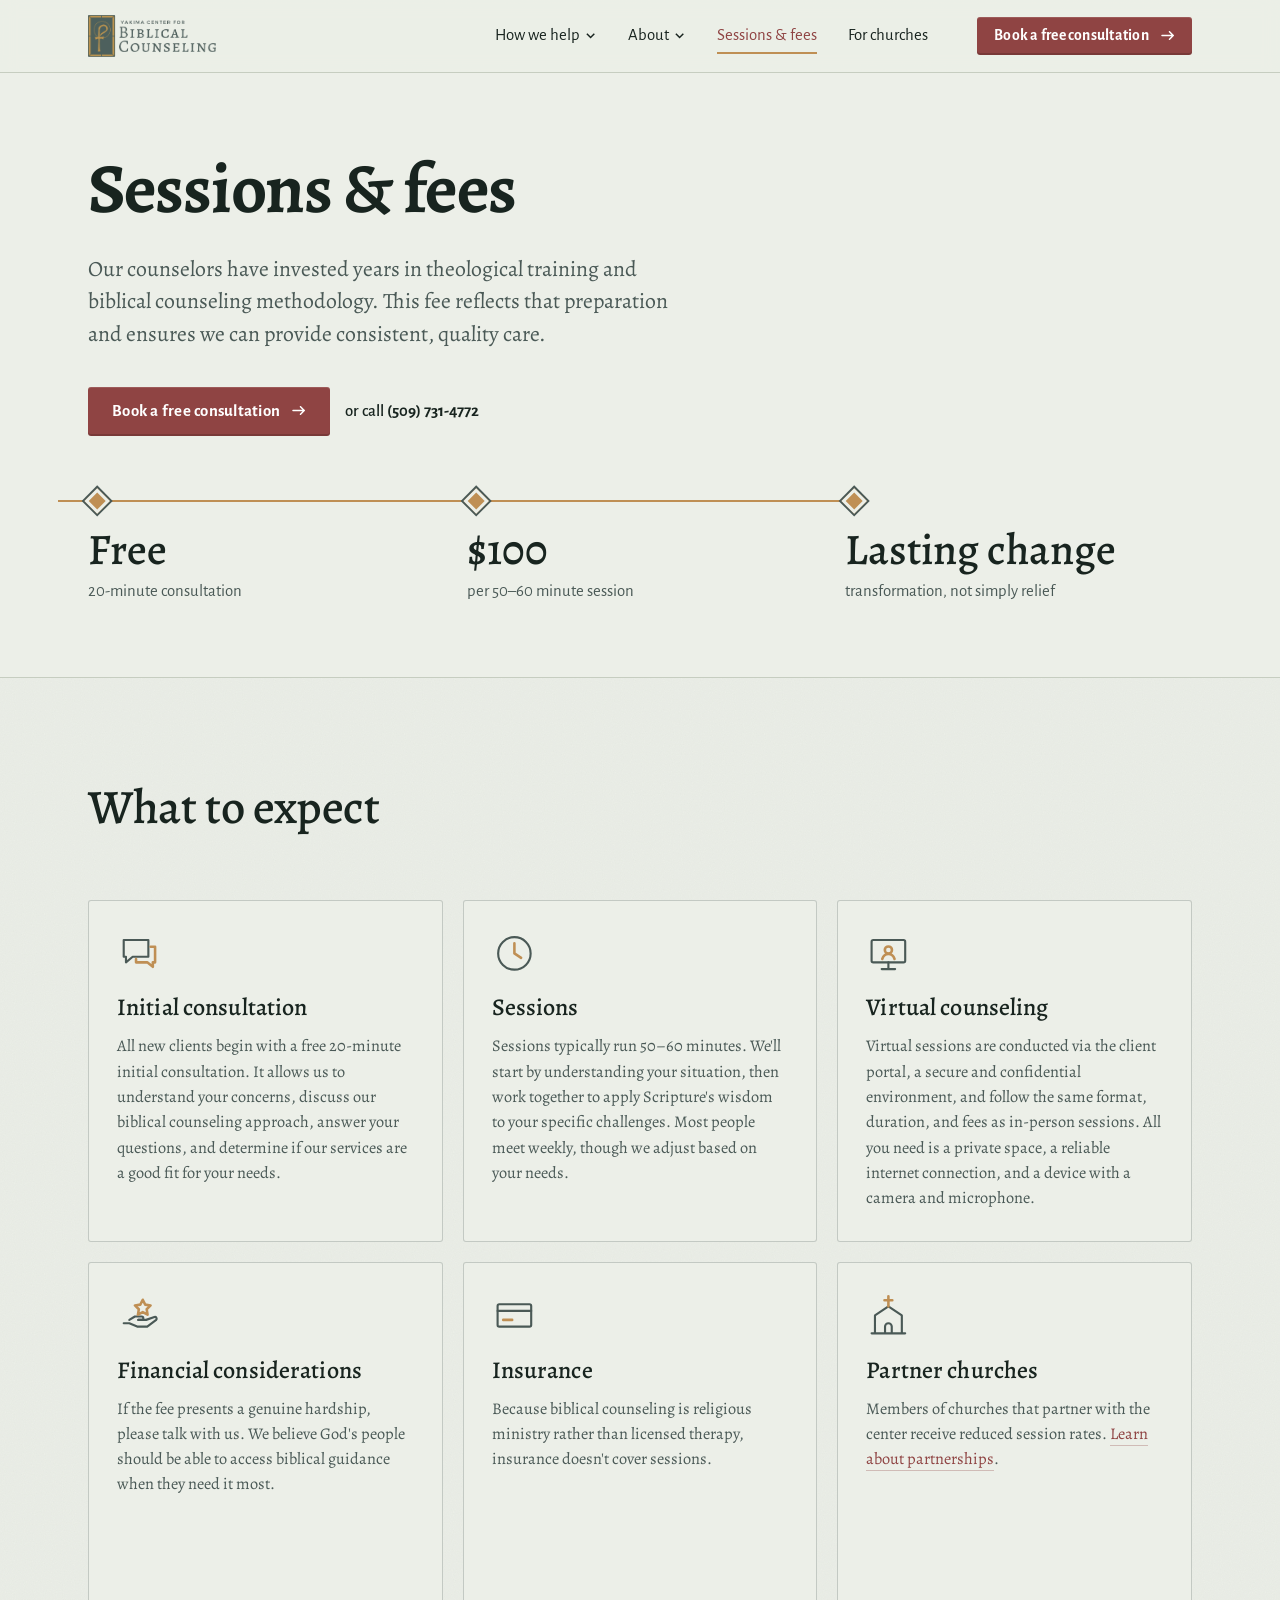
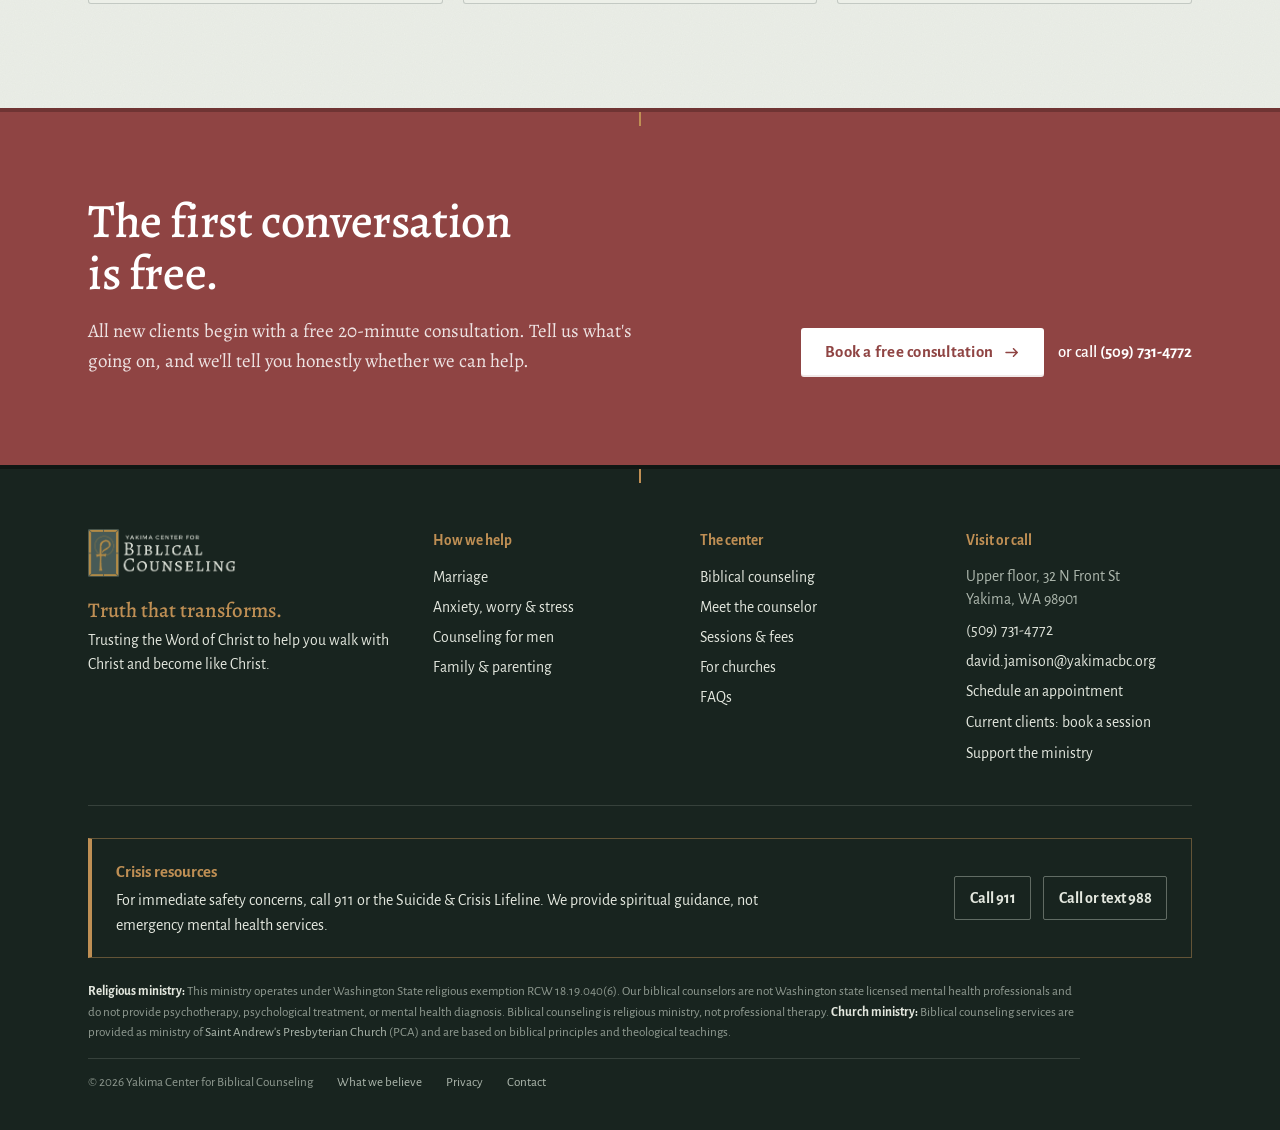
<file: fees.html>
<!DOCTYPE html>
<html lang="en" class="js seam-a">
<head>
<meta charset="utf-8">
<meta name="viewport" content="width=device-width, initial-scale=1">
<title>Sessions &amp; Fees | Biblical Counseling in Yakima | YCBC</title>
<meta name="description" content="Biblical counseling in Yakima: free 20-minute initial consultation, $100 per 50–60 minute session, in person or virtual. Reduced rates for partner churches.">
<link rel="canonical" href="https://yakimacbc.org/fees">
<meta property="og:title" content="Sessions &amp; Fees | Biblical Counseling in Yakima | YCBC">
<meta property="og:description" content="Biblical counseling in Yakima: free 20-minute initial consultation, $100 per 50–60 minute session, in person or virtual. Reduced rates for partner churches.">
<meta property="og:type" content="website">
<meta property="og:url" content="https://yakimacbc.org/fees">
<meta property="og:image" content="https://yakimacbc.org/assets/og.jpg">
<meta name="theme-color" content="#18241F">
<link rel="icon" type="image/png" href="assets/favicon.png">
<link rel="apple-touch-icon" href="assets/favicon.png">
<link rel="preload" href="assets/fonts/alegreya-latin-500-normal.woff2" as="font" type="font/woff2" crossorigin>
<link rel="stylesheet" href="assets/styles.css?v=7accb95d">

</head>
<body>
<a class="skip" href="#main">Skip to content</a>
<header class="site-header">
  <div class="wrap">
    <a class="brand" href="index.html"><img src="assets/logo.png" alt="Yakima Center for Biblical Counseling" width="1253" height="408"></a>
    <nav class="nav" aria-label="Main">
      <div class="drop"><button type="button" aria-expanded="false" aria-haspopup="true">How we help <svg viewBox="0 0 12 12" aria-hidden="true"><path d="M2 4l4 4 4-4" fill="none" stroke="currentColor" stroke-width="1.6"/></svg></button>
        <div class="menu mega">
          <div class="mega-grid"><a class="mini-item" href="marriage.html"><svg class="ic ic-marriage" viewBox="0 0 40 40" aria-hidden="true"><circle cx="15" cy="21" r="9" class="s"/><circle cx="25" cy="21" r="9" class="g"/></svg><span><b>Marriage</b><small>Conflict, distance, broken trust, and preparing well for marriage.</small></span></a><a class="mini-item" href="anxiety.html"><svg class="ic ic-anxiety" viewBox="0 0 40 40" aria-hidden="true"><path class="s" d="M4 30h32M9 35h22M20 8v5M9.4 13.4l3.2 3.2M30.6 13.4l-3.2 3.2M4 24h4.5M31.5 24H36"/><path class="g" d="M11 30a9 9 0 0118 0"/></svg><span><b>Anxiety, worry & stress</b><small>Fear, overwhelm, discouragement, and depression.</small></span></a><a class="mini-item" href="men.html"><svg class="ic ic-men" viewBox="0 0 40 40" aria-hidden="true"><path class="s" d="M20 4l13 5v9c0 9-5.5 15-13 18C12.5 33 7 27 7 18V9z"/><path class="g" d="M20 12v14M14.5 17.5h11"/></svg><span><b>Counseling for men</b><small>Pornography, anger, discipline, and leading a family.</small></span></a><a class="mini-item" href="family.html"><svg class="ic ic-family" viewBox="0 0 40 40" aria-hidden="true"><path class="s" d="M5 19L20 6l15 13M9 16v18h22V16"/><path class="g" d="M17 34v-9h6v9"/></svg><span><b>Family & parenting</b><small>Defiant kids, divided parents, and homes in conflict.</small></span></a></div>
          <div class="mega-foot"><span>Not sure where you fit? Every new client starts with a free 20-minute consultation.</span><a class="btn btn-primary btn-sm" href="https://book.carepatron.com/Yakima-Center-for-Biblical-Counseling/David?p=CPYr9o-GQtWvPU1mG8IbVg&s=7IHqQZRP" target="_blank" rel="noopener" data-goatcounter-click="book-consultation" data-goatcounter-title="Book a free consultation">Book a consultation</a></div>
        </div>
      </div>
      <div class="drop"><button type="button" aria-expanded="false" aria-haspopup="true">About <svg viewBox="0 0 12 12" aria-hidden="true"><path d="M2 4l4 4 4-4" fill="none" stroke="currentColor" stroke-width="1.6"/></svg></button>
        <div class="menu mini"><a class="mini-item" href="biblical-counseling.html"><svg class="ic ic-book" viewBox="0 0 40 40" aria-hidden="true"><path class="s" d="M20 11c-4-3-9-3-14-2v21c5-1 10-1 14 2 4-3 9-3 14-2V9c-5-1-10-1-14 2zM20 11v21"/><path class="g" d="M25 7.5v8l2.5-1.8 2.5 1.8v-8.6"/></svg><span><b>Biblical counseling</b><small>What it is, and how we approach it.</small></span></a><a class="mini-item" href="about.html"><svg class="ic ic-people" viewBox="0 0 40 40" aria-hidden="true"><circle class="s" cx="14" cy="13" r="5"/><path class="s" d="M5 33c0-6 4-10 9-10s9 4 9 10"/><circle class="g" cx="27" cy="15" r="4"/><path class="g" d="M24 23.5c1-.4 2-.5 3-.5 4.4 0 8 3.4 8 9"/></svg><span><b>Meet the counselor</b><small>David Jamison, director.</small></span></a><a class="mini-item" href="faq.html"><svg class="ic ic-chat" viewBox="0 0 40 40" aria-hidden="true"><path class="s" d="M6 8h22v15H14l-6 5v-5H6z"/><path class="g" d="M30 14h4v14h-2v4l-5-4H17v-3"/></svg><span><b>FAQs</b><small>Common questions, answered plainly.</small></span></a><a class="mini-item" href="contact.html"><svg class="ic ic-pin" viewBox="0 0 40 40" aria-hidden="true"><path class="s" d="M20 35s11-10.5 11-19a11 11 0 00-22 0c0 8.5 11 19 11 19z"/><circle class="g" cx="20" cy="16" r="4"/></svg><span><b>Contact</b><small>Phone, email, and our office.</small></span></a><a class="mini-item mini-client" href="https://book.carepatron.com/Yakima-Center-for-Biblical-Counseling/David?p=CPYr9o-GQtWvPU1mG8IbVg&s=7IHqQZRP" target="_blank" rel="noopener" data-goatcounter-click="client-booking" data-goatcounter-title="Current client booking"><svg class="ic ic-key" viewBox="0 0 40 40" aria-hidden="true"><circle class="s" cx="13" cy="20" r="7"/><path class="s" d="M20 20h15M30 20v5M35 20v4"/><circle class="g" cx="13" cy="20" r="2.5"/></svg><span><b>Current clients</b><small>Book your next session</small></span></a></div>
      </div>
      <a href="fees.html" aria-current="page">Sessions &amp; fees</a>
      <a href="churches.html">For churches</a>
    </nav>
    <a class="btn btn-primary" href="https://book.carepatron.com/Yakima-Center-for-Biblical-Counseling/David?p=CPYr9o-GQtWvPU1mG8IbVg&s=7IHqQZRP" target="_blank" rel="noopener" data-goatcounter-click="book-consultation" data-goatcounter-title="Book a free consultation">Book a free consultation</a>
    <button class="menu-toggle" type="button" aria-expanded="false" aria-label="Open menu"><svg viewBox="0 0 24 24" aria-hidden="true"><path d="M3 7h18M3 12h18M3 17h18" stroke="currentColor" stroke-width="1.8" fill="none" stroke-linecap="round"/></svg></button>
  </div>
</header>
<div class="mobile-nav" role="dialog" aria-modal="true" aria-label="Menu">
  <div class="top"><img src="assets/logo-light.png" alt=""><button class="close" type="button" aria-label="Close menu"><svg viewBox="0 0 24 24" aria-hidden="true"><path d="M5 5l14 14M19 5L5 19" stroke="currentColor" stroke-width="1.8" fill="none" stroke-linecap="round"/></svg></button></div>
  <div class="m-groups">
    <details class="m-group" open><summary class="m-label">How we help<svg viewBox="0 0 12 12" aria-hidden="true"><path d="M2 4l4 4 4-4" fill="none" stroke="currentColor" stroke-width="1.6"/></svg></summary><div class="m-body"><div class="m-in"><div class="m-list"><a class="m-item" href="marriage.html"><svg class="ic ic-marriage" viewBox="0 0 40 40" aria-hidden="true"><circle cx="15" cy="21" r="9" class="s"/><circle cx="25" cy="21" r="9" class="g"/></svg><span>Marriage</span><svg class="chev" viewBox="0 0 12 12" aria-hidden="true"><path d="M4 2l4 4-4 4" fill="none" stroke="currentColor" stroke-width="1.6"/></svg></a><a class="m-item" href="anxiety.html"><svg class="ic ic-anxiety" viewBox="0 0 40 40" aria-hidden="true"><path class="s" d="M4 30h32M9 35h22M20 8v5M9.4 13.4l3.2 3.2M30.6 13.4l-3.2 3.2M4 24h4.5M31.5 24H36"/><path class="g" d="M11 30a9 9 0 0118 0"/></svg><span>Anxiety, worry & stress</span><svg class="chev" viewBox="0 0 12 12" aria-hidden="true"><path d="M4 2l4 4-4 4" fill="none" stroke="currentColor" stroke-width="1.6"/></svg></a><a class="m-item" href="men.html"><svg class="ic ic-men" viewBox="0 0 40 40" aria-hidden="true"><path class="s" d="M20 4l13 5v9c0 9-5.5 15-13 18C12.5 33 7 27 7 18V9z"/><path class="g" d="M20 12v14M14.5 17.5h11"/></svg><span>Counseling for men</span><svg class="chev" viewBox="0 0 12 12" aria-hidden="true"><path d="M4 2l4 4-4 4" fill="none" stroke="currentColor" stroke-width="1.6"/></svg></a><a class="m-item" href="family.html"><svg class="ic ic-family" viewBox="0 0 40 40" aria-hidden="true"><path class="s" d="M5 19L20 6l15 13M9 16v18h22V16"/><path class="g" d="M17 34v-9h6v9"/></svg><span>Family & parenting</span><svg class="chev" viewBox="0 0 12 12" aria-hidden="true"><path d="M4 2l4 4-4 4" fill="none" stroke="currentColor" stroke-width="1.6"/></svg></a></div></div></div></details>
    <details class="m-group"><summary class="m-label">About<svg viewBox="0 0 12 12" aria-hidden="true"><path d="M2 4l4 4 4-4" fill="none" stroke="currentColor" stroke-width="1.6"/></svg></summary><div class="m-body"><div class="m-in"><div class="m-list"><a class="m-item" href="biblical-counseling.html"><svg class="ic ic-book" viewBox="0 0 40 40" aria-hidden="true"><path class="s" d="M20 11c-4-3-9-3-14-2v21c5-1 10-1 14 2 4-3 9-3 14-2V9c-5-1-10-1-14 2zM20 11v21"/><path class="g" d="M25 7.5v8l2.5-1.8 2.5 1.8v-8.6"/></svg><span>Biblical counseling</span><svg class="chev" viewBox="0 0 12 12" aria-hidden="true"><path d="M4 2l4 4-4 4" fill="none" stroke="currentColor" stroke-width="1.6"/></svg></a><a class="m-item" href="about.html"><svg class="ic ic-people" viewBox="0 0 40 40" aria-hidden="true"><circle class="s" cx="14" cy="13" r="5"/><path class="s" d="M5 33c0-6 4-10 9-10s9 4 9 10"/><circle class="g" cx="27" cy="15" r="4"/><path class="g" d="M24 23.5c1-.4 2-.5 3-.5 4.4 0 8 3.4 8 9"/></svg><span>Meet the counselor</span><svg class="chev" viewBox="0 0 12 12" aria-hidden="true"><path d="M4 2l4 4-4 4" fill="none" stroke="currentColor" stroke-width="1.6"/></svg></a><a class="m-item" href="faq.html"><svg class="ic ic-chat" viewBox="0 0 40 40" aria-hidden="true"><path class="s" d="M6 8h22v15H14l-6 5v-5H6z"/><path class="g" d="M30 14h4v14h-2v4l-5-4H17v-3"/></svg><span>FAQs</span><svg class="chev" viewBox="0 0 12 12" aria-hidden="true"><path d="M4 2l4 4-4 4" fill="none" stroke="currentColor" stroke-width="1.6"/></svg></a><a class="m-item" href="contact.html"><svg class="ic ic-pin" viewBox="0 0 40 40" aria-hidden="true"><path class="s" d="M20 35s11-10.5 11-19a11 11 0 00-22 0c0 8.5 11 19 11 19z"/><circle class="g" cx="20" cy="16" r="4"/></svg><span>Contact</span><svg class="chev" viewBox="0 0 12 12" aria-hidden="true"><path d="M4 2l4 4-4 4" fill="none" stroke="currentColor" stroke-width="1.6"/></svg></a></div></div></div></details>
    <details class="m-group"><summary class="m-label">Next steps<svg viewBox="0 0 12 12" aria-hidden="true"><path d="M2 4l4 4 4-4" fill="none" stroke="currentColor" stroke-width="1.6"/></svg></summary><div class="m-body"><div class="m-in">
      <div class="m-list"><a class="m-item" href="fees.html"><svg class="ic ic-card" viewBox="0 0 40 40" aria-hidden="true"><rect class="s" x="5" y="10" width="30" height="20" rx="1.5"/><path class="s" d="M5 16h30"/><path class="g" d="M10 24h8"/></svg><span>Sessions &amp; fees</span><svg class="chev" viewBox="0 0 12 12" aria-hidden="true"><path d="M4 2l4 4-4 4" fill="none" stroke="currentColor" stroke-width="1.6"/></svg></a>
      <a class="m-item" href="churches.html"><svg class="ic ic-church" viewBox="0 0 40 40" aria-hidden="true"><path class="s" d="M8 36V20l12-8 12 8v16M5 36h30M17 36v-6a3 3 0 016 0v6"/><path class="g" d="M20 3v9M16.5 6.5h7"/></svg><span>For pastors &amp; churches</span><svg class="chev" viewBox="0 0 12 12" aria-hidden="true"><path d="M4 2l4 4-4 4" fill="none" stroke="currentColor" stroke-width="1.6"/></svg></a></div>
    </div></div></details>
  </div>
  <div class="m-foot">
    <a class="btn btn-gold" href="https://book.carepatron.com/Yakima-Center-for-Biblical-Counseling/David?p=CPYr9o-GQtWvPU1mG8IbVg&s=7IHqQZRP" target="_blank" rel="noopener" data-goatcounter-click="book-consultation" data-goatcounter-title="Book a free consultation">Book a free consultation</a>
    <a class="m-tel" href="tel:+15097314772" data-goatcounter-click="call" data-goatcounter-title="Phone call">or call (509) 731-4772</a>
    <a class="m-client" href="https://book.carepatron.com/Yakima-Center-for-Biblical-Counseling/David?p=CPYr9o-GQtWvPU1mG8IbVg&s=7IHqQZRP" target="_blank" rel="noopener" data-goatcounter-click="client-booking" data-goatcounter-title="Current client booking"><svg class="ic ic-key" viewBox="0 0 40 40" aria-hidden="true"><circle class="s" cx="13" cy="20" r="7"/><path class="s" d="M20 20h15M30 20v5M35 20v4"/><circle class="g" cx="13" cy="20" r="2.5"/></svg><span>Current clients: book your next session</span></a>
    <p class="mob-tag">Trusting the Word of Christ to help you walk with Christ and become like Christ.</p>
  </div>
</div>
<main id="main">
<section class="page-hero ph-wide">
  <div class="wrap">
    <div class="ph-main">
    
    
    <h1>Sessions &amp; fees</h1>
    <p class="lede">Our counselors have invested years in theological training and biblical counseling methodology. This fee reflects that preparation and ensures we can provide consistent, quality care.</p>
    <div class="actions"><a class="btn btn-primary" href="https://book.carepatron.com/Yakima-Center-for-Biblical-Counseling/David?p=CPYr9o-GQtWvPU1mG8IbVg&s=7IHqQZRP" target="_blank" rel="noopener" data-goatcounter-click="book-consultation" data-goatcounter-title="Book a free consultation">Book a free consultation</a><a class="tel" href="tel:+15097314772" data-goatcounter-click="call" data-goatcounter-title="Phone call">or call <b>(509) 731-4772</b></a></div>
    </div>
    
  </div>
  <div class="path-graphic" aria-label="How counseling begins"><div class="wrap"><div class="path-line"><span></span></div><ol><li style="--i:0"><span class="dot"></span><b>Free</b><small>20-minute consultation</small></li><li style="--i:1"><span class="dot"></span><b>$100</b><small>per 50–60 minute session</small></li><li style="--i:2"><span class="dot"></span><b>Lasting change</b><small>transformation, not simply relief</small></li></ol></div></div>
</section><section class="section">
  <div class="wrap">
    <div class="section-head"><h2>What to expect</h2></div>
    <div class="dist-grid swipe even"><article class="dist"><svg class="ic ic-chat" viewBox="0 0 40 40" aria-hidden="true"><path class="s" d="M6 8h22v15H14l-6 5v-5H6z"/><path class="g" d="M30 14h4v14h-2v4l-5-4H17v-3"/></svg><h3>Initial consultation</h3><p>All new clients begin with a free 20-minute initial consultation. It allows us to understand your concerns, discuss our biblical counseling approach, answer your questions, and determine if our services are a good fit for your needs.</p></article><article class="dist"><svg class="ic ic-clock" viewBox="0 0 40 40" aria-hidden="true"><circle class="s" cx="20" cy="20" r="14.5"/><path class="g" d="M20 11v9l6 4"/></svg><h3>Sessions</h3><p>Sessions typically run 50–60 minutes. We'll start by understanding your situation, then work together to apply Scripture's wisdom to your specific challenges. Most people meet weekly, though we adjust based on your needs.</p></article><article class="dist"><svg class="ic ic-screen" viewBox="0 0 40 40" aria-hidden="true"><rect class="s" x="5" y="8" width="30" height="20" rx="1.5"/><path class="s" d="M14 34h12M20 28v6"/><circle class="g" cx="20" cy="17" r="3.2"/><path class="g" d="M14.5 25c1-3 3-4.4 5.5-4.4s4.5 1.4 5.5 4.4"/></svg><h3>Virtual counseling</h3><p>Virtual sessions are conducted via the client portal, a secure and confidential environment, and follow the same format, duration, and fees as in-person sessions. All you need is a private space, a reliable internet connection, and a device with a camera and microphone.</p></article><article class="dist"><svg class="ic ic-hand" viewBox="0 0 40 40" aria-hidden="true"><path class="s" d="M6 27h5l7 3h9l8-6c1-1 0-3-1.6-2.6L26 24h-7"/><path class="s" d="M11 24l5-3h6c2 0 2 3 0 3h-3"/><path class="g" d="M23 6l2.2 4.4 4.8.7-3.5 3.4.8 4.8-4.3-2.3-4.3 2.3.8-4.8-3.5-3.4 4.8-.7z"/></svg><h3>Financial considerations</h3><p>If the fee presents a genuine hardship, please talk with us. We believe God's people should be able to access biblical guidance when they need it most.</p></article><article class="dist"><svg class="ic ic-card" viewBox="0 0 40 40" aria-hidden="true"><rect class="s" x="5" y="10" width="30" height="20" rx="1.5"/><path class="s" d="M5 16h30"/><path class="g" d="M10 24h8"/></svg><h3>Insurance</h3><p>Because biblical counseling is religious ministry rather than licensed therapy, insurance doesn't cover sessions.</p></article><article class="dist"><svg class="ic ic-church" viewBox="0 0 40 40" aria-hidden="true"><path class="s" d="M8 36V20l12-8 12 8v16M5 36h30M17 36v-6a3 3 0 016 0v6"/><path class="g" d="M20 3v9M16.5 6.5h7"/></svg><h3>Partner churches</h3><p>Members of churches that partner with the center receive reduced session rates. <a href='churches.html'>Learn about partnerships</a>.</p></article></div>
  </div>
</section><section class="cta-band">
  <div class="wrap">
    <div><h2>The first conversation is free.</h2><p>All new clients begin with a free 20-minute consultation. Tell us what's going on, and we'll tell you honestly whether we can help.</p></div>
    <div class="actions"><a class="btn btn-light" href="https://book.carepatron.com/Yakima-Center-for-Biblical-Counseling/David?p=CPYr9o-GQtWvPU1mG8IbVg&s=7IHqQZRP" target="_blank" rel="noopener" data-goatcounter-click="book-consultation" data-goatcounter-title="Book a free consultation">Book a free consultation</a><a class="tel" href="tel:+15097314772" data-goatcounter-click="call" data-goatcounter-title="Phone call">or call <b>(509) 731-4772</b></a></div>
  </div>
</section>
</main>
<footer class="site-footer">
  <div class="wrap">
    <div class="foot-grid">
      <div class="foot-brand">
        <img src="assets/logo-light.png" alt="Yakima Center for Biblical Counseling" width="1253" height="408">
        <p class="foot-tag"><b>Truth that transforms.</b>Trusting the Word of Christ to help you walk with Christ and become like Christ.</p>
      </div>
      <div>
        <h4>How we help</h4>
        <ul><li><a href="marriage.html">Marriage</a></li><li><a href="anxiety.html">Anxiety, worry & stress</a></li><li><a href="men.html">Counseling for men</a></li><li><a href="family.html">Family & parenting</a></li></ul>
      </div>
      <div>
        <h4>The center</h4>
        <ul><li><a href="biblical-counseling.html">Biblical counseling</a></li><li><a href="about.html">Meet the counselor</a></li><li><a href="fees.html">Sessions &amp; fees</a></li><li><a href="churches.html">For churches</a></li><li><a href="faq.html">FAQs</a></li></ul>
      </div>
      <div>
        <h4>Visit or call</h4>
        <ul class="foot-contact"><li>Upper floor, 32 N Front St<br>Yakima, WA 98901</li><li><a href="tel:+15097314772" data-goatcounter-click="call" data-goatcounter-title="Phone call">(509) 731-4772</a></li><li><a href="mailto:david.jamison@yakimacbc.org">david.jamison@yakimacbc.org</a></li><li><a href="https://book.carepatron.com/Yakima-Center-for-Biblical-Counseling/David?p=CPYr9o-GQtWvPU1mG8IbVg&s=7IHqQZRP" target="_blank" rel="noopener" data-goatcounter-click="book-consultation" data-goatcounter-title="Book a free consultation">Schedule an appointment</a></li><li><a href="https://book.carepatron.com/Yakima-Center-for-Biblical-Counseling/David?p=CPYr9o-GQtWvPU1mG8IbVg&s=7IHqQZRP" target="_blank" rel="noopener" data-goatcounter-click="client-booking" data-goatcounter-title="Current client booking">Current clients: book a session</a></li><li><a href="https://standrewsyakima.churchcenter.com/giving/to/biblical-counseling-center">Support the ministry</a></li></ul>
      </div>
    </div>
    <div class="crisis-bar">
      <p><strong>Crisis resources</strong>For immediate safety concerns, call 911 or the Suicide &amp; Crisis Lifeline. We provide spiritual guidance, not emergency mental health services.</p>
      <div class="crisis-links"><a href="tel:911">Call 911</a><a href="tel:988">Call or text 988</a></div>
    </div>
    <div class="legal">
      <p><b>Religious ministry:</b> This ministry operates under Washington State religious exemption RCW 18.19.040(6). Our biblical counselors are not Washington state licensed mental health professionals and do not provide psychotherapy, psychological treatment, or mental health diagnosis. Biblical counseling is religious ministry, not professional therapy. <b>Church ministry:</b> Biblical counseling services are provided as ministry of <a href="https://www.saintandrewsyakima.org/">Saint Andrew's Presbyterian Church</a> (PCA) and are based on biblical principles and theological teachings.</p>
      <p class="copy"><span>© 2026 Yakima Center for Biblical Counseling</span><a href="beliefs.html">What we believe</a><a href="privacy.html">Privacy</a><a href="contact.html">Contact</a></p>
    </div>
  </div>
</footer>
<div class="mobile-bar" aria-label="Quick actions">
  <a class="call" href="tel:+15097314772" data-goatcounter-click="call" data-goatcounter-title="Phone call"><svg viewBox="0 0 24 24" aria-hidden="true"><path d="M6.6 10.8a15.1 15.1 0 006.6 6.6l2.2-2.2a1 1 0 011-.25 11.4 11.4 0 003.6.57 1 1 0 011 1V20a1 1 0 01-1 1A17 17 0 013 4a1 1 0 011-1h3.5a1 1 0 011 1c0 1.25.2 2.45.57 3.57a1 1 0 01-.25 1z" fill="currentColor"/></svg><span>Call</span></a>
  <a class="book" href="https://book.carepatron.com/Yakima-Center-for-Biblical-Counseling/David?p=CPYr9o-GQtWvPU1mG8IbVg&s=7IHqQZRP" target="_blank" rel="noopener" data-goatcounter-click="book-consultation" data-goatcounter-title="Book a free consultation">Book a free consultation</a>
</div>
<script src="assets/site.js?v=7accb95d"></script>
<script data-goatcounter="https://yakimacbc.goatcounter.com/count" async src="https://gc.zgo.at/count.js"></script>
</body>
</html>
</file>
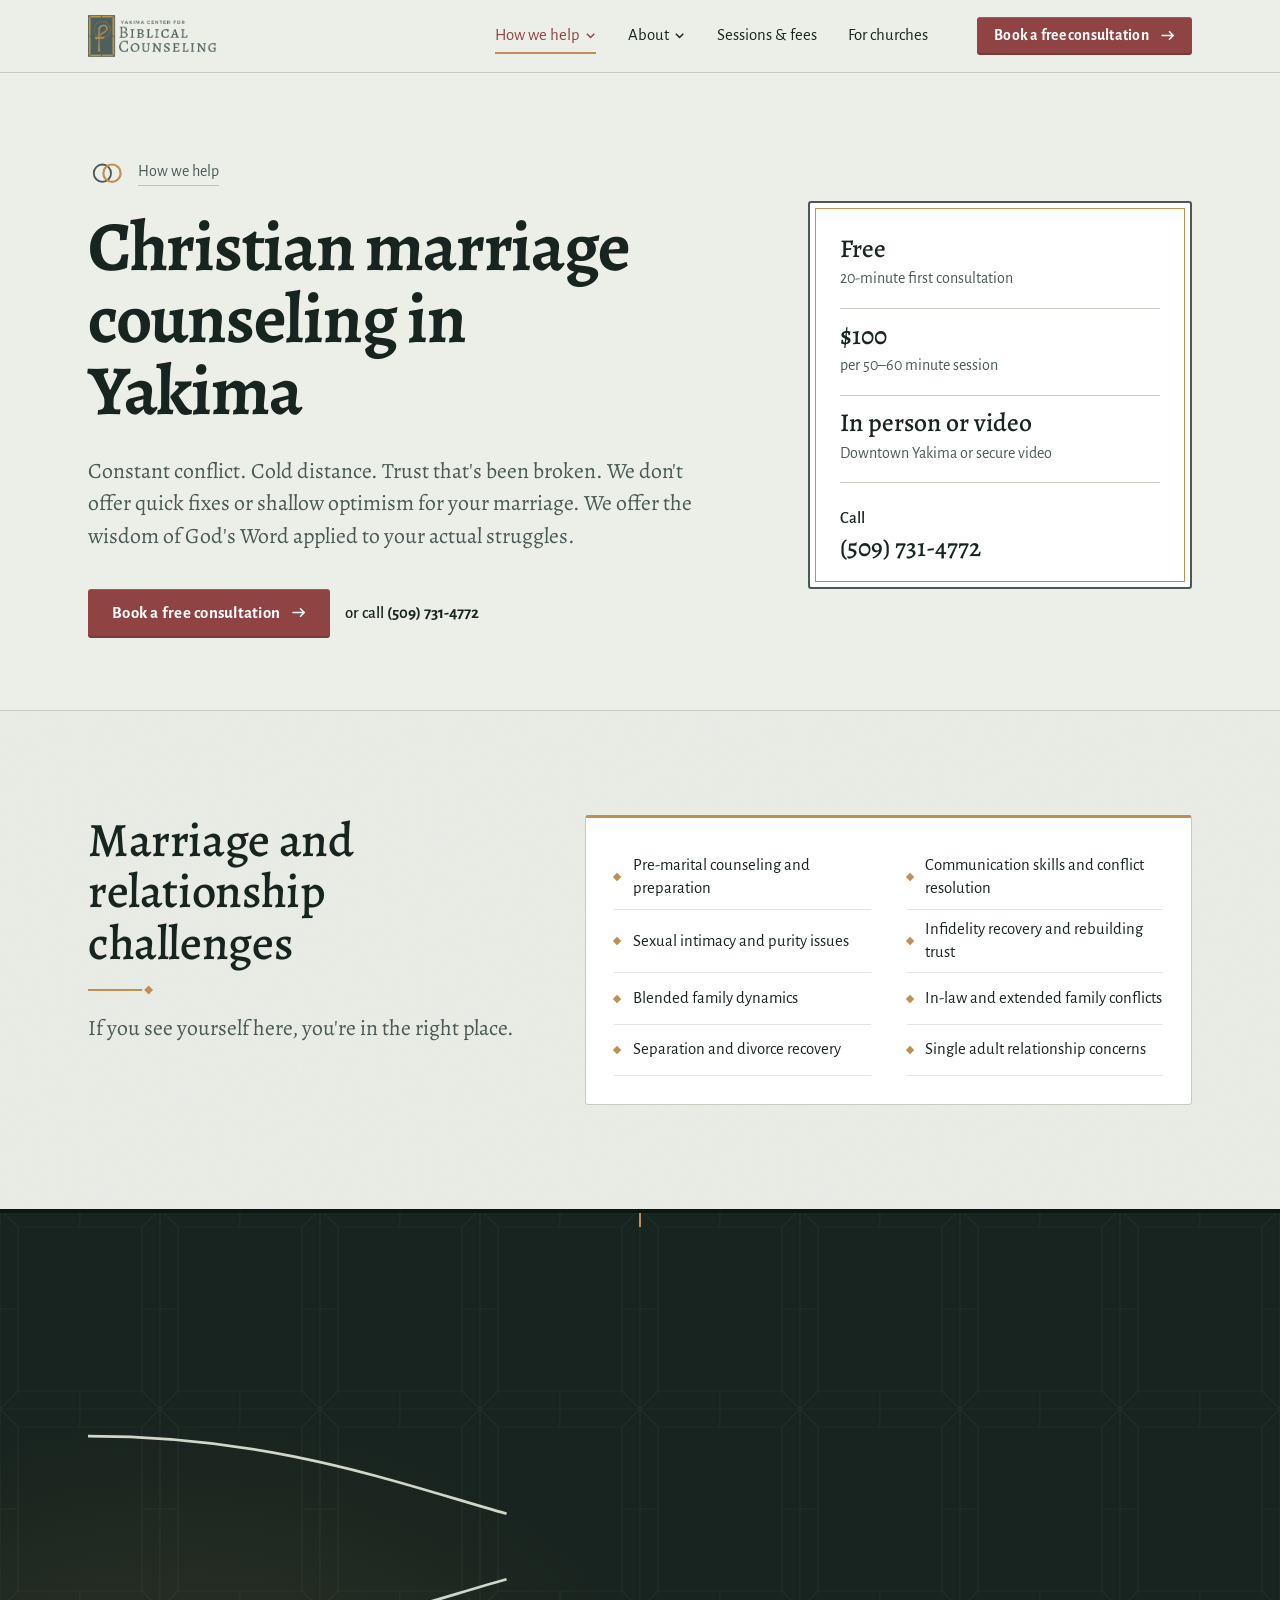
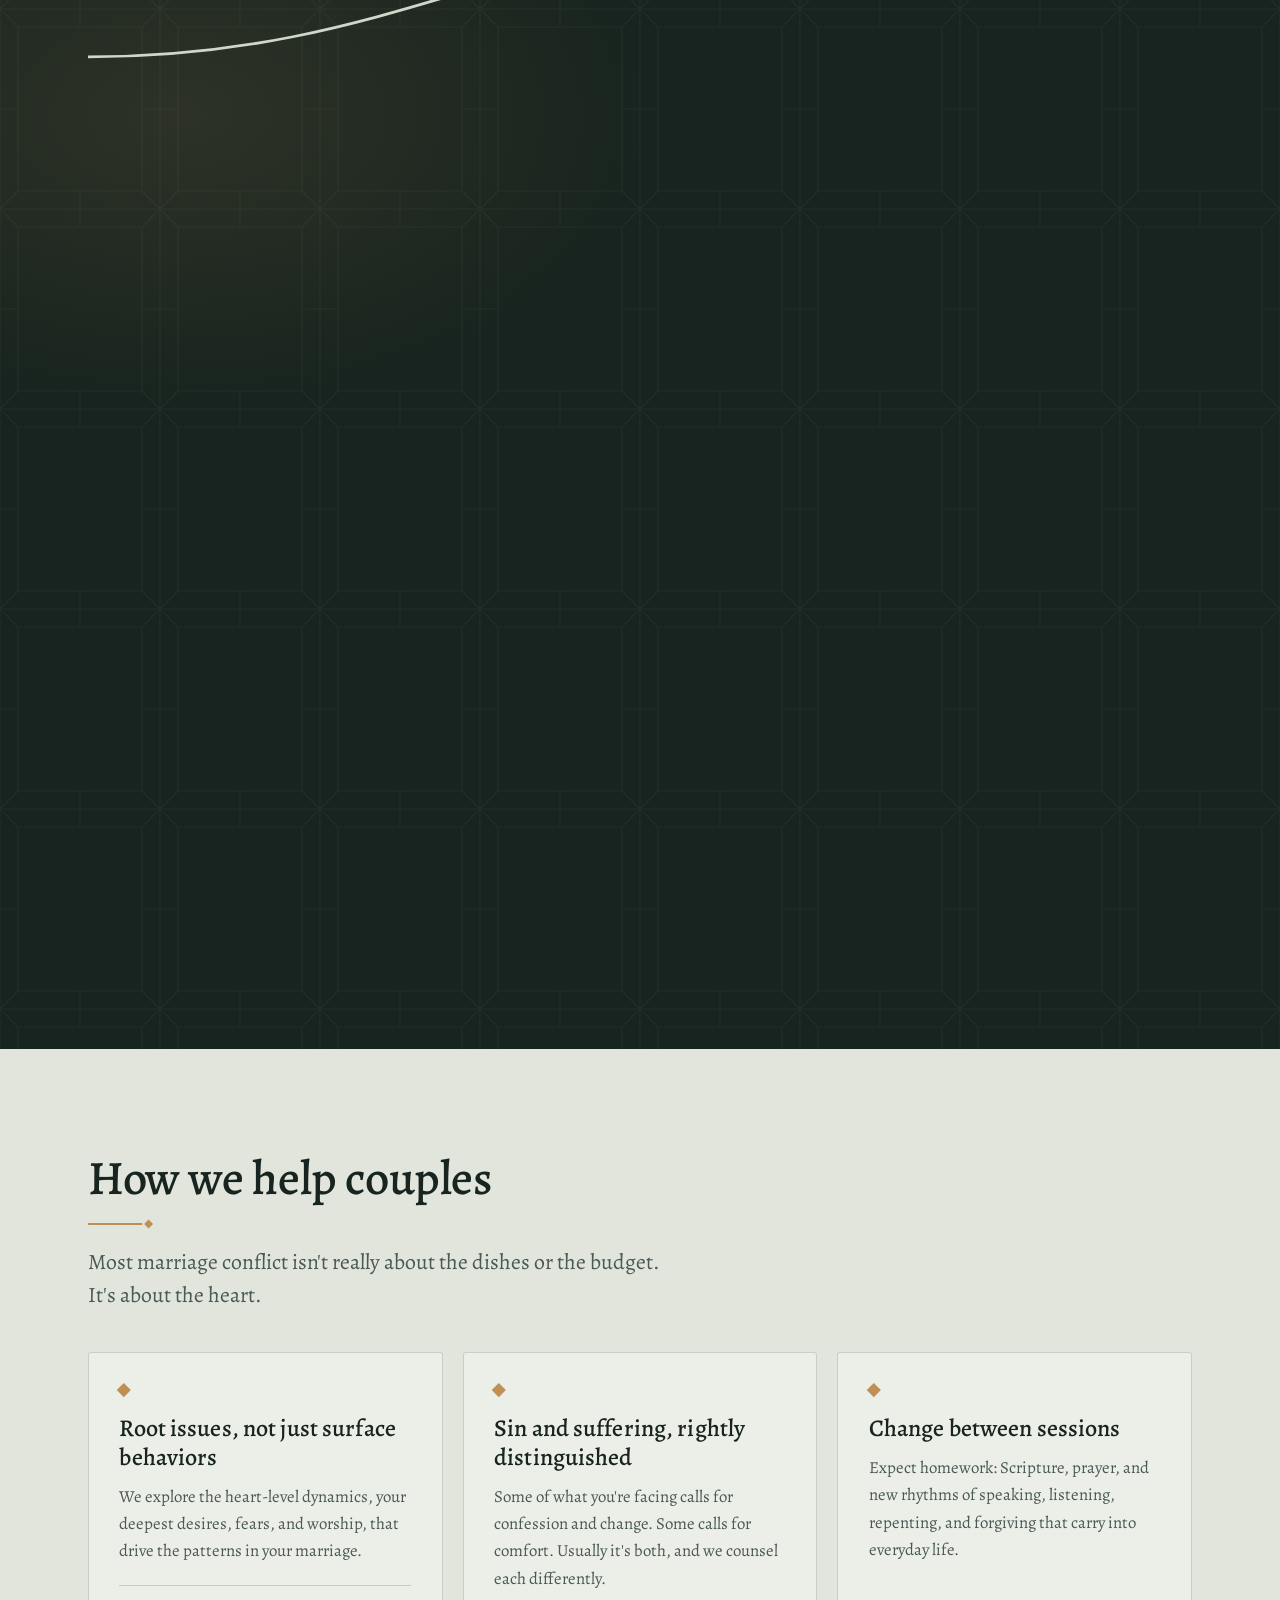
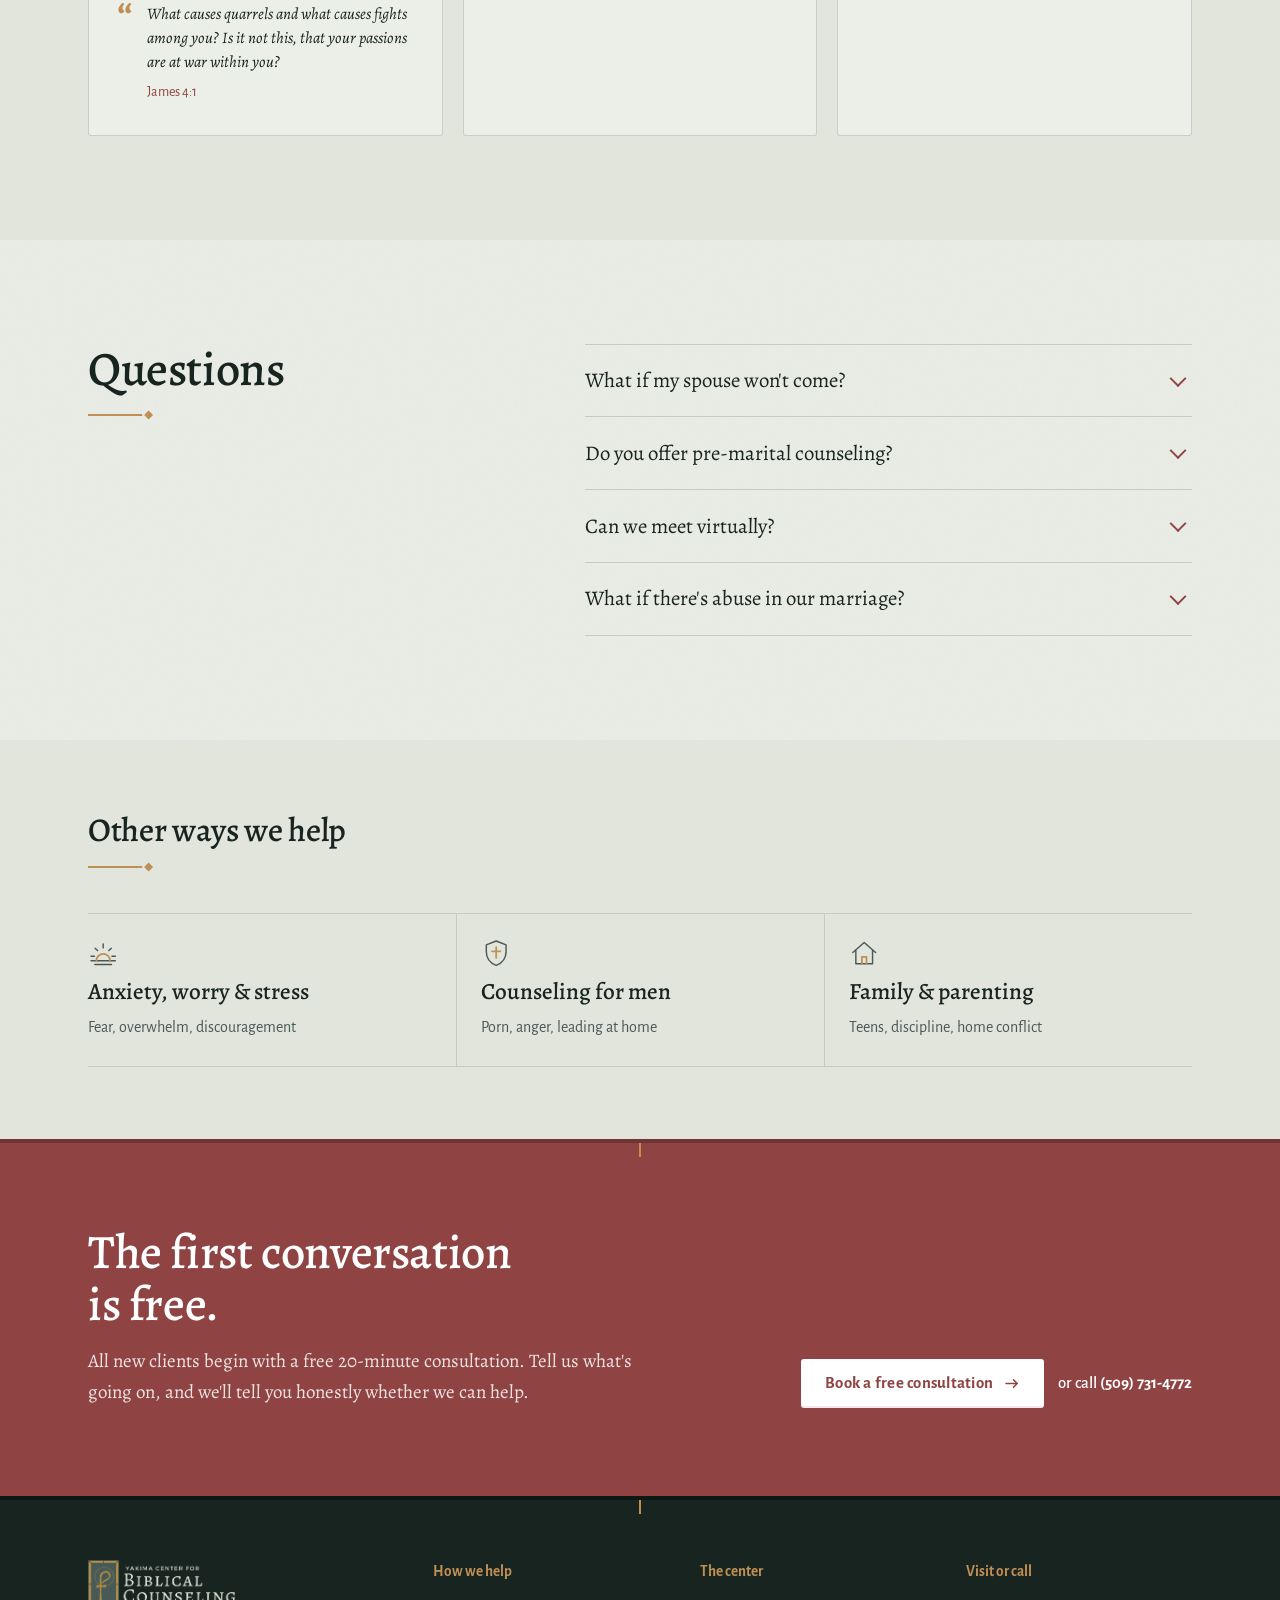
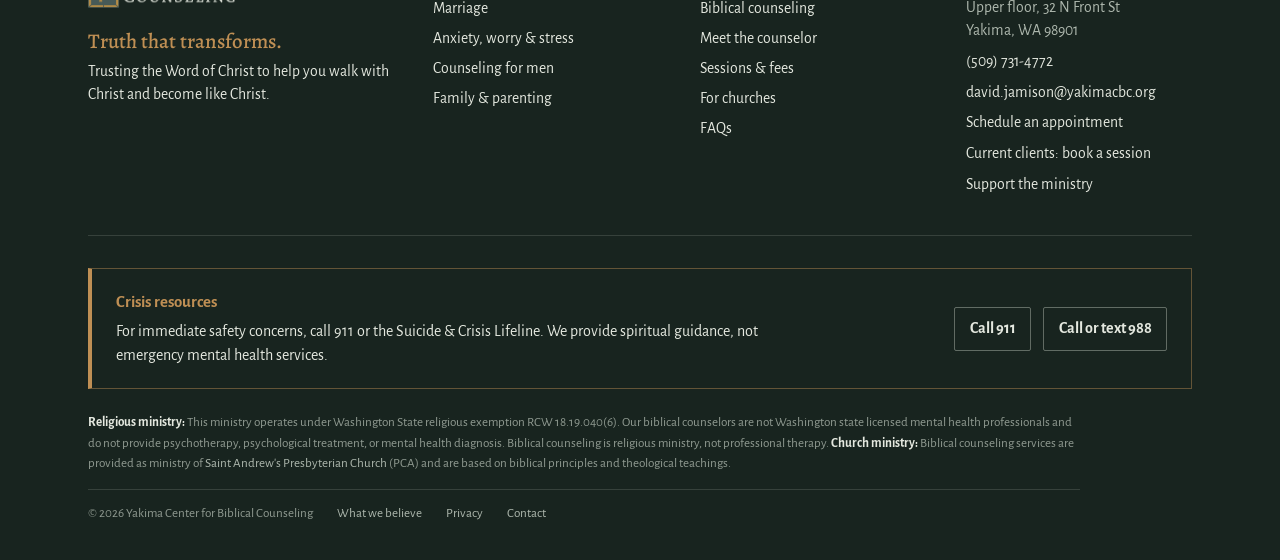
<file: marriage.html>
<!DOCTYPE html>
<html lang="en" class="js seam-a">
<head>
<meta charset="utf-8">
<meta name="viewport" content="width=device-width, initial-scale=1">
<title>Christian Marriage Counseling in Yakima, WA | YCBC</title>
<meta name="description" content="Biblical marriage counseling in Yakima for couples facing conflict, broken trust, or distance, and pre-marital counseling. Free 20-minute initial consultation.">
<link rel="canonical" href="https://yakimacbc.org/marriage">
<meta property="og:title" content="Christian Marriage Counseling in Yakima, WA | YCBC">
<meta property="og:description" content="Biblical marriage counseling in Yakima for couples facing conflict, broken trust, or distance, and pre-marital counseling. Free 20-minute initial consultation.">
<meta property="og:type" content="website">
<meta property="og:url" content="https://yakimacbc.org/marriage">
<meta property="og:image" content="https://yakimacbc.org/assets/og.jpg">
<meta name="theme-color" content="#18241F">
<link rel="icon" type="image/png" href="assets/favicon.png">
<link rel="apple-touch-icon" href="assets/favicon.png">
<link rel="preload" href="assets/fonts/alegreya-latin-500-normal.woff2" as="font" type="font/woff2" crossorigin>
<link rel="stylesheet" href="assets/styles.css?v=7accb95d">
<script type="application/ld+json">{"@context": "https://schema.org", "@type": "FAQPage", "mainEntity": [{"@type": "Question", "name": "What if my spouse won't come?", "acceptedAnswer": {"@type": "Answer", "text": "Come anyway. God often begins changing a marriage by changing one person. You'll learn to love your spouse faithfully whether or not they join you, and many reluctant spouses come later."}}, {"@type": "Question", "name": "Do you offer pre-marital counseling?", "acceptedAnswer": {"@type": "Answer", "text": "Yes. We work through expectations, communication, conflict, finances, intimacy, and what Scripture says marriage is for, so you build on the right foundation from the start."}}, {"@type": "Question", "name": "Can we meet virtually?", "acceptedAnswer": {"@type": "Answer", "text": "Yes. Virtual sessions are conducted via the secure client portal and follow the same format, duration, and fees as in-person sessions."}}, {"@type": "Question", "name": "What if there's abuse in our marriage?", "acceptedAnswer": {"@type": "Answer", "text": "Tell us right away. Safety comes first. Joint counseling isn't appropriate where there is abuse, and we'll help you find the right protection and support, including your church's leaders and, where needed, the authorities."}}]}</script><script type="application/ld+json">{"@context": "https://schema.org", "@graph": [{"@type": "Service", "name": "Christian marriage counseling", "serviceType": "Biblical counseling", "description": "Biblical marriage counseling in Yakima for couples facing conflict, broken trust, or distance, and pre-marital counseling.", "url": "https://yakimacbc.org/marriage", "provider": {"@id": "https://yakimacbc.org/#center"}, "areaServed": "Yakima, WA", "offers": {"@type": "Offer", "price": "100", "priceCurrency": "USD", "description": "Per 50\u201360 minute session; initial 20-minute consultation free"}}, {"@type": "BreadcrumbList", "itemListElement": [{"@type": "ListItem", "position": 1, "name": "Home", "item": "https://yakimacbc.org/"}, {"@type": "ListItem", "position": 2, "name": "Christian marriage counseling", "item": "https://yakimacbc.org/marriage"}]}]}</script>
</head>
<body>
<a class="skip" href="#main">Skip to content</a>
<header class="site-header">
  <div class="wrap">
    <a class="brand" href="index.html"><img src="assets/logo.png" alt="Yakima Center for Biblical Counseling" width="1253" height="408"></a>
    <nav class="nav" aria-label="Main">
      <div class="drop"><button type="button" aria-expanded="false" aria-haspopup="true" class="is-current">How we help <svg viewBox="0 0 12 12" aria-hidden="true"><path d="M2 4l4 4 4-4" fill="none" stroke="currentColor" stroke-width="1.6"/></svg></button>
        <div class="menu mega">
          <div class="mega-grid"><a class="mini-item" href="marriage.html" aria-current="page"><svg class="ic ic-marriage" viewBox="0 0 40 40" aria-hidden="true"><circle cx="15" cy="21" r="9" class="s"/><circle cx="25" cy="21" r="9" class="g"/></svg><span><b>Marriage</b><small>Conflict, distance, broken trust, and preparing well for marriage.</small></span></a><a class="mini-item" href="anxiety.html"><svg class="ic ic-anxiety" viewBox="0 0 40 40" aria-hidden="true"><path class="s" d="M4 30h32M9 35h22M20 8v5M9.4 13.4l3.2 3.2M30.6 13.4l-3.2 3.2M4 24h4.5M31.5 24H36"/><path class="g" d="M11 30a9 9 0 0118 0"/></svg><span><b>Anxiety, worry & stress</b><small>Fear, overwhelm, discouragement, and depression.</small></span></a><a class="mini-item" href="men.html"><svg class="ic ic-men" viewBox="0 0 40 40" aria-hidden="true"><path class="s" d="M20 4l13 5v9c0 9-5.5 15-13 18C12.5 33 7 27 7 18V9z"/><path class="g" d="M20 12v14M14.5 17.5h11"/></svg><span><b>Counseling for men</b><small>Pornography, anger, discipline, and leading a family.</small></span></a><a class="mini-item" href="family.html"><svg class="ic ic-family" viewBox="0 0 40 40" aria-hidden="true"><path class="s" d="M5 19L20 6l15 13M9 16v18h22V16"/><path class="g" d="M17 34v-9h6v9"/></svg><span><b>Family & parenting</b><small>Defiant kids, divided parents, and homes in conflict.</small></span></a></div>
          <div class="mega-foot"><span>Not sure where you fit? Every new client starts with a free 20-minute consultation.</span><a class="btn btn-primary btn-sm" href="https://book.carepatron.com/Yakima-Center-for-Biblical-Counseling/David?p=CPYr9o-GQtWvPU1mG8IbVg&s=7IHqQZRP" target="_blank" rel="noopener" data-goatcounter-click="book-consultation" data-goatcounter-title="Book a free consultation">Book a consultation</a></div>
        </div>
      </div>
      <div class="drop"><button type="button" aria-expanded="false" aria-haspopup="true">About <svg viewBox="0 0 12 12" aria-hidden="true"><path d="M2 4l4 4 4-4" fill="none" stroke="currentColor" stroke-width="1.6"/></svg></button>
        <div class="menu mini"><a class="mini-item" href="biblical-counseling.html"><svg class="ic ic-book" viewBox="0 0 40 40" aria-hidden="true"><path class="s" d="M20 11c-4-3-9-3-14-2v21c5-1 10-1 14 2 4-3 9-3 14-2V9c-5-1-10-1-14 2zM20 11v21"/><path class="g" d="M25 7.5v8l2.5-1.8 2.5 1.8v-8.6"/></svg><span><b>Biblical counseling</b><small>What it is, and how we approach it.</small></span></a><a class="mini-item" href="about.html"><svg class="ic ic-people" viewBox="0 0 40 40" aria-hidden="true"><circle class="s" cx="14" cy="13" r="5"/><path class="s" d="M5 33c0-6 4-10 9-10s9 4 9 10"/><circle class="g" cx="27" cy="15" r="4"/><path class="g" d="M24 23.5c1-.4 2-.5 3-.5 4.4 0 8 3.4 8 9"/></svg><span><b>Meet the counselor</b><small>David Jamison, director.</small></span></a><a class="mini-item" href="faq.html"><svg class="ic ic-chat" viewBox="0 0 40 40" aria-hidden="true"><path class="s" d="M6 8h22v15H14l-6 5v-5H6z"/><path class="g" d="M30 14h4v14h-2v4l-5-4H17v-3"/></svg><span><b>FAQs</b><small>Common questions, answered plainly.</small></span></a><a class="mini-item" href="contact.html"><svg class="ic ic-pin" viewBox="0 0 40 40" aria-hidden="true"><path class="s" d="M20 35s11-10.5 11-19a11 11 0 00-22 0c0 8.5 11 19 11 19z"/><circle class="g" cx="20" cy="16" r="4"/></svg><span><b>Contact</b><small>Phone, email, and our office.</small></span></a><a class="mini-item mini-client" href="https://book.carepatron.com/Yakima-Center-for-Biblical-Counseling/David?p=CPYr9o-GQtWvPU1mG8IbVg&s=7IHqQZRP" target="_blank" rel="noopener" data-goatcounter-click="client-booking" data-goatcounter-title="Current client booking"><svg class="ic ic-key" viewBox="0 0 40 40" aria-hidden="true"><circle class="s" cx="13" cy="20" r="7"/><path class="s" d="M20 20h15M30 20v5M35 20v4"/><circle class="g" cx="13" cy="20" r="2.5"/></svg><span><b>Current clients</b><small>Book your next session</small></span></a></div>
      </div>
      <a href="fees.html">Sessions &amp; fees</a>
      <a href="churches.html">For churches</a>
    </nav>
    <a class="btn btn-primary" href="https://book.carepatron.com/Yakima-Center-for-Biblical-Counseling/David?p=CPYr9o-GQtWvPU1mG8IbVg&s=7IHqQZRP" target="_blank" rel="noopener" data-goatcounter-click="book-consultation" data-goatcounter-title="Book a free consultation">Book a free consultation</a>
    <button class="menu-toggle" type="button" aria-expanded="false" aria-label="Open menu"><svg viewBox="0 0 24 24" aria-hidden="true"><path d="M3 7h18M3 12h18M3 17h18" stroke="currentColor" stroke-width="1.8" fill="none" stroke-linecap="round"/></svg></button>
  </div>
</header>
<div class="mobile-nav" role="dialog" aria-modal="true" aria-label="Menu">
  <div class="top"><img src="assets/logo-light.png" alt=""><button class="close" type="button" aria-label="Close menu"><svg viewBox="0 0 24 24" aria-hidden="true"><path d="M5 5l14 14M19 5L5 19" stroke="currentColor" stroke-width="1.8" fill="none" stroke-linecap="round"/></svg></button></div>
  <div class="m-groups">
    <details class="m-group" open><summary class="m-label">How we help<svg viewBox="0 0 12 12" aria-hidden="true"><path d="M2 4l4 4 4-4" fill="none" stroke="currentColor" stroke-width="1.6"/></svg></summary><div class="m-body"><div class="m-in"><div class="m-list"><a class="m-item" href="marriage.html"><svg class="ic ic-marriage" viewBox="0 0 40 40" aria-hidden="true"><circle cx="15" cy="21" r="9" class="s"/><circle cx="25" cy="21" r="9" class="g"/></svg><span>Marriage</span><svg class="chev" viewBox="0 0 12 12" aria-hidden="true"><path d="M4 2l4 4-4 4" fill="none" stroke="currentColor" stroke-width="1.6"/></svg></a><a class="m-item" href="anxiety.html"><svg class="ic ic-anxiety" viewBox="0 0 40 40" aria-hidden="true"><path class="s" d="M4 30h32M9 35h22M20 8v5M9.4 13.4l3.2 3.2M30.6 13.4l-3.2 3.2M4 24h4.5M31.5 24H36"/><path class="g" d="M11 30a9 9 0 0118 0"/></svg><span>Anxiety, worry & stress</span><svg class="chev" viewBox="0 0 12 12" aria-hidden="true"><path d="M4 2l4 4-4 4" fill="none" stroke="currentColor" stroke-width="1.6"/></svg></a><a class="m-item" href="men.html"><svg class="ic ic-men" viewBox="0 0 40 40" aria-hidden="true"><path class="s" d="M20 4l13 5v9c0 9-5.5 15-13 18C12.5 33 7 27 7 18V9z"/><path class="g" d="M20 12v14M14.5 17.5h11"/></svg><span>Counseling for men</span><svg class="chev" viewBox="0 0 12 12" aria-hidden="true"><path d="M4 2l4 4-4 4" fill="none" stroke="currentColor" stroke-width="1.6"/></svg></a><a class="m-item" href="family.html"><svg class="ic ic-family" viewBox="0 0 40 40" aria-hidden="true"><path class="s" d="M5 19L20 6l15 13M9 16v18h22V16"/><path class="g" d="M17 34v-9h6v9"/></svg><span>Family & parenting</span><svg class="chev" viewBox="0 0 12 12" aria-hidden="true"><path d="M4 2l4 4-4 4" fill="none" stroke="currentColor" stroke-width="1.6"/></svg></a></div></div></div></details>
    <details class="m-group"><summary class="m-label">About<svg viewBox="0 0 12 12" aria-hidden="true"><path d="M2 4l4 4 4-4" fill="none" stroke="currentColor" stroke-width="1.6"/></svg></summary><div class="m-body"><div class="m-in"><div class="m-list"><a class="m-item" href="biblical-counseling.html"><svg class="ic ic-book" viewBox="0 0 40 40" aria-hidden="true"><path class="s" d="M20 11c-4-3-9-3-14-2v21c5-1 10-1 14 2 4-3 9-3 14-2V9c-5-1-10-1-14 2zM20 11v21"/><path class="g" d="M25 7.5v8l2.5-1.8 2.5 1.8v-8.6"/></svg><span>Biblical counseling</span><svg class="chev" viewBox="0 0 12 12" aria-hidden="true"><path d="M4 2l4 4-4 4" fill="none" stroke="currentColor" stroke-width="1.6"/></svg></a><a class="m-item" href="about.html"><svg class="ic ic-people" viewBox="0 0 40 40" aria-hidden="true"><circle class="s" cx="14" cy="13" r="5"/><path class="s" d="M5 33c0-6 4-10 9-10s9 4 9 10"/><circle class="g" cx="27" cy="15" r="4"/><path class="g" d="M24 23.5c1-.4 2-.5 3-.5 4.4 0 8 3.4 8 9"/></svg><span>Meet the counselor</span><svg class="chev" viewBox="0 0 12 12" aria-hidden="true"><path d="M4 2l4 4-4 4" fill="none" stroke="currentColor" stroke-width="1.6"/></svg></a><a class="m-item" href="faq.html"><svg class="ic ic-chat" viewBox="0 0 40 40" aria-hidden="true"><path class="s" d="M6 8h22v15H14l-6 5v-5H6z"/><path class="g" d="M30 14h4v14h-2v4l-5-4H17v-3"/></svg><span>FAQs</span><svg class="chev" viewBox="0 0 12 12" aria-hidden="true"><path d="M4 2l4 4-4 4" fill="none" stroke="currentColor" stroke-width="1.6"/></svg></a><a class="m-item" href="contact.html"><svg class="ic ic-pin" viewBox="0 0 40 40" aria-hidden="true"><path class="s" d="M20 35s11-10.5 11-19a11 11 0 00-22 0c0 8.5 11 19 11 19z"/><circle class="g" cx="20" cy="16" r="4"/></svg><span>Contact</span><svg class="chev" viewBox="0 0 12 12" aria-hidden="true"><path d="M4 2l4 4-4 4" fill="none" stroke="currentColor" stroke-width="1.6"/></svg></a></div></div></div></details>
    <details class="m-group"><summary class="m-label">Next steps<svg viewBox="0 0 12 12" aria-hidden="true"><path d="M2 4l4 4 4-4" fill="none" stroke="currentColor" stroke-width="1.6"/></svg></summary><div class="m-body"><div class="m-in">
      <div class="m-list"><a class="m-item" href="fees.html"><svg class="ic ic-card" viewBox="0 0 40 40" aria-hidden="true"><rect class="s" x="5" y="10" width="30" height="20" rx="1.5"/><path class="s" d="M5 16h30"/><path class="g" d="M10 24h8"/></svg><span>Sessions &amp; fees</span><svg class="chev" viewBox="0 0 12 12" aria-hidden="true"><path d="M4 2l4 4-4 4" fill="none" stroke="currentColor" stroke-width="1.6"/></svg></a>
      <a class="m-item" href="churches.html"><svg class="ic ic-church" viewBox="0 0 40 40" aria-hidden="true"><path class="s" d="M8 36V20l12-8 12 8v16M5 36h30M17 36v-6a3 3 0 016 0v6"/><path class="g" d="M20 3v9M16.5 6.5h7"/></svg><span>For pastors &amp; churches</span><svg class="chev" viewBox="0 0 12 12" aria-hidden="true"><path d="M4 2l4 4-4 4" fill="none" stroke="currentColor" stroke-width="1.6"/></svg></a></div>
    </div></div></details>
  </div>
  <div class="m-foot">
    <a class="btn btn-gold" href="https://book.carepatron.com/Yakima-Center-for-Biblical-Counseling/David?p=CPYr9o-GQtWvPU1mG8IbVg&s=7IHqQZRP" target="_blank" rel="noopener" data-goatcounter-click="book-consultation" data-goatcounter-title="Book a free consultation">Book a free consultation</a>
    <a class="m-tel" href="tel:+15097314772" data-goatcounter-click="call" data-goatcounter-title="Phone call">or call (509) 731-4772</a>
    <a class="m-client" href="https://book.carepatron.com/Yakima-Center-for-Biblical-Counseling/David?p=CPYr9o-GQtWvPU1mG8IbVg&s=7IHqQZRP" target="_blank" rel="noopener" data-goatcounter-click="client-booking" data-goatcounter-title="Current client booking"><svg class="ic ic-key" viewBox="0 0 40 40" aria-hidden="true"><circle class="s" cx="13" cy="20" r="7"/><path class="s" d="M20 20h15M30 20v5M35 20v4"/><circle class="g" cx="13" cy="20" r="2.5"/></svg><span>Current clients: book your next session</span></a>
    <p class="mob-tag">Trusting the Word of Christ to help you walk with Christ and become like Christ.</p>
  </div>
</div>
<main id="main">
<section class="page-hero has-facts ">
  <div class="wrap">
    <div class="ph-main">
    
    <p class="crumb"><svg class="ic ic-marriage" viewBox="0 0 40 40" aria-hidden="true"><circle cx="15" cy="21" r="9" class="s"/><circle cx="25" cy="21" r="9" class="g"/></svg><a href="index.html#help">How we help</a></p>
    <h1>Christian marriage counseling in Yakima</h1>
    <p class="lede">Constant conflict. Cold distance. Trust that's been broken. We don't offer quick fixes or shallow optimism for your marriage. We offer the wisdom of God's Word applied to your actual struggles.</p>
    <div class="actions"><a class="btn btn-primary" href="https://book.carepatron.com/Yakima-Center-for-Biblical-Counseling/David?p=CPYr9o-GQtWvPU1mG8IbVg&s=7IHqQZRP" target="_blank" rel="noopener" data-goatcounter-click="book-consultation" data-goatcounter-title="Book a free consultation">Book a free consultation</a><a class="tel" href="tel:+15097314772" data-goatcounter-click="call" data-goatcounter-title="Phone call">or call <b>(509) 731-4772</b></a></div>
    </div>
    <aside class="facts" aria-label="At a glance">
      <ul><li><b>Free</b><span>20-minute first consultation</span></li><li><b>$100</b><span>per 50–60 minute session</span></li><li><b>In person or video</b><span>Downtown Yakima or secure video</span></li></ul>
      <a class="tel" href="tel:+15097314772" data-goatcounter-click="call" data-goatcounter-title="Phone call">Call <b>(509) 731-4772</b></a>
    </aside>
  </div>
  
</section><section class="section">
  <div class="wrap split">
    <div><h2>Marriage and relationship challenges</h2><p class="lede" style="margin-top:1rem">If you see yourself here, you're in the right place.</p></div>
    <div class="concern-panel"><ul class="topic-list two"><li>Pre-marital counseling and preparation</li><li>Communication skills and conflict resolution</li><li>Sexual intimacy and purity issues</li><li>Infidelity recovery and rebuilding trust</li><li>Blended family dynamics</li><li>In-law and extended family conflicts</li><li>Separation and divorce recovery</li><li>Single adult relationship concerns</li></ul></div>
  </div>
</section><section class="scene" data-scene="converge" aria-label="Genesis 2:24">
  <div class="stage"><div class="wrap">
    <svg class="converge" viewBox="0 0 1000 260" aria-hidden="true">
      <path class="a" pathLength="1" d="M0 30 C 260 30, 380 130, 560 130"/>
      <path class="b" pathLength="1" d="M0 230 C 260 230, 380 130, 560 130"/>
      <path class="c" pathLength="1" d="M560 130 L1000 130"/>
      <circle class="dot" cx="560" cy="130" r="8"/>
    </svg>
    <div class="after" style="margin-top:2.5rem"><p>“Therefore a man shall leave his father and his mother and hold fast to his wife, and they shall become one flesh.”</p><cite><a class="ref" href="https://www.esv.org/Genesis+2:24/" target="_blank" rel="noopener">Genesis 2:24</a></cite></div>
  </div></div>
</section><section class="section tint">
  <div class="wrap">
    <div class="section-head"><h2>How we help couples</h2><p class=lede>Most marriage conflict isn't really about the dishes or the budget. It's about the heart.</p></div>
    <div class="pts swipe pts-3"><article class="pt"><h3>Root issues, not just surface behaviors</h3><p>We explore the heart-level dynamics, your deepest desires, fears, and worship, that drive the patterns in your marriage.</p><blockquote class='pt-q'><p>What causes quarrels and what causes fights among you? Is it not this, that your passions are at war within you?</p><cite><a class="ref" href="https://www.esv.org/James+4:1/" target="_blank" rel="noopener">James 4:1</a></cite></blockquote></article><article class="pt"><h3>Sin and suffering, rightly distinguished</h3><p>Some of what you're facing calls for confession and change. Some calls for comfort. Usually it's both, and we counsel each differently.</p></article><article class="pt"><h3>Change between sessions</h3><p>Expect homework: Scripture, prayer, and new rhythms of speaking, listening, repenting, and forgiving that carry into everyday life.</p></article></div>
    
  </div>
</section><section class="section">
  <div class="wrap split">
    <div><h2>Questions</h2></div>
    <div class="faq"><details><summary>What if my spouse won't come?</summary><div class="answer"><div class="answer-in"><p>Come anyway. God often begins changing a marriage by changing one person. You'll learn to love your spouse faithfully whether or not they join you, and many reluctant spouses come later.</p></div></div></details><details><summary>Do you offer pre-marital counseling?</summary><div class="answer"><div class="answer-in"><p>Yes. We work through expectations, communication, conflict, finances, intimacy, and what Scripture says marriage is for, so you build on the right foundation from the start.</p></div></div></details><details><summary>Can we meet virtually?</summary><div class="answer"><div class="answer-in"><p>Yes. Virtual sessions are conducted via the secure client portal and follow the same format, duration, and fees as in-person sessions.</p></div></div></details><details><summary>What if there's abuse in our marriage?</summary><div class="answer"><div class="answer-in"><p>Tell us right away. Safety comes first. Joint counseling isn't appropriate where there is abuse, and we'll help you find the right protection and support, including your church's leaders and, where needed, the authorities.</p></div></div></details></div>
  </div>
</section><section class="section tight tint">
  <div class="wrap">
    <div class="section-head"><h2 style="font-size:clamp(1.6rem,2.6vw,2.1rem)">Other ways we help</h2></div>
    <div class="cross"><a href="anxiety.html"><svg class="ic ic-anxiety" viewBox="0 0 40 40" aria-hidden="true"><path class="s" d="M4 30h32M9 35h22M20 8v5M9.4 13.4l3.2 3.2M30.6 13.4l-3.2 3.2M4 24h4.5M31.5 24H36"/><path class="g" d="M11 30a9 9 0 0118 0"/></svg><b>Anxiety, worry & stress</b><span>Fear, overwhelm, discouragement</span></a><a href="men.html"><svg class="ic ic-men" viewBox="0 0 40 40" aria-hidden="true"><path class="s" d="M20 4l13 5v9c0 9-5.5 15-13 18C12.5 33 7 27 7 18V9z"/><path class="g" d="M20 12v14M14.5 17.5h11"/></svg><b>Counseling for men</b><span>Porn, anger, leading at home</span></a><a href="family.html"><svg class="ic ic-family" viewBox="0 0 40 40" aria-hidden="true"><path class="s" d="M5 19L20 6l15 13M9 16v18h22V16"/><path class="g" d="M17 34v-9h6v9"/></svg><b>Family & parenting</b><span>Teens, discipline, home conflict</span></a></div>
  </div>
</section><section class="cta-band">
  <div class="wrap">
    <div><h2>The first conversation is free.</h2><p>All new clients begin with a free 20-minute consultation. Tell us what's going on, and we'll tell you honestly whether we can help.</p></div>
    <div class="actions"><a class="btn btn-light" href="https://book.carepatron.com/Yakima-Center-for-Biblical-Counseling/David?p=CPYr9o-GQtWvPU1mG8IbVg&s=7IHqQZRP" target="_blank" rel="noopener" data-goatcounter-click="book-consultation" data-goatcounter-title="Book a free consultation">Book a free consultation</a><a class="tel" href="tel:+15097314772" data-goatcounter-click="call" data-goatcounter-title="Phone call">or call <b>(509) 731-4772</b></a></div>
  </div>
</section>
</main>
<footer class="site-footer">
  <div class="wrap">
    <div class="foot-grid">
      <div class="foot-brand">
        <img src="assets/logo-light.png" alt="Yakima Center for Biblical Counseling" width="1253" height="408">
        <p class="foot-tag"><b>Truth that transforms.</b>Trusting the Word of Christ to help you walk with Christ and become like Christ.</p>
      </div>
      <div>
        <h4>How we help</h4>
        <ul><li><a href="marriage.html">Marriage</a></li><li><a href="anxiety.html">Anxiety, worry & stress</a></li><li><a href="men.html">Counseling for men</a></li><li><a href="family.html">Family & parenting</a></li></ul>
      </div>
      <div>
        <h4>The center</h4>
        <ul><li><a href="biblical-counseling.html">Biblical counseling</a></li><li><a href="about.html">Meet the counselor</a></li><li><a href="fees.html">Sessions &amp; fees</a></li><li><a href="churches.html">For churches</a></li><li><a href="faq.html">FAQs</a></li></ul>
      </div>
      <div>
        <h4>Visit or call</h4>
        <ul class="foot-contact"><li>Upper floor, 32 N Front St<br>Yakima, WA 98901</li><li><a href="tel:+15097314772" data-goatcounter-click="call" data-goatcounter-title="Phone call">(509) 731-4772</a></li><li><a href="mailto:david.jamison@yakimacbc.org">david.jamison@yakimacbc.org</a></li><li><a href="https://book.carepatron.com/Yakima-Center-for-Biblical-Counseling/David?p=CPYr9o-GQtWvPU1mG8IbVg&s=7IHqQZRP" target="_blank" rel="noopener" data-goatcounter-click="book-consultation" data-goatcounter-title="Book a free consultation">Schedule an appointment</a></li><li><a href="https://book.carepatron.com/Yakima-Center-for-Biblical-Counseling/David?p=CPYr9o-GQtWvPU1mG8IbVg&s=7IHqQZRP" target="_blank" rel="noopener" data-goatcounter-click="client-booking" data-goatcounter-title="Current client booking">Current clients: book a session</a></li><li><a href="https://standrewsyakima.churchcenter.com/giving/to/biblical-counseling-center">Support the ministry</a></li></ul>
      </div>
    </div>
    <div class="crisis-bar">
      <p><strong>Crisis resources</strong>For immediate safety concerns, call 911 or the Suicide &amp; Crisis Lifeline. We provide spiritual guidance, not emergency mental health services.</p>
      <div class="crisis-links"><a href="tel:911">Call 911</a><a href="tel:988">Call or text 988</a></div>
    </div>
    <div class="legal">
      <p><b>Religious ministry:</b> This ministry operates under Washington State religious exemption RCW 18.19.040(6). Our biblical counselors are not Washington state licensed mental health professionals and do not provide psychotherapy, psychological treatment, or mental health diagnosis. Biblical counseling is religious ministry, not professional therapy. <b>Church ministry:</b> Biblical counseling services are provided as ministry of <a href="https://www.saintandrewsyakima.org/">Saint Andrew's Presbyterian Church</a> (PCA) and are based on biblical principles and theological teachings.</p>
      <p class="copy"><span>© 2026 Yakima Center for Biblical Counseling</span><a href="beliefs.html">What we believe</a><a href="privacy.html">Privacy</a><a href="contact.html">Contact</a></p>
    </div>
  </div>
</footer>
<div class="mobile-bar" aria-label="Quick actions">
  <a class="call" href="tel:+15097314772" data-goatcounter-click="call" data-goatcounter-title="Phone call"><svg viewBox="0 0 24 24" aria-hidden="true"><path d="M6.6 10.8a15.1 15.1 0 006.6 6.6l2.2-2.2a1 1 0 011-.25 11.4 11.4 0 003.6.57 1 1 0 011 1V20a1 1 0 01-1 1A17 17 0 013 4a1 1 0 011-1h3.5a1 1 0 011 1c0 1.25.2 2.45.57 3.57a1 1 0 01-.25 1z" fill="currentColor"/></svg><span>Call</span></a>
  <a class="book" href="https://book.carepatron.com/Yakima-Center-for-Biblical-Counseling/David?p=CPYr9o-GQtWvPU1mG8IbVg&s=7IHqQZRP" target="_blank" rel="noopener" data-goatcounter-click="book-consultation" data-goatcounter-title="Book a free consultation">Book a free consultation</a>
</div>
<script src="assets/site.js?v=7accb95d"></script>
<script data-goatcounter="https://yakimacbc.goatcounter.com/count" async src="https://gc.zgo.at/count.js"></script>
</body>
</html>
</file>
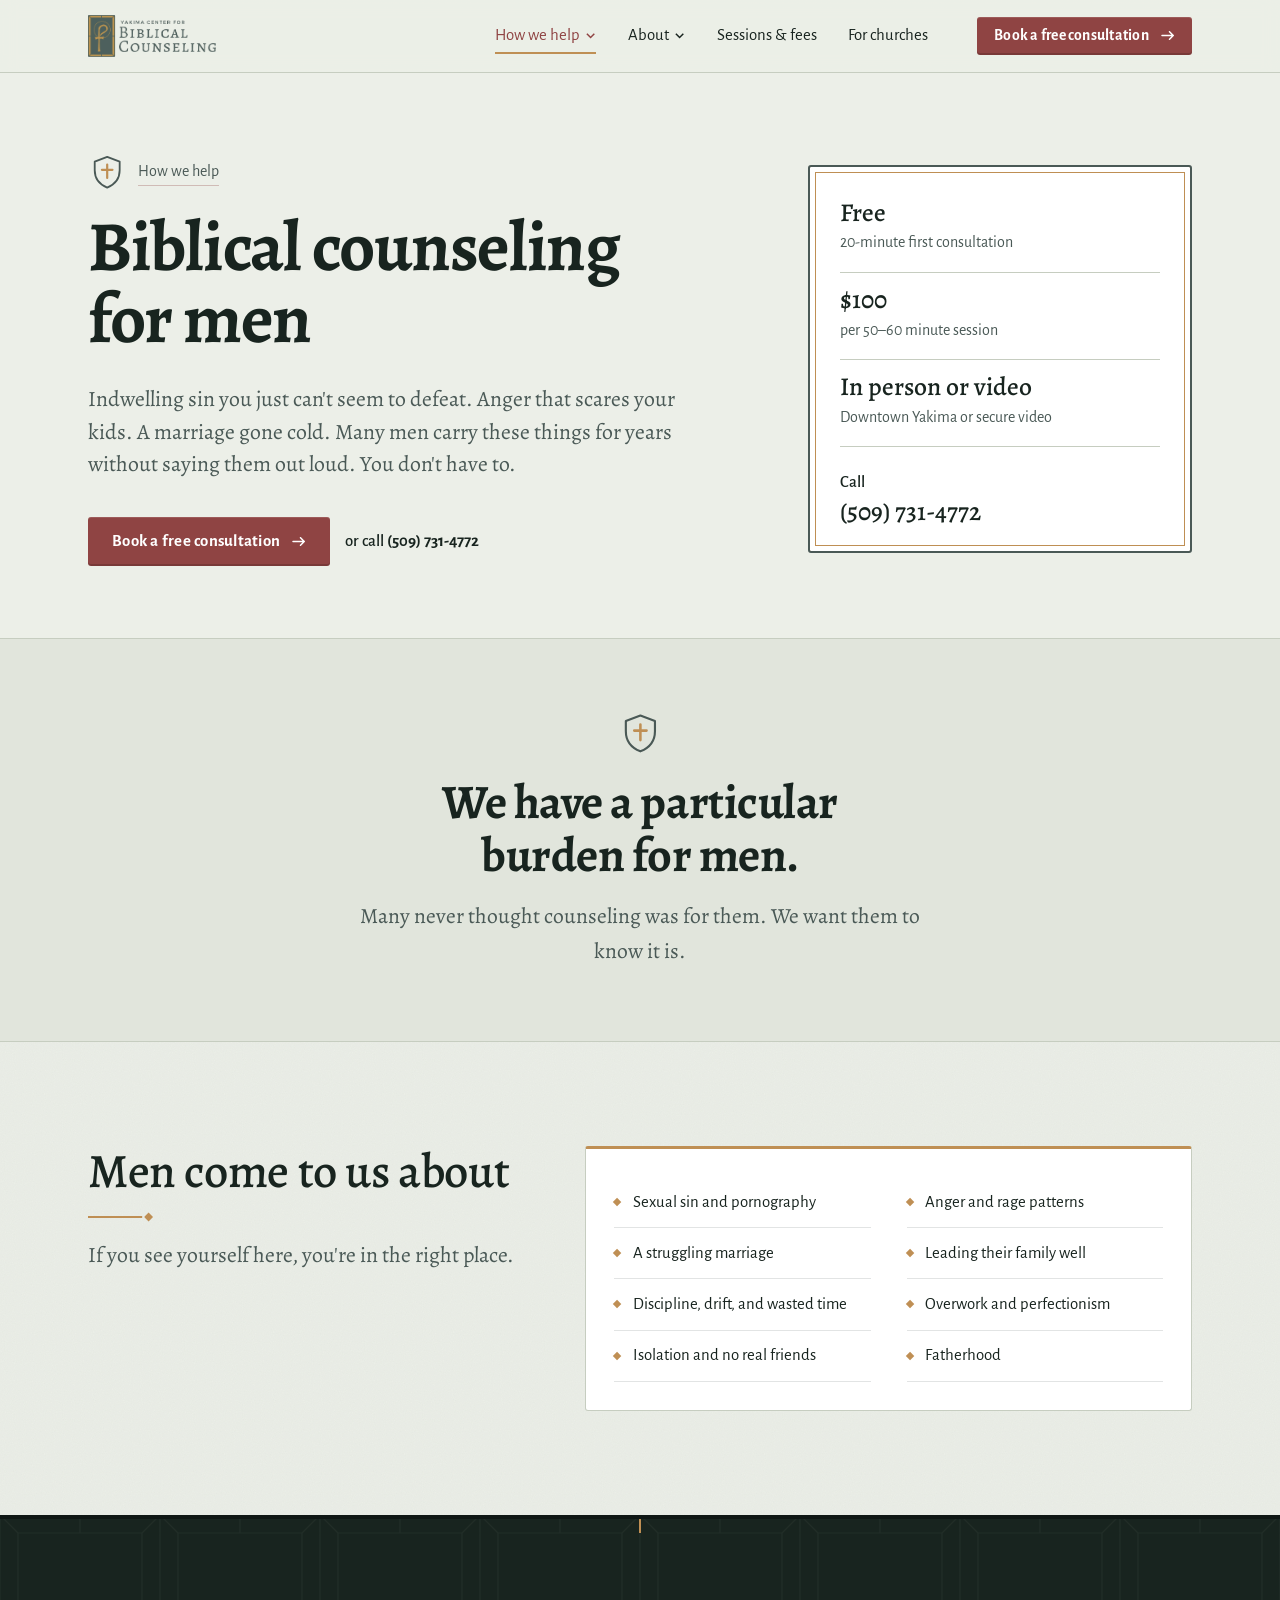
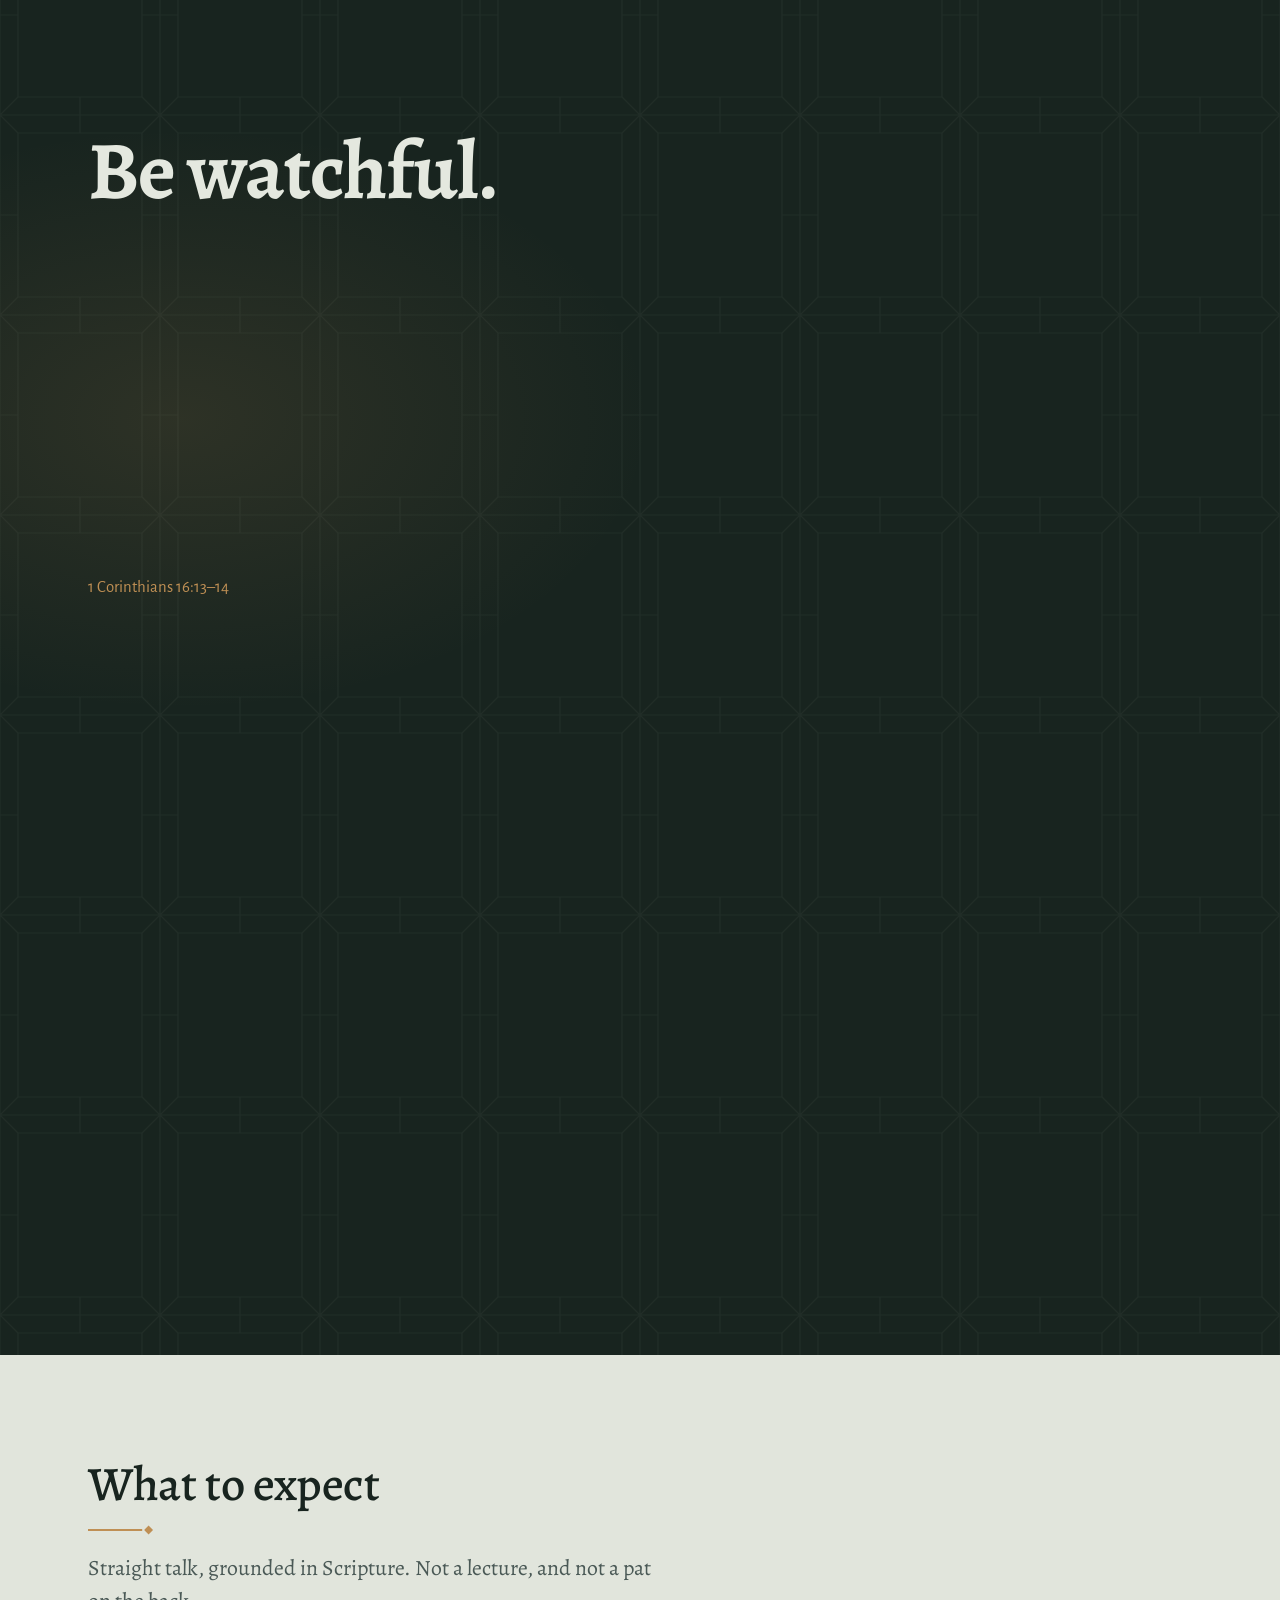
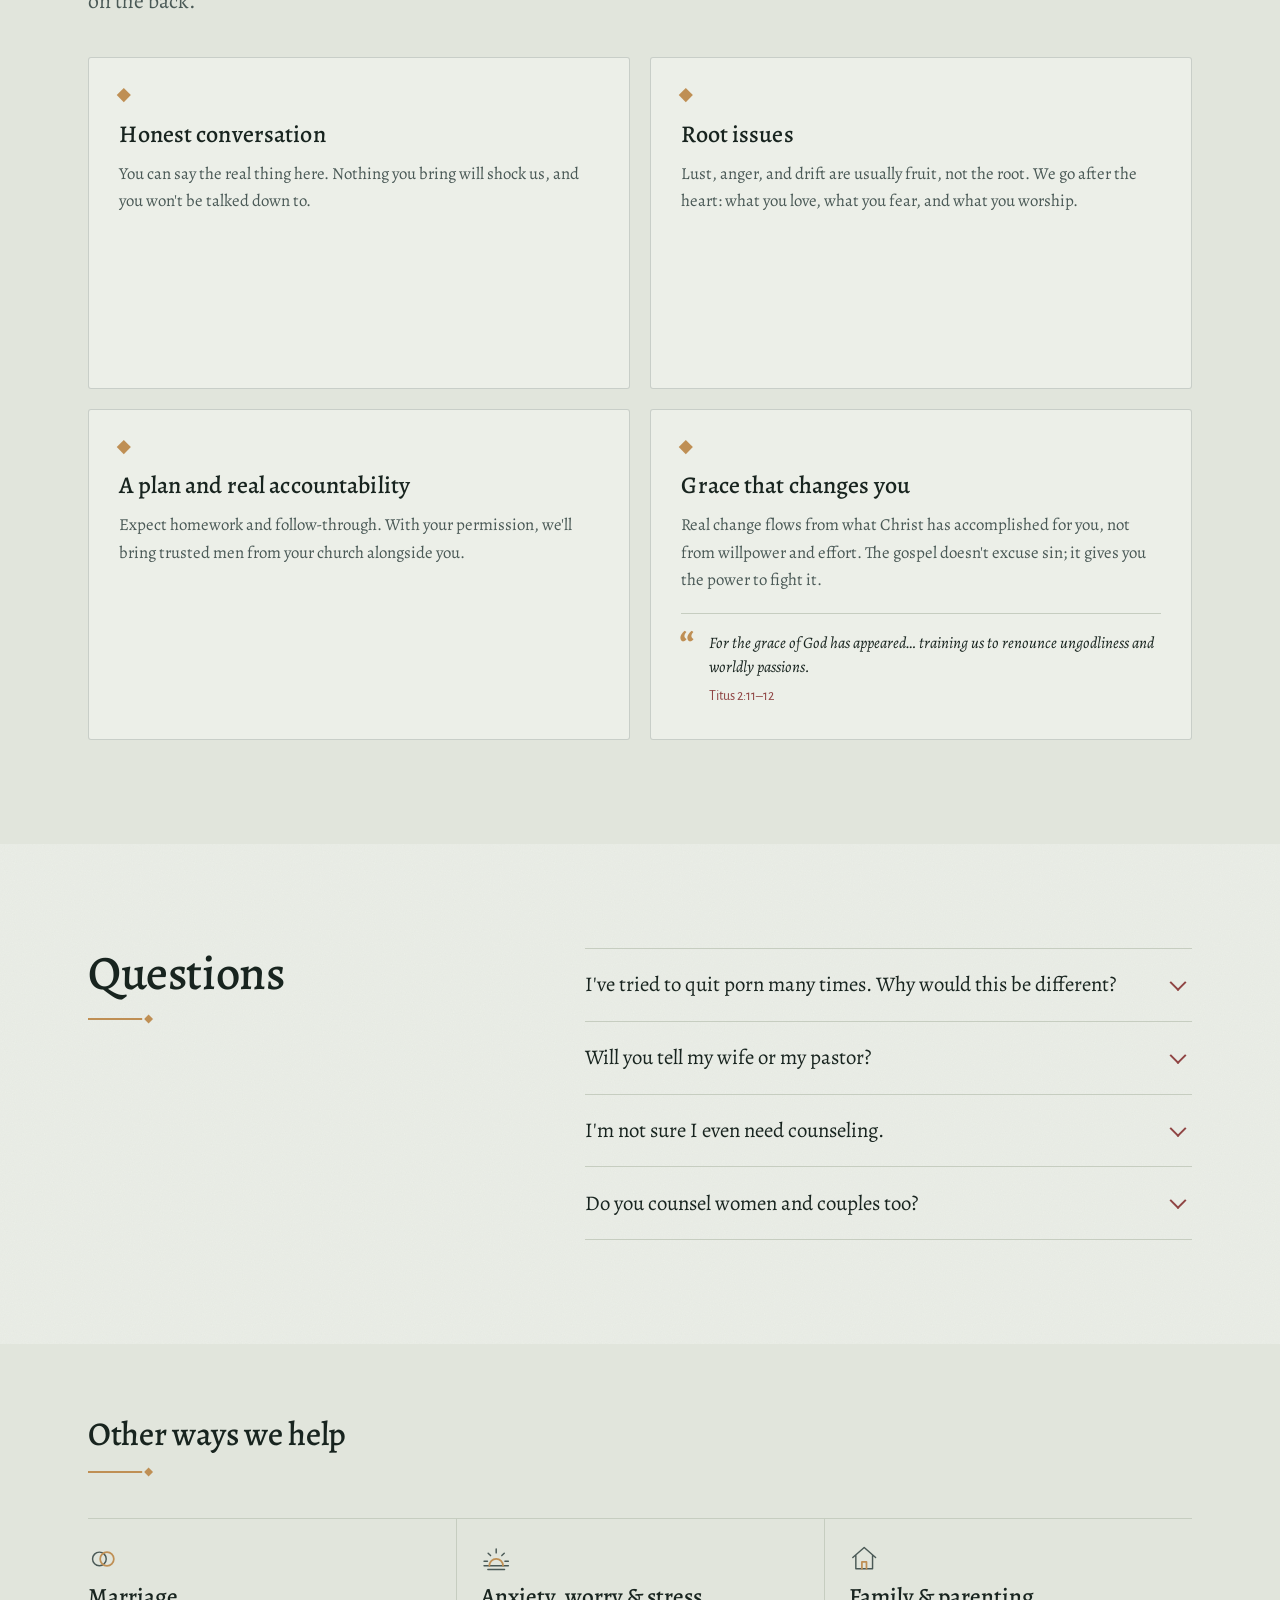
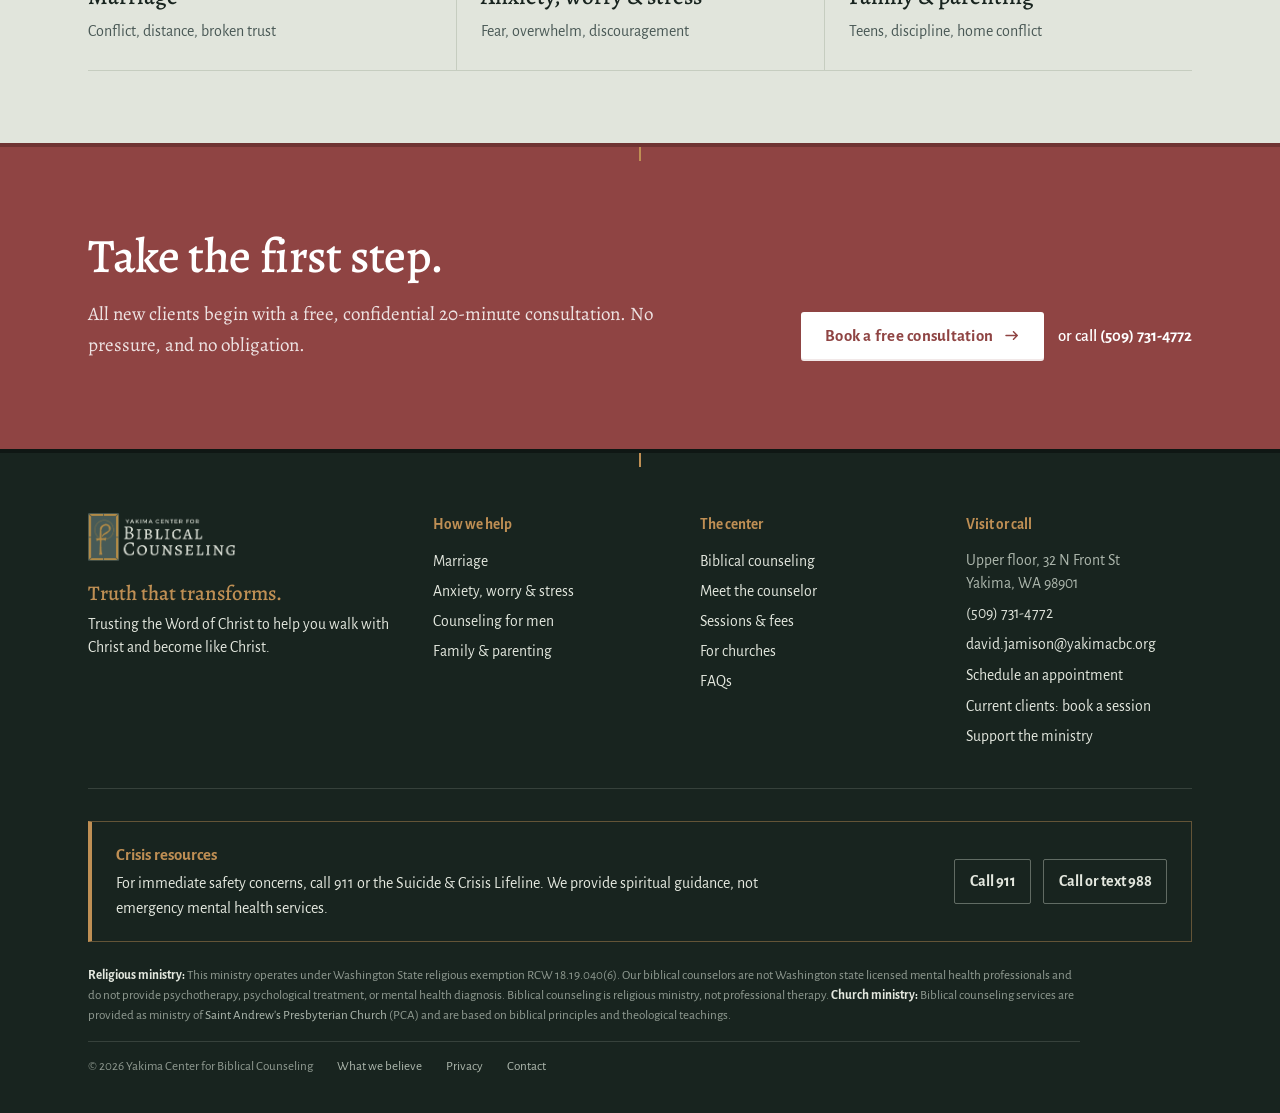
<file: men.html>
<!DOCTYPE html>
<html lang="en" class="js seam-a">
<head>
<meta charset="utf-8">
<meta name="viewport" content="width=device-width, initial-scale=1">
<title>Biblical Counseling for Men in Yakima, WA | YCBC</title>
<meta name="description" content="Christian counseling for men in Yakima: pornography, anger, marriage, discipline, and leading your family, grounded in Scripture. Free consultation.">
<link rel="canonical" href="https://yakimacbc.org/men">
<meta property="og:title" content="Biblical Counseling for Men in Yakima, WA | YCBC">
<meta property="og:description" content="Christian counseling for men in Yakima: pornography, anger, marriage, discipline, and leading your family, grounded in Scripture. Free consultation.">
<meta property="og:type" content="website">
<meta property="og:url" content="https://yakimacbc.org/men">
<meta property="og:image" content="https://yakimacbc.org/assets/og.jpg">
<meta name="theme-color" content="#18241F">
<link rel="icon" type="image/png" href="assets/favicon.png">
<link rel="apple-touch-icon" href="assets/favicon.png">
<link rel="preload" href="assets/fonts/alegreya-latin-500-normal.woff2" as="font" type="font/woff2" crossorigin>
<link rel="stylesheet" href="assets/styles.css?v=7accb95d">
<script type="application/ld+json">{"@context": "https://schema.org", "@type": "FAQPage", "mainEntity": [{"@type": "Question", "name": "I've tried to quit porn many times. Why would this be different?", "acceptedAnswer": {"@type": "Answer", "text": "Willpower alone rarely holds, because the problem runs deeper than behavior. We'll get to the root, build real accountability, and fight from grace rather than shame. Change takes time, but it's real."}}, {"@type": "Question", "name": "Will you tell my wife or my pastor?", "acceptedAnswer": {"@type": "Answer", "text": "Not without your permission. Confidentiality has biblical and legal limits, mainly safety concerns and legal requirements, which our consent form explains. Bringing others in, when it helps, is something we decide together."}}, {"@type": "Question", "name": "I'm not sure I even need counseling.", "acceptedAnswer": {"@type": "Answer", "text": "That's what the free 20-minute consultation is for. No pressure. If you don't need us, we'll tell you."}}, {"@type": "Question", "name": "Do you counsel women and couples too?", "acceptedAnswer": {"@type": "Answer", "text": "Yes. We serve men, women, couples, and families. We just know that many men assume counseling isn't for them, and we want them to know it is."}}]}</script><script type="application/ld+json">{"@context": "https://schema.org", "@graph": [{"@type": "Service", "name": "Biblical counseling for men", "serviceType": "Biblical counseling", "description": "Biblical counseling for men in Yakima: pornography, anger, marriage, discipline, and leading a family.", "url": "https://yakimacbc.org/men", "provider": {"@id": "https://yakimacbc.org/#center"}, "areaServed": "Yakima, WA", "offers": {"@type": "Offer", "price": "100", "priceCurrency": "USD", "description": "Per 50\u201360 minute session; initial 20-minute consultation free"}}, {"@type": "BreadcrumbList", "itemListElement": [{"@type": "ListItem", "position": 1, "name": "Home", "item": "https://yakimacbc.org/"}, {"@type": "ListItem", "position": 2, "name": "Biblical counseling for men", "item": "https://yakimacbc.org/men"}]}]}</script>
</head>
<body>
<a class="skip" href="#main">Skip to content</a>
<header class="site-header">
  <div class="wrap">
    <a class="brand" href="index.html"><img src="assets/logo.png" alt="Yakima Center for Biblical Counseling" width="1253" height="408"></a>
    <nav class="nav" aria-label="Main">
      <div class="drop"><button type="button" aria-expanded="false" aria-haspopup="true" class="is-current">How we help <svg viewBox="0 0 12 12" aria-hidden="true"><path d="M2 4l4 4 4-4" fill="none" stroke="currentColor" stroke-width="1.6"/></svg></button>
        <div class="menu mega">
          <div class="mega-grid"><a class="mini-item" href="marriage.html"><svg class="ic ic-marriage" viewBox="0 0 40 40" aria-hidden="true"><circle cx="15" cy="21" r="9" class="s"/><circle cx="25" cy="21" r="9" class="g"/></svg><span><b>Marriage</b><small>Conflict, distance, broken trust, and preparing well for marriage.</small></span></a><a class="mini-item" href="anxiety.html"><svg class="ic ic-anxiety" viewBox="0 0 40 40" aria-hidden="true"><path class="s" d="M4 30h32M9 35h22M20 8v5M9.4 13.4l3.2 3.2M30.6 13.4l-3.2 3.2M4 24h4.5M31.5 24H36"/><path class="g" d="M11 30a9 9 0 0118 0"/></svg><span><b>Anxiety, worry & stress</b><small>Fear, overwhelm, discouragement, and depression.</small></span></a><a class="mini-item" href="men.html" aria-current="page"><svg class="ic ic-men" viewBox="0 0 40 40" aria-hidden="true"><path class="s" d="M20 4l13 5v9c0 9-5.5 15-13 18C12.5 33 7 27 7 18V9z"/><path class="g" d="M20 12v14M14.5 17.5h11"/></svg><span><b>Counseling for men</b><small>Pornography, anger, discipline, and leading a family.</small></span></a><a class="mini-item" href="family.html"><svg class="ic ic-family" viewBox="0 0 40 40" aria-hidden="true"><path class="s" d="M5 19L20 6l15 13M9 16v18h22V16"/><path class="g" d="M17 34v-9h6v9"/></svg><span><b>Family & parenting</b><small>Defiant kids, divided parents, and homes in conflict.</small></span></a></div>
          <div class="mega-foot"><span>Not sure where you fit? Every new client starts with a free 20-minute consultation.</span><a class="btn btn-primary btn-sm" href="https://book.carepatron.com/Yakima-Center-for-Biblical-Counseling/David?p=CPYr9o-GQtWvPU1mG8IbVg&s=7IHqQZRP" target="_blank" rel="noopener" data-goatcounter-click="book-consultation" data-goatcounter-title="Book a free consultation">Book a consultation</a></div>
        </div>
      </div>
      <div class="drop"><button type="button" aria-expanded="false" aria-haspopup="true">About <svg viewBox="0 0 12 12" aria-hidden="true"><path d="M2 4l4 4 4-4" fill="none" stroke="currentColor" stroke-width="1.6"/></svg></button>
        <div class="menu mini"><a class="mini-item" href="biblical-counseling.html"><svg class="ic ic-book" viewBox="0 0 40 40" aria-hidden="true"><path class="s" d="M20 11c-4-3-9-3-14-2v21c5-1 10-1 14 2 4-3 9-3 14-2V9c-5-1-10-1-14 2zM20 11v21"/><path class="g" d="M25 7.5v8l2.5-1.8 2.5 1.8v-8.6"/></svg><span><b>Biblical counseling</b><small>What it is, and how we approach it.</small></span></a><a class="mini-item" href="about.html"><svg class="ic ic-people" viewBox="0 0 40 40" aria-hidden="true"><circle class="s" cx="14" cy="13" r="5"/><path class="s" d="M5 33c0-6 4-10 9-10s9 4 9 10"/><circle class="g" cx="27" cy="15" r="4"/><path class="g" d="M24 23.5c1-.4 2-.5 3-.5 4.4 0 8 3.4 8 9"/></svg><span><b>Meet the counselor</b><small>David Jamison, director.</small></span></a><a class="mini-item" href="faq.html"><svg class="ic ic-chat" viewBox="0 0 40 40" aria-hidden="true"><path class="s" d="M6 8h22v15H14l-6 5v-5H6z"/><path class="g" d="M30 14h4v14h-2v4l-5-4H17v-3"/></svg><span><b>FAQs</b><small>Common questions, answered plainly.</small></span></a><a class="mini-item" href="contact.html"><svg class="ic ic-pin" viewBox="0 0 40 40" aria-hidden="true"><path class="s" d="M20 35s11-10.5 11-19a11 11 0 00-22 0c0 8.5 11 19 11 19z"/><circle class="g" cx="20" cy="16" r="4"/></svg><span><b>Contact</b><small>Phone, email, and our office.</small></span></a><a class="mini-item mini-client" href="https://book.carepatron.com/Yakima-Center-for-Biblical-Counseling/David?p=CPYr9o-GQtWvPU1mG8IbVg&s=7IHqQZRP" target="_blank" rel="noopener" data-goatcounter-click="client-booking" data-goatcounter-title="Current client booking"><svg class="ic ic-key" viewBox="0 0 40 40" aria-hidden="true"><circle class="s" cx="13" cy="20" r="7"/><path class="s" d="M20 20h15M30 20v5M35 20v4"/><circle class="g" cx="13" cy="20" r="2.5"/></svg><span><b>Current clients</b><small>Book your next session</small></span></a></div>
      </div>
      <a href="fees.html">Sessions &amp; fees</a>
      <a href="churches.html">For churches</a>
    </nav>
    <a class="btn btn-primary" href="https://book.carepatron.com/Yakima-Center-for-Biblical-Counseling/David?p=CPYr9o-GQtWvPU1mG8IbVg&s=7IHqQZRP" target="_blank" rel="noopener" data-goatcounter-click="book-consultation" data-goatcounter-title="Book a free consultation">Book a free consultation</a>
    <button class="menu-toggle" type="button" aria-expanded="false" aria-label="Open menu"><svg viewBox="0 0 24 24" aria-hidden="true"><path d="M3 7h18M3 12h18M3 17h18" stroke="currentColor" stroke-width="1.8" fill="none" stroke-linecap="round"/></svg></button>
  </div>
</header>
<div class="mobile-nav" role="dialog" aria-modal="true" aria-label="Menu">
  <div class="top"><img src="assets/logo-light.png" alt=""><button class="close" type="button" aria-label="Close menu"><svg viewBox="0 0 24 24" aria-hidden="true"><path d="M5 5l14 14M19 5L5 19" stroke="currentColor" stroke-width="1.8" fill="none" stroke-linecap="round"/></svg></button></div>
  <div class="m-groups">
    <details class="m-group" open><summary class="m-label">How we help<svg viewBox="0 0 12 12" aria-hidden="true"><path d="M2 4l4 4 4-4" fill="none" stroke="currentColor" stroke-width="1.6"/></svg></summary><div class="m-body"><div class="m-in"><div class="m-list"><a class="m-item" href="marriage.html"><svg class="ic ic-marriage" viewBox="0 0 40 40" aria-hidden="true"><circle cx="15" cy="21" r="9" class="s"/><circle cx="25" cy="21" r="9" class="g"/></svg><span>Marriage</span><svg class="chev" viewBox="0 0 12 12" aria-hidden="true"><path d="M4 2l4 4-4 4" fill="none" stroke="currentColor" stroke-width="1.6"/></svg></a><a class="m-item" href="anxiety.html"><svg class="ic ic-anxiety" viewBox="0 0 40 40" aria-hidden="true"><path class="s" d="M4 30h32M9 35h22M20 8v5M9.4 13.4l3.2 3.2M30.6 13.4l-3.2 3.2M4 24h4.5M31.5 24H36"/><path class="g" d="M11 30a9 9 0 0118 0"/></svg><span>Anxiety, worry & stress</span><svg class="chev" viewBox="0 0 12 12" aria-hidden="true"><path d="M4 2l4 4-4 4" fill="none" stroke="currentColor" stroke-width="1.6"/></svg></a><a class="m-item" href="men.html"><svg class="ic ic-men" viewBox="0 0 40 40" aria-hidden="true"><path class="s" d="M20 4l13 5v9c0 9-5.5 15-13 18C12.5 33 7 27 7 18V9z"/><path class="g" d="M20 12v14M14.5 17.5h11"/></svg><span>Counseling for men</span><svg class="chev" viewBox="0 0 12 12" aria-hidden="true"><path d="M4 2l4 4-4 4" fill="none" stroke="currentColor" stroke-width="1.6"/></svg></a><a class="m-item" href="family.html"><svg class="ic ic-family" viewBox="0 0 40 40" aria-hidden="true"><path class="s" d="M5 19L20 6l15 13M9 16v18h22V16"/><path class="g" d="M17 34v-9h6v9"/></svg><span>Family & parenting</span><svg class="chev" viewBox="0 0 12 12" aria-hidden="true"><path d="M4 2l4 4-4 4" fill="none" stroke="currentColor" stroke-width="1.6"/></svg></a></div></div></div></details>
    <details class="m-group"><summary class="m-label">About<svg viewBox="0 0 12 12" aria-hidden="true"><path d="M2 4l4 4 4-4" fill="none" stroke="currentColor" stroke-width="1.6"/></svg></summary><div class="m-body"><div class="m-in"><div class="m-list"><a class="m-item" href="biblical-counseling.html"><svg class="ic ic-book" viewBox="0 0 40 40" aria-hidden="true"><path class="s" d="M20 11c-4-3-9-3-14-2v21c5-1 10-1 14 2 4-3 9-3 14-2V9c-5-1-10-1-14 2zM20 11v21"/><path class="g" d="M25 7.5v8l2.5-1.8 2.5 1.8v-8.6"/></svg><span>Biblical counseling</span><svg class="chev" viewBox="0 0 12 12" aria-hidden="true"><path d="M4 2l4 4-4 4" fill="none" stroke="currentColor" stroke-width="1.6"/></svg></a><a class="m-item" href="about.html"><svg class="ic ic-people" viewBox="0 0 40 40" aria-hidden="true"><circle class="s" cx="14" cy="13" r="5"/><path class="s" d="M5 33c0-6 4-10 9-10s9 4 9 10"/><circle class="g" cx="27" cy="15" r="4"/><path class="g" d="M24 23.5c1-.4 2-.5 3-.5 4.4 0 8 3.4 8 9"/></svg><span>Meet the counselor</span><svg class="chev" viewBox="0 0 12 12" aria-hidden="true"><path d="M4 2l4 4-4 4" fill="none" stroke="currentColor" stroke-width="1.6"/></svg></a><a class="m-item" href="faq.html"><svg class="ic ic-chat" viewBox="0 0 40 40" aria-hidden="true"><path class="s" d="M6 8h22v15H14l-6 5v-5H6z"/><path class="g" d="M30 14h4v14h-2v4l-5-4H17v-3"/></svg><span>FAQs</span><svg class="chev" viewBox="0 0 12 12" aria-hidden="true"><path d="M4 2l4 4-4 4" fill="none" stroke="currentColor" stroke-width="1.6"/></svg></a><a class="m-item" href="contact.html"><svg class="ic ic-pin" viewBox="0 0 40 40" aria-hidden="true"><path class="s" d="M20 35s11-10.5 11-19a11 11 0 00-22 0c0 8.5 11 19 11 19z"/><circle class="g" cx="20" cy="16" r="4"/></svg><span>Contact</span><svg class="chev" viewBox="0 0 12 12" aria-hidden="true"><path d="M4 2l4 4-4 4" fill="none" stroke="currentColor" stroke-width="1.6"/></svg></a></div></div></div></details>
    <details class="m-group"><summary class="m-label">Next steps<svg viewBox="0 0 12 12" aria-hidden="true"><path d="M2 4l4 4 4-4" fill="none" stroke="currentColor" stroke-width="1.6"/></svg></summary><div class="m-body"><div class="m-in">
      <div class="m-list"><a class="m-item" href="fees.html"><svg class="ic ic-card" viewBox="0 0 40 40" aria-hidden="true"><rect class="s" x="5" y="10" width="30" height="20" rx="1.5"/><path class="s" d="M5 16h30"/><path class="g" d="M10 24h8"/></svg><span>Sessions &amp; fees</span><svg class="chev" viewBox="0 0 12 12" aria-hidden="true"><path d="M4 2l4 4-4 4" fill="none" stroke="currentColor" stroke-width="1.6"/></svg></a>
      <a class="m-item" href="churches.html"><svg class="ic ic-church" viewBox="0 0 40 40" aria-hidden="true"><path class="s" d="M8 36V20l12-8 12 8v16M5 36h30M17 36v-6a3 3 0 016 0v6"/><path class="g" d="M20 3v9M16.5 6.5h7"/></svg><span>For pastors &amp; churches</span><svg class="chev" viewBox="0 0 12 12" aria-hidden="true"><path d="M4 2l4 4-4 4" fill="none" stroke="currentColor" stroke-width="1.6"/></svg></a></div>
    </div></div></details>
  </div>
  <div class="m-foot">
    <a class="btn btn-gold" href="https://book.carepatron.com/Yakima-Center-for-Biblical-Counseling/David?p=CPYr9o-GQtWvPU1mG8IbVg&s=7IHqQZRP" target="_blank" rel="noopener" data-goatcounter-click="book-consultation" data-goatcounter-title="Book a free consultation">Book a free consultation</a>
    <a class="m-tel" href="tel:+15097314772" data-goatcounter-click="call" data-goatcounter-title="Phone call">or call (509) 731-4772</a>
    <a class="m-client" href="https://book.carepatron.com/Yakima-Center-for-Biblical-Counseling/David?p=CPYr9o-GQtWvPU1mG8IbVg&s=7IHqQZRP" target="_blank" rel="noopener" data-goatcounter-click="client-booking" data-goatcounter-title="Current client booking"><svg class="ic ic-key" viewBox="0 0 40 40" aria-hidden="true"><circle class="s" cx="13" cy="20" r="7"/><path class="s" d="M20 20h15M30 20v5M35 20v4"/><circle class="g" cx="13" cy="20" r="2.5"/></svg><span>Current clients: book your next session</span></a>
    <p class="mob-tag">Trusting the Word of Christ to help you walk with Christ and become like Christ.</p>
  </div>
</div>
<main id="main">
<section class="page-hero has-facts ">
  <div class="wrap">
    <div class="ph-main">
    
    <p class="crumb"><svg class="ic ic-men" viewBox="0 0 40 40" aria-hidden="true"><path class="s" d="M20 4l13 5v9c0 9-5.5 15-13 18C12.5 33 7 27 7 18V9z"/><path class="g" d="M20 12v14M14.5 17.5h11"/></svg><a href="index.html#help">How we help</a></p>
    <h1>Biblical counseling for men</h1>
    <p class="lede">Indwelling sin you just can't seem to defeat. Anger that scares your kids. A marriage gone cold. Many men carry these things for years without saying them out loud. You don't have to.</p>
    <div class="actions"><a class="btn btn-primary" href="https://book.carepatron.com/Yakima-Center-for-Biblical-Counseling/David?p=CPYr9o-GQtWvPU1mG8IbVg&s=7IHqQZRP" target="_blank" rel="noopener" data-goatcounter-click="book-consultation" data-goatcounter-title="Book a free consultation">Book a free consultation</a><a class="tel" href="tel:+15097314772" data-goatcounter-click="call" data-goatcounter-title="Phone call">or call <b>(509) 731-4772</b></a></div>
    </div>
    <aside class="facts" aria-label="At a glance">
      <ul><li><b>Free</b><span>20-minute first consultation</span></li><li><b>$100</b><span>per 50–60 minute session</span></li><li><b>In person or video</b><span>Downtown Yakima or secure video</span></li></ul>
      <a class="tel" href="tel:+15097314772" data-goatcounter-click="call" data-goatcounter-title="Phone call">Call <b>(509) 731-4772</b></a>
    </aside>
  </div>
  
</section><section class="statement"><div class="wrap"><svg class="ic ic-men" viewBox="0 0 40 40" aria-hidden="true"><path class="s" d="M20 4l13 5v9c0 9-5.5 15-13 18C12.5 33 7 27 7 18V9z"/><path class="g" d="M20 12v14M14.5 17.5h11"/></svg><p class="st-big">We have a particular burden for men.</p><p class="st-sub">Many never thought counseling was for them. We want them to know it is.</p></div></section><section class="section">
  <div class="wrap split">
    <div><h2>Men come to us about</h2><p class="lede" style="margin-top:1rem">If you see yourself here, you're in the right place.</p></div>
    <div class="concern-panel"><ul class="topic-list two"><li>Sexual sin and pornography</li><li>Anger and rage patterns</li><li>A struggling marriage</li><li>Leading their family well</li><li>Discipline, drift, and wasted time</li><li>Overwork and perfectionism</li><li>Isolation and no real friends</li><li>Fatherhood</li></ul></div>
  </div>
</section><section class="scene" data-scene="stamp" aria-label="1 Corinthians 16:13-14">
  <div class="stage"><div class="wrap">
    <ul class="stamps"><li>Be watchful.</li><li>Stand firm in the faith.</li><li>Act like men.</li><li>Be strong.</li></ul>
    <span class="stamps"><span class="soft">Let all that you do be done in love.</span></span>
    <cite><a class="ref" href="https://www.esv.org/1+Corinthians+16:13-14/" target="_blank" rel="noopener">1 Corinthians 16:13–14</a></cite>
  </div></div>
</section><section class="section tint">
  <div class="wrap">
    <div class="section-head"><h2>What to expect</h2><p class=lede>Straight talk, grounded in Scripture. Not a lecture, and not a pat on the back.</p></div>
    <div class="pts swipe pts-4"><article class="pt"><h3>Honest conversation</h3><p>You can say the real thing here. Nothing you bring will shock us, and you won't be talked down to.</p></article><article class="pt"><h3>Root issues</h3><p>Lust, anger, and drift are usually fruit, not the root. We go after the heart: what you love, what you fear, and what you worship.</p></article><article class="pt"><h3>A plan and real accountability</h3><p>Expect homework and follow-through. With your permission, we'll bring trusted men from your church alongside you.</p></article><article class="pt"><h3>Grace that changes you</h3><p>Real change flows from what Christ has accomplished for you, not from willpower and effort. The gospel doesn't excuse sin; it gives you the power to fight it.</p><blockquote class='pt-q'><p>For the grace of God has appeared… training us to renounce ungodliness and worldly passions.</p><cite><a class="ref" href="https://www.esv.org/Titus+2:11-12/" target="_blank" rel="noopener">Titus 2:11–12</a></cite></blockquote></article></div>
    
  </div>
</section><section class="section">
  <div class="wrap split">
    <div><h2>Questions</h2></div>
    <div class="faq"><details><summary>I've tried to quit porn many times. Why would this be different?</summary><div class="answer"><div class="answer-in"><p>Willpower alone rarely holds, because the problem runs deeper than behavior. We'll get to the root, build real accountability, and fight from grace rather than shame. Change takes time, but it's real.</p></div></div></details><details><summary>Will you tell my wife or my pastor?</summary><div class="answer"><div class="answer-in"><p>Not without your permission. Confidentiality has biblical and legal limits, mainly safety concerns and legal requirements, which our consent form explains. Bringing others in, when it helps, is something we decide together.</p></div></div></details><details><summary>I'm not sure I even need counseling.</summary><div class="answer"><div class="answer-in"><p>That's what the free 20-minute consultation is for. No pressure. If you don't need us, we'll tell you.</p></div></div></details><details><summary>Do you counsel women and couples too?</summary><div class="answer"><div class="answer-in"><p>Yes. We serve men, women, couples, and families. We just know that many men assume counseling isn't for them, and we want them to know it is.</p></div></div></details></div>
  </div>
</section><section class="section tight tint">
  <div class="wrap">
    <div class="section-head"><h2 style="font-size:clamp(1.6rem,2.6vw,2.1rem)">Other ways we help</h2></div>
    <div class="cross"><a href="marriage.html"><svg class="ic ic-marriage" viewBox="0 0 40 40" aria-hidden="true"><circle cx="15" cy="21" r="9" class="s"/><circle cx="25" cy="21" r="9" class="g"/></svg><b>Marriage</b><span>Conflict, distance, broken trust</span></a><a href="anxiety.html"><svg class="ic ic-anxiety" viewBox="0 0 40 40" aria-hidden="true"><path class="s" d="M4 30h32M9 35h22M20 8v5M9.4 13.4l3.2 3.2M30.6 13.4l-3.2 3.2M4 24h4.5M31.5 24H36"/><path class="g" d="M11 30a9 9 0 0118 0"/></svg><b>Anxiety, worry & stress</b><span>Fear, overwhelm, discouragement</span></a><a href="family.html"><svg class="ic ic-family" viewBox="0 0 40 40" aria-hidden="true"><path class="s" d="M5 19L20 6l15 13M9 16v18h22V16"/><path class="g" d="M17 34v-9h6v9"/></svg><b>Family & parenting</b><span>Teens, discipline, home conflict</span></a></div>
  </div>
</section><section class="cta-band">
  <div class="wrap">
    <div><h2>Take the first step.</h2><p>All new clients begin with a free, confidential 20-minute consultation. No pressure, and no obligation.</p></div>
    <div class="actions"><a class="btn btn-light" href="https://book.carepatron.com/Yakima-Center-for-Biblical-Counseling/David?p=CPYr9o-GQtWvPU1mG8IbVg&s=7IHqQZRP" target="_blank" rel="noopener" data-goatcounter-click="book-consultation" data-goatcounter-title="Book a free consultation">Book a free consultation</a><a class="tel" href="tel:+15097314772" data-goatcounter-click="call" data-goatcounter-title="Phone call">or call <b>(509) 731-4772</b></a></div>
  </div>
</section>
</main>
<footer class="site-footer">
  <div class="wrap">
    <div class="foot-grid">
      <div class="foot-brand">
        <img src="assets/logo-light.png" alt="Yakima Center for Biblical Counseling" width="1253" height="408">
        <p class="foot-tag"><b>Truth that transforms.</b>Trusting the Word of Christ to help you walk with Christ and become like Christ.</p>
      </div>
      <div>
        <h4>How we help</h4>
        <ul><li><a href="marriage.html">Marriage</a></li><li><a href="anxiety.html">Anxiety, worry & stress</a></li><li><a href="men.html">Counseling for men</a></li><li><a href="family.html">Family & parenting</a></li></ul>
      </div>
      <div>
        <h4>The center</h4>
        <ul><li><a href="biblical-counseling.html">Biblical counseling</a></li><li><a href="about.html">Meet the counselor</a></li><li><a href="fees.html">Sessions &amp; fees</a></li><li><a href="churches.html">For churches</a></li><li><a href="faq.html">FAQs</a></li></ul>
      </div>
      <div>
        <h4>Visit or call</h4>
        <ul class="foot-contact"><li>Upper floor, 32 N Front St<br>Yakima, WA 98901</li><li><a href="tel:+15097314772" data-goatcounter-click="call" data-goatcounter-title="Phone call">(509) 731-4772</a></li><li><a href="mailto:david.jamison@yakimacbc.org">david.jamison@yakimacbc.org</a></li><li><a href="https://book.carepatron.com/Yakima-Center-for-Biblical-Counseling/David?p=CPYr9o-GQtWvPU1mG8IbVg&s=7IHqQZRP" target="_blank" rel="noopener" data-goatcounter-click="book-consultation" data-goatcounter-title="Book a free consultation">Schedule an appointment</a></li><li><a href="https://book.carepatron.com/Yakima-Center-for-Biblical-Counseling/David?p=CPYr9o-GQtWvPU1mG8IbVg&s=7IHqQZRP" target="_blank" rel="noopener" data-goatcounter-click="client-booking" data-goatcounter-title="Current client booking">Current clients: book a session</a></li><li><a href="https://standrewsyakima.churchcenter.com/giving/to/biblical-counseling-center">Support the ministry</a></li></ul>
      </div>
    </div>
    <div class="crisis-bar">
      <p><strong>Crisis resources</strong>For immediate safety concerns, call 911 or the Suicide &amp; Crisis Lifeline. We provide spiritual guidance, not emergency mental health services.</p>
      <div class="crisis-links"><a href="tel:911">Call 911</a><a href="tel:988">Call or text 988</a></div>
    </div>
    <div class="legal">
      <p><b>Religious ministry:</b> This ministry operates under Washington State religious exemption RCW 18.19.040(6). Our biblical counselors are not Washington state licensed mental health professionals and do not provide psychotherapy, psychological treatment, or mental health diagnosis. Biblical counseling is religious ministry, not professional therapy. <b>Church ministry:</b> Biblical counseling services are provided as ministry of <a href="https://www.saintandrewsyakima.org/">Saint Andrew's Presbyterian Church</a> (PCA) and are based on biblical principles and theological teachings.</p>
      <p class="copy"><span>© 2026 Yakima Center for Biblical Counseling</span><a href="beliefs.html">What we believe</a><a href="privacy.html">Privacy</a><a href="contact.html">Contact</a></p>
    </div>
  </div>
</footer>
<div class="mobile-bar" aria-label="Quick actions">
  <a class="call" href="tel:+15097314772" data-goatcounter-click="call" data-goatcounter-title="Phone call"><svg viewBox="0 0 24 24" aria-hidden="true"><path d="M6.6 10.8a15.1 15.1 0 006.6 6.6l2.2-2.2a1 1 0 011-.25 11.4 11.4 0 003.6.57 1 1 0 011 1V20a1 1 0 01-1 1A17 17 0 013 4a1 1 0 011-1h3.5a1 1 0 011 1c0 1.25.2 2.45.57 3.57a1 1 0 01-.25 1z" fill="currentColor"/></svg><span>Call</span></a>
  <a class="book" href="https://book.carepatron.com/Yakima-Center-for-Biblical-Counseling/David?p=CPYr9o-GQtWvPU1mG8IbVg&s=7IHqQZRP" target="_blank" rel="noopener" data-goatcounter-click="book-consultation" data-goatcounter-title="Book a free consultation">Book a free consultation</a>
</div>
<script src="assets/site.js?v=7accb95d"></script>
<script data-goatcounter="https://yakimacbc.goatcounter.com/count" async src="https://gc.zgo.at/count.js"></script>
</body>
</html>
</file>
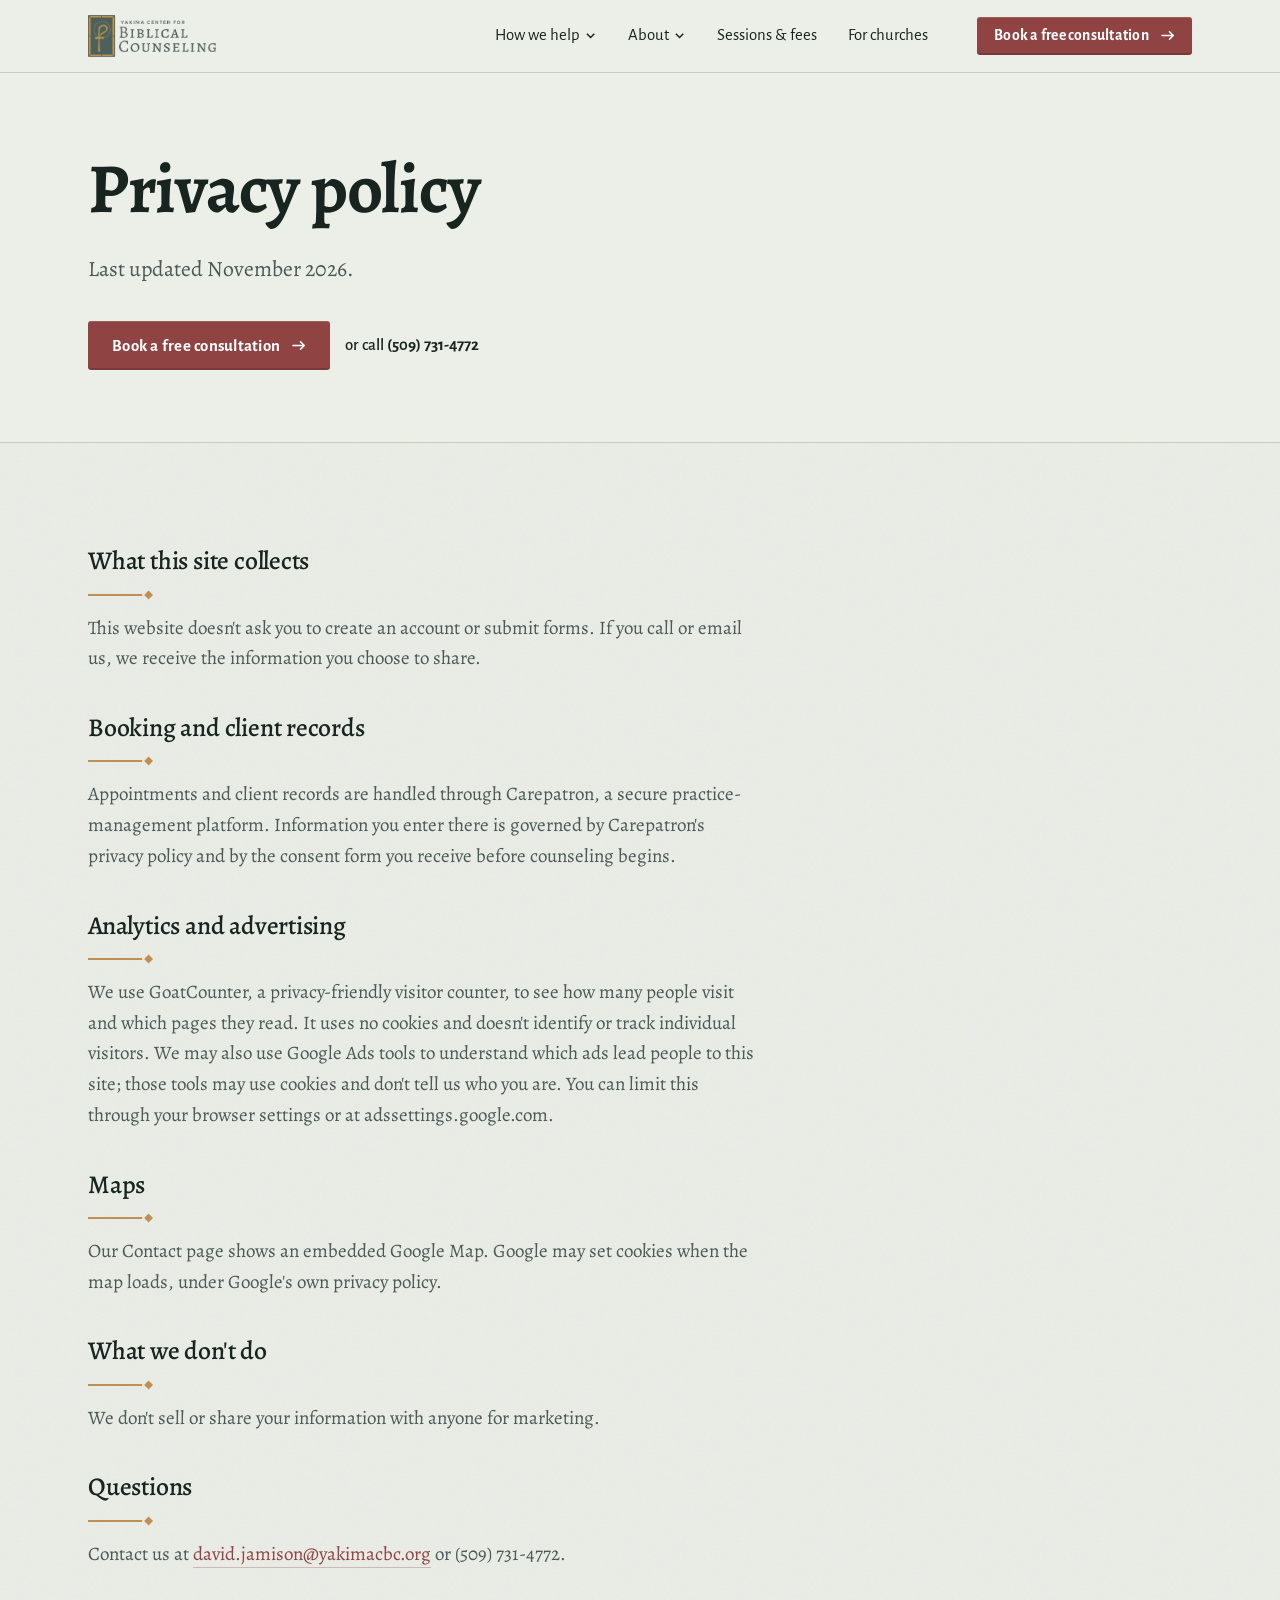
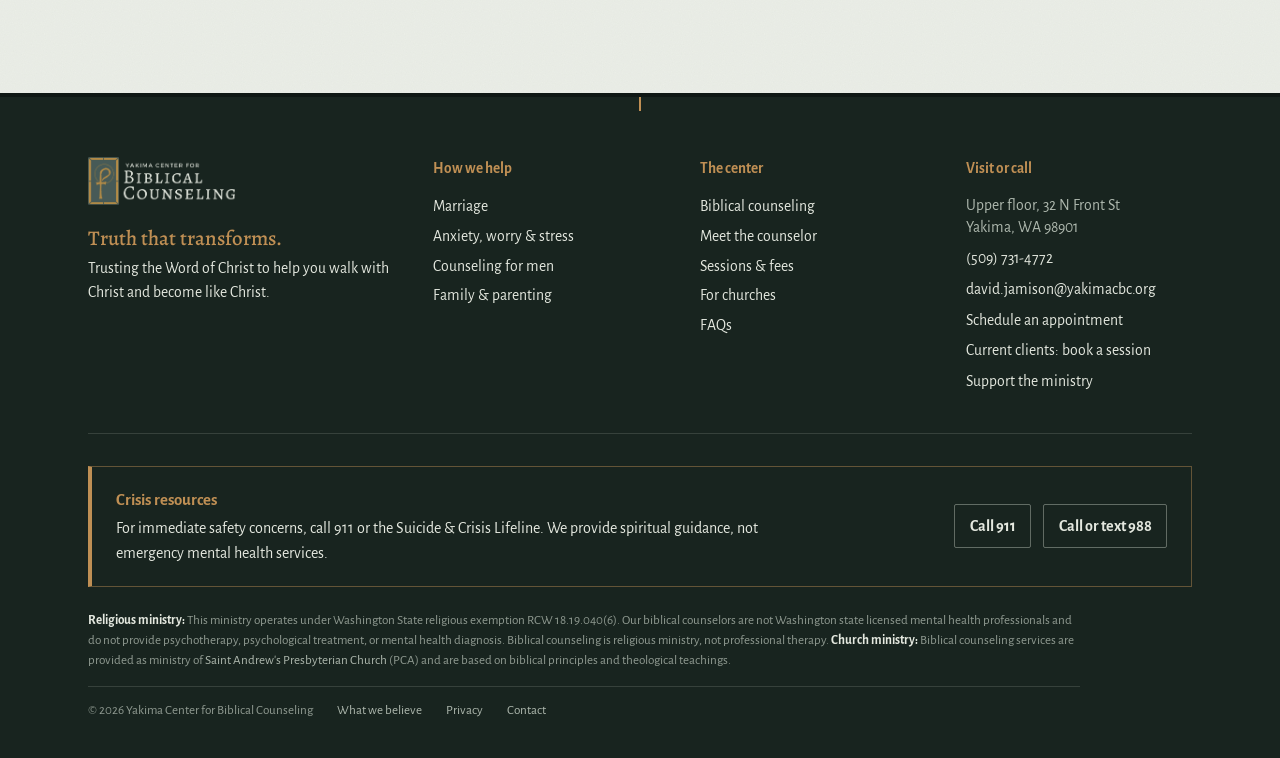
<file: privacy.html>
<!DOCTYPE html>
<html lang="en" class="js seam-a">
<head>
<meta charset="utf-8">
<meta name="viewport" content="width=device-width, initial-scale=1">
<title>Privacy Policy | Yakima Center for Biblical Counseling</title>
<meta name="description" content="How the Yakima Center for Biblical Counseling handles information on this website.">
<link rel="canonical" href="https://yakimacbc.org/privacy">
<meta property="og:title" content="Privacy Policy | Yakima Center for Biblical Counseling">
<meta property="og:description" content="How the Yakima Center for Biblical Counseling handles information on this website.">
<meta property="og:type" content="website">
<meta property="og:url" content="https://yakimacbc.org/privacy">
<meta property="og:image" content="https://yakimacbc.org/assets/og.jpg">
<meta name="theme-color" content="#18241F">
<link rel="icon" type="image/png" href="assets/favicon.png">
<link rel="apple-touch-icon" href="assets/favicon.png">
<link rel="preload" href="assets/fonts/alegreya-latin-500-normal.woff2" as="font" type="font/woff2" crossorigin>
<link rel="stylesheet" href="assets/styles.css?v=7accb95d">

</head>
<body>
<a class="skip" href="#main">Skip to content</a>
<header class="site-header">
  <div class="wrap">
    <a class="brand" href="index.html"><img src="assets/logo.png" alt="Yakima Center for Biblical Counseling" width="1253" height="408"></a>
    <nav class="nav" aria-label="Main">
      <div class="drop"><button type="button" aria-expanded="false" aria-haspopup="true">How we help <svg viewBox="0 0 12 12" aria-hidden="true"><path d="M2 4l4 4 4-4" fill="none" stroke="currentColor" stroke-width="1.6"/></svg></button>
        <div class="menu mega">
          <div class="mega-grid"><a class="mini-item" href="marriage.html"><svg class="ic ic-marriage" viewBox="0 0 40 40" aria-hidden="true"><circle cx="15" cy="21" r="9" class="s"/><circle cx="25" cy="21" r="9" class="g"/></svg><span><b>Marriage</b><small>Conflict, distance, broken trust, and preparing well for marriage.</small></span></a><a class="mini-item" href="anxiety.html"><svg class="ic ic-anxiety" viewBox="0 0 40 40" aria-hidden="true"><path class="s" d="M4 30h32M9 35h22M20 8v5M9.4 13.4l3.2 3.2M30.6 13.4l-3.2 3.2M4 24h4.5M31.5 24H36"/><path class="g" d="M11 30a9 9 0 0118 0"/></svg><span><b>Anxiety, worry & stress</b><small>Fear, overwhelm, discouragement, and depression.</small></span></a><a class="mini-item" href="men.html"><svg class="ic ic-men" viewBox="0 0 40 40" aria-hidden="true"><path class="s" d="M20 4l13 5v9c0 9-5.5 15-13 18C12.5 33 7 27 7 18V9z"/><path class="g" d="M20 12v14M14.5 17.5h11"/></svg><span><b>Counseling for men</b><small>Pornography, anger, discipline, and leading a family.</small></span></a><a class="mini-item" href="family.html"><svg class="ic ic-family" viewBox="0 0 40 40" aria-hidden="true"><path class="s" d="M5 19L20 6l15 13M9 16v18h22V16"/><path class="g" d="M17 34v-9h6v9"/></svg><span><b>Family & parenting</b><small>Defiant kids, divided parents, and homes in conflict.</small></span></a></div>
          <div class="mega-foot"><span>Not sure where you fit? Every new client starts with a free 20-minute consultation.</span><a class="btn btn-primary btn-sm" href="https://book.carepatron.com/Yakima-Center-for-Biblical-Counseling/David?p=CPYr9o-GQtWvPU1mG8IbVg&s=7IHqQZRP" target="_blank" rel="noopener" data-goatcounter-click="book-consultation" data-goatcounter-title="Book a free consultation">Book a consultation</a></div>
        </div>
      </div>
      <div class="drop"><button type="button" aria-expanded="false" aria-haspopup="true">About <svg viewBox="0 0 12 12" aria-hidden="true"><path d="M2 4l4 4 4-4" fill="none" stroke="currentColor" stroke-width="1.6"/></svg></button>
        <div class="menu mini"><a class="mini-item" href="biblical-counseling.html"><svg class="ic ic-book" viewBox="0 0 40 40" aria-hidden="true"><path class="s" d="M20 11c-4-3-9-3-14-2v21c5-1 10-1 14 2 4-3 9-3 14-2V9c-5-1-10-1-14 2zM20 11v21"/><path class="g" d="M25 7.5v8l2.5-1.8 2.5 1.8v-8.6"/></svg><span><b>Biblical counseling</b><small>What it is, and how we approach it.</small></span></a><a class="mini-item" href="about.html"><svg class="ic ic-people" viewBox="0 0 40 40" aria-hidden="true"><circle class="s" cx="14" cy="13" r="5"/><path class="s" d="M5 33c0-6 4-10 9-10s9 4 9 10"/><circle class="g" cx="27" cy="15" r="4"/><path class="g" d="M24 23.5c1-.4 2-.5 3-.5 4.4 0 8 3.4 8 9"/></svg><span><b>Meet the counselor</b><small>David Jamison, director.</small></span></a><a class="mini-item" href="faq.html"><svg class="ic ic-chat" viewBox="0 0 40 40" aria-hidden="true"><path class="s" d="M6 8h22v15H14l-6 5v-5H6z"/><path class="g" d="M30 14h4v14h-2v4l-5-4H17v-3"/></svg><span><b>FAQs</b><small>Common questions, answered plainly.</small></span></a><a class="mini-item" href="contact.html"><svg class="ic ic-pin" viewBox="0 0 40 40" aria-hidden="true"><path class="s" d="M20 35s11-10.5 11-19a11 11 0 00-22 0c0 8.5 11 19 11 19z"/><circle class="g" cx="20" cy="16" r="4"/></svg><span><b>Contact</b><small>Phone, email, and our office.</small></span></a><a class="mini-item mini-client" href="https://book.carepatron.com/Yakima-Center-for-Biblical-Counseling/David?p=CPYr9o-GQtWvPU1mG8IbVg&s=7IHqQZRP" target="_blank" rel="noopener" data-goatcounter-click="client-booking" data-goatcounter-title="Current client booking"><svg class="ic ic-key" viewBox="0 0 40 40" aria-hidden="true"><circle class="s" cx="13" cy="20" r="7"/><path class="s" d="M20 20h15M30 20v5M35 20v4"/><circle class="g" cx="13" cy="20" r="2.5"/></svg><span><b>Current clients</b><small>Book your next session</small></span></a></div>
      </div>
      <a href="fees.html">Sessions &amp; fees</a>
      <a href="churches.html">For churches</a>
    </nav>
    <a class="btn btn-primary" href="https://book.carepatron.com/Yakima-Center-for-Biblical-Counseling/David?p=CPYr9o-GQtWvPU1mG8IbVg&s=7IHqQZRP" target="_blank" rel="noopener" data-goatcounter-click="book-consultation" data-goatcounter-title="Book a free consultation">Book a free consultation</a>
    <button class="menu-toggle" type="button" aria-expanded="false" aria-label="Open menu"><svg viewBox="0 0 24 24" aria-hidden="true"><path d="M3 7h18M3 12h18M3 17h18" stroke="currentColor" stroke-width="1.8" fill="none" stroke-linecap="round"/></svg></button>
  </div>
</header>
<div class="mobile-nav" role="dialog" aria-modal="true" aria-label="Menu">
  <div class="top"><img src="assets/logo-light.png" alt=""><button class="close" type="button" aria-label="Close menu"><svg viewBox="0 0 24 24" aria-hidden="true"><path d="M5 5l14 14M19 5L5 19" stroke="currentColor" stroke-width="1.8" fill="none" stroke-linecap="round"/></svg></button></div>
  <div class="m-groups">
    <details class="m-group" open><summary class="m-label">How we help<svg viewBox="0 0 12 12" aria-hidden="true"><path d="M2 4l4 4 4-4" fill="none" stroke="currentColor" stroke-width="1.6"/></svg></summary><div class="m-body"><div class="m-in"><div class="m-list"><a class="m-item" href="marriage.html"><svg class="ic ic-marriage" viewBox="0 0 40 40" aria-hidden="true"><circle cx="15" cy="21" r="9" class="s"/><circle cx="25" cy="21" r="9" class="g"/></svg><span>Marriage</span><svg class="chev" viewBox="0 0 12 12" aria-hidden="true"><path d="M4 2l4 4-4 4" fill="none" stroke="currentColor" stroke-width="1.6"/></svg></a><a class="m-item" href="anxiety.html"><svg class="ic ic-anxiety" viewBox="0 0 40 40" aria-hidden="true"><path class="s" d="M4 30h32M9 35h22M20 8v5M9.4 13.4l3.2 3.2M30.6 13.4l-3.2 3.2M4 24h4.5M31.5 24H36"/><path class="g" d="M11 30a9 9 0 0118 0"/></svg><span>Anxiety, worry & stress</span><svg class="chev" viewBox="0 0 12 12" aria-hidden="true"><path d="M4 2l4 4-4 4" fill="none" stroke="currentColor" stroke-width="1.6"/></svg></a><a class="m-item" href="men.html"><svg class="ic ic-men" viewBox="0 0 40 40" aria-hidden="true"><path class="s" d="M20 4l13 5v9c0 9-5.5 15-13 18C12.5 33 7 27 7 18V9z"/><path class="g" d="M20 12v14M14.5 17.5h11"/></svg><span>Counseling for men</span><svg class="chev" viewBox="0 0 12 12" aria-hidden="true"><path d="M4 2l4 4-4 4" fill="none" stroke="currentColor" stroke-width="1.6"/></svg></a><a class="m-item" href="family.html"><svg class="ic ic-family" viewBox="0 0 40 40" aria-hidden="true"><path class="s" d="M5 19L20 6l15 13M9 16v18h22V16"/><path class="g" d="M17 34v-9h6v9"/></svg><span>Family & parenting</span><svg class="chev" viewBox="0 0 12 12" aria-hidden="true"><path d="M4 2l4 4-4 4" fill="none" stroke="currentColor" stroke-width="1.6"/></svg></a></div></div></div></details>
    <details class="m-group"><summary class="m-label">About<svg viewBox="0 0 12 12" aria-hidden="true"><path d="M2 4l4 4 4-4" fill="none" stroke="currentColor" stroke-width="1.6"/></svg></summary><div class="m-body"><div class="m-in"><div class="m-list"><a class="m-item" href="biblical-counseling.html"><svg class="ic ic-book" viewBox="0 0 40 40" aria-hidden="true"><path class="s" d="M20 11c-4-3-9-3-14-2v21c5-1 10-1 14 2 4-3 9-3 14-2V9c-5-1-10-1-14 2zM20 11v21"/><path class="g" d="M25 7.5v8l2.5-1.8 2.5 1.8v-8.6"/></svg><span>Biblical counseling</span><svg class="chev" viewBox="0 0 12 12" aria-hidden="true"><path d="M4 2l4 4-4 4" fill="none" stroke="currentColor" stroke-width="1.6"/></svg></a><a class="m-item" href="about.html"><svg class="ic ic-people" viewBox="0 0 40 40" aria-hidden="true"><circle class="s" cx="14" cy="13" r="5"/><path class="s" d="M5 33c0-6 4-10 9-10s9 4 9 10"/><circle class="g" cx="27" cy="15" r="4"/><path class="g" d="M24 23.5c1-.4 2-.5 3-.5 4.4 0 8 3.4 8 9"/></svg><span>Meet the counselor</span><svg class="chev" viewBox="0 0 12 12" aria-hidden="true"><path d="M4 2l4 4-4 4" fill="none" stroke="currentColor" stroke-width="1.6"/></svg></a><a class="m-item" href="faq.html"><svg class="ic ic-chat" viewBox="0 0 40 40" aria-hidden="true"><path class="s" d="M6 8h22v15H14l-6 5v-5H6z"/><path class="g" d="M30 14h4v14h-2v4l-5-4H17v-3"/></svg><span>FAQs</span><svg class="chev" viewBox="0 0 12 12" aria-hidden="true"><path d="M4 2l4 4-4 4" fill="none" stroke="currentColor" stroke-width="1.6"/></svg></a><a class="m-item" href="contact.html"><svg class="ic ic-pin" viewBox="0 0 40 40" aria-hidden="true"><path class="s" d="M20 35s11-10.5 11-19a11 11 0 00-22 0c0 8.5 11 19 11 19z"/><circle class="g" cx="20" cy="16" r="4"/></svg><span>Contact</span><svg class="chev" viewBox="0 0 12 12" aria-hidden="true"><path d="M4 2l4 4-4 4" fill="none" stroke="currentColor" stroke-width="1.6"/></svg></a></div></div></div></details>
    <details class="m-group"><summary class="m-label">Next steps<svg viewBox="0 0 12 12" aria-hidden="true"><path d="M2 4l4 4 4-4" fill="none" stroke="currentColor" stroke-width="1.6"/></svg></summary><div class="m-body"><div class="m-in">
      <div class="m-list"><a class="m-item" href="fees.html"><svg class="ic ic-card" viewBox="0 0 40 40" aria-hidden="true"><rect class="s" x="5" y="10" width="30" height="20" rx="1.5"/><path class="s" d="M5 16h30"/><path class="g" d="M10 24h8"/></svg><span>Sessions &amp; fees</span><svg class="chev" viewBox="0 0 12 12" aria-hidden="true"><path d="M4 2l4 4-4 4" fill="none" stroke="currentColor" stroke-width="1.6"/></svg></a>
      <a class="m-item" href="churches.html"><svg class="ic ic-church" viewBox="0 0 40 40" aria-hidden="true"><path class="s" d="M8 36V20l12-8 12 8v16M5 36h30M17 36v-6a3 3 0 016 0v6"/><path class="g" d="M20 3v9M16.5 6.5h7"/></svg><span>For pastors &amp; churches</span><svg class="chev" viewBox="0 0 12 12" aria-hidden="true"><path d="M4 2l4 4-4 4" fill="none" stroke="currentColor" stroke-width="1.6"/></svg></a></div>
    </div></div></details>
  </div>
  <div class="m-foot">
    <a class="btn btn-gold" href="https://book.carepatron.com/Yakima-Center-for-Biblical-Counseling/David?p=CPYr9o-GQtWvPU1mG8IbVg&s=7IHqQZRP" target="_blank" rel="noopener" data-goatcounter-click="book-consultation" data-goatcounter-title="Book a free consultation">Book a free consultation</a>
    <a class="m-tel" href="tel:+15097314772" data-goatcounter-click="call" data-goatcounter-title="Phone call">or call (509) 731-4772</a>
    <a class="m-client" href="https://book.carepatron.com/Yakima-Center-for-Biblical-Counseling/David?p=CPYr9o-GQtWvPU1mG8IbVg&s=7IHqQZRP" target="_blank" rel="noopener" data-goatcounter-click="client-booking" data-goatcounter-title="Current client booking"><svg class="ic ic-key" viewBox="0 0 40 40" aria-hidden="true"><circle class="s" cx="13" cy="20" r="7"/><path class="s" d="M20 20h15M30 20v5M35 20v4"/><circle class="g" cx="13" cy="20" r="2.5"/></svg><span>Current clients: book your next session</span></a>
    <p class="mob-tag">Trusting the Word of Christ to help you walk with Christ and become like Christ.</p>
  </div>
</div>
<main id="main">
<section class="page-hero ">
  <div class="wrap">
    <div class="ph-main">
    
    
    <h1>Privacy policy</h1>
    <p class="lede">Last updated November 2026.</p>
    <div class="actions"><a class="btn btn-primary" href="https://book.carepatron.com/Yakima-Center-for-Biblical-Counseling/David?p=CPYr9o-GQtWvPU1mG8IbVg&s=7IHqQZRP" target="_blank" rel="noopener" data-goatcounter-click="book-consultation" data-goatcounter-title="Book a free consultation">Book a free consultation</a><a class="tel" href="tel:+15097314772" data-goatcounter-click="call" data-goatcounter-title="Phone call">or call <b>(509) 731-4772</b></a></div>
    </div>
    
  </div>
  
</section><section class="section"><div class="wrap"><div class="prose">
  <h2>What this site collects</h2>
  <p>This website doesn't ask you to create an account or submit forms. If you call or email us, we receive the information you choose to share.</p>
  <h2>Booking and client records</h2>
  <p>Appointments and client records are handled through Carepatron, a secure practice-management platform. Information you enter there is governed by Carepatron's privacy policy and by the consent form you receive before counseling begins.</p>
  <h2>Analytics and advertising</h2>
  <p>We use GoatCounter, a privacy-friendly visitor counter, to see how many people visit and which pages they read. It uses no cookies and doesn't identify or track individual visitors. We may also use Google Ads tools to understand which ads lead people to this site; those tools may use cookies and don't tell us who you are. You can limit this through your browser settings or at adssettings.google.com.</p>
  <h2>Maps</h2>
  <p>Our Contact page shows an embedded Google Map. Google may set cookies when the map loads, under Google's own privacy policy.</p>
  <h2>What we don't do</h2>
  <p>We don't sell or share your information with anyone for marketing.</p>
  <h2>Questions</h2>
  <p>Contact us at <a href="mailto:david.jamison@yakimacbc.org">david.jamison@yakimacbc.org</a> or (509) 731-4772.</p>
</div></div></section>
</main>
<footer class="site-footer">
  <div class="wrap">
    <div class="foot-grid">
      <div class="foot-brand">
        <img src="assets/logo-light.png" alt="Yakima Center for Biblical Counseling" width="1253" height="408">
        <p class="foot-tag"><b>Truth that transforms.</b>Trusting the Word of Christ to help you walk with Christ and become like Christ.</p>
      </div>
      <div>
        <h4>How we help</h4>
        <ul><li><a href="marriage.html">Marriage</a></li><li><a href="anxiety.html">Anxiety, worry & stress</a></li><li><a href="men.html">Counseling for men</a></li><li><a href="family.html">Family & parenting</a></li></ul>
      </div>
      <div>
        <h4>The center</h4>
        <ul><li><a href="biblical-counseling.html">Biblical counseling</a></li><li><a href="about.html">Meet the counselor</a></li><li><a href="fees.html">Sessions &amp; fees</a></li><li><a href="churches.html">For churches</a></li><li><a href="faq.html">FAQs</a></li></ul>
      </div>
      <div>
        <h4>Visit or call</h4>
        <ul class="foot-contact"><li>Upper floor, 32 N Front St<br>Yakima, WA 98901</li><li><a href="tel:+15097314772" data-goatcounter-click="call" data-goatcounter-title="Phone call">(509) 731-4772</a></li><li><a href="mailto:david.jamison@yakimacbc.org">david.jamison@yakimacbc.org</a></li><li><a href="https://book.carepatron.com/Yakima-Center-for-Biblical-Counseling/David?p=CPYr9o-GQtWvPU1mG8IbVg&s=7IHqQZRP" target="_blank" rel="noopener" data-goatcounter-click="book-consultation" data-goatcounter-title="Book a free consultation">Schedule an appointment</a></li><li><a href="https://book.carepatron.com/Yakima-Center-for-Biblical-Counseling/David?p=CPYr9o-GQtWvPU1mG8IbVg&s=7IHqQZRP" target="_blank" rel="noopener" data-goatcounter-click="client-booking" data-goatcounter-title="Current client booking">Current clients: book a session</a></li><li><a href="https://standrewsyakima.churchcenter.com/giving/to/biblical-counseling-center">Support the ministry</a></li></ul>
      </div>
    </div>
    <div class="crisis-bar">
      <p><strong>Crisis resources</strong>For immediate safety concerns, call 911 or the Suicide &amp; Crisis Lifeline. We provide spiritual guidance, not emergency mental health services.</p>
      <div class="crisis-links"><a href="tel:911">Call 911</a><a href="tel:988">Call or text 988</a></div>
    </div>
    <div class="legal">
      <p><b>Religious ministry:</b> This ministry operates under Washington State religious exemption RCW 18.19.040(6). Our biblical counselors are not Washington state licensed mental health professionals and do not provide psychotherapy, psychological treatment, or mental health diagnosis. Biblical counseling is religious ministry, not professional therapy. <b>Church ministry:</b> Biblical counseling services are provided as ministry of <a href="https://www.saintandrewsyakima.org/">Saint Andrew's Presbyterian Church</a> (PCA) and are based on biblical principles and theological teachings.</p>
      <p class="copy"><span>© 2026 Yakima Center for Biblical Counseling</span><a href="beliefs.html">What we believe</a><a href="privacy.html">Privacy</a><a href="contact.html">Contact</a></p>
    </div>
  </div>
</footer>
<div class="mobile-bar" aria-label="Quick actions">
  <a class="call" href="tel:+15097314772" data-goatcounter-click="call" data-goatcounter-title="Phone call"><svg viewBox="0 0 24 24" aria-hidden="true"><path d="M6.6 10.8a15.1 15.1 0 006.6 6.6l2.2-2.2a1 1 0 011-.25 11.4 11.4 0 003.6.57 1 1 0 011 1V20a1 1 0 01-1 1A17 17 0 013 4a1 1 0 011-1h3.5a1 1 0 011 1c0 1.25.2 2.45.57 3.57a1 1 0 01-.25 1z" fill="currentColor"/></svg><span>Call</span></a>
  <a class="book" href="https://book.carepatron.com/Yakima-Center-for-Biblical-Counseling/David?p=CPYr9o-GQtWvPU1mG8IbVg&s=7IHqQZRP" target="_blank" rel="noopener" data-goatcounter-click="book-consultation" data-goatcounter-title="Book a free consultation">Book a free consultation</a>
</div>
<script src="assets/site.js?v=7accb95d"></script>
<script data-goatcounter="https://yakimacbc.goatcounter.com/count" async src="https://gc.zgo.at/count.js"></script>
</body>
</html>
</file>
<file: assets/styles.css>
@font-face{font-family:"Alegreya";src:url("fonts/alegreya-latin-400-normal.woff2") format("woff2");font-weight:400;font-style:normal;font-display:swap}
@font-face{font-family:"Alegreya";src:url("fonts/alegreya-latin-400-italic.woff2") format("woff2");font-weight:400;font-style:italic;font-display:swap}
@font-face{font-family:"Alegreya";src:url("fonts/alegreya-latin-500-normal.woff2") format("woff2");font-weight:500;font-style:normal;font-display:swap}
@font-face{font-family:"Alegreya";src:url("fonts/alegreya-latin-700-normal.woff2") format("woff2");font-weight:700;font-style:normal;font-display:swap}
@font-face{font-family:"Alegreya Sans";src:url("fonts/alegreya-sans-latin-400-normal.woff2") format("woff2");font-weight:400;font-style:normal;font-display:swap}
@font-face{font-family:"Alegreya Sans";src:url("fonts/alegreya-sans-latin-500-normal.woff2") format("woff2");font-weight:500;font-style:normal;font-display:swap}
@font-face{font-family:"Alegreya Sans";src:url("fonts/alegreya-sans-latin-700-normal.woff2") format("woff2");font-weight:700;font-style:normal;font-display:swap}
/* Yakima Center for Biblical Counseling
   Palette (strict): #18241F forest, #4A5956 slate, #D0D6CA sage, #BF8F54 gold, #8F4443 oxblood
   Light grounds are tints of sage. */
:root{
  --forest:#18241F;
  --forest-2:#1F2E28;
  --slate:#4A5956;
  --sage:#D0D6CA;
  --gold:#BF8F54;
  --oxblood:#8F4443;
  --paper:#ECEFE8;
  --paper-2:#E1E5DC;
  --ink:#18241F;
  --ink-soft:#4A5956;
  --on-dark:#E4E8DF;
  --on-dark-soft:#AEB8AE;
  --rule:#C6CDC0;
  --rule-dark:rgba(208,214,202,.16);
  --serif:"Alegreya", Georgia, "Times New Roman", serif;
  --sans:"Alegreya Sans", "Gill Sans", system-ui, sans-serif;
  --wrap:74rem;
  --measure:36rem;
  --ease:cubic-bezier(.22,.61,.36,1);
}
*,*::before,*::after{box-sizing:border-box}
html{scroll-behavior:smooth;-webkit-text-size-adjust:100%}
body{margin:0;background:var(--paper);color:var(--ink);font-family:var(--serif);font-size:1.1875rem;line-height:1.62;-webkit-font-smoothing:antialiased;text-rendering:optimizeLegibility}
img{max-width:100%;display:block}
a{color:var(--oxblood);text-underline-offset:.2em;text-decoration-thickness:1px}
a:hover{text-decoration-thickness:2px}
:focus-visible{outline:2px solid var(--gold);outline-offset:3px}
.skip{position:absolute;left:-999px;top:0;background:var(--gold);color:var(--forest);padding:.6rem 1rem;z-index:100;font-family:var(--sans);font-weight:700}
.skip:focus{left:1rem;top:1rem}
.wrap{max-width:var(--wrap);margin:0 auto;padding:0 1.5rem}
@media (min-width:900px){.wrap{padding:0 2.5rem}}

/* ---------- type ---------- */
h1,h2,h3{font-family:var(--serif);font-weight:500;margin:0;color:inherit}
h1{font-size:clamp(2.6rem,6.2vw,5rem);line-height:1.02;letter-spacing:-.012em}
h2{font-size:clamp(2rem,3.8vw,3rem);line-height:1.08;letter-spacing:-.008em}
h3{font-family:var(--sans);font-size:1.15rem;font-weight:700;line-height:1.3;letter-spacing:.005em}
p{margin:0 0 1.05em;max-width:var(--measure)}
.lede{font-size:clamp(1.2rem,1.7vw,1.4rem);line-height:1.5;color:var(--ink-soft)}
.dark .lede{color:var(--on-dark-soft)}
.kicker{font-family:var(--sans);font-size:1rem;font-weight:500;color:var(--gold);margin:0 0 1rem;letter-spacing:.01em}
.small{font-size:.95rem}

/* ---------- buttons ---------- */
.btn{display:inline-flex;align-items:center;gap:.6rem;font-family:var(--sans);font-weight:700;font-size:1.05rem;letter-spacing:.01em;text-decoration:none;padding:.85rem 1.4rem;border:2px solid transparent;border-radius:2px;line-height:1.1;transition:background-color .2s,color .2s,border-color .2s}
.btn-primary{background:var(--oxblood);color:#fff;border-color:var(--oxblood)}
.btn-primary:hover{background-color:#7a3938;border-color:#7a3938}
.dark .btn-primary,.btn-gold{background:var(--gold);color:var(--forest);border-color:var(--gold)}
.dark .btn-primary:hover,.btn-gold:hover{background-color:#d0a26a;border-color:#d0a26a}
.btn-ghost{color:var(--ink);border-color:var(--slate);background:transparent}
.btn-ghost:hover{background:rgba(74,89,86,.08)}
.dark .btn-ghost{color:var(--on-dark);border-color:rgba(208,214,202,.45)}
.dark .btn-ghost:hover{background:rgba(208,214,202,.08)}
.actions{display:flex;flex-wrap:wrap;gap:.9rem;align-items:center}
.tel{font-family:var(--sans);font-size:1.05rem;color:inherit;text-decoration:none;font-weight:500}
.tel b{font-weight:700}
.tel:hover{text-decoration:underline}

/* ---------- header ---------- */
.site-header{position:sticky;top:0;z-index:50;background:rgba(236,239,232,.96);backdrop-filter:blur(8px);-webkit-backdrop-filter:blur(8px);color:var(--ink);border-bottom:1px solid var(--rule);transition:box-shadow .3s}
.site-header .wrap{display:flex;align-items:center;gap:1.5rem;height:5.25rem;transition:height .3s var(--ease)}
.site-header.condensed .wrap{height:4rem}
.site-header.condensed{box-shadow:0 6px 24px -18px rgba(24,36,31,.5)}
.brand{display:block;flex:none}
.brand img{height:3.5rem;width:auto;transition:height .3s var(--ease)}
.site-header.condensed .brand img{height:2.8rem}
.nav{margin-left:auto;display:flex;align-items:center;gap:0;font-family:var(--sans);font-size:1rem;white-space:nowrap}
.nav > a,.nav .drop > button{color:var(--ink);text-decoration:none;padding:.5rem .7rem;background:none;border:0;font:inherit;cursor:pointer;display:inline-flex;align-items:center;gap:.35rem}
.nav > a:hover,.nav .drop > button:hover,.nav > a[aria-current="page"]{color:var(--oxblood)}
.nav .drop{position:relative}
.nav .drop > button svg{width:.7rem;height:.7rem;transition:transform .2s}
.nav .drop.open > button svg{transform:rotate(180deg)}
.nav .menu{position:absolute;top:calc(100% + .6rem);left:0;min-width:15rem;background:var(--paper);border:1px solid var(--rule);box-shadow:0 12px 30px -16px rgba(24,36,31,.35);padding:.5rem 0;opacity:0;visibility:hidden;transform:translateY(-4px);transition:opacity .18s,transform .18s,visibility .18s}
.nav .drop.open .menu{opacity:1;visibility:visible;transform:none}
.nav .menu a:where(:not(.btn)){display:block;color:var(--ink);text-decoration:none;padding:.55rem 1.1rem}
.nav .menu a:where(:not(.btn)):hover,.nav .menu a:where(:not(.btn))[aria-current="page"]{color:var(--oxblood);background:var(--paper-2)}
.site-header .btn{margin-left:.75rem;padding:.65rem 1.05rem;font-size:.98rem;white-space:nowrap}
.menu-toggle{display:none;margin-left:auto;background:none;border:0;color:var(--ink);padding:.5rem;cursor:pointer}
.menu-toggle svg{width:1.75rem;height:1.75rem}
@media (max-width:1280px){
  .nav,.site-header .btn{display:none}
  .menu-toggle{display:block}
  .brand img{height:2.6rem}
  .site-header .wrap{height:4.5rem}
}
/* mobile panel */
.mobile-nav{position:fixed;inset:0;z-index:60;background:var(--paper);color:var(--ink);display:flex;flex-direction:column;padding:1.25rem 1.5rem 2rem;overflow-y:auto;opacity:0;visibility:hidden;transition:opacity .25s,visibility .25s}
.mobile-nav.open{opacity:1;visibility:visible}
.mobile-nav .top{display:flex;justify-content:space-between;align-items:center;margin-bottom:2rem}
.mobile-nav .top img{height:2.6rem;width:auto}
.mobile-nav .close{background:none;border:0;color:var(--ink);padding:.5rem;cursor:pointer}
.mobile-nav .close svg{width:1.6rem;height:1.6rem}
.mobile-nav a{color:var(--ink);text-decoration:none;font-size:1.65rem;line-height:1.25;padding:.45rem 0;display:block}
.mobile-nav a.sub{font-family:var(--sans);font-size:1.15rem;color:var(--ink-soft);padding:.3rem 0 .3rem 1rem}
.mobile-nav a:hover{color:var(--oxblood)}
.mobile-nav .btn{margin-top:2rem;justify-content:center;font-size:1.1rem}
.mobile-nav .tel{margin-top:1rem;text-align:center;font-size:1.1rem;color:var(--ink-soft)}

/* ---------- sections ---------- */
.section{padding:6.5rem 0}
.section.tight{padding:4.5rem 0}
@media (max-width:760px){.section{padding:4.5rem 0}.section.tight{padding:3.5rem 0}}
.dark{background:var(--forest);color:var(--on-dark)}
.dark a:not(.btn){color:var(--gold)}
.tint{background:var(--paper-2)}
.split{display:grid;grid-template-columns:minmax(0,5fr) minmax(0,7fr);gap:4rem;align-items:start}
@media (max-width:900px){.split{grid-template-columns:1fr;gap:1.75rem}}
.section-head{max-width:44rem;margin-bottom:3rem}
.section-head h2 + p{margin-top:1.25rem}

/* ---------- home hero ---------- */
.hero{position:relative;overflow:hidden;padding:6rem 0 7rem;background:var(--paper)}
.hero .kicker,.page-hero .kicker{color:var(--oxblood)}
.hero .wrap{display:grid;grid-template-columns:minmax(0,7fr) minmax(0,4fr);gap:4rem;align-items:center}
.hero h1{max-width:12ch;font-size:clamp(2.9rem,7vw,5.6rem)}
.hero h1 .line{display:block;overflow:hidden;padding-bottom:.06em}
.hero h1 .line > span{display:block}
.hero .lede{margin:2rem 0 2.5rem;max-width:33rem}
.hero-mark{position:relative;justify-self:end;width:min(100%,20rem)}
.hero-mark img{width:100%;height:auto;filter:drop-shadow(0 30px 40px rgba(24,36,31,.22))}
.hero-glow{position:absolute;inset:-20% -30% auto auto;width:60rem;height:60rem;background:radial-gradient(closest-side,rgba(191,143,84,.16),transparent 70%);pointer-events:none}
@media (max-width:900px){
  .hero{padding:3.5rem 0 4.5rem}
  .hero .wrap{grid-template-columns:1fr;gap:2.5rem}
  .hero-mark{display:none}
}

/* ---------- page hero (interior) ---------- */
.page-hero{padding:5.5rem 0 5rem;position:relative;overflow:hidden;background:var(--paper);border-bottom:1px solid var(--rule)}
.page-hero h1{max-width:16ch;font-size:clamp(2.5rem,5.5vw,4.4rem)}
.page-hero .lede{margin:1.75rem 0 2.25rem;max-width:38rem}
.page-hero .crumb{font-family:var(--sans);font-size:1rem;margin:0 0 1.25rem}
.page-hero .crumb a{color:var(--ink-soft);text-decoration:none}
.page-hero .crumb a:hover{color:var(--oxblood)}
.page-hero .watermark{position:absolute;right:max(1.5rem,calc((100vw - 74rem)/2 + 2.5rem));top:50%;transform:translateY(-50%);width:clamp(8rem,13vw,12rem);max-height:80%;object-fit:contain;opacity:.95;pointer-events:none}
@media (max-width:1000px){.page-hero .watermark{width:10rem;opacity:.25;right:-1rem}}
@media (max-width:760px){.page-hero{padding:3.5rem 0 3.75rem}.page-hero .watermark{display:none}}

/* ---------- help areas (home) ---------- */
.areas{border-top:1px solid var(--rule)}
.area{display:grid;grid-template-columns:minmax(0,4fr) minmax(0,6fr) auto;gap:2rem;align-items:center;padding:2rem 0;border-bottom:1px solid var(--rule);text-decoration:none;color:var(--ink);position:relative}
.area h3{font-family:var(--serif);font-weight:500;font-size:clamp(1.6rem,2.6vw,2.1rem);line-height:1.15;letter-spacing:-.005em}
.area p{margin:0;color:var(--ink-soft);font-size:1.08rem}
.area .go{width:3rem;height:3rem;border:1.5px solid var(--slate);border-radius:50%;display:grid;place-items:center;transition:background-color .25s,border-color .25s,transform .25s var(--ease)}
.area .go svg{width:1.1rem;height:1.1rem;stroke:var(--slate);transition:stroke .25s}
.area::before{content:"";position:absolute;left:0;bottom:-1px;height:2px;width:0;background:var(--oxblood);transition:width .45s var(--ease)}
.area:hover::before{width:100%}
.area:hover .go{background:var(--oxblood);border-color:var(--oxblood);transform:translateX(4px)}
.area:hover .go svg{stroke:#fff}
.area:hover h3{color:var(--oxblood)}
@media (max-width:760px){.area{grid-template-columns:1fr auto;gap:.5rem 1.25rem}.area p{grid-column:1}.area .go{grid-row:1 / span 2;grid-column:2}}
.also{margin-top:2rem;color:var(--ink-soft);font-size:1.05rem}

/* ---------- scripture scroll band ---------- */
.verse-band{padding:8rem 0}
.verse-band blockquote{margin:0;max-width:60rem}
.verse-band .words{max-width:none;margin:0}
.verse-band .words{font-size:clamp(2rem,4.4vw,3.6rem);line-height:1.18;letter-spacing:-.01em;font-weight:500}
.verse-band .w{color:rgba(228,232,223,.18);transition:color .35s}
.verse-band .w.lit{color:var(--on-dark)}
.verse-band cite{display:block;margin-top:2rem;font-style:normal;font-family:var(--sans);font-size:1.05rem;color:var(--gold)}
@media (max-width:760px){.verse-band{padding:5rem 0}}

/* ---------- steps (real sequence) ---------- */
.steps{list-style:none;margin:0;padding:0;display:grid;grid-template-columns:repeat(3,minmax(0,1fr));gap:3rem;counter-reset:step}
.steps li{counter-increment:step;border-top:2px solid var(--forest);padding-top:1.5rem}
.steps li::before{content:counter(step);display:block;font-size:3.4rem;line-height:1;color:var(--gold);margin-bottom:1rem;font-weight:400}
.steps h3{margin-bottom:.6rem}
.steps p{font-size:1.06rem;color:var(--ink-soft);margin:0}
@media (max-width:860px){.steps{grid-template-columns:1fr;gap:2.25rem}}

/* ---------- bevel frame (from the logo) ---------- */
.bevel{position:relative;padding:1.15rem;background:var(--gold);border-radius:4px}
.bevel img{position:relative;width:100%;height:auto;aspect-ratio:4/5;object-fit:cover}
.bevel svg.frame{position:absolute;inset:0;width:100%;height:100%;pointer-events:none;overflow:visible}
.bevel svg.frame *{fill:none;stroke:var(--slate);stroke-width:3;vector-effect:non-scaling-stroke;stroke-linecap:square}
.bevel svg.frame .outer{stroke-width:5}
.bevel.wide img{aspect-ratio:21/9}
.bevel img{border-radius:1px}
.bevel.square img{aspect-ratio:1/1}

/* ---------- person ---------- */
.person{display:grid;grid-template-columns:minmax(0,5fr) minmax(0,7fr);gap:4.5rem;align-items:center}
.person .bevel{max-width:26rem}
.person h2{margin-bottom:.5rem}
.person .creds{font-family:var(--sans);color:var(--ink-soft);font-size:1.05rem;margin-bottom:1.75rem}
@media (max-width:900px){.person{grid-template-columns:1fr;gap:2.5rem}.person .bevel{max-width:20rem}}

/* ---------- fees strip ---------- */
.fees{display:grid;grid-template-columns:repeat(3,minmax(0,1fr));gap:0;border-top:1px solid var(--rule);border-bottom:1px solid var(--rule)}
.fee{padding:2.25rem 2rem 2.25rem 0}
.fee + .fee{padding-left:2rem;border-left:1px solid var(--rule)}
.fee b{display:block;font-weight:400;font-size:clamp(2.2rem,3.4vw,3rem);line-height:1;margin-bottom:.6rem}
.fee span{display:block;line-height:1.4}
.fee span{font-family:var(--sans);color:var(--ink-soft);font-size:1.05rem}
.dark .fees,.dark .fee + .fee{border-color:var(--rule-dark)}
.dark .fee span{color:var(--on-dark-soft)}
@media (max-width:760px){.fees{grid-template-columns:1fr}.fee,.fee + .fee{padding:1.5rem 0;border-left:0}.fee + .fee{border-top:1px solid var(--rule)}}

/* ---------- cta band ---------- */
.cta-band{background:var(--oxblood);color:#fff;padding:5.5rem 0}
.cta-band .wrap{display:flex;flex-wrap:wrap;gap:2rem 4rem;align-items:flex-end;justify-content:space-between}
.cta-band h2{max-width:18ch}
.cta-band p{color:rgba(255,255,255,.85);margin:1rem 0 0}
.cta-band .tel{color:#fff}
.btn-light{background:#fff;color:var(--oxblood);border-color:#fff}
.btn-light:hover{background-color:var(--paper);border-color:var(--paper)}

/* ---------- lists ---------- */
.concerns{list-style:none;margin:0;padding:0;display:grid;grid-template-columns:repeat(2,minmax(0,1fr));gap:0 3rem;border-top:1px solid var(--rule)}
.concerns li{padding:1rem 0 1rem 1.9rem;border-bottom:1px solid var(--rule);position:relative;font-size:1.12rem}
.concerns li::before{content:"";position:absolute;left:0;top:1.55rem;width:.85rem;height:.85rem;border:1.5px solid var(--gold);transform:rotate(45deg) scale(.7)}
@media (max-width:700px){.concerns{grid-template-columns:1fr}}

.points{display:grid;gap:2.75rem}
.point h3{margin-bottom:.6rem;font-size:1.2rem}
.point p{color:var(--ink-soft);margin:0}
.point .ref{display:block;margin-top:.75rem;font-style:italic;color:var(--slate);font-size:1.05rem}

.dl{list-style:none;margin:0;padding:0;border-top:1px solid var(--rule)}
.dl li{display:grid;grid-template-columns:minmax(0,4fr) minmax(0,8fr);gap:2rem;padding:1.75rem 0;border-bottom:1px solid var(--rule)}
.dl strong{font-family:var(--sans);font-size:1.15rem;font-weight:700}
.dl span{color:var(--ink-soft)}
@media (max-width:700px){.dl li{grid-template-columns:1fr;gap:.35rem}}

.note{border-left:3px solid var(--gold);padding:.35rem 0 .35rem 1.4rem;margin:2.5rem 0 0;max-width:40rem;color:var(--ink-soft);font-size:1.05rem}
.note strong{color:var(--ink);font-family:var(--sans)}

/* ---------- cross links ---------- */
.cross{display:grid;grid-template-columns:repeat(3,minmax(0,1fr));gap:0;border-top:1px solid var(--rule)}
.cross a{display:block;padding:1.5rem 1.5rem 1.5rem 0;text-decoration:none;color:var(--ink);border-bottom:1px solid var(--rule)}
.cross a + a{padding-left:1.5rem;border-left:1px solid var(--rule)}
.cross b{display:block;font-family:var(--serif);font-weight:500;font-size:1.45rem;line-height:1.2;margin-bottom:.3rem}
.cross span{font-family:var(--sans);color:var(--ink-soft);font-size:1rem}
.cross a:hover b{color:var(--oxblood)}
@media (max-width:760px){.cross{grid-template-columns:1fr}.cross a,.cross a + a{padding:1.25rem 0;border-left:0}}

/* ---------- faq ---------- */
.faq details{border-top:1px solid var(--rule)}
.faq details:last-child{border-bottom:1px solid var(--rule)}
.faq summary{cursor:pointer;list-style:none;padding:1.4rem 3rem 1.4rem 0;position:relative;font-size:1.3rem;line-height:1.3}
.faq summary::-webkit-details-marker{display:none}
.faq summary::after{content:"";position:absolute;right:.5rem;top:50%;width:.75rem;height:.75rem;border-right:2px solid var(--oxblood);border-bottom:2px solid var(--oxblood);transform:translateY(-70%) rotate(45deg);transition:transform .25s var(--ease)}
.faq details[open] summary::after{transform:translateY(-25%) rotate(-135deg)}
.faq summary:hover{color:var(--oxblood)}
.faq .answer{padding:0 0 1.5rem}
.faq .answer p{color:var(--ink-soft)}
.faq h2.group{font-size:1.6rem;margin:3.5rem 0 1rem}
.faq h2.group:first-child{margin-top:0}

/* ---------- book ---------- */
.booking{background:#fff;border:1px solid var(--rule);min-height:26rem;padding:2.5rem;display:flex;flex-direction:column;justify-content:center;align-items:flex-start;gap:1rem}
.booking p{color:var(--ink-soft)}
.contact-list{list-style:none;margin:0;padding:0;font-family:var(--sans);font-size:1.1rem;border-top:1px solid var(--rule)}
.contact-list li{display:grid;grid-template-columns:6.5rem 1fr;padding:.95rem 0;border-bottom:1px solid var(--rule)}
.contact-list li > span:first-child{color:var(--ink-soft)}
.contact-list a{color:var(--ink);font-weight:500}

/* ---------- footer ---------- */
.site-footer{background:var(--forest);color:var(--on-dark-soft);padding:5rem 0 3rem;font-family:var(--sans);font-size:1rem;line-height:1.55}
.site-footer a{color:var(--on-dark);text-decoration:none}
.site-footer a:hover{color:var(--gold)}
.foot-grid{display:grid;grid-template-columns:minmax(0,5fr) repeat(2,minmax(0,3fr));gap:3rem;padding-bottom:3.5rem;border-bottom:1px solid var(--rule-dark)}
.foot-grid img{height:3.4rem;width:auto;margin-bottom:1.5rem}
.foot-grid h4{font-family:var(--sans);font-size:1rem;font-weight:700;color:var(--on-dark);margin:0 0 1rem}
.foot-grid ul{list-style:none;margin:0;padding:0;display:grid;gap:.45rem}
.crisis-bar{margin-top:3rem;display:flex;flex-wrap:wrap;gap:1.25rem 2.5rem;align-items:center;justify-content:space-between;border:1px solid rgba(191,143,84,.45);border-left:4px solid var(--gold);padding:1.25rem 1.5rem}
.crisis-bar p{margin:0;max-width:44rem;color:var(--on-dark)}
.crisis-bar strong{display:block;color:var(--gold);font-size:1.05rem;margin-bottom:.2rem}
.crisis-links{display:flex;gap:.75rem;flex-wrap:wrap}
.crisis-links a{border:1px solid rgba(208,214,202,.4);padding:.55rem .9rem;border-radius:2px;font-weight:700;white-space:nowrap}
.crisis-links a:hover{border-color:var(--gold)}
.site-footer .legal{margin-top:2.5rem;columns:2;column-gap:3rem}
.site-footer .legal p{break-inside:avoid;margin:0 0 1rem}
.site-footer .legal .copy{column-span:all;margin-top:1rem}
@media (max-width:860px){.site-footer .legal{columns:1}}
.crisis .box{border:1px solid rgba(191,143,84,.5);padding:1.25rem 1.5rem;color:var(--on-dark)}
.crisis .box strong{color:var(--gold)}
.legal{font-size:.92rem}
.legal p{max-width:none}
@media (max-width:860px){.foot-grid,.crisis{grid-template-columns:1fr;gap:2rem}}

/* ---------- motion ---------- */
.js [data-reveal]{opacity:0;transform:translateY(22px);transition:opacity .9s var(--ease),transform .9s var(--ease)}
.js [data-reveal].in{opacity:1;transform:none}
.js [data-stagger] > *{opacity:0;transform:translateY(18px);transition:opacity .8s var(--ease),transform .8s var(--ease)}
.js [data-stagger].in > *{opacity:1;transform:none}
.js [data-stagger].in > *:nth-child(2){transition-delay:.08s}
.js [data-stagger].in > *:nth-child(3){transition-delay:.16s}
.js [data-stagger].in > *:nth-child(4){transition-delay:.24s}
.js [data-stagger].in > *:nth-child(5){transition-delay:.32s}
.js [data-stagger].in > *:nth-child(6){transition-delay:.4s}
.js .bevel svg.frame *{stroke-dasharray:1;stroke-dashoffset:1;transition:stroke-dashoffset 1.6s var(--ease)}
.js .bevel.in svg.frame *{stroke-dashoffset:0}
.js .bevel svg.frame .diag{transition-delay:.9s;transition-duration:.7s}
.js .bevel img{opacity:0;transform:scale(1.04);transition:opacity 1.2s var(--ease) .2s,transform 1.6s var(--ease) .2s}
.js .bevel.in img{opacity:1;transform:none}
.js .hero h1 .line > span{transform:translateY(105%);transition:transform .8s var(--ease)}
.js .loaded .hero h1 .line > span{transform:none}
.js .loaded .hero h1 .line:nth-child(2) > span{transition-delay:.08s}
.js .loaded .hero h1 .line:nth-child(3) > span{transition-delay:.16s}
.js .hero .lede,.js .hero .actions{opacity:1;transform:none}
.js .hero .actions{transition-delay:.65s}
.js .loaded .hero .lede,.js .loaded .hero .actions{opacity:1;transform:none}
.js .hero-mark{opacity:1}
.js .loaded .hero-mark{opacity:1}
@media (prefers-reduced-motion:reduce){
  html{scroll-behavior:auto}
  .js [data-reveal],.js [data-stagger] > *,.js .bevel img,.js .hero .lede,.js .hero .actions,.js .hero-mark,.js .hero h1 .line > span{opacity:1!important;transform:none!important;transition:none!important}
  .js .bevel svg.frame *{stroke-dashoffset:0!important;transition:none!important}
  .verse-band .w{color:var(--on-dark)!important}
}

/* ---------- pinned scroll scenes (one per page) ---------- */
.scene{position:relative;background:var(--forest);color:var(--on-dark);overflow:hidden}
.scene .stage{padding:7.5rem 0}
.scene .stage > .wrap{width:100%}
.scene cite,.scene .ref{display:block;font-style:normal;font-family:var(--sans);font-size:1.05rem;color:var(--gold);margin-top:1.75rem}
.scene .intro{font-family:var(--sans);color:var(--on-dark-soft);font-size:1.05rem;margin:0 0 1.5rem}
.no-scene .scene{height:auto}
.no-scene .scene .stage{position:static;height:auto;padding:6rem 0}
@media (max-width:760px){.scene .stage{padding:5rem 0}}

/* words light up (home) */
.scene .words{font-size:clamp(2rem,4.4vw,3.6rem);line-height:1.18;letter-spacing:-.01em;font-weight:500;max-width:60rem;margin:0}
.scene .w{color:rgba(228,232,223,.16);transition:color .3s}
.scene .w.lit{color:var(--on-dark)}

/* converge (marriage) */
.converge{width:100%;height:auto;display:block;overflow:visible}
.converge path{fill:none;stroke-linecap:butt}
.converge .a,.converge .b{stroke:var(--sage);stroke-width:2.5}
.converge .c{stroke:var(--gold);stroke-width:5}
.converge .dot{fill:var(--gold);opacity:0}
.scene .after{opacity:0;transform:translateY(12px);max-width:44rem}
.scene .after p{font-size:clamp(1.5rem,2.6vw,2.2rem);line-height:1.3;margin:0;max-width:none}

/* settle (anxiety) */
.settle{font-size:clamp(2.1rem,4.8vw,4rem);line-height:1.2;font-weight:500;max-width:52rem;margin:0}
.settle .sw{display:inline-block;will-change:transform;margin-right:.24em}

/* stamp (men) */
.stamps{list-style:none;margin:0;padding:0}
.stamps li{font-size:clamp(2.4rem,6.4vw,5.4rem);line-height:1.04;font-weight:700;letter-spacing:-.015em;opacity:0;transform:scale(1.3);transform-origin:left center;filter:blur(6px);transition:opacity .25s ease-out,transform .45s cubic-bezier(.2,1.4,.4,1),filter .3s}
.stamps li.on{opacity:1;transform:none;filter:none}
.stamps li:nth-child(even){color:var(--gold)}
.stamps .soft{display:block;margin-top:2rem;font-size:clamp(1.3rem,2.2vw,1.8rem);font-weight:400;font-style:italic;color:var(--on-dark-soft);opacity:0;transition:opacity .8s}
.stamps .soft.on{opacity:1}

/* thread (family) */
.thread{display:grid;grid-template-columns:minmax(0,6fr) minmax(0,5fr);gap:4rem;align-items:center}
.thread .verse{font-size:clamp(1.6rem,2.8vw,2.4rem);line-height:1.3;margin:0;max-width:none}
.thread ol{list-style:none;margin:0;padding:0 0 0 2.75rem;position:relative}
.thread ol::before,.thread ol::after{content:"";position:absolute;left:.7rem;top:.7rem;bottom:.7rem;width:2px;background:rgba(208,214,202,.18)}
.thread ol::after{background:var(--gold);bottom:auto;height:calc((100% - 1.4rem) * var(--p,0))}
.thread li{position:relative;padding:1.15rem 0;font-family:var(--sans);font-size:1.3rem;color:var(--on-dark-soft);transition:color .4s}
.thread li::before{content:"";position:absolute;left:-2.55rem;top:50%;width:1.1rem;height:1.1rem;margin-top:-.55rem;border:2px solid rgba(208,214,202,.35);background:var(--forest);transform:rotate(45deg);transition:background-color .4s,border-color .4s;z-index:1}
.thread li.on{color:var(--on-dark)}
.thread li.on::before{background:var(--gold);border-color:var(--gold)}
@media (max-width:860px){.thread{grid-template-columns:1fr;gap:2.25rem}}

/* split (approach) */
.split-scene{position:relative}
.split-scene .pair{display:grid;grid-template-columns:1fr 1fr;gap:2rem;position:relative}
.split-scene .card{background:var(--forest);border:1px solid rgba(191,143,84,.55);padding:2.25rem;min-height:18rem;will-change:transform}
.split-scene .card h3{font-family:var(--serif);font-weight:500;font-size:clamp(2rem,3.6vw,3rem);margin-bottom:1rem;color:var(--gold)}
.split-scene .card p{color:var(--on-dark);font-size:1.15rem}
.split-scene .card ul{margin:0;padding:0;list-style:none;font-family:var(--sans);color:var(--on-dark-soft)}
.split-scene .card li{padding:.35rem 0}
.split-scene .card .body{opacity:0}
.split-scene .one{position:absolute;inset:0;display:grid;place-items:center;text-align:center;pointer-events:none}
.split-scene .one p{font-size:clamp(1.7rem,3vw,2.6rem);line-height:1.2;margin:0;max-width:22ch}
@media (max-width:700px){.split-scene .pair{grid-template-columns:1fr;gap:1rem}.split-scene .card{min-height:0;padding:1.5rem}}

/* hub (churches) */
.hub{display:grid;grid-template-columns:minmax(0,5fr) minmax(0,6fr);gap:3rem;align-items:center}
.hub h2{margin-bottom:1.25rem}
.hub p{color:var(--on-dark-soft)}
.hub svg{width:100%;height:auto;overflow:visible}
.hub line{stroke:var(--gold);stroke-width:1.5}
.hub .node circle{fill:var(--forest);stroke:var(--sage);stroke-width:1.5}
.hub .node path{stroke:var(--sage);stroke-width:1.5;fill:none}
.hub .node{opacity:0}
@media (max-width:860px){.hub{grid-template-columns:1fr}}
.converge path,.hub line{stroke-dasharray:1;stroke-dashoffset:1}

.give{display:inline-flex;align-items:center;gap:.5rem}
.booking-frame{display:grid;width:100%;min-width:300px;min-height:640px;background:#fff;border:1px solid var(--rule)}
.booking-frame iframe{width:100%;height:100%;min-height:640px;border:0}
.prose h2{font-size:1.6rem;margin:2.5rem 0 .75rem}
.prose h2:first-child{margin-top:0}
.prose p,.prose li{color:var(--ink-soft);max-width:42rem}

/* mobile menu button */
.mobile-nav a.btn{display:flex;justify-content:center;color:#fff;font-family:var(--sans);font-size:1.1rem;line-height:1.1;padding:1rem 1.25rem;margin-top:2rem}
.mobile-nav a.btn:hover{color:#fff}
/* interior hero with facts panel */
.page-hero .wrap{display:grid;grid-template-columns:minmax(0,1fr);gap:3rem;align-items:center}
.page-hero.has-facts .wrap{grid-template-columns:minmax(0,7fr) minmax(0,4fr)}
.facts{background:#fff;border:1px solid var(--rule);border-top:3px solid var(--gold);padding:1.75rem 1.75rem 1.5rem;font-family:var(--sans)}
.facts ul{list-style:none;margin:0 0 1.25rem;padding:0}
.facts li{padding:.85rem 0;border-bottom:1px solid var(--rule)}
.facts li:first-child{padding-top:0}
.facts b{display:block;font-family:var(--serif);font-weight:500;font-size:1.6rem;line-height:1.1;color:var(--ink)}
.facts span{color:var(--ink-soft);font-size:1rem}
.facts .tel{font-size:1.05rem}
@media (max-width:900px){.page-hero.has-facts .wrap{grid-template-columns:1fr}.facts{display:none}}
/* home hero photo */
.hero-photo{margin:0;justify-self:end;width:min(100%,24rem)}
.hero-photo .bevel{padding:1.15rem}
.hero-photo figcaption{font-family:var(--sans);font-size:.95rem;color:var(--ink-soft);margin-top:.75rem}
@media (max-width:900px){.hero-photo{justify-self:start;width:min(100%,16rem)}}

/* ---------- mega menu ---------- */
.nav .menu.mega{left:-1rem;width:min(46rem,calc(100vw - 4rem));display:grid;grid-template-columns:minmax(0,1.6fr) minmax(0,1fr);padding:0;border-top:3px solid var(--gold);overflow:hidden;white-space:normal;transform:translateY(-8px)}
.mega-items{padding:1rem;display:grid;grid-template-columns:1fr 1fr;gap:.25rem}
.nav .menu .mega-item{display:block;padding:1rem 1.1rem 1.05rem;border-radius:2px;position:relative;transition:background-color .2s}
.mega-item b{display:block;font-family:var(--serif);font-weight:500;font-size:1.3rem;line-height:1.2;color:var(--ink);margin-bottom:.3rem;transition:color .2s}
.mega-item span{display:block;font-size:.95rem;line-height:1.4;color:var(--ink-soft)}
.mega-item::after{content:"";position:absolute;left:1.1rem;bottom:.55rem;height:2px;width:0;background:var(--oxblood);transition:width .35s var(--ease)}
.nav .menu .mega-item:hover{background:var(--paper-2)}
.mega-item:hover b{color:var(--oxblood)}
.mega-item:hover::after{width:2.5rem}
.mega-side{background:var(--paper-2);padding:1.6rem 1.5rem;display:flex;flex-direction:column;gap:.9rem;align-items:flex-start;border-left:1px solid var(--rule)}
.mega-side img{width:2.6rem;height:auto}
.mega-side p{margin:0;font-size:1rem;line-height:1.45;color:var(--ink-soft)}
.mega-side p b{color:var(--ink);font-family:var(--serif);font-size:1.2rem;font-weight:500;display:block;margin-bottom:.2rem}
.nav .menu .mega-side .btn{display:inline-flex;color:#fff;padding:.7rem 1rem;font-size:.95rem;margin:0}
.nav .menu .mega-side .btn:hover{background-color:#7a3938;color:#fff}
.nav .menu .mega-side .tel{padding:0;font-size:.95rem;color:var(--ink)}
.nav .menu .mega-side .tel:hover{background:none}
.js .nav .mega .mega-item,.js .nav .mega .mega-side > *{opacity:0;transform:translateY(6px);transition:opacity .35s var(--ease),transform .35s var(--ease),background-color .2s}
.js .nav .drop.open .mega .mega-item,.js .nav .drop.open .mega .mega-side > *{opacity:1;transform:none}
.nav .drop.open .mega-item:nth-child(2){transition-delay:.04s}
.nav .drop.open .mega-item:nth-child(3){transition-delay:.08s}
.nav .drop.open .mega-item:nth-child(4){transition-delay:.12s}
.nav .drop.open .mega-side > *{transition-delay:.14s}

/* ---------- mobile menu entrance ---------- */
.mobile-nav > a,.mobile-nav .mob-tag{opacity:0;transform:translateY(10px);transition:opacity .4s var(--ease),transform .4s var(--ease)}
.mobile-nav.open > a,.mobile-nav.open .mob-tag{opacity:1;transform:none}
.mobile-nav.open > a:nth-of-type(2){transition-delay:.03s}.mobile-nav.open > a:nth-of-type(3){transition-delay:.06s}
.mobile-nav.open > a:nth-of-type(4){transition-delay:.08s}.mobile-nav.open > a:nth-of-type(5){transition-delay:.1s}
.mobile-nav.open > a:nth-of-type(6){transition-delay:.12s}.mobile-nav.open > a:nth-of-type(7){transition-delay:.14s}
.mobile-nav.open > a:nth-of-type(8){transition-delay:.16s}.mobile-nav.open > a:nth-of-type(9){transition-delay:.18s}
.mobile-nav.open > a:nth-of-type(n+10){transition-delay:.2s}
.mobile-nav.open .mob-tag{transition-delay:.3s}
.mob-tag{margin:2.5rem 0 0;font-style:italic;color:var(--ink-soft);text-align:center;max-width:none;font-size:1.05rem}

/* ---------- smooth page-to-page transitions (supported browsers) ---------- */
@view-transition{navigation:auto}
.site-header{view-transition-name:site-header}
::view-transition-old(root){animation:vt-out .22s ease both}
::view-transition-new(root){animation:vt-in .38s var(--ease) both}
@keyframes vt-out{to{opacity:0}}
@keyframes vt-in{from{opacity:0;transform:translateY(8px)}}

/* ---------- home: more areas ---------- */
.also-wrap{margin-top:3.5rem}
.also-h{font-family:var(--serif);font-weight:500;font-size:1.5rem;margin-bottom:1.5rem}
.also-grid{display:grid;grid-template-columns:repeat(3,minmax(0,1fr));gap:2.5rem}
.mini h3{font-size:1.05rem;margin-bottom:.6rem;color:var(--oxblood)}
.mini ul{list-style:none;margin:0;padding:0;font-family:var(--sans);font-size:1rem;color:var(--ink-soft);line-height:1.45}
.mini li{padding:.3rem 0;border-bottom:1px solid var(--rule)}
@media (max-width:860px){.also-grid{grid-template-columns:1fr;gap:2rem}}

/* ---------- quotes, faq lists, footer tag ---------- */
.pull{margin:2.25rem 0 0;padding:0 0 0 1.4rem;border-left:3px solid var(--gold);font-size:1.25rem;line-height:1.5;font-style:italic;color:var(--ink);max-width:38rem}
.pull cite{display:block;margin-top:.75rem;font-style:normal;font-family:var(--sans);font-size:1rem;color:var(--oxblood)}
.faq-list{margin:0;padding:0;list-style:none}
.faq-list li{padding:.5rem 0;color:var(--ink-soft)}
.faq-list b{color:var(--ink);font-family:var(--sans)}
.foot-tag{color:var(--on-dark)}
.foot-tag b{font-family:var(--serif);font-size:1.3rem;font-weight:500;color:var(--gold)}
.legal b{color:var(--on-dark)}

/* ---------- phone quick-action bar ---------- */
.mobile-bar{display:none}
@media (max-width:760px){
  .mobile-bar{display:flex;position:fixed;left:0;right:0;bottom:0;z-index:40;gap:.6rem;padding:.6rem .75rem calc(.6rem + env(safe-area-inset-bottom));background:rgba(236,239,232,.97);backdrop-filter:blur(8px);-webkit-backdrop-filter:blur(8px);border-top:1px solid var(--rule);transform:translateY(110%);transition:transform .35s var(--ease)}
  .mobile-bar.show{transform:none}
  .mobile-bar a{font-family:var(--sans);font-weight:700;text-decoration:none;display:flex;align-items:center;justify-content:center;gap:.45rem;border-radius:2px;padding:.85rem 1rem;font-size:1rem}
  .mobile-bar .call{color:var(--ink);border:2px solid var(--slate);flex:0 0 auto}
  .mobile-bar .call svg{width:1.1rem;height:1.1rem}
  .mobile-bar .book{flex:1;background:var(--oxblood);color:#fff}
  .site-footer{padding-bottom:6rem}
}

/* sage section */
.sage{background:var(--sage)}
.sage .lede{color:var(--slate)}
.what-grid{display:grid;grid-template-columns:repeat(4,minmax(0,1fr));gap:2rem;border-top:2px solid var(--forest);padding-top:2rem}
.what-grid h3{margin-bottom:.6rem;color:var(--oxblood)}
.what-grid p{margin:0;font-size:1.05rem;color:var(--ink)}
@media (max-width:980px){.what-grid{grid-template-columns:1fr 1fr}}
@media (max-width:600px){.what-grid{grid-template-columns:1fr}}

/* foundation & framework */
.ff{display:grid;grid-template-columns:1fr 1fr;gap:2rem;margin-bottom:3rem}
.ff-card{background:#fff;border:1px solid var(--rule);border-top:4px solid var(--gold);padding:2.25rem 2rem 2rem}
.ff-card h3{font-family:var(--serif);font-weight:500;font-size:clamp(1.8rem,3vw,2.4rem);margin-bottom:.5rem}
.ff-card p{margin:0;color:var(--ink-soft);font-size:1.12rem}
.ff-body{max-width:44rem}
@media (max-width:700px){.ff{grid-template-columns:1fr}}

/* banner */
.banner{padding:3.5rem 0 0}

/* next page band */
.next-band{border-top:1px solid var(--rule);background:var(--paper)}
.next-band a{display:grid;grid-template-columns:auto 1fr auto;grid-template-areas:"lbl lbl go" "t d go";gap:.35rem 2rem;align-items:baseline;padding:2.75rem 0;text-decoration:none;color:var(--ink);position:relative}
.next-band .lbl{grid-area:lbl;font-family:var(--sans);font-size:1rem;color:var(--oxblood)}
.next-band b{grid-area:t;font-family:var(--serif);font-weight:500;font-size:clamp(1.9rem,3.6vw,2.8rem);line-height:1.1;transition:color .2s}
.next-band .d{grid-area:d;font-family:var(--sans);color:var(--ink-soft)}
.next-band .go{grid-area:go;align-self:center;width:3.4rem;height:3.4rem;border:1.5px solid var(--slate);border-radius:50%;display:grid;place-items:center;transition:all .3s var(--ease)}
.next-band .go svg{width:1.2rem;height:1.2rem;stroke:var(--slate)}
.next-band a:hover b{color:var(--oxblood)}
.next-band a:hover .go{background:var(--oxblood);border-color:var(--oxblood);transform:translateX(6px)}
.next-band a:hover .go svg{stroke:#fff}
@media (max-width:700px){.next-band a{grid-template-columns:1fr auto;grid-template-areas:"lbl go" "t go" "d go"}}

/* small gold diamond on service rows */

/* ---------- icon set ---------- */
.ic{display:inline-block;flex:none;width:2rem;height:2rem;vertical-align:middle}
.ic .s,.ic .g{fill:none;stroke-width:1.9;stroke-linecap:round;stroke-linejoin:round}
.ic .s{stroke:var(--slate)}
.ic .g{stroke:var(--gold);stroke-width:2.3}
.area h3{display:flex;align-items:center;gap:1rem}
.area h3 .ic{width:2.4rem;height:2.4rem}
.area:hover .ic .s{stroke:var(--oxblood)}
.mega-item .ic{width:1.9rem;height:1.9rem;margin-bottom:.5rem;display:block}
.page-hero .crumb{display:flex;align-items:center;gap:.7rem}
.page-hero .crumb .ic{width:2.4rem;height:2.4rem}
.cross a .ic{width:1.9rem;height:1.9rem;display:block;margin-bottom:.6rem}
.ff-card .ic{width:3.6rem;height:3.6rem;margin-bottom:1.1rem;display:block}
.ff-sub{font-family:var(--sans);font-weight:700;color:var(--oxblood);margin:.2rem 0 1rem!important;font-size:1.05rem}
.ff-card ul{list-style:none;margin:0;padding:0}
.ff-card li{position:relative;padding:.55rem 0 .55rem 1.4rem;border-top:1px solid var(--rule);color:var(--ink-soft);font-size:1.05rem;line-height:1.5}
.ff-card li::before{content:"";position:absolute;left:0;top:1.05rem;width:.45rem;height:.45rem;background:var(--gold);transform:rotate(45deg)}
.contact-list li > span:first-child{display:flex;align-items:center;gap:.6rem}
.contact-list .ic{width:1.3rem;height:1.3rem}
.ff-body{margin-top:3rem}

/* ---------- curated "How we help" menu ---------- */
.nav .menu.mega{width:min(44rem,calc(100vw - 4rem));grid-template-columns:minmax(0,1fr) minmax(0,1.15fr);border-top:0;border-radius:3px;background:var(--paper)}
.nav .menu.mega::before{content:"";position:absolute;inset:0 0 auto 0;height:4px;background:linear-gradient(90deg,var(--slate) 0 6px,var(--gold) 6px calc(100% - 6px),var(--slate) calc(100% - 6px))}
.mega-list{padding:1.6rem 1.25rem 1.25rem;display:flex;flex-direction:column}
.mega-h{font-family:var(--sans);font-size:.95rem;color:var(--ink-soft);margin:0 0 .6rem .75rem !important}
.nav .menu .mega-item{display:flex;align-items:center;gap:.9rem;padding:.8rem .75rem;border-radius:2px;border-left:2px solid transparent;transition:background-color .2s,border-color .2s}
.nav .menu .mega-item span{display:inline;font-family:var(--serif);font-weight:500;font-size:1.32rem;line-height:1.2;color:var(--ink)}
.mega-item .ic{width:2rem;height:2rem;margin:0;display:inline-block}
.mega-item::after{display:none}
.nav .menu .mega-item:hover,.nav .menu .mega-item.active{background:#fff;border-left-color:var(--gold)}
.nav .menu .mega-item.active span{color:var(--oxblood)}
.nav .menu .mega-also{margin-top:.8rem;padding:.8rem .75rem 0;border-top:1px solid var(--rule);font-family:var(--sans);font-size:.92rem;line-height:1.4;color:var(--ink-soft)}
.nav .menu .mega-also:hover{background:none;color:var(--oxblood)}
.mega-preview{position:relative;background:var(--forest);color:var(--on-dark);min-height:22rem}
.mega-panel{position:absolute;inset:0;padding:2rem 1.9rem;display:flex;flex-direction:column;align-items:flex-start;gap:.8rem;opacity:0;visibility:hidden;transform:translateX(8px);transition:opacity .28s var(--ease),transform .28s var(--ease),visibility .28s}
.mega-panel.show{opacity:1;visibility:visible;transform:none}
.mega-panel blockquote{margin:0 0 .3rem;font-family:var(--serif);font-style:italic;font-size:1.55rem;line-height:1.25;color:#fff}
.mega-panel cite{display:block;margin-top:.5rem;font-style:normal;font-family:var(--sans);font-size:.9rem;color:var(--gold)}
.mega-panel p{margin:0;color:var(--on-dark-soft);font-size:1rem;line-height:1.5}
.mega-panel ul{list-style:none;margin:.2rem 0 0;padding:0;font-family:var(--sans);font-size:.95rem;color:var(--on-dark);width:100%}
.mega-panel li{padding:.4rem 0 .4rem 1.1rem;border-top:1px solid var(--rule-dark);position:relative}
.mega-panel li::before{content:"";position:absolute;left:0;top:.95rem;width:.4rem;height:.4rem;background:var(--gold);transform:rotate(45deg)}
.nav .menu .mega-panel .more{margin-top:auto;padding:0;color:var(--gold);font-family:var(--sans);font-weight:700;font-size:.98rem;text-decoration:underline;text-underline-offset:.25em}
.nav .menu .mega-panel .more:hover{background:none;color:#fff}
.mega-panel.is-default img{width:2.6rem;height:auto}
.mega-panel .big{font-family:var(--serif);font-size:1.55rem;color:#fff !important;line-height:1.2}
.nav .menu .mega-panel .btn{margin-top:auto;padding:.75rem 1.1rem;font-size:.95rem;color:var(--forest);background:var(--gold);border-color:var(--gold)}
.nav .menu .mega-panel .btn:hover{background-color:#d0a26a;color:var(--forest)}

/* ---------- philosophy cards ---------- */
.ff-label{font-family:var(--sans);font-size:1rem;color:var(--ink-soft);margin:0 0 .2rem !important}
.ff-card h3{color:var(--ink)}

/* ---------- distinctives ---------- */
.dist-grid{display:grid;grid-template-columns:repeat(6,minmax(0,1fr));gap:1.25rem}
.dist{grid-column:span 2;background:var(--paper);border:1px solid rgba(74,89,86,.25);padding:1.9rem 1.75rem;border-radius:3px}
.dist:nth-child(n+4){grid-column:span 3}
.dist .ic{width:2.8rem;height:2.8rem;margin-bottom:1.1rem;display:block}
.dist h3{font-family:var(--serif);font-weight:500;font-size:1.5rem;line-height:1.2;margin-bottom:.7rem}
.dist p{margin:0;color:var(--ink-soft);font-size:1.02rem;line-height:1.55}
@media (max-width:980px){.dist-grid{grid-template-columns:1fr 1fr}.dist,.dist:nth-child(n+4){grid-column:span 1}.dist:last-child{grid-column:span 2}}
@media (max-width:640px){.dist-grid{grid-template-columns:1fr}.dist:last-child{grid-column:span 1}}

/* ---------- churches hero graphic ---------- */
.hub-hero{justify-self:end;width:min(100%,30rem)}
.hub-hero svg{width:100%;height:auto;overflow:visible}
.hub-hero .ring{fill:none;stroke:var(--rule);stroke-width:1.5;stroke-dasharray:4 7}
.hub-hero line{stroke:var(--gold);stroke-width:2;stroke-dasharray:1;stroke-dashoffset:1}
.hub-hero .node circle{fill:#fff;stroke:var(--slate);stroke-width:2}
.hub-hero .node path{stroke:var(--slate);stroke-width:2;fill:none;stroke-linecap:round}
.hub-hero .node{opacity:0}
.js .loaded .hub-hero line{animation:hub-line .9s var(--ease) forwards;animation-delay:calc(.35s + var(--i) * .14s)}
.js .loaded .hub-hero .node{animation:hub-node .5s var(--ease) forwards;animation-delay:calc(.95s + var(--i) * .14s)}
@keyframes hub-line{to{stroke-dashoffset:0}}
@keyframes hub-node{from{opacity:0;transform:scale(.85)}to{opacity:1;transform:none}}
.hub-hero .node{transform-box:fill-box;transform-origin:center}
@media (max-width:900px){.page-hero.has-facts .hub-hero{display:block;justify-self:start;width:min(100%,22rem)}}
@media (prefers-reduced-motion:reduce){.hub-hero line{stroke-dashoffset:0}.hub-hero .node{opacity:1}}

/* =====================================================================
   v8: curated system
   ===================================================================== */

/* paper grain + framed page, echoing the logo's panel */
body{background-image:url("data:image/svg+xml,%3Csvg xmlns='http://www.w3.org/2000/svg' width='180' height='180'%3E%3Cfilter id='n'%3E%3CfeTurbulence type='fractalNoise' baseFrequency='.9' numOctaves='2' stitchTiles='stitch'/%3E%3CfeColorMatrix values='0 0 0 0 0.09 0 0 0 0 0.14 0 0 0 0 0.12 0 0 0 .05 0'/%3E%3C/filter%3E%3Crect width='100%25' height='100%25' filter='url(%23n)'/%3E%3C/svg%3E")}
.page-frame{display:none}
@media (min-width:900px){
  .page-frame{display:block;position:fixed;inset:0;z-index:80;pointer-events:none;border:8px solid var(--forest);box-shadow:inset 0 0 0 1px var(--gold),inset 0 0 0 5px var(--forest),inset 0 0 0 6px rgba(191,143,84,.55)}
  .page-frame::before,.page-frame::after{content:"";position:absolute;width:10px;height:10px;background:var(--gold);transform:rotate(45deg)}
  .page-frame::before{left:50%;top:-5px;margin-left:-5px}
  .page-frame::after{left:50%;bottom:-5px;margin-left:-5px}
  .site-header .wrap{padding-top:6px}
}

/* ---------- nav: grouped ---------- */
.nav .drop > button.is-current{color:var(--oxblood)}
.nav .menu.mini{width:22rem;padding:.6rem;border-radius:3px;background:var(--paper)}
.nav .menu.mini::before{content:"";position:absolute;inset:0 0 auto 0;height:4px;background:linear-gradient(90deg,var(--slate) 0 6px,var(--gold) 6px calc(100% - 6px),var(--slate) calc(100% - 6px))}
.nav .menu .mini-item{display:flex;gap:.9rem;align-items:flex-start;padding:.85rem .9rem;border-radius:2px;border-left:2px solid transparent;transition:background-color .2s,border-color .2s}
.nav .menu .mini-item:first-child{margin-top:.35rem}
.nav .menu .mini-item:hover,.nav .menu .mini-item[aria-current="page"]{background:#fff;border-left-color:var(--gold)}
.mini-item .ic{width:1.9rem;height:1.9rem;margin-top:.1rem}
.mini-item b{display:block;font-family:var(--serif);font-weight:500;font-size:1.22rem;line-height:1.2;color:var(--ink)}
.mini-item small{display:block;font-family:var(--sans);font-size:.92rem;color:var(--ink-soft);margin-top:.15rem}
.mini-item:hover b{color:var(--oxblood)}
.js .nav .mini .mini-item{opacity:0;transform:translateY(6px);transition:opacity .3s var(--ease),transform .3s var(--ease),background-color .2s}
.js .nav .drop.open .mini .mini-item{opacity:1;transform:none}
.nav .drop.open .mini-item:nth-child(2){transition-delay:.04s}
.nav .drop.open .mini-item:nth-child(3){transition-delay:.08s}
.nav .drop.open .mini-item:nth-child(4){transition-delay:.12s}
.nav{gap:.25rem}
.nav > a,.nav .drop > button{padding:.5rem .85rem;font-size:1.05rem}
@media (max-width:1280px) and (min-width:1121px){.nav,.site-header .btn{display:flex}.menu-toggle{display:none}}
@media (max-width:1120px){.nav,.site-header > .wrap > .btn{display:none}.menu-toggle{display:block}}

/* ---------- phone menu: grouped, dark ---------- */
.mobile-nav{background:var(--forest);color:var(--on-dark);padding:1.1rem 1.25rem calc(1.5rem + env(safe-area-inset-bottom));display:flex;flex-direction:column}
.mobile-nav .top{margin-bottom:1.25rem}
.mobile-nav .top img{height:2.5rem}
.mobile-nav .close{color:var(--on-dark)}
.m-groups{flex:1}
.m-group{padding:1.1rem 0;border-top:1px solid var(--rule-dark)}
.m-label{font-family:var(--sans);font-size:.95rem;color:var(--gold);margin:0 0 .75rem !important}
.m-grid{display:grid;grid-template-columns:1fr 1fr;gap:.6rem}
.mobile-nav a.m-item{display:flex;flex-direction:column;align-items:flex-start;gap:.55rem;padding:.9rem .85rem;background:rgba(228,232,223,.05);border:1px solid var(--rule-dark);border-radius:3px;font-family:var(--serif);font-size:1.12rem;line-height:1.2;color:var(--on-dark)}
.mobile-nav a.m-item .ic{width:1.8rem;height:1.8rem}
.mobile-nav .ic .s{stroke:var(--sage)}
.mobile-nav a.m-item:active{background:rgba(191,143,84,.15)}
.mobile-nav a.m-row{display:flex;justify-content:space-between;align-items:center;padding:.7rem 0;font-family:var(--serif);font-size:1.25rem;color:var(--on-dark);border-bottom:1px solid var(--rule-dark)}
.mobile-nav a.m-row:last-child{border-bottom:0}
.mobile-nav a.m-row svg{width:1.1rem;height:1.1rem;stroke:var(--gold)}
.m-foot{padding-top:1.25rem;border-top:1px solid var(--rule-dark);display:flex;flex-direction:column;gap:.75rem;align-items:stretch}
.mobile-nav .m-foot a.btn{display:flex;justify-content:center;margin:0;color:var(--forest);font-size:1.1rem;padding:1rem}
.mobile-nav a.m-tel{text-align:center;font-family:var(--sans);font-size:1.05rem;color:var(--on-dark-soft);padding:.2rem}
.mobile-nav .mob-tag{color:var(--on-dark-soft);margin:.5rem 0 0;font-size:1rem}
.mobile-nav .m-group,.mobile-nav .m-foot{opacity:0;transform:translateY(12px);transition:opacity .4s var(--ease),transform .4s var(--ease)}
.mobile-nav.open .m-group,.mobile-nav.open .m-foot{opacity:1;transform:none}
.mobile-nav.open .m-group:nth-child(2){transition-delay:.06s}
.mobile-nav.open .m-group:nth-child(3){transition-delay:.12s}
.mobile-nav.open .m-foot{transition-delay:.18s}

/* ---------- page hero variants ---------- */
.page-hero{padding:5rem 0 4.5rem}
.page-hero .crumb{font-family:var(--sans);color:var(--oxblood)}
.ph-center .wrap{grid-template-columns:1fr !important;justify-items:center;text-align:center}
.ph-center .ph-main{display:flex;flex-direction:column;align-items:center}
.ph-center h1{max-width:18ch}
.ph-center .lede{margin-left:auto;margin-right:auto;max-width:34rem;font-style:italic}
.ph-center .actions{justify-content:center}
.window-graphic{width:8.5rem;margin:0 auto 1.75rem}
.window-graphic svg{width:100%;height:auto;overflow:visible}
.window-graphic .pane{opacity:0}
.window-graphic .pane.sage{fill:var(--sage)}
.window-graphic .pane.gold{fill:var(--gold)}
.window-graphic .pane.slate{fill:var(--slate)}
.window-graphic .lead,.window-graphic .frame{fill:none;stroke:var(--forest);stroke-linejoin:round;stroke-dasharray:1;stroke-dashoffset:1}
.window-graphic .lead{stroke-width:3.5}
.window-graphic .frame{stroke:var(--gold);stroke-width:5}
.window-graphic .sill{fill:var(--slate)}
.window-graphic .glow{fill:var(--gold);opacity:0;filter:blur(18px)}
.js .loaded .window-graphic .frame{animation:draw 1.4s var(--ease) .2s forwards}
.js .loaded .window-graphic .lead{animation:draw 1.6s var(--ease) .5s forwards}
.js .loaded .window-graphic .pane{animation:pane .7s var(--ease) forwards;animation-delay:calc(1.2s + var(--i) * .16s)}
.js .loaded .window-graphic .glow{animation:glow 2.4s var(--ease) 2.1s forwards}
@keyframes draw{to{stroke-dashoffset:0}}
@keyframes pane{to{opacity:1}}
@keyframes glow{to{opacity:.55}}

.ph-wide .wrap{grid-template-columns:1fr !important}
.path-graphic{margin-top:3.5rem;position:relative}
.path-graphic ol{list-style:none;margin:0;padding:0;display:grid;grid-template-columns:repeat(3,1fr);gap:2rem;position:relative}
.path-line{position:absolute;left:0;right:0;top:.55rem;height:2px;background:var(--rule)}
.path-graphic .wrap{position:relative}
.path-line{left:2.5rem;right:2.5rem}
.path-line span{display:block;height:100%;width:0;background:var(--gold)}
.js .loaded .path-line span{animation:grow 1.6s var(--ease) .4s forwards}
@keyframes grow{to{width:100%}}
.path-graphic li{position:relative;padding-top:2.2rem;opacity:0;transform:translateY(8px)}
.js .loaded .path-graphic li{animation:rise .6s var(--ease) forwards;animation-delay:calc(.5s + var(--i) * .5s)}
@keyframes rise{to{opacity:1;transform:none}}
.path-graphic .dot{position:absolute;top:0;left:0;width:1.15rem;height:1.15rem;background:var(--gold);border:3px solid var(--paper);box-shadow:0 0 0 2px var(--slate);transform:rotate(45deg)}
.path-graphic b{display:block;font-family:var(--serif);font-weight:500;font-size:clamp(2rem,3.4vw,2.8rem);line-height:1.05;color:var(--ink)}
.path-graphic small{display:block;font-family:var(--sans);font-size:1.05rem;color:var(--ink-soft);margin-top:.35rem}
@media (max-width:700px){.path-graphic ol{grid-template-columns:1fr;gap:1.5rem}.path-line{display:none}}

.ph-person .wrap{display:grid;grid-template-columns:minmax(0,4fr) minmax(0,7fr);gap:4rem;align-items:center}
.ph-person .bevel{max-width:24rem}
.cred-list{list-style:none;margin:0 0 2rem;padding:0;font-family:var(--sans);font-size:1.05rem}
.cred-list li{display:flex;align-items:center;gap:.8rem;padding:.6rem 0;border-top:1px solid var(--rule)}
.cred-list li:last-child{border-bottom:1px solid var(--rule)}
.cred-list .ic{width:1.6rem;height:1.6rem}
@media (max-width:900px){.ph-person .wrap{grid-template-columns:1fr;gap:2rem}.ph-person .bevel{max-width:17rem}}
.prose-lg p{font-size:1.15rem;max-width:40rem}

.jump{background:#fff;border:1px solid var(--rule);border-top:4px solid var(--gold);padding:1.5rem 1.5rem 1rem;display:flex;flex-direction:column}
.jump p{font-family:var(--sans);color:var(--ink-soft);margin:0 0 .5rem !important}
.jump a{display:flex;align-items:center;gap:.8rem;padding:.8rem 0;border-top:1px solid var(--rule);text-decoration:none;color:var(--ink);font-family:var(--serif);font-size:1.25rem}
.jump a:hover{color:var(--oxblood)}
.jump .ic{width:1.7rem;height:1.7rem}
@media (max-width:900px){.page-hero.has-facts .jump{display:flex}}
.faq-sec{padding:4.5rem 0}
.faq-sec + .faq-sec{border-top:1px solid var(--rule)}

.contact-card{background:var(--forest);color:var(--on-dark);padding:1.25rem 1.5rem;border-radius:3px;display:flex;flex-direction:column;box-shadow:inset 0 0 0 1px rgba(191,143,84,.4)}
.contact-card > a,.contact-card > div{display:flex;gap:1rem;align-items:center;padding:1rem 0;border-bottom:1px solid var(--rule-dark);color:var(--on-dark);text-decoration:none;font-family:var(--sans);font-size:1.1rem;line-height:1.35}
.contact-card > :last-child{border-bottom:0}
.contact-card small{display:block;color:var(--gold);font-size:.9rem}
.contact-card .ic{width:1.8rem;height:1.8rem}
.contact-card .ic .s{stroke:var(--sage)}
.contact-card a:hover{color:#fff}
@media (max-width:900px){.page-hero.has-facts .contact-card{display:flex}}
.mini-steps{counter-reset:ms;list-style:none;margin:1.75rem 0 0;padding:0}
.mini-steps li{counter-increment:ms;position:relative;padding:.7rem 0 .7rem 2.75rem;border-top:1px solid var(--rule);color:var(--ink-soft)}
.mini-steps li::before{content:counter(ms);position:absolute;left:0;top:.45rem;font-size:1.6rem;color:var(--gold);line-height:1}
.mini-steps b{color:var(--ink);font-family:var(--sans)}

/* facts panel: framed like the logo */
.facts{border:2px solid var(--slate);border-top:2px solid var(--slate);box-shadow:inset 0 0 0 5px #fff,inset 0 0 0 6px var(--gold);padding:2rem 1.9rem 1.6rem;border-radius:3px}

/* ---------- home help tiles ---------- */
.tiles{display:grid;grid-template-columns:1fr 1fr;gap:1.25rem}
.tile{position:relative;display:block;background:#fff;border:1px solid var(--rule);border-radius:3px;padding:2.1rem 2rem 2rem;text-decoration:none;color:var(--ink);overflow:hidden;transition:border-color .3s,box-shadow .3s,transform .3s var(--ease)}
.tile::before{content:"";position:absolute;inset:0 0 auto 0;height:4px;background:var(--gold);transform:scaleX(0);transform-origin:left;transition:transform .45s var(--ease)}
.tile .ic{width:3rem;height:3rem;margin-bottom:1.2rem;display:block}
.tile h3{font-family:var(--serif);font-weight:500;font-size:clamp(1.6rem,2.4vw,2rem);margin-bottom:.5rem}
.tile p{margin:0;color:var(--ink-soft);font-size:1.05rem;max-width:30rem;padding-right:3rem}
.tile .go{position:absolute;right:1.75rem;bottom:1.75rem;width:2.8rem;height:2.8rem;border:1.5px solid var(--slate);border-radius:50%;display:grid;place-items:center;transition:all .3s var(--ease)}
.tile .go svg{width:1.05rem;height:1.05rem;stroke:var(--slate)}
.tile:hover{border-color:var(--slate);box-shadow:0 14px 34px -24px rgba(24,36,31,.55);transform:translateY(-2px)}
.tile:hover::before{transform:scaleX(1)}
.tile:hover h3{color:var(--oxblood)}
.tile:hover .go{background:var(--oxblood);border-color:var(--oxblood)}
.tile:hover .go svg{stroke:#fff}
@media (max-width:760px){.tiles{grid-template-columns:1fr}}

/* ---------- timeline steps ---------- */
.steps.timeline{position:relative}
.steps.timeline li{border-top:0;padding-top:2.6rem;position:relative}
.steps.timeline li::before{position:absolute;top:-1.1rem;left:0;margin:0;width:2.6rem;height:2.6rem;display:grid;place-items:center;font-size:1.35rem;color:var(--forest);background:var(--gold);border:3px solid var(--paper-2);box-shadow:0 0 0 2px var(--slate);border-radius:50%}
.steps.timeline::before{content:"";position:absolute;left:1.3rem;right:calc((100% - 6rem)/3 - 1.3rem);top:.2rem;height:2px;background:var(--slate);opacity:.35}
@media (max-width:860px){.steps.timeline::before{left:1.3rem;right:auto;top:0;bottom:0;width:2px;height:auto}.steps.timeline li{padding:0 0 0 4rem}.steps.timeline li::before{top:-.3rem}}

/* ---------- service point cards ---------- */
.pts{display:grid;gap:1.25rem;grid-template-columns:repeat(3,minmax(0,1fr))}
.pts-4{grid-template-columns:repeat(2,minmax(0,1fr))}
.pt{background:var(--paper);border:1px solid rgba(74,89,86,.22);border-radius:3px;padding:2rem 1.9rem;display:flex;flex-direction:column;position:relative}
.pt::before{content:"";width:.6rem;height:.6rem;background:var(--gold);transform:rotate(45deg);margin-bottom:1.25rem}
.pt h3{font-family:var(--serif);font-weight:500;font-size:1.5rem;line-height:1.2;margin-bottom:.7rem}
.pt p{margin:0;color:var(--ink-soft);font-size:1.05rem}
.pt blockquote{margin:1.25rem 0 0;padding-top:1rem;border-top:1px solid var(--rule);font-style:italic;color:var(--ink);font-size:1.02rem;line-height:1.5}
.section-head .lede{margin-top:1rem}
@media (max-width:900px){.pts,.pts-4{grid-template-columns:1fr}}

/* ---------- commitments as pillars ---------- */
.pillars{list-style:none;margin:0;padding:0;display:grid;grid-template-columns:repeat(5,minmax(0,1fr));gap:0;border-bottom:3px solid var(--slate)}
.pillars li{padding:0 1.4rem 2rem;border-left:1px solid var(--rule);position:relative}
.pillars li:first-child{border-left:0;padding-left:0}
.pillar-cap{display:block;height:6px;background:var(--gold);margin:0 -1.4rem 1.6rem;box-shadow:0 3px 0 var(--slate)}
.pillars li:first-child .pillar-cap{margin-left:0}
.pillars h3{font-family:var(--serif);font-weight:500;font-size:1.45rem;line-height:1.15;margin-bottom:.8rem}
.pillars p{margin:0;font-size:1rem;color:var(--ink-soft);line-height:1.55}
@media (max-width:1000px){.pillars{grid-template-columns:1fr 1fr}.pillars li{padding:0 1.25rem 1.75rem;border-left:0}.pillars li:first-child{padding-left:1.25rem}.pillar-cap{margin:0 0 1.25rem}.pillars li:first-child .pillar-cap{margin-left:0}}
@media (max-width:600px){.pillars{grid-template-columns:1fr}}

/* even icon-card grid (3 x 2) */
.dist-grid.even .dist{grid-column:span 2}
@media (max-width:980px){.dist-grid.even .dist,.dist-grid.even .dist:last-child{grid-column:span 1}}
.dist p a{color:var(--oxblood)}

/* endorsement */
.endorse blockquote{margin:0 auto;max-width:48rem;text-align:center}
.endorse blockquote p{font-size:clamp(1.6rem,2.8vw,2.3rem);line-height:1.3;max-width:none;font-style:italic}
.endorse cite{font-style:normal;font-family:var(--sans);color:var(--ink-soft)}
.endorse cite b{display:block;color:var(--ink)}
.path-line{left:.6rem;right:calc((100% - 4rem)/3 - .6rem)}
.mobile-nav a.m-item{flex-direction:row;align-items:center;gap:.65rem;padding:.75rem .7rem;font-size:1.05rem}
.mobile-nav a.m-item .ic{width:1.55rem;height:1.55rem}
.m-group{padding:.9rem 0}

/* =====================================================================
   v9: refinement
   ===================================================================== */
.page-frame{display:none !important}
@media (min-width:900px){.site-header .wrap{padding-top:0}}

/* header tucks away while reading, returns on scroll up */
.site-header{transition:transform .35s var(--ease),box-shadow .3s}
.site-header.tucked{transform:translateY(-100%)}

/* ---------- menus: familiar, refined ---------- */
.nav .menu.mega{display:block;width:min(40rem,calc(100vw - 4rem));padding:.6rem;background:var(--paper);border-radius:3px;grid-template-columns:none;min-height:0}
.nav .menu.mega::before,.nav .menu.mini::before{height:3px;background:var(--gold)}
.mega-grid{display:grid;grid-template-columns:1fr 1fr;gap:.15rem;padding-top:.35rem}
.nav .menu.mega .mini-item:first-child{margin-top:0}
.mega-foot{display:flex;align-items:center;justify-content:space-between;gap:1rem;margin:.5rem .1rem .1rem;padding:.9rem .9rem;background:var(--paper-2);border-radius:2px}
.mega-foot span{font-family:var(--sans);font-size:.95rem;color:var(--ink-soft);line-height:1.35}
.nav .menu .mega-foot .btn{color:#fff;flex:none;margin:0}
.nav .menu .mega-foot .btn:hover{background-color:#7a3938}
.js .nav .mega .mini-item{opacity:0;transform:translateY(6px);transition:opacity .3s var(--ease),transform .3s var(--ease),background-color .2s,border-color .2s}
.js .nav .drop.open .mega .mini-item{opacity:1;transform:none}
.nav .drop.open .mega .mini-item:nth-child(2){transition-delay:.03s}
.nav .drop.open .mega .mini-item:nth-child(3){transition-delay:.06s}
.nav .drop.open .mega .mini-item:nth-child(4){transition-delay:.09s}
.nav .menu .mini-item{border-left:0;border-radius:3px}
.nav .menu .mini-item:hover,.nav .menu .mini-item[aria-current="page"]{background:#fff;box-shadow:inset 0 0 0 1px var(--rule)}

/* phone menu: grouped list */
.m-list{display:flex;flex-direction:column;border-radius:4px;overflow:hidden;background:rgba(228,232,223,.05);border:1px solid var(--rule-dark)}
.mobile-nav a.m-item{flex-direction:row;align-items:center;gap:.85rem;padding:.85rem 1rem;border:0;border-radius:0;background:none;border-top:1px solid var(--rule-dark);font-family:var(--serif);font-size:1.15rem}
.mobile-nav a.m-item:first-child{border-top:0}
.mobile-nav a.m-item span{flex:1}
.mobile-nav a.m-item .chev{width:.8rem;height:.8rem;color:var(--gold)}
.mobile-nav a.m-item .ic{width:1.5rem;height:1.5rem}

/* ---------- designed buttons ---------- */
.btn{--cut:7px;position:relative;border-radius:0;clip-path:polygon(var(--cut) 0,calc(100% - var(--cut)) 0,100% var(--cut),100% calc(100% - var(--cut)),calc(100% - var(--cut)) 100%,var(--cut) 100%,0 calc(100% - var(--cut)),0 var(--cut));padding:.95rem 1.5rem;letter-spacing:.015em;transition:background-color .25s,color .25s,border-color .25s,transform .15s}
.btn-primary,.btn-gold,.btn-light{box-shadow:inset 0 0 0 1px rgba(255,255,255,.18),inset 0 -2px 0 rgba(0,0,0,.14)}
.btn-primary::after,.btn-gold::after,.btn-light::after{content:"";width:.9rem;height:.6rem;margin-left:.15rem;background:currentColor;-webkit-mask:url("data:image/svg+xml,%3Csvg xmlns='http://www.w3.org/2000/svg' viewBox='0 0 18 12'%3E%3Cpath d='M1 6h15M11 1l5 5-5 5' fill='none' stroke='black' stroke-width='2' stroke-linecap='round' stroke-linejoin='round'/%3E%3C/svg%3E") center/contain no-repeat;mask:url("data:image/svg+xml,%3Csvg xmlns='http://www.w3.org/2000/svg' viewBox='0 0 18 12'%3E%3Cpath d='M1 6h15M11 1l5 5-5 5' fill='none' stroke='black' stroke-width='2' stroke-linecap='round' stroke-linejoin='round'/%3E%3C/svg%3E") center/contain no-repeat;transition:transform .3s var(--ease)}
.btn:hover::after{transform:translateX(4px)}
.btn:active{transform:translateY(1px)}
.btn-sm{padding:.7rem 1.05rem;font-size:.95rem;--cut:5px}
.btn-ghost{background:linear-gradient(var(--ink),var(--ink)) left/0 100% no-repeat;transition:background-size .35s var(--ease),color .25s,border-color .25s}
.btn-ghost:hover{background-size:100% 100%;color:var(--paper);border-color:var(--ink)}
.site-header .btn{--cut:5px}

/* ---------- seams: a gold diamond where a colored band begins ---------- */
.scene,.cta-band,.sage,.site-footer{position:relative}
.scene::before,.cta-band::before,.sage::before,.site-footer::before{content:"";position:absolute;top:0;left:50%;width:14px;height:14px;background:var(--gold);transform:translate(-50%,-50%) rotate(45deg);box-shadow:0 0 0 5px var(--paper);z-index:2}
.sage::before{box-shadow:0 0 0 5px var(--paper)}
.cta-band + .site-footer::before{box-shadow:0 0 0 5px var(--oxblood)}

/* ---------- leaded-glass pattern inside the dark Scripture bands ---------- */
.scene{background-color:var(--forest);background-image:url("data:image/svg+xml,%3Csvg xmlns='http://www.w3.org/2000/svg' width='160' height='200' viewBox='0 0 160 200'%3E%3Cg fill='none' stroke='%23D0D6CA' stroke-opacity='.05' stroke-width='1.2'%3E%3Cpath d='M0 0h160v200H0zM0 0l18 18M160 0l-18 18M0 200l18-18M160 200l-18-18M18 18h124v164H18zM80 0v18M80 182v18M0 100h18M142 100h18'/%3E%3C/g%3E%3C/svg%3E");background-size:160px 200px}

/* ---------- links: a drawn underline ---------- */
main p a:not(.btn),main li a:not(.btn),.also a{text-decoration:none;background-image:linear-gradient(currentColor,currentColor),linear-gradient(rgba(143,68,67,.3),rgba(143,68,67,.3));background-size:0 1px,100% 1px;background-position:0 100%,0 100%;background-repeat:no-repeat;padding-bottom:1px;transition:background-size .35s var(--ease)}
main p a:not(.btn):hover,main li a:not(.btn):hover,.also a:hover{background-size:100% 1px,100% 1px}
.dark p a,.scene a{background-image:linear-gradient(currentColor,currentColor),linear-gradient(rgba(191,143,84,.4),rgba(191,143,84,.4))}

/* ---------- FAQ: smooth open ---------- */
.faq .answer{overflow:hidden;transition:height .35s var(--ease),opacity .35s var(--ease)}
.btn-primary,.btn-gold,.btn-light{box-shadow:none}
.scene{overflow-x:clip;overflow-y:visible}
.scene::before,.cta-band::before,.sage::before,.site-footer::before{width:12px;height:12px;box-shadow:none;outline:2px solid var(--gold);outline-offset:3px}
.cta-band + .site-footer::before{box-shadow:none}

/* =====================================================================
   v10: dialing in
   ===================================================================== */

/* accordions: one curve for opening and closing */
.faq .answer,.m-body{display:grid;grid-template-rows:1fr;transition:grid-template-rows .38s var(--ease),opacity .3s var(--ease);height:auto !important;opacity:1}
.faq .answer > .answer-in,.m-body > *{overflow:hidden;min-height:0}
.faq .answer{padding:0}
.faq .answer-in{padding:0 0 .25rem}
.faq .answer-in > :last-child{margin-bottom:1.5rem}
details.shut .answer,details.shut .m-body{grid-template-rows:0fr;opacity:0}
.faq summary::after{transition:transform .38s var(--ease)}
.faq details.shut summary::after{transform:translateY(-70%) rotate(45deg)}

/* phone menu groups as accordions */
.mobile-nav details.m-group{padding:0;border-top:1px solid var(--rule-dark)}
.mobile-nav .m-label{list-style:none;cursor:pointer;display:flex;justify-content:space-between;align-items:center;padding:1rem 0;margin:0 !important;font-family:var(--serif);font-size:1.4rem;color:var(--on-dark)}
.mobile-nav .m-label::-webkit-details-marker{display:none}
.mobile-nav .m-label svg{width:.85rem;height:.85rem;color:var(--gold);transition:transform .38s var(--ease)}
.mobile-nav details[open]:not(.shut) .m-label svg{transform:rotate(180deg)}
.m-body .m-list{margin-bottom:1rem}
.mobile-nav a.m-item{transition:background-color .2s}
.mobile-nav a.m-item:active,.mobile-nav a.m-item:hover{background:rgba(191,143,84,.14)}

/* desktop menu hover: gold bar, lighter row, icon nudges forward */
.nav .menu .mini-item{position:relative;overflow:hidden}
.nav .menu .mini-item::before{content:"";position:absolute;left:0;top:18%;bottom:18%;width:3px;background:var(--gold);transform:scaleY(0);transition:transform .28s var(--ease)}
.nav .menu .mini-item .ic{transition:transform .28s var(--ease)}
.nav .menu .mini-item:hover::before,.nav .menu .mini-item:focus-visible::before{transform:scaleY(1)}
.nav .menu .mini-item:hover .ic{transform:translateX(3px)}
.nav .menu .mini-item:hover,.nav .menu .mini-item:focus-visible{background:#fff;box-shadow:0 1px 0 var(--rule),0 6px 16px -12px rgba(24,36,31,.35)}
.nav .menu .mini-item[aria-current="page"]::before{transform:scaleY(1)}

/* firmer headlines */
h1{font-weight:700;letter-spacing:-.018em}
.hero h1{font-weight:700}
h2{font-weight:500}

/* buttons: a miniature of the logo's panel.
   A gold line set just inside the edge, with mitred diagonals at each corner. */
.btn{clip-path:none;border-radius:3px;border:0;--g:rgba(191,143,84,.95);--m:4px}
.btn-primary,.btn-light,.btn-gold{
  box-shadow:inset 0 0 0 var(--m) var(--btn-bg),inset 0 0 0 calc(var(--m) + 1px) var(--g);
  background-image:
    linear-gradient(45deg,transparent calc(50% - .6px),var(--g) calc(50% - .6px),var(--g) calc(50% + .6px),transparent calc(50% + .6px)),
    linear-gradient(-45deg,transparent calc(50% - .6px),var(--g) calc(50% - .6px),var(--g) calc(50% + .6px),transparent calc(50% + .6px)),
    linear-gradient(-45deg,transparent calc(50% - .6px),var(--g) calc(50% - .6px),var(--g) calc(50% + .6px),transparent calc(50% + .6px)),
    linear-gradient(45deg,transparent calc(50% - .6px),var(--g) calc(50% - .6px),var(--g) calc(50% + .6px),transparent calc(50% + .6px));
  background-size:calc(var(--m) + 1px) calc(var(--m) + 1px);
  background-position:left top,right top,left bottom,right bottom;
  background-repeat:no-repeat}
.btn-primary{--btn-bg:var(--oxblood);background-color:var(--oxblood);color:#fff}
.btn-primary:hover{--btn-bg:#7a3938;background-color:#7a3938}
.btn-gold{--btn-bg:var(--gold);--g:rgba(24,36,31,.55);background-color:var(--gold);color:var(--forest)}
.btn-gold:hover{--btn-bg:#cc9c62;background-color:#cc9c62}
.btn-light{--btn-bg:#fff;--g:rgba(143,68,67,.55);background-color:#fff;color:var(--oxblood)}
.btn-light:hover{--btn-bg:var(--paper);background-color:var(--paper)}
.dark .btn-primary{--btn-bg:var(--gold);--g:rgba(24,36,31,.55);background-color:var(--gold);color:var(--forest)}
.btn-ghost{border:1.5px solid var(--slate);box-shadow:inset 0 0 0 3px var(--paper),inset 0 0 0 4px rgba(191,143,84,.7)}
.btn-ghost:hover{box-shadow:inset 0 0 0 3px var(--ink),inset 0 0 0 4px rgba(191,143,84,.9)}
.nav .menu .mega-foot .btn,.nav .menu .mega-panel .btn{color:#fff}
.mobile-nav .m-foot a.btn{color:var(--forest)}

/* ---------- accordion: nothing outside the clipped box, so the close lands cleanly ---------- */
.faq .answer-in{padding:0}
.faq .answer-in > :first-child{margin-top:0}
.m-body > .m-in{overflow:hidden;min-height:0}
.m-in > .m-list{margin:0 0 1rem}
.faq .answer,.m-body{transition:grid-template-rows .38s cubic-bezier(.4,0,.2,1),opacity .3s ease}

/* ---------- buttons: the logo panel in miniature ----------
   An inner line set just inside the edge, mitred diagonals at the corners,
   and short ticks at the middle of each side, linking inner line to edge.
   --g is the line colour: gold by default; .cut makes the lines read as cut-outs. */
.btn-primary,.btn-light,.btn-gold{
  --m:4px;
  box-shadow:inset 0 0 0 var(--m) var(--btn-bg),inset 0 0 0 calc(var(--m) + 1px) var(--g);
  background-image:
    linear-gradient(45deg,transparent calc(50% - .7px),var(--g) calc(50% - .7px),var(--g) calc(50% + .7px),transparent calc(50% + .7px)),
    linear-gradient(-45deg,transparent calc(50% - .7px),var(--g) calc(50% - .7px),var(--g) calc(50% + .7px),transparent calc(50% + .7px)),
    linear-gradient(-45deg,transparent calc(50% - .7px),var(--g) calc(50% - .7px),var(--g) calc(50% + .7px),transparent calc(50% + .7px)),
    linear-gradient(45deg,transparent calc(50% - .7px),var(--g) calc(50% - .7px),var(--g) calc(50% + .7px),transparent calc(50% + .7px)),
    linear-gradient(var(--g),var(--g)),linear-gradient(var(--g),var(--g)),linear-gradient(var(--g),var(--g)),linear-gradient(var(--g),var(--g));
  background-size:calc(var(--m) + 1px) calc(var(--m) + 1px),calc(var(--m) + 1px) calc(var(--m) + 1px),calc(var(--m) + 1px) calc(var(--m) + 1px),calc(var(--m) + 1px) calc(var(--m) + 1px),
    1px var(--m),1px var(--m),var(--m) 1px,var(--m) 1px;
  background-position:left top,right top,left bottom,right bottom,center top,center bottom,left center,right center;
  background-repeat:no-repeat}
.btn.cut{--g:var(--cut-bg,var(--paper))}
.btn-primary{--g:rgba(191,143,84,.95)}
/* inner line drawn by ::before so the corner mitres and side ticks (backgrounds) stay visible */
.btn-primary,.btn-light,.btn-gold{box-shadow:none}
.btn-primary::before,.btn-light::before,.btn-gold::before{content:"";position:absolute;inset:var(--m);border:1px solid var(--g);border-radius:1px;pointer-events:none}

/* =====================================================================
   v11: moments
   ===================================================================== */

/* ---------- buttons: calm at rest, the logo panel draws in on hover ---------- */
:root{--cut-bg:var(--paper)}
.tint,.mega-foot{--cut-bg:var(--paper-2)}
.sage{--cut-bg:var(--sage)}
.dark,.scene,.mobile-nav,.contact-card{--cut-bg:var(--forest)}
.cta-band{--cut-bg:var(--oxblood)}
.btn-primary,.btn-light,.btn-gold{--g:var(--cut-bg);--t:0px;
  background-size:var(--t) var(--t),var(--t) var(--t),var(--t) var(--t),var(--t) var(--t),1px var(--tick,0px),1px var(--tick,0px),var(--tick,0px) 1px,var(--tick,0px) 1px;
  transition:background-size .45s var(--ease),background-color .25s,color .25s,transform .15s}
.btn-primary::before,.btn-light::before,.btn-gold::before{border-color:var(--g);opacity:.9}
.btn-primary:hover,.btn-light:hover,.btn-gold:hover,.btn-primary:focus-visible,.btn-light:focus-visible,.btn-gold:focus-visible{--t:calc(var(--m) + 1px);--tick:var(--m);
  background-size:calc(var(--m) + 1px) calc(var(--m) + 1px),calc(var(--m) + 1px) calc(var(--m) + 1px),calc(var(--m) + 1px) calc(var(--m) + 1px),calc(var(--m) + 1px) calc(var(--m) + 1px),1px var(--m),1px var(--m),var(--m) 1px,var(--m) 1px}
.btn-light{box-shadow:none}

/* ---------- 1. icons come alive on hover ---------- */
.ic *{transition:transform .45s var(--ease),fill .35s,stroke .35s,opacity .35s;transform-box:fill-box;transform-origin:center}
:is(.tile,.mini-item,.m-item,.cross a,.dist,.jump a):hover .ic-marriage .s{transform:translateX(2.5px)}
:is(.tile,.mini-item,.m-item,.cross a,.dist,.jump a):hover .ic-marriage .g{transform:translateX(-2.5px)}
:is(.tile,.mini-item,.m-item,.cross a,.dist,.jump a):hover .ic-anxiety .g{transform:translateY(-3px)}
:is(.tile,.mini-item,.m-item,.cross a,.dist,.jump a):hover .ic-men .g{transform:scale(1.18);stroke:#d6a768}
:is(.tile,.mini-item,.m-item,.cross a,.dist,.jump a):hover .ic-family .g{fill:var(--gold)}
:is(.tile,.mini-item,.m-item,.cross a,.dist,.jump a):hover :is(.ic-book,.ic-chat,.ic-people,.ic-pin,.ic-card,.ic-church,.ic-paths,.ic-compass,.ic-door) .g{transform:translateY(-2px)}
.dist:hover .ic-compass .g{transform:rotate(25deg)}

/* ---------- 2. light moving through the window ---------- */
.scene{background-image:radial-gradient(42rem 26rem at calc(var(--glow,0) * 110% - 5%) 35%,rgba(191,143,84,.13),transparent 70%),url("data:image/svg+xml,%3Csvg xmlns='http://www.w3.org/2000/svg' width='160' height='200' viewBox='0 0 160 200'%3E%3Cg fill='none' stroke='%23D0D6CA' stroke-opacity='.05' stroke-width='1.2'%3E%3Cpath d='M0 0h160v200H0zM0 0l18 18M160 0l-18 18M0 200l18-18M160 200l-18-18M18 18h124v164H18zM80 0v18M80 182v18M0 100h18M142 100h18'/%3E%3C/g%3E%3C/svg%3E");background-size:auto,160px 200px}

/* ---------- 3. headings sign themselves off ---------- */
main .section h2,main .section-head h2{position:relative}
main .section h2::after{content:"";display:block;width:4.2rem;height:12px;margin-top:.85rem;background:url("data:image/svg+xml,%3Csvg xmlns='http://www.w3.org/2000/svg' viewBox='0 0 68 12'%3E%3Cpath d='M0 6h55' stroke='%23BF8F54' stroke-width='2'/%3E%3Cpath d='M61.5 1.5l4.5 4.5-4.5 4.5L57 6z' fill='%23BF8F54'/%3E%3C/svg%3E") left center/contain no-repeat;clip-path:inset(0 100% 0 0);transition:clip-path 1s var(--ease) .1s}
main .section h2.signed::after{clip-path:inset(0 0 0 0)}
.ph-center h2::after,.cta-band h2::after,.endorse h2::after{display:none}
.no-js main .section h2::after{clip-path:none}

/* ---------- 4. oversized quotation marks ---------- */
.pull{border-left:0;padding-left:0;position:relative;padding-top:1.4rem}
.pull::before{content:"\201C";position:absolute;left:-.08em;top:-.55em;font-family:var(--serif);font-style:normal;font-size:6.5rem;line-height:1;color:var(--gold);opacity:.4;pointer-events:none}
.pt blockquote{position:relative;padding-top:1.4rem}
.pt blockquote::before{content:"\201C";position:absolute;left:-.04em;top:-.15em;font-size:3.6rem;line-height:1;color:var(--gold);opacity:.45;font-style:normal}

/* ---------- 5. the logo draws in once ---------- */
.intro .brand{position:relative}
.intro .brand img{animation:none}
@keyframes brandIn{0%{clip-path:inset(0 100% 0 0);opacity:0}25%{clip-path:inset(0 79% 0 0);opacity:1}100%{clip-path:inset(0 0 0 0);opacity:1}}

/* ---------- seams ---------- */
.scene::before,.cta-band::before,.sage::before,.site-footer::before{display:none}
/* A: the logo's inner line at full width, with a center tick */
.seam-a :is(.scene,.cta-band,.sage,.site-footer)::before{display:block;content:"";position:absolute;left:0;right:0;top:9px;height:1px;width:auto;background:var(--gold);opacity:.55;transform:none;outline:0;box-shadow:none}
.seam-a :is(.scene,.cta-band,.sage,.site-footer)::after{content:"";position:absolute;left:50%;top:0;width:1px;height:9px;background:var(--gold);opacity:.55;pointer-events:none}
.seam-a .cta-band::before,.seam-a .cta-band::after{background:rgba(255,255,255,.4)}
/* B: band corners cut at 45°, like the logo's corners */
.seam-b :is(.scene,.cta-band,.sage,.site-footer){clip-path:polygon(28px 0,calc(100% - 28px) 0,100% 28px,100% 100%,0 100%,0 28px)}
@media (prefers-reduced-motion:reduce){.intro .brand img{animation:none}main .section h2::after{clip-path:none}}
/* keep the panel layers through hover (older shorthand hover rules would wipe them) */
.btn-primary,.btn-light,.btn-gold{
  --line:transparent calc(50% - .7px),var(--g) calc(50% - .7px),var(--g) calc(50% + .7px),transparent calc(50% + .7px);
  background-image:linear-gradient(45deg,var(--line)),linear-gradient(-45deg,var(--line)),linear-gradient(-45deg,var(--line)),linear-gradient(45deg,var(--line)),
    linear-gradient(var(--g),var(--g)),linear-gradient(var(--g),var(--g)),linear-gradient(var(--g),var(--g)),linear-gradient(var(--g),var(--g)) !important;
  background-repeat:no-repeat !important;
  background-position:left top,right top,left bottom,right bottom,center top,center bottom,left center,right center !important}

/* =====================================================================
   v12: phone pass
   ===================================================================== */
/* home: the extra areas as accordions (open on desktop, closed on phones) */
.mini summary{list-style:none;display:flex;justify-content:space-between;align-items:center;cursor:default}
.mini summary::-webkit-details-marker{display:none}
.mini summary svg{display:none;width:.8rem;height:.8rem;color:var(--oxblood);transition:transform .38s var(--ease)}
.mini .answer{display:grid;grid-template-rows:1fr}
@media (max-width:860px){
  .also-grid{gap:0;border-top:1px solid var(--rule)}
  .mini{border-bottom:1px solid var(--rule)}
  .mini summary{cursor:pointer;padding:1rem 0}
  .mini summary h3{margin:0}
  .mini summary svg{display:block}
  .mini[open]:not(.shut) summary svg{transform:rotate(180deg)}
  .mini ul{padding-bottom:1rem}
}

/* swipeable rows of cards on phones: shorter pages, and the next card peeks in */
@media (max-width:760px){
  .swipe{display:flex !important;grid-template-columns:none !important;overflow-x:auto;scroll-snap-type:x mandatory;gap:.85rem;margin:0 -1.5rem;padding:.25rem 1.5rem 1.25rem;scroll-padding:0 1.5rem;-webkit-overflow-scrolling:touch;scrollbar-width:none}
  .swipe::-webkit-scrollbar{display:none}
  .swipe > *{flex:0 0 84%;scroll-snap-align:start;grid-column:auto !important}
  .pillars.swipe{border-bottom:0}
  .pillars.swipe li{background:var(--paper);border:1px solid var(--rule);border-radius:3px;padding:0 1.25rem 1.5rem !important;overflow:hidden}
  .pillars.swipe .pillar-cap{margin:0 -1.25rem 1.25rem !important}
  .swipe-hint{display:flex;gap:.4rem;justify-content:center;margin-top:.25rem}
  .dist,.pt{padding:1.5rem 1.35rem}
  .dist .ic{width:2.3rem;height:2.3rem;margin-bottom:.8rem}
  .dist h3,.pt h3{font-size:1.3rem}
}

/* phones: general rhythm */
@media (max-width:760px){
  .section{padding:3.75rem 0}
  .page-hero{padding:3rem 0 3.25rem}
  .hero{padding:2.75rem 0 3.5rem}
  .hero .lede{font-size:1.12rem;margin:1.25rem 0 1.75rem}
  .hero-photo{width:min(78%,15rem);justify-self:center;margin-top:.5rem}
  .tile{padding:1.5rem 1.35rem 1.4rem}
  .tile .ic{width:2.4rem;height:2.4rem;margin-bottom:.8rem}
  .tile p{padding-right:3.25rem;font-size:1rem}
  .tile .go{right:1.2rem;bottom:1.2rem;width:2.4rem;height:2.4rem}
  .tiles{gap:.85rem}
  .scene .stage{padding:4rem 0}
  .cta-band{padding:3.75rem 0}
  .concerns li{font-size:1.05rem;padding:.8rem 0 .8rem 1.8rem}
  .concerns li::before{top:1.3rem}
  .faq summary{font-size:1.15rem}
  h2{font-size:clamp(1.75rem,7vw,2.2rem)}
  .facts{display:none}
  /* contact: calendar first */
  .contact-first .wrap.split > div:last-child{order:-1}
  /* footer: compact */
  .site-footer{padding:3.5rem 0 7rem}
  .foot-grid{grid-template-columns:1fr 1fr;gap:2rem 1.25rem}
  .foot-grid > div:first-child{grid-column:1 / -1}
  .foot-grid ul{gap:.25rem;font-size:.95rem}
  .crisis-bar{padding:1rem 1.1rem}
  .site-footer .legal{font-size:.82rem}
}

/* =====================================================================
   v13: final touches
   ===================================================================== */

/* distinctives: summary first, full text on tap */
.dist-sum{color:var(--ink) !important;font-size:1.08rem !important;line-height:1.5}
.dist-more{margin-top:1rem;border-top:1px solid rgba(74,89,86,.22)}
.dist-more summary{list-style:none;cursor:pointer;display:flex;align-items:center;gap:.45rem;padding-top:.85rem;font-family:var(--sans);font-weight:700;font-size:.95rem;color:var(--oxblood)}
.dist-more summary::-webkit-details-marker{display:none}
.dist-more summary svg{width:.7rem;height:.7rem;transition:transform .38s var(--ease)}
.dist-more .c{display:none}
.dist-more[open]:not(.shut) .o{display:none}
.dist-more[open]:not(.shut) .c{display:inline}
.dist-more[open]:not(.shut) summary svg{transform:rotate(180deg)}
.dist-more .answer-in p{margin:.85rem 0 0 !important}
.dist{align-self:start}
.dist-grid{align-items:start}

/* seams: the inset gold line, with a small solid diamond resting on it at center */
.seam-a :is(.scene,.cta-band,.sage,.site-footer)::after{top:9px;width:9px;height:9px;left:50%;background:var(--gold);opacity:1;transform:translate(-50%,-50%) rotate(45deg)}
.seam-a :is(.scene,.cta-band,.sage,.site-footer)::before{opacity:.6}
.seam-a .cta-band::after{background:#fff;opacity:.85}

/* buttons at rest: solid, with a quiet bevel. The full panel (line, mitres, ticks) draws in on hover */
.btn-primary::before,.btn-light::before,.btn-gold::before{inset:0;opacity:0;transition:inset .4s var(--ease),opacity .3s var(--ease)}
.btn-primary:hover::before,.btn-light:hover::before,.btn-gold:hover::before,
.btn-primary:focus-visible::before,.btn-light:focus-visible::before,.btn-gold:focus-visible::before{inset:var(--m);opacity:.9}
.btn-primary,.btn-gold{box-shadow:inset 0 -2px 0 rgba(0,0,0,.16),inset 0 1px 0 rgba(255,255,255,.12) !important}
.btn-light{box-shadow:inset 0 -2px 0 rgba(143,68,67,.12),0 0 0 1px rgba(143,68,67,.18) !important}
.btn-ghost{box-shadow:none}
.btn-ghost:hover{box-shadow:none}

/* final interaction details */
/* top nav: a gold rule slides in under the hovered or current item */
.nav > a,.nav .drop > button{position:relative}
.nav > a::after,.nav .drop > button::after{content:"";position:absolute;left:.85rem;right:.85rem;bottom:.25rem;height:2px;background:var(--gold);transform:scaleX(0);transform-origin:left;transition:transform .3s var(--ease)}
.nav > a:hover::after,.nav > a[aria-current="page"]::after,.nav .drop > button:hover::after,.nav .drop > button.is-current::after,.nav .drop.open > button::after{transform:scaleX(1)}
/* footer links nudge forward */
.site-footer ul a{display:inline-block;transition:transform .25s var(--ease),color .2s}
.site-footer ul a:hover{transform:translateX(3px)}
/* help tiles: the arrow travels a little further */
.tile:hover .go svg{transform:translateX(2px);transition:transform .3s var(--ease)}
/* in-page jumps land below the header */
:target{scroll-margin-top:6rem}
/* clear keyboard focus everywhere */
:focus-visible{outline:2px solid var(--gold);outline-offset:3px;border-radius:2px}

/* ---------- compact footer ---------- */
.site-footer{padding:4rem 0 2.25rem}
.foot-grid{grid-template-columns:minmax(0,1.35fr) repeat(3,minmax(0,1fr));gap:2.5rem;padding-bottom:2.5rem}
.foot-grid img{height:3rem;margin-bottom:1.1rem}
.foot-tag{font-size:.98rem;line-height:1.5;max-width:20rem;margin:0}
.foot-tag b{display:block;margin-bottom:.2rem}
.foot-grid h4{font-size:.95rem;color:var(--gold);margin-bottom:.8rem;font-weight:700}
.foot-grid ul{gap:.35rem;font-size:.98rem}
.foot-contact li{color:var(--on-dark-soft);line-height:1.45}
.foot-contact li + li{margin-top:.15rem}
.crisis-bar{margin-top:2rem}
.site-footer .legal{columns:auto;margin-top:1.5rem;font-size:.82rem;line-height:1.55;color:rgba(174,184,174,.8)}
.site-footer .legal p{margin:0 0 .9rem;max-width:62rem}
.site-footer .legal .copy{display:flex;flex-wrap:wrap;gap:.4rem 1.5rem;margin:0;padding-top:.9rem;border-top:1px solid var(--rule-dark)}
.site-footer .legal a{color:var(--on-dark-soft)}
@media (max-width:980px){.foot-grid{grid-template-columns:1fr 1fr}.foot-brand{grid-column:1 / -1}}
@media (max-width:760px){.site-footer{padding:3rem 0 6.5rem}.foot-grid{gap:1.75rem 1.25rem}.foot-grid ul{font-size:.93rem}}

/* ---------- elevated: "we also walk with people through" ---------- */
.also-wrap{margin-top:4rem}
.also-head{display:flex;justify-content:space-between;align-items:baseline;gap:1rem;flex-wrap:wrap;margin-bottom:1.5rem}
.also-h{font-family:var(--serif);font-weight:500;font-size:clamp(1.5rem,2.4vw,1.9rem);margin:0}
.also-link{font-family:var(--sans);font-weight:700;color:var(--oxblood);text-decoration:none}
.also-link:hover{text-decoration:underline;text-underline-offset:.25em}
.also-grid{display:grid;grid-template-columns:repeat(3,minmax(0,1fr));gap:1.25rem;border:0}
.tag-card{background:var(--paper-2);border-radius:3px;padding:1.6rem 1.5rem 1.5rem;border-top:3px solid var(--slate)}
.tc-head{display:flex;align-items:center;gap:.8rem;margin-bottom:1.1rem}
.tc-head .ic{width:2.1rem;height:2.1rem}
.tc-head h3{font-family:var(--serif);font-weight:500;font-size:1.35rem;margin:0}
.tags{list-style:none;margin:0;padding:0;display:flex;flex-wrap:wrap;gap:.45rem}
.tags li{font-family:var(--sans);font-size:.92rem;line-height:1.25;color:var(--ink);background:var(--paper);border:1px solid var(--rule);padding:.4rem .7rem;border-radius:2px}
@media (max-width:900px){.also-grid{grid-template-columns:1fr}}

/* service pages: concerns as a tag panel */
.concern-panel{background:#fff;border:1px solid var(--rule);border-top:3px solid var(--gold);padding:1.75rem;border-radius:3px}
.tags-lg{gap:.55rem}
.tags-lg li{font-size:1rem;padding:.55rem .85rem;background:var(--paper)}

/* ---------- elevated: "what is biblical counseling" ---------- */
.wi{display:grid;grid-template-columns:minmax(0,5fr) minmax(0,7fr);gap:4rem;align-items:start}
.wi-intro .lede{margin-top:1.25rem;color:var(--forest)}
.wi-links{display:flex;flex-wrap:wrap;gap:.5rem 1.5rem;margin-top:1.75rem}
.wi-links a{font-family:var(--sans);font-weight:700;color:var(--oxblood)}
.wi-grid{display:grid;grid-template-columns:1fr 1fr;gap:1px;background:rgba(74,89,86,.25);border:1px solid rgba(74,89,86,.25);border-radius:3px;overflow:hidden}
.wi-cell{background:var(--paper);padding:1.6rem 1.5rem}
.wi-cell .ic{width:2.1rem;height:2.1rem;margin-bottom:.8rem;display:block}
.wi-cell h3{font-family:var(--serif);font-weight:500;font-size:1.3rem;margin-bottom:.45rem}
.wi-cell p{margin:0;font-size:1rem;color:var(--ink-soft);line-height:1.55}
@media (max-width:900px){.wi{grid-template-columns:1fr;gap:2rem}}
@media (max-width:560px){.wi-grid{grid-template-columns:1fr}}

/* ---------- topics as clean columns ---------- */
.topic-list{list-style:none;margin:0;padding:0;columns:1;font-family:var(--sans);font-size:1rem}
.topic-list li{position:relative;padding:.55rem 0 .55rem 1.15rem;border-bottom:1px solid rgba(74,89,86,.16);break-inside:avoid;line-height:1.35;color:var(--ink)}
.topic-list li:last-child{border-bottom:0}
.topic-list li::before{content:"";position:absolute;left:0;top:1.02rem;width:.38rem;height:.38rem;background:var(--gold);transform:rotate(45deg)}
.topic-list.two{columns:2;column-gap:2.25rem}
.topic-list.two li:last-child{border-bottom:1px solid rgba(74,89,86,.16)}
.concern-panel .topic-list{font-size:1.05rem}
.tag-card{background:var(--paper-2)}
@media (max-width:600px){.topic-list.two{columns:1}}

/* ---------- "Not listed? Just ask" ---------- */
.ask-link{display:inline-flex;align-items:center;gap:.75rem;padding:.6rem .9rem .6rem .7rem;border:1px solid var(--rule);border-radius:3px;background:var(--paper);text-decoration:none;color:var(--ink);transition:border-color .25s,background-color .25s,box-shadow .25s}
.ask-link .ic{width:1.8rem;height:1.8rem}
.ask-link span{display:flex;flex-direction:column;font-family:var(--serif);font-size:1.15rem;line-height:1.1}
.ask-link small{font-family:var(--sans);font-size:.85rem;color:var(--ink-soft);margin-bottom:.15rem}
.ask-link .arr{width:1.9rem;height:1.9rem;border:1.5px solid var(--slate);border-radius:50%;display:grid;place-items:center;margin-left:.35rem;transition:all .3s var(--ease)}
.ask-link .arr svg{width:.85rem;height:.85rem;stroke:var(--slate)}
.ask-link:hover{border-color:var(--slate);background:#fff;box-shadow:0 8px 20px -16px rgba(24,36,31,.5)}
.ask-link:hover .arr{background:var(--oxblood);border-color:var(--oxblood);transform:translateX(3px)}
.ask-link:hover .arr svg{stroke:#fff}
.also-head{align-items:center}

/* ---------- map ---------- */
.map-wrap{display:grid;grid-template-columns:minmax(0,5fr) minmax(0,7fr);gap:3.5rem;align-items:center}
.map-frame{position:relative;padding:.9rem;background:var(--gold);border-radius:4px;box-shadow:inset 0 0 0 3px var(--slate)}
.map-frame iframe{display:block;width:100%;height:24rem;border:0;border-radius:1px;box-shadow:0 0 0 2px var(--slate);filter:grayscale(.35) sepia(.12)}
@media (max-width:900px){.map-wrap{grid-template-columns:1fr;gap:2rem}.map-frame iframe{height:18rem}}
.topic-list.two{columns:auto;display:grid;grid-template-columns:1fr 1fr;column-gap:2.25rem;align-items:stretch}
.topic-list.two li{display:flex;align-items:center;min-height:3.2rem}
.topic-list.two li::before{top:50%;margin-top:-.19rem}
@media (max-width:600px){.topic-list.two{grid-template-columns:1fr}}

/* ---------- link cards everywhere ---------- */
.link-row{display:flex;flex-wrap:wrap;gap:.75rem;margin-top:1.75rem}
.link-row .ask-link,.tint .ask-link,.sage .ask-link{background:var(--paper)}
.sage .ask-link{border-color:rgba(74,89,86,.3)}

/* ---------- quotations: one ornament, clean alignment ---------- */
.pull{margin:2.5rem 0 0;padding:2.4rem 0 0;border:0;position:relative;max-width:38rem;font-style:normal}
.pull::before{content:"\201C";position:absolute;left:-.04em;top:0;font-family:var(--serif);font-style:normal;font-weight:700;font-size:4.2rem;line-height:.8;color:var(--gold);opacity:1}
.pull p{margin:0;font-style:italic;font-size:1.25rem;line-height:1.55;color:var(--ink);max-width:none}
.pull cite{display:flex;align-items:center;gap:.6rem;margin-top:1rem;font-style:normal;font-family:var(--sans);font-size:.98rem;color:var(--oxblood)}
.pull cite::before{content:"";width:1.6rem;height:1px;background:var(--gold)}
.pt blockquote.pt-q{margin:1.25rem 0 0;padding:1.05rem 0 0 1.75rem;border-top:1px solid var(--rule);position:relative;font-style:normal}
.pt blockquote.pt-q::before{content:"\201C";display:block;position:absolute;left:-.05em;top:.9rem;font-family:var(--serif);font-weight:700;font-style:normal;font-size:2.4rem;line-height:.8;color:var(--gold);opacity:1}
.pt-q p{margin:0;font-style:italic;font-size:1rem;line-height:1.5;color:var(--ink)}
.pt-q cite{display:block;margin-top:.45rem;font-style:normal;font-family:var(--sans);font-size:.88rem;color:var(--oxblood)}

/* ---------- spacing ---------- */
.hero{padding-bottom:5rem}
.hero + .section{padding-top:5.5rem;border-top:1px solid var(--rule)}
.section.tight{padding:4.5rem 0}
.faq-sec{padding:4rem 0}
.section-head{margin-bottom:2.5rem}
@media (max-width:760px){.hero + .section{padding-top:3.5rem}.section.tight{padding:3.25rem 0}.faq-sec{padding:3rem 0}.pull{padding-top:2.1rem}.pull p{font-size:1.12rem}}
.wi-intro .link-row{flex-direction:column;align-items:flex-start}
.wi-intro .link-row .ask-link{min-width:17.5rem;justify-content:flex-start}
.wi-intro .link-row .ask-link .arr{margin-left:auto}

/* =====================================================================
   v14
   ===================================================================== */

/* ---------- scenes hold in the center while they play ---------- */
.scene{height:calc(100vh + 60vh);overflow:visible}
.scene .stage{position:sticky;top:0;height:100vh;padding:0;display:flex;align-items:center;overflow:hidden}
.scene .stage > .wrap{padding-top:3rem;padding-bottom:3rem}
@media (max-width:760px){.scene{height:calc(100svh + 50svh)}.scene .stage{height:100svh;padding:0}}
@media (prefers-reduced-motion:reduce){.scene{height:auto}.scene .stage{position:static;height:auto;padding:6rem 0}}

/* ---------- cards: equal sizes everywhere ---------- */
@media (min-width:761px){
  .tiles,.pts,.dist-grid,.wi-grid,.ff,.also-grid{grid-auto-rows:1fr}
  .dist-grid:not(.even) .dist,.dist-grid:not(.even) .dist:nth-child(n+4){grid-column:span 2}
  .dist-grid{align-items:stretch}
}
.dist{display:flex;flex-direction:column;align-self:stretch}
.dist .dist-sum{min-height:4.6em}
.dist-more{margin-top:auto}
.dist-more summary{padding-top:.85rem}
.pt{height:100%}
.pt .pt-q{margin-top:auto}
.tile,.tag-card,.ff-card,.wi-cell{height:100%}
/* expanding a distinctive grows only its own row */
.dist-grid:has(.dist-more[open]:not(.shut)){grid-auto-rows:auto}

/* the closing card on the distinctives grid */
.dist-cta{background:var(--forest) !important;border-color:var(--forest) !important;color:var(--on-dark);--cut-bg:var(--forest);justify-content:center}
.dist-cta h3{color:#fff}
.dist-cta .dist-sum{color:var(--on-dark-soft) !important;min-height:0;margin-bottom:1.5rem !important}
.dist-cta .btn{align-self:flex-start}

/* ---------- seams: the logo's frame edge — a slate bar over a fine gold line ---------- */
.seam-a :is(.scene,.cta-band,.sage,.site-footer)::before{top:0;height:4px;background:var(--slate);opacity:1;box-shadow:0 5px 0 -4px var(--gold)}
.seam-a :is(.scene,.cta-band,.sage,.site-footer)::after{top:4px;left:50%;width:2px;height:14px;background:var(--gold);opacity:1;transform:translateX(-50%)}
.seam-a .scene::before,.seam-a .site-footer::before{background:#0f1714}
.seam-a .cta-band::before{background:#6f3433}
.seam-a .cta-band::after{background:var(--gold);opacity:1}
.dist .dist-sum{min-height:0;margin-bottom:1.1rem !important}
.dist-more{border-top:1px solid rgba(74,89,86,.22)}

/* ---------- heading graphics (contact door, FAQ lamp, 404 path) share the window's drawing ---------- */
.hgfx svg{width:100%;height:auto;overflow:visible}
.hgfx .pane{opacity:0}
.hgfx .pane.sage{fill:var(--sage)}.hgfx .pane.gold{fill:var(--gold)}.hgfx .pane.slate{fill:var(--slate)}
.hgfx .lead,.hgfx .frame{fill:none;stroke-linejoin:round;stroke-linecap:round;stroke-dasharray:1;stroke-dashoffset:1}
.hgfx .lead{stroke:var(--forest);stroke-width:3.5}
.hgfx .frame{stroke:var(--gold);stroke-width:5}
.hgfx .sill{fill:var(--slate);opacity:0}
.hgfx .glow{fill:var(--gold);opacity:0;filter:blur(16px)}
.js .loaded .hgfx .frame{animation:draw 1.3s var(--ease) .2s forwards}
.js .loaded .hgfx .lead{animation:draw 1.4s var(--ease) .45s forwards}
.js .loaded .hgfx .pane{animation:pane .7s var(--ease) forwards;animation-delay:calc(1.1s + var(--i) * .18s)}
.js .loaded .hgfx .sill{animation:pane .6s var(--ease) 1s forwards}
.ph-gfx .ph-main{position:relative}
.ph-gfx .hgfx{width:4.6rem;margin:0 0 1.5rem}
.ph-center .hgfx{width:15rem;margin:0 auto 1.75rem}

/* door: light behind, the leaf swings open on its hinge */
.door-graphic .light{fill:#e9c98f;opacity:0}
.door-graphic .leaf{transform-box:view-box;transform-origin:60px 210px}
.door-graphic .knob{fill:var(--gold);opacity:0}
.door-graphic .leaf .lead{stroke:var(--sage);stroke-width:2.5}
.js .loaded .door-graphic .light{animation:pane .6s var(--ease) 1.5s forwards}
.js .loaded .door-graphic .knob{animation:pane .4s var(--ease) 1.4s forwards}
.js .loaded .door-graphic .leaf{animation:swing 1.3s cubic-bezier(.5,0,.2,1) 1.9s forwards}
.js .loaded .door-graphic .glow{animation:glow 1.6s var(--ease) 2.3s forwards}
@keyframes swing{to{transform:scaleX(.32) skewY(6deg)}}

/* lamp: the flame catches, then breathes */
.lamp-graphic .flame{fill:var(--gold);opacity:0;transform-box:fill-box;transform-origin:50% 100%}
.lamp-graphic .flame-in{fill:#f3dfb5;opacity:0;transform-box:fill-box;transform-origin:50% 100%}
.js .loaded .lamp-graphic .flame,.js .loaded .lamp-graphic .flame-in{animation:catch .7s var(--ease) 1.7s forwards,flicker 2.6s ease-in-out 2.4s infinite}
.js .loaded .lamp-graphic .glow{animation:glow 1.4s var(--ease) 1.9s forwards}
@keyframes catch{from{opacity:0;transform:scale(.2)}to{opacity:1;transform:scale(1)}}
@keyframes flicker{0%,100%{transform:scale(1) rotate(0)}30%{transform:scale(1.04,.97) rotate(-2deg)}60%{transform:scale(.97,1.03) rotate(1.5deg)}}

/* path: the trail draws up toward the signpost */
.path404-graphic .trail{stroke-dasharray:1;stroke-width:4}
.path404-graphic .hills{stroke:var(--rule);stroke-width:2.5}
.js .loaded .path404-graphic .trail{animation:draw 1.8s var(--ease) .3s forwards}

@media (max-width:760px){.ph-gfx .hgfx{width:3.6rem;margin-bottom:1rem}}
@media (prefers-reduced-motion:reduce){
  .hgfx .pane,.hgfx .sill,.door-graphic .light,.door-graphic .knob,.lamp-graphic .flame,.lamp-graphic .flame-in{opacity:1}
  .hgfx .lead,.hgfx .frame{stroke-dashoffset:0}
  .door-graphic .leaf{transform:scaleX(.32) skewY(6deg)}
}
.ph-gfx .door-graphic{width:5.4rem}
.ph-gfx .lamp-graphic{width:7.5rem}
.door-graphic .glow{filter:blur(22px)}
@keyframes doorglow{to{opacity:.35}}
.js .loaded .door-graphic .glow{animation:doorglow 1.6s var(--ease) 2.3s forwards}
@media (max-width:760px){.ph-gfx .door-graphic{width:4.4rem}.ph-gfx .lamp-graphic{width:6rem}}

/* ---------- centered chapter openers with a strip beneath (Contact, FAQ) ---------- */
.ph-center .hgfx{width:9rem}
.ph-center .rose-graphic{width:10rem}
.rose-graphic .glow{filter:blur(18px)}
.rose-graphic .core{opacity:0}
.door-graphic .glow{filter:blur(20px)}
.js .loaded .rose-graphic .glow,.js .loaded .door-graphic .glow{animation:glow 2s var(--ease) 2.6s forwards}
.js .loaded .rose-graphic .pane{animation-delay:calc(1s + var(--i) * .07s)}
.js .loaded .door-graphic .pane{animation-delay:calc(1s + var(--i) * .08s)}
.ph-strip .wrap{gap:2.5rem}
.ph-strip .jump,.ph-strip .contact-card{display:flex !important;flex-direction:row;flex-wrap:wrap;justify-content:center;align-items:stretch;gap:0;width:100%;max-width:56rem;margin:0 auto;padding:0;border:1px solid var(--rule);border-top:3px solid var(--gold);border-radius:3px;text-align:left}
.ph-strip .jump p{display:none}
.ph-strip .jump a,.ph-strip .contact-card > *{flex:1 1 15rem;border-top:0 !important;border-bottom:0 !important;border-left:1px solid var(--rule);padding:1.15rem 1.35rem;justify-content:flex-start}
.ph-strip .jump a:first-of-type,.ph-strip .contact-card > :first-child{border-left:0}
.ph-strip .jump{background:#fff}
.ph-strip .contact-card{background:var(--forest);border-color:var(--forest);border-top-color:var(--gold)}
.ph-strip .contact-card > *{border-left-color:var(--rule-dark)}
@media (max-width:760px){
  .ph-strip .jump a,.ph-strip .contact-card > *{flex-basis:100%;border-left:0;border-top:1px solid var(--rule) !important}
  .ph-strip .contact-card > *{border-top-color:var(--rule-dark) !important}
  .ph-strip .jump a:first-of-type,.ph-strip .contact-card > :first-child{border-top:0 !important}
  .ph-center .hgfx{width:7rem}.ph-center .rose-graphic{width:8rem}
}
picture{display:contents}
cite a.ref{color:inherit;text-decoration:none;background-image:linear-gradient(currentColor,currentColor);background-size:0 1px;background-repeat:no-repeat;background-position:0 100%;transition:background-size .35s var(--ease)}
cite a.ref:hover{background-size:100% 1px}

/* header: stop scroll anchoring from fighting the shrink */
.site-header{overflow-anchor:none}
body{overflow-anchor:none}

/* dropdowns: an invisible bridge across the gap between the menu item and the menu */
.nav .drop.open::after{content:"";position:absolute;left:-1rem;right:-1rem;top:100%;height:1rem}
.nav .menu{top:calc(100% + .55rem)}

/* phone: slimmer action bar, compact footer */
@media (max-width:760px){
  .mobile-bar{gap:.5rem;padding:.4rem .6rem calc(.4rem + env(safe-area-inset-bottom))}
  .mobile-bar a{padding:.6rem .85rem;font-size:.95rem}
  .mobile-bar .call{border-width:1.5px}
  .mobile-bar .call svg{width:1rem;height:1rem}
  .site-footer{padding:2.75rem 0 2rem}
  .foot-grid{padding-bottom:1.5rem;gap:1.5rem 1.25rem}
  .foot-grid img{height:2.5rem;margin-bottom:.75rem}
  .foot-tag{font-size:.92rem}
  .foot-grid h4{margin-bottom:.5rem}
  .foot-grid ul{font-size:.9rem;gap:.15rem}
  .crisis-bar{margin-top:1.25rem;padding:.9rem 1rem;gap:.75rem}
  .crisis-bar p{font-size:.9rem;line-height:1.45}
  .crisis-links{width:100%}
  .crisis-links a{flex:1;text-align:center;padding:.5rem .6rem;font-size:.9rem}
  .site-footer .legal{margin-top:1.1rem;font-size:.76rem}
  .site-footer .legal .copy{font-size:.8rem}
}

/* ---------- family scene: the four moments of Deuteronomy 6:7, each with its own icon ---------- */
.thread ol.has-icons{padding-left:4.25rem}
.thread ol.has-icons::before,.thread ol.has-icons::after{left:1.45rem;top:1.9rem;bottom:1.9rem}
.thread ol.has-icons::after{height:calc((100% - 3.8rem) * var(--p,0))}
.thread ol.has-icons li{display:flex;align-items:center;min-height:4.4rem;padding:.55rem 0}
.thread ol.has-icons li::before{display:none}
.thread .tic{position:absolute;left:-4.25rem;top:50%;width:2.9rem;height:2.9rem;margin-top:-1.45rem;padding:.35rem;background:var(--forest);border:1.5px solid rgba(208,214,202,.28);border-radius:50%;z-index:1;transition:border-color .45s,transform .45s var(--ease),box-shadow .45s}
.thread .tic *{fill:none;stroke-width:2;stroke-linecap:round;stroke-linejoin:round;transition:stroke .45s,fill .45s,opacity .45s}
.thread .tic .s{stroke:var(--sage);opacity:.35}
.thread .tic .g{stroke:var(--sage);opacity:.35}
.thread li.on .tic{border-color:var(--gold);transform:scale(1.08);box-shadow:0 0 0 5px rgba(191,143,84,.12),0 0 22px rgba(191,143,84,.25)}
.thread li.on .tic .s{stroke:var(--on-dark);opacity:1}
.thread li.on .tic .g{stroke:var(--gold);opacity:1}
.thread li.on .tic circle.g,.thread li.on .tic path.g[d^="M25 6"]{fill:rgba(191,143,84,.25)}
@media (max-width:760px){.thread ol.has-icons{padding-left:3.75rem}.thread .tic{left:-3.75rem;width:2.5rem;height:2.5rem;margin-top:-1.25rem}.thread ol.has-icons::before,.thread ol.has-icons::after{left:1.25rem}}
.nav .menu .mega-foot .btn{display:inline-flex}
.nav .menu .mega-foot .btn:hover{background-color:#7a3938;color:#fff}

/* ---------- current clients ---------- */
.client-link{display:inline-flex;align-items:center;gap:.45rem;margin-left:.9rem;font-family:var(--sans);font-size:.95rem;font-weight:500;color:var(--ink-soft);text-decoration:none;white-space:nowrap;transition:color .2s}
.client-link .ic{width:1.35rem;height:1.35rem}
.client-link:hover{color:var(--oxblood)}
.client-link:hover .ic .g{transform:rotate(-20deg)}
@media (max-width:1280px){.client-link span{position:absolute;width:1px;height:1px;overflow:hidden;clip:rect(0 0 0 0)}.client-link{margin-left:.5rem}}
@media (max-width:1120px){.client-link{display:none}}
.mobile-nav a.m-client{display:flex;align-items:center;justify-content:center;gap:.5rem;font-family:var(--sans);font-size:.98rem;color:var(--on-dark);padding:.6rem;border:1px solid var(--rule-dark);border-radius:3px}
.mobile-nav a.m-client .ic{width:1.3rem;height:1.3rem}
.mobile-nav a.m-client .ic .s{stroke:var(--sage)}
.client-box{margin-top:2rem;padding:1.4rem 1.5rem;background:var(--paper-2);border-radius:3px}
.client-box p{margin:0 0 1rem;color:var(--ink-soft)}
.client-box p strong{color:var(--ink);font-family:var(--sans)}
.client-box .ask-link{background:var(--paper)}

/* ---------- slim utility strip above the header (desktop) ---------- */
.client-link{display:none !important}
.utility{background:var(--forest);color:var(--on-dark-soft);font-family:var(--sans);font-size:.88rem;overflow:hidden;max-height:2.25rem;transition:max-height .3s var(--ease)}
.utility .wrap{display:flex !important;justify-content:space-between;align-items:center;height:2.25rem !important;gap:1.5rem}
.u-links{display:flex;gap:1.75rem}
.utility a{display:inline-flex;align-items:center;gap:.45rem;color:var(--on-dark);text-decoration:none;transition:color .2s}
.utility a:hover{color:var(--gold)}
.utility .ic{width:1.05rem;height:1.05rem}
.utility .ic .s{stroke:var(--sage)}
.site-header.condensed .utility{max-height:0}
@media (max-width:1120px){.utility{display:none}}

/* ---------- current clients live in the About menu, set apart ---------- */
.utility{display:none !important}
.nav .menu .mini-client{margin-top:.35rem;border-top:1px solid var(--rule);border-radius:0 0 3px 3px;padding-top:1rem}
.nav .menu .mini-client b{color:var(--oxblood)}
.nav .menu .mini-client:hover{border-top-color:transparent}

/* ---------- buttons: one smooth fade for the whole panel ----------
   The line colour is a registered property, so it can fade; nothing resizes or reflows. */
@property --g{syntax:'<color>';inherits:true;initial-value:transparent}
.btn-primary,.btn-light,.btn-gold{
  --g:transparent;
  background-size:calc(var(--m) + 1px) calc(var(--m) + 1px),calc(var(--m) + 1px) calc(var(--m) + 1px),calc(var(--m) + 1px) calc(var(--m) + 1px),calc(var(--m) + 1px) calc(var(--m) + 1px),1px var(--m),1px var(--m),var(--m) 1px,var(--m) 1px !important;
  transition:--g .4s ease,background-color .3s ease,color .3s ease,transform .15s ease !important}
.btn-primary:hover,.btn-light:hover,.btn-gold:hover,.btn-primary:focus-visible,.btn-light:focus-visible,.btn-gold:focus-visible{--g:var(--cut-bg)}
.btn-primary::before,.btn-light::before,.btn-gold::before{inset:var(--m) !important;opacity:1 !important;border-color:var(--g);transform:scale(1.035);transition:transform .45s cubic-bezier(.22,.61,.36,1) !important;will-change:transform}
.btn-primary:hover::before,.btn-light:hover::before,.btn-gold:hover::before,.btn-primary:focus-visible::before,.btn-light:focus-visible::before,.btn-gold:focus-visible::before{transform:none}
.btn::after{will-change:transform}

/* ---------- statement band (men's page) ---------- */
.statement{background:var(--paper-2);border-bottom:1px solid var(--rule);padding:4.5rem 0;text-align:center}
.statement .wrap{display:flex;flex-direction:column;align-items:center}
.statement .ic{width:2.8rem;height:2.8rem;margin-bottom:1.25rem}
.st-big{font-family:var(--serif);font-weight:700;font-size:clamp(1.9rem,4vw,3rem);line-height:1.12;letter-spacing:-.01em;color:var(--ink);margin:0;max-width:22ch}
.st-sub{font-size:clamp(1.15rem,1.8vw,1.35rem);color:var(--ink-soft);margin:1rem auto 0;max-width:32rem}
@media (max-width:760px){.statement{padding:3.25rem 0}}
.st-sub{max-width:38rem}
.ph-center + .statement{border-top:1px solid var(--rule)}
</file>
